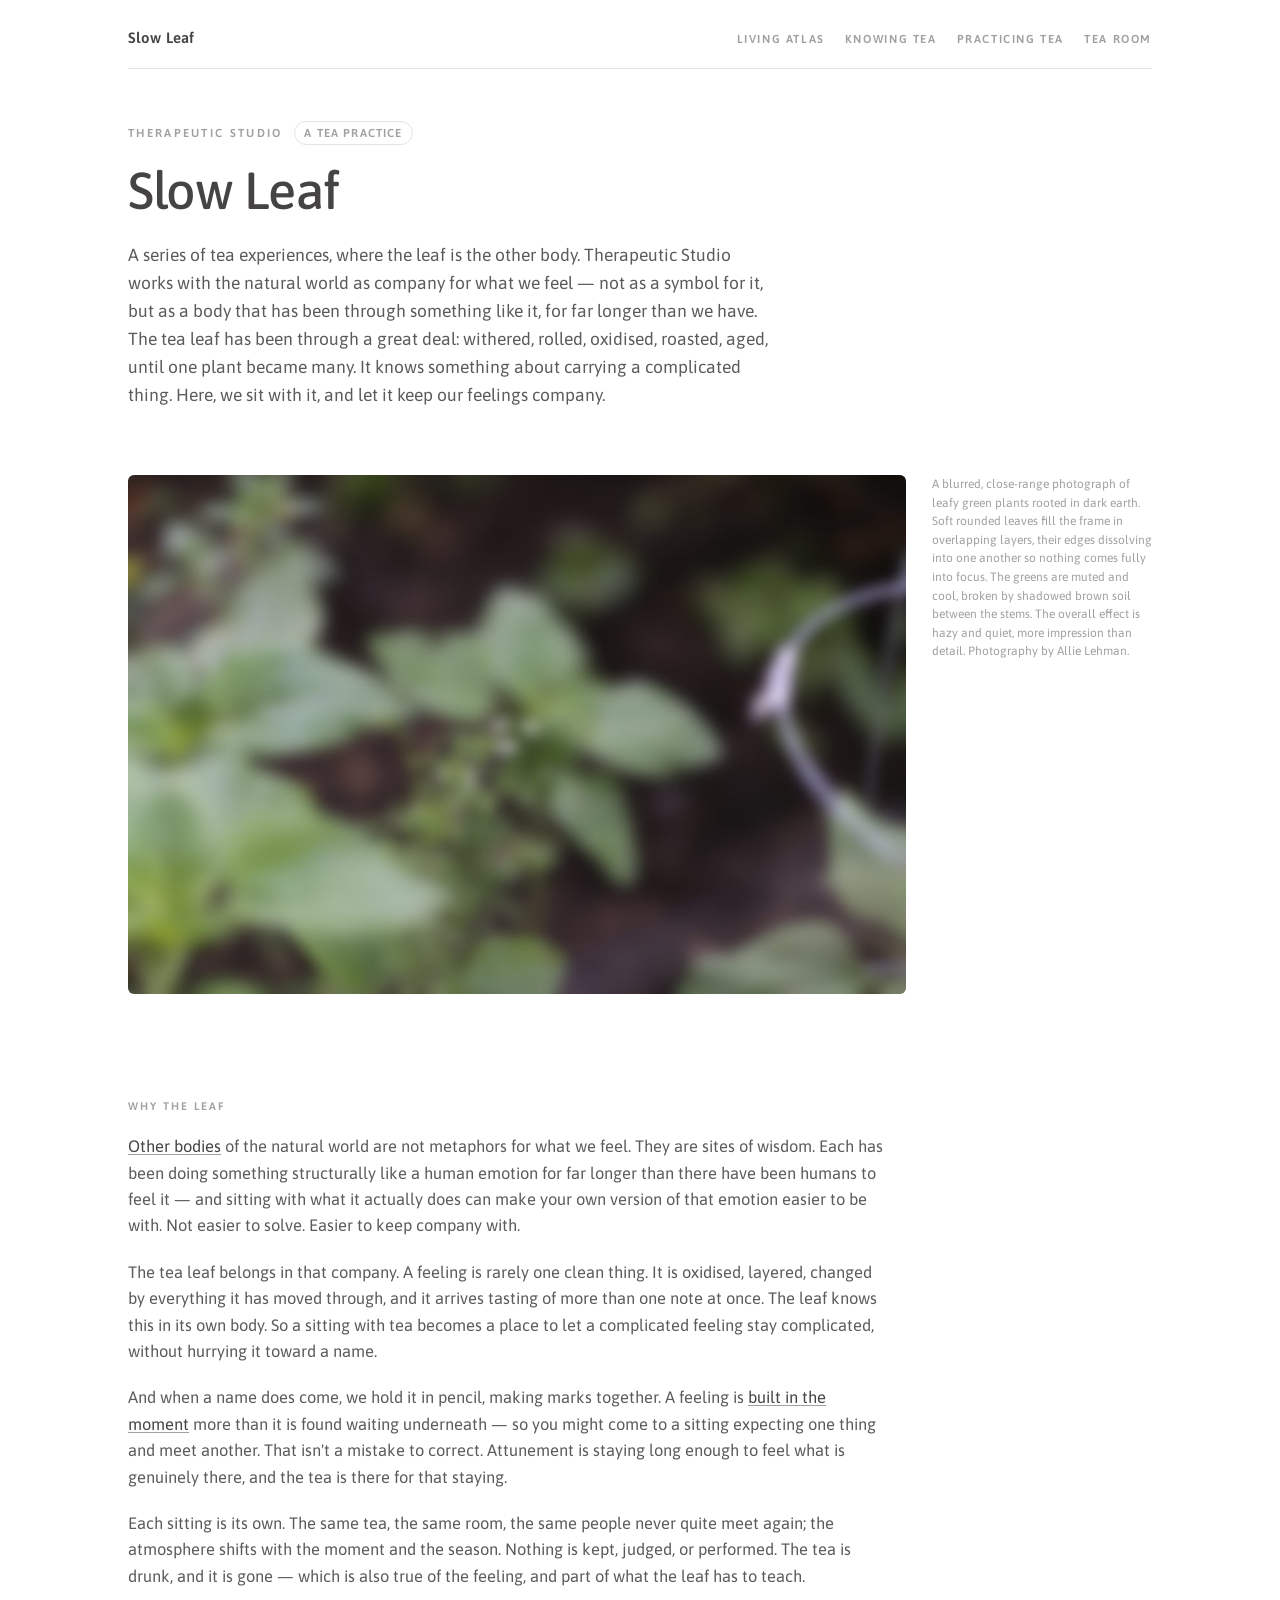
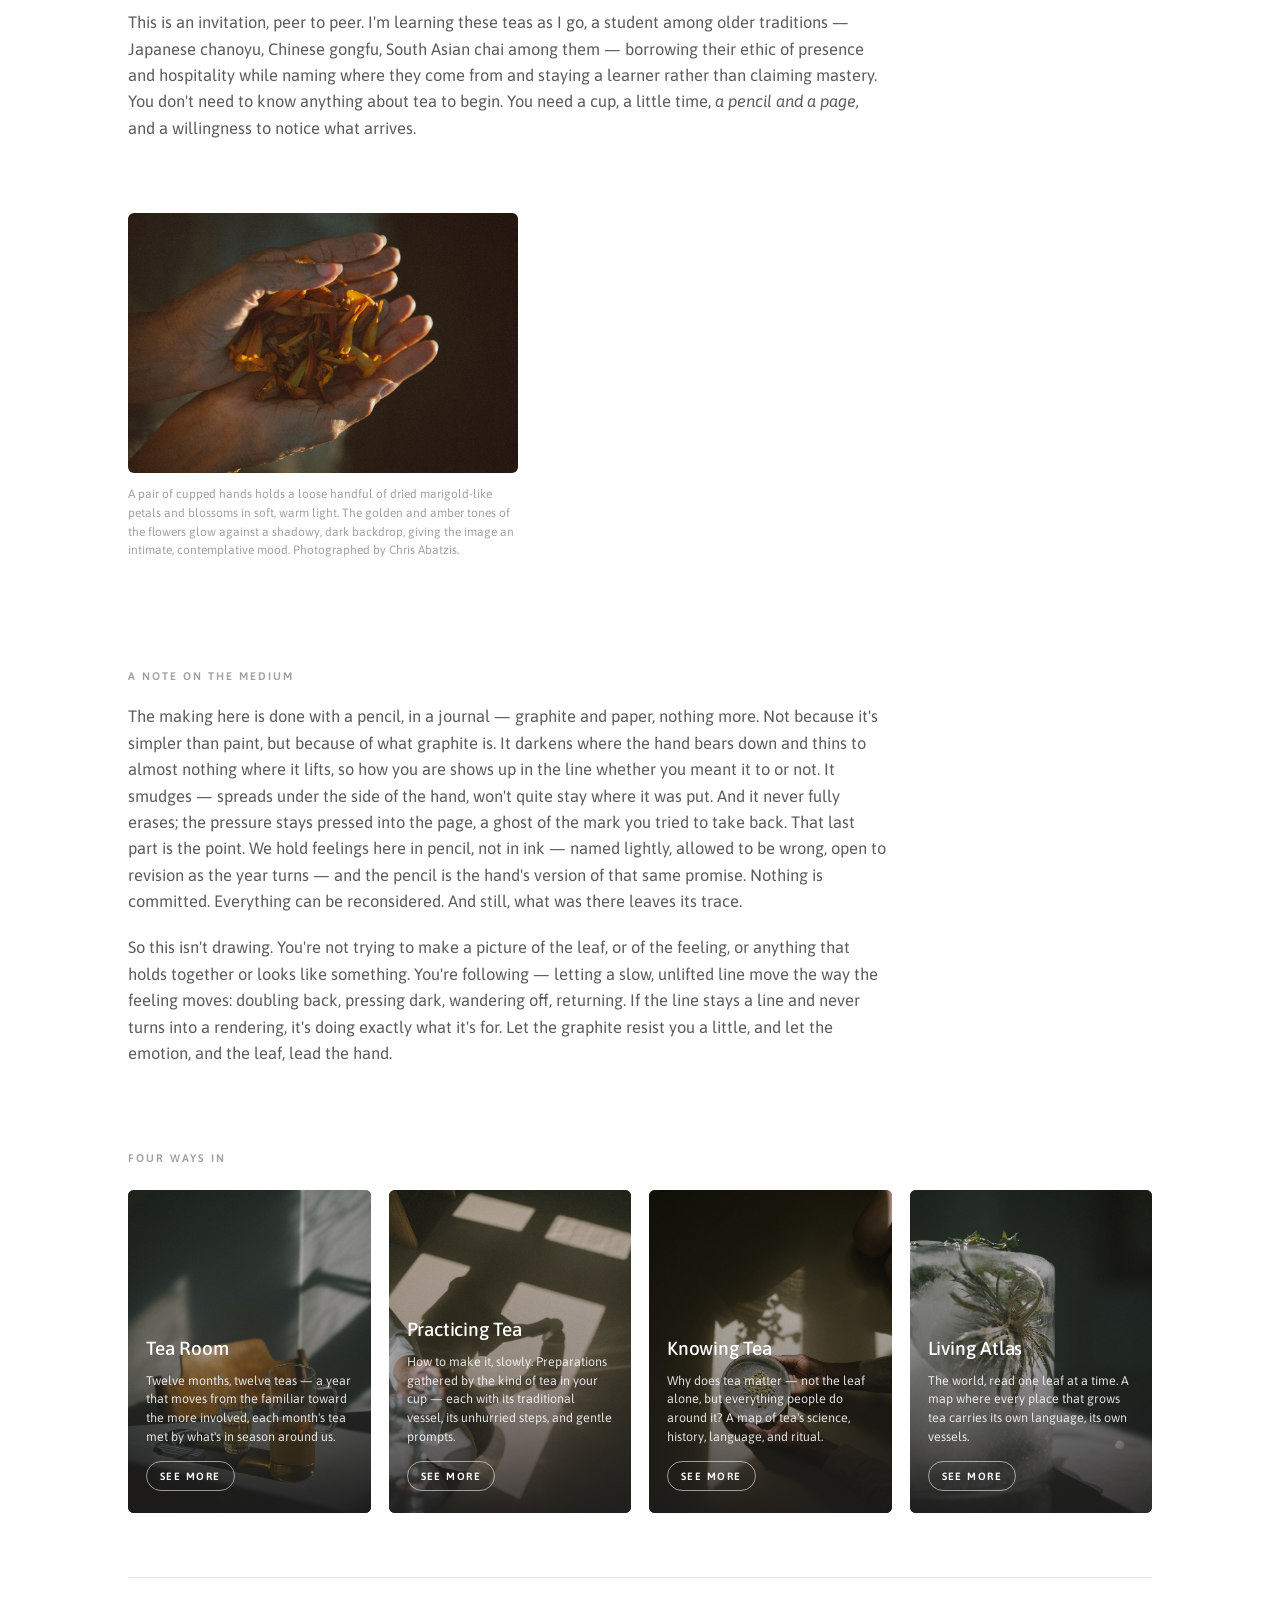
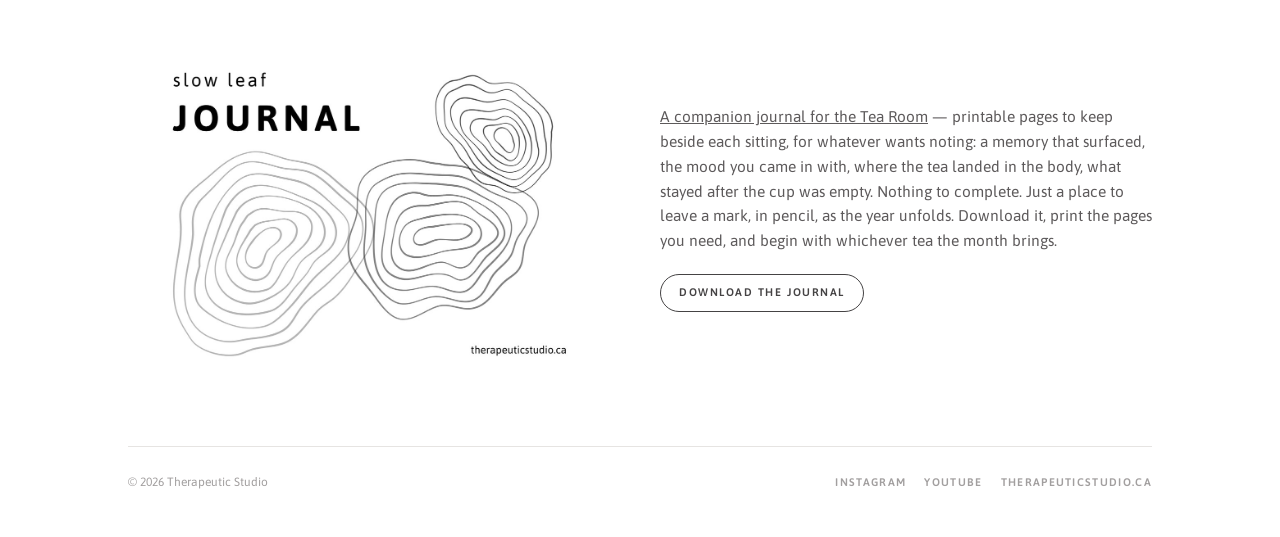
<file: index.html>
<!DOCTYPE html>
<html lang="en">
<head>
<meta charset="utf-8" />
<meta name="viewport" content="width=device-width, initial-scale=1" />
<title>Slow Leaf · Therapeutic Studio</title>
<meta name="description" content="A series of tea experiences, where the leaf is the other body. Sitting with tea as a way to let a complicated feeling stay complicated, without hurrying it toward a name." />
<link rel="preconnect" href="https://fonts.googleapis.com" />
<link rel="preconnect" href="https://fonts.gstatic.com" crossorigin />
<link href="https://fonts.googleapis.com/css2?family=Asap:ital,wght@0,400;0,500;0,600;1,400&display=swap" rel="stylesheet" />
<style>
  :root{--paper:#ffffff;--ink:#5d5a5b;--ink-strong:#454344;--stone:#a29f9f;
    --hair:#e6e4e2;--hair-soft:#efedeb;--panel:#faf9f8;--maxw:1080px;--ease:cubic-bezier(.22,.61,.36,1);}
  *{box-sizing:border-box;} html,body{margin:0;padding:0;}
  body{font-family:"Asap",system-ui,-apple-system,"Segoe UI",sans-serif;color:var(--ink);
    background:var(--paper);-webkit-font-smoothing:antialiased;line-height:1.6;}
  .wrap{max-width:var(--maxw);margin:0 auto;padding:0 28px;}
  a{color:inherit;}

  /* ── TOP NAV (matches sub-pages) ── */
  .topbar{display:flex;align-items:baseline;justify-content:space-between;gap:16px 28px;flex-wrap:wrap;
    padding:26px 0 18px;border-bottom:1px solid var(--hair);}
  .mark{font-weight:600;font-size:15px;letter-spacing:.02em;color:var(--ink-strong);text-decoration:none;}
  .navlinks{display:flex;flex-wrap:wrap;gap:20px;}
  .navlinks a{font-size:11.5px;letter-spacing:.14em;text-transform:uppercase;color:var(--stone);
    font-weight:600;text-decoration:none;transition:color .2s var(--ease);}
  .navlinks a:hover{color:var(--ink);}
  .navlinks a[aria-current="page"]{color:var(--ink-strong);}

  /* ── HERO ── */
  .hero{padding:52px 0 26px;max-width:720px;}
  .eyebrow{display:flex;align-items:center;gap:12px;font-size:11.5px;letter-spacing:.2em;
    text-transform:uppercase;color:var(--stone);font-weight:600;margin:0 0 18px;}
  .status{border:1px solid var(--hair);border-radius:100px;padding:2px 9px;letter-spacing:.1em;}
  h1{font-weight:500;font-size:clamp(32px,4.8vw,52px);line-height:1.07;letter-spacing:-.015em;
    color:var(--ink-strong);margin:0 0 22px;}
  h1 em{font-style:italic;font-weight:400;color:var(--ink);}
  .lede{font-size:17.5px;max-width:640px;margin:0;color:var(--ink);}

  /* ── FIGURES ── */
  figure{margin:40px 0;}
  .fig-full img{display:block;width:100%;height:auto;border-radius:6px;}
  figure.fig-full{display:grid;grid-template-columns:1fr;gap:14px;}
  .fig-side{display:grid;grid-template-columns:1fr 220px;gap:26px;align-items:start;}
  .fig-side.left{grid-template-columns:220px 1fr;}
  .fig-side img{display:block;width:100%;height:auto;border-radius:6px;}
  figcaption{font-size:12px;line-height:1.55;color:var(--stone);}
  /* enlarged single photo with caption beneath (≈25% larger than the side-by-side figures) */
  .fig-stack{display:block;margin:44px 0;max-width:390px;}
  .fig-stack img{display:block;width:100%;height:auto;border-radius:6px;}
  .fig-stack figcaption{margin-top:12px;max-width:660px;}
  /* image placeholder for photos whose source URL you still need to add */
  .ph{display:flex;align-items:center;justify-content:center;text-align:center;
    background:var(--panel);border:1px dashed var(--hair);border-radius:6px;
    color:var(--stone);font-size:12px;letter-spacing:.04em;padding:48px 24px;min-height:260px;}

  /* ── ESSAY ── */
  .essay{max-width:760px;padding:20px 0 8px;}
  .essay h2{font-size:11px;letter-spacing:.18em;text-transform:uppercase;color:var(--stone);
    font-weight:600;margin:44px 0 18px;}
  .essay p{font-size:16.5px;margin:0 0 20px;color:var(--ink);}
  .essay a.inline{color:var(--ink-strong);text-decoration:underline;text-decoration-color:var(--stone);
    text-underline-offset:2px;transition:text-decoration-color .2s var(--ease);}
  .essay a.inline:hover{text-decoration-color:var(--ink);}
  .essay em{font-style:italic;}

  /* ── CARDS ── */
  .cards-section{margin:56px 0 20px;}
  .cards-head{font-size:11px;letter-spacing:.18em;text-transform:uppercase;color:var(--stone);
    font-weight:600;margin:0 0 22px;}
  .cards{display:grid;grid-template-columns:repeat(4,1fr);gap:18px;}
  .card{position:relative;display:flex;flex-direction:column;justify-content:flex-end;
    aspect-ratio:3/4;border-radius:6px;overflow:hidden;text-decoration:none;color:#fff;
    background:var(--ink-strong);}
  .card img{position:absolute;inset:0;width:100%;height:100%;object-fit:cover;
    transition:transform .5s var(--ease);}
  .card::after{content:"";position:absolute;inset:0;
    background:linear-gradient(to top,rgba(30,28,28,.82) 0%,rgba(30,28,28,.34) 46%,rgba(30,28,28,.12) 100%);}
  .card:hover img{transform:scale(1.04);}
  .card .c-inner{position:relative;z-index:1;padding:20px 18px 22px;}
  .card h3{font-size:19px;font-weight:500;letter-spacing:-.01em;margin:0 0 8px;}
  .card p{font-size:12.5px;line-height:1.5;margin:0 0 14px;color:rgba(255,255,255,.86);}
  .card .more{font-size:10.5px;letter-spacing:.14em;text-transform:uppercase;font-weight:600;
    color:#fff;border:1px solid rgba(255,255,255,.55);border-radius:100px;padding:6px 13px;
    display:inline-block;transition:all .2s var(--ease);}
  .card:hover .more{background:#fff;color:var(--ink-strong);border-color:#fff;}

  /* ── JOURNAL ── */
  .journal{margin:64px 0 40px;padding:40px 0 8px;border-top:1px solid var(--hair);
    display:grid;grid-template-columns:1fr 1fr;gap:40px;align-items:center;}
  .journal .jtitle{font-weight:400;font-size:18px;letter-spacing:.36em;text-transform:lowercase;
    color:var(--stone);margin:0;}
  .journal .jbig{font-weight:600;font-size:clamp(40px,6vw,68px);letter-spacing:.02em;
    color:var(--ink-strong);margin:2px 0 0;line-height:1;}
  .journal p{font-size:15.5px;color:var(--ink);margin:0 0 20px;}
  .journal .jcap{font-size:12px;color:var(--stone);margin:16px 0 0;}
  .dl{font-size:11px;letter-spacing:.14em;text-transform:uppercase;font-weight:600;
    color:var(--ink-strong);border:1px solid var(--ink-strong);border-radius:100px;
    padding:9px 18px;text-decoration:none;display:inline-block;transition:all .2s var(--ease);}
  .dl:hover{background:var(--ink-strong);color:#fff;}

  /* ── FOOTER ── */
  footer{border-top:1px solid var(--hair);margin-top:24px;padding:26px 0 44px;
    display:flex;justify-content:space-between;align-items:center;flex-wrap:wrap;gap:12px;}
  footer .fnav{display:flex;gap:18px;flex-wrap:wrap;}
  footer a{font-size:11px;letter-spacing:.12em;text-transform:uppercase;color:var(--stone);
    text-decoration:none;font-weight:600;transition:color .2s var(--ease);}
  footer a:hover{color:var(--ink);}
  footer .copy{font-size:12px;color:var(--stone);}

  @media(max-width:720px){
    .fig-side,.fig-side.left{grid-template-columns:1fr;}
    .cards{grid-template-columns:1fr 1fr;}
    .journal{grid-template-columns:1fr;gap:24px;}
  }
  @media(max-width:460px){ .cards{grid-template-columns:1fr;} }
</style>
</head>
<body>
  <div class="wrap">

    <!-- NAV -->
    <nav class="topbar" aria-label="Slow Leaf">
      <a class="mark" href="index.html">Slow&nbsp;Leaf</a>
      <div class="navlinks">
        <a href="living-atlas.html">Living Atlas</a>
        <a href="knowing-tea.html">Knowing Tea</a>
        <a href="practicing-tea.html">Practicing Tea</a>
        <a href="tea-room.html">Tea Room</a>
      </div>
    </nav>

    <!-- HERO -->
    <header class="hero">
      <p class="eyebrow"><span>Therapeutic Studio</span><span class="status">A tea practice</span></p>
      <h1>Slow Leaf</h1>
      <p class="lede">A series of tea experiences, where the leaf is the other body. Therapeutic Studio works with the natural world as company for what we feel — not as a symbol for it, but as a body that has been through something like it, for far longer than we have. The tea leaf has been through a great deal: withered, rolled, oxidised, roasted, aged, until one plant became many. It knows something about carrying a complicated thing. Here, we sit with it, and let it keep our feelings company.</p>
    </header>

    <!-- HERO IMAGE -->
    <figure class="fig-side">
      <img src="images/hero-leaf.jpg"
           alt="A blurred, close-range photograph of leafy green plants rooted in dark earth." />
      <figcaption>A blurred, close-range photograph of leafy green plants rooted in dark earth. Soft rounded leaves fill the frame in overlapping layers, their edges dissolving into one another so nothing comes fully into focus. The greens are muted and cool, broken by shadowed brown soil between the stems. The overall effect is hazy and quiet, more impression than detail. Photography by Allie Lehman.</figcaption>
    </figure>

    <!-- ESSAY: WHY THE LEAF -->
    <section class="essay">
      <h2>Why the leaf</h2>
      <p><a class="inline" href="https://www.therapeuticstudio.ca/other-bodies">Other bodies</a> of the natural world are not metaphors for what we feel. They are sites of wisdom. Each has been doing something structurally like a human emotion for far longer than there have been humans to feel it — and sitting with what it actually does can make your own version of that emotion easier to be with. Not easier to solve. Easier to keep company with.</p>
      <p>The tea leaf belongs in that company. A feeling is rarely one clean thing. It is oxidised, layered, changed by everything it has moved through, and it arrives tasting of more than one note at once. The leaf knows this in its own body. So a sitting with tea becomes a place to let a complicated feeling stay complicated, without hurrying it toward a name.</p>
      <p>And when a name does come, we hold it in pencil, making marks together. A feeling is <a class="inline" href="https://therapeuticstudio.substack.com/p/between-shells" target="_blank" rel="noopener">built in the moment</a> more than it is found waiting underneath — so you might come to a sitting expecting one thing and meet another. That isn't a mistake to correct. Attunement is staying long enough to feel what is genuinely there, and the tea is there for that staying.</p>
      <p>Each sitting is its own. The same tea, the same room, the same people never quite meet again; the atmosphere shifts with the moment and the season. Nothing is kept, judged, or performed. The tea is drunk, and it is gone — which is also true of the feeling, and part of what the leaf has to teach.</p>
      <p>This is an invitation, peer to peer. I'm learning these teas as I go, a student among older traditions — Japanese chanoyu, Chinese gongfu, South Asian chai among them — borrowing their ethic of presence and hospitality while naming where they come from and staying a learner rather than claiming mastery. You don't need to know anything about tea to begin. You need a cup, a little time, <em>a pencil and a page,</em> and a willingness to notice what arrives.</p>
    </section>

    <!-- IMAGE: cupped hands / marigold petals — URL not available, add it below -->
    <figure class="fig-stack">
      <img src="images/note-hands.jpg" alt="A pair of cupped hands holds a loose handful of dried marigold-like petals and blossoms in soft, warm light." />
      <figcaption>A pair of cupped hands holds a loose handful of dried marigold-like petals and blossoms in soft, warm light. The golden and amber tones of the flowers glow against a shadowy, dark backdrop, giving the image an intimate, contemplative mood. Photographed by Chris Abatzis.</figcaption>
    </figure>

    <!-- ESSAY: A NOTE ON THE MEDIUM -->
    <section class="essay">
      <h2>A note on the medium</h2>
      <p>The making here is done with a pencil, in a journal — graphite and paper, nothing more. Not because it's simpler than paint, but because of what graphite is. It darkens where the hand bears down and thins to almost nothing where it lifts, so how you are shows up in the line whether you meant it to or not. It smudges — spreads under the side of the hand, won't quite stay where it was put. And it never fully erases; the pressure stays pressed into the page, a ghost of the mark you tried to take back. That last part is the point. We hold feelings here in pencil, not in ink — named lightly, allowed to be wrong, open to revision as the year turns — and the pencil is the hand's version of that same promise. Nothing is committed. Everything can be reconsidered. And still, what was there leaves its trace.</p>
      <p>So this isn't drawing. You're not trying to make a picture of the leaf, or of the feeling, or anything that holds together or looks like something. You're following — letting a slow, unlifted line move the way the feeling moves: doubling back, pressing dark, wandering off, returning. If the line stays a line and never turns into a rendering, it's doing exactly what it's for. Let the graphite resist you a little, and let the emotion, and the leaf, lead the hand.</p>
    </section>

    <!-- CARDS -->
    <section class="cards-section">
      <p class="cards-head">Four ways in</p>
      <div class="cards">

        <a class="card" href="tea-room.html">
          <img src="images/tea-room.jpg" alt="" />
          <div class="c-inner">
            <h3>Tea Room</h3>
            <p>Twelve months, twelve teas — a year that moves from the familiar toward the more involved, each month's tea met by what's in season around us.</p>
            <span class="more">See more</span>
          </div>
        </a>

        <a class="card" href="practicing-tea.html">
          <img src="images/practicing-tea.jpg" alt="" />
          <div class="c-inner">
            <h3>Practicing Tea</h3>
            <p>How to make it, slowly. Preparations gathered by the kind of tea in your cup — each with its traditional vessel, its unhurried steps, and gentle prompts.</p>
            <span class="more">See more</span>
          </div>
        </a>

        <a class="card" href="knowing-tea.html">
          <img src="images/knowing-tea.jpg" alt="" />
          <div class="c-inner">
            <h3>Knowing Tea</h3>
            <p>Why does tea matter — not the leaf alone, but everything people do around it? A map of tea's science, history, language, and ritual.</p>
            <span class="more">See more</span>
          </div>
        </a>

        <a class="card" href="living-atlas.html">
          <img src="images/living-atlas.jpg" alt="" />
          <div class="c-inner">
            <h3>Living Atlas</h3>
            <p>The world, read one leaf at a time. A map where every place that grows tea carries its own language, its own vessels.</p>
            <span class="more">See more</span>
          </div>
        </a>

      </div>
    </section>

    <!-- JOURNAL -->
    <section class="journal">
      <div>
        <img src="images/journal-cover.jpg" alt="Cover of the Slow Leaf Journal, with concentric tree-ring-like line drawings in soft grey." style="display:block;width:100%;height:auto;border-radius:6px;" />
      </div>
      <div>
        <p><a class="inline" href="files/slow-leaf-journal.pdf" download>A companion journal for the Tea Room</a> — printable pages to keep beside each sitting, for whatever wants noting: a memory that surfaced, the mood you came in with, where the tea landed in the body, what stayed after the cup was empty. Nothing to complete. Just a place to leave a mark, in pencil, as the year unfolds. Download it, print the pages you need, and begin with whichever tea the month brings.</p>
        <a class="dl" href="files/slow-leaf-journal.pdf" download>Download the journal</a>
      </div>
    </section>

    <!-- FOOTER -->
    <footer>
      <span class="copy">© 2026 Therapeutic Studio</span>
      <div class="fnav">
        <a href="https://www.instagram.com/therapeuticstudio.ca/" target="_blank" rel="noopener">Instagram</a>
        <a href="https://www.youtube.com/@therapeuticstudiodotca" target="_blank" rel="noopener">YouTube</a>
        <a href="https://www.therapeuticstudio.ca/" target="_blank" rel="noopener">therapeuticstudio.ca</a>
      </div>
    </footer>

  </div>
</body>
</html>
</file>
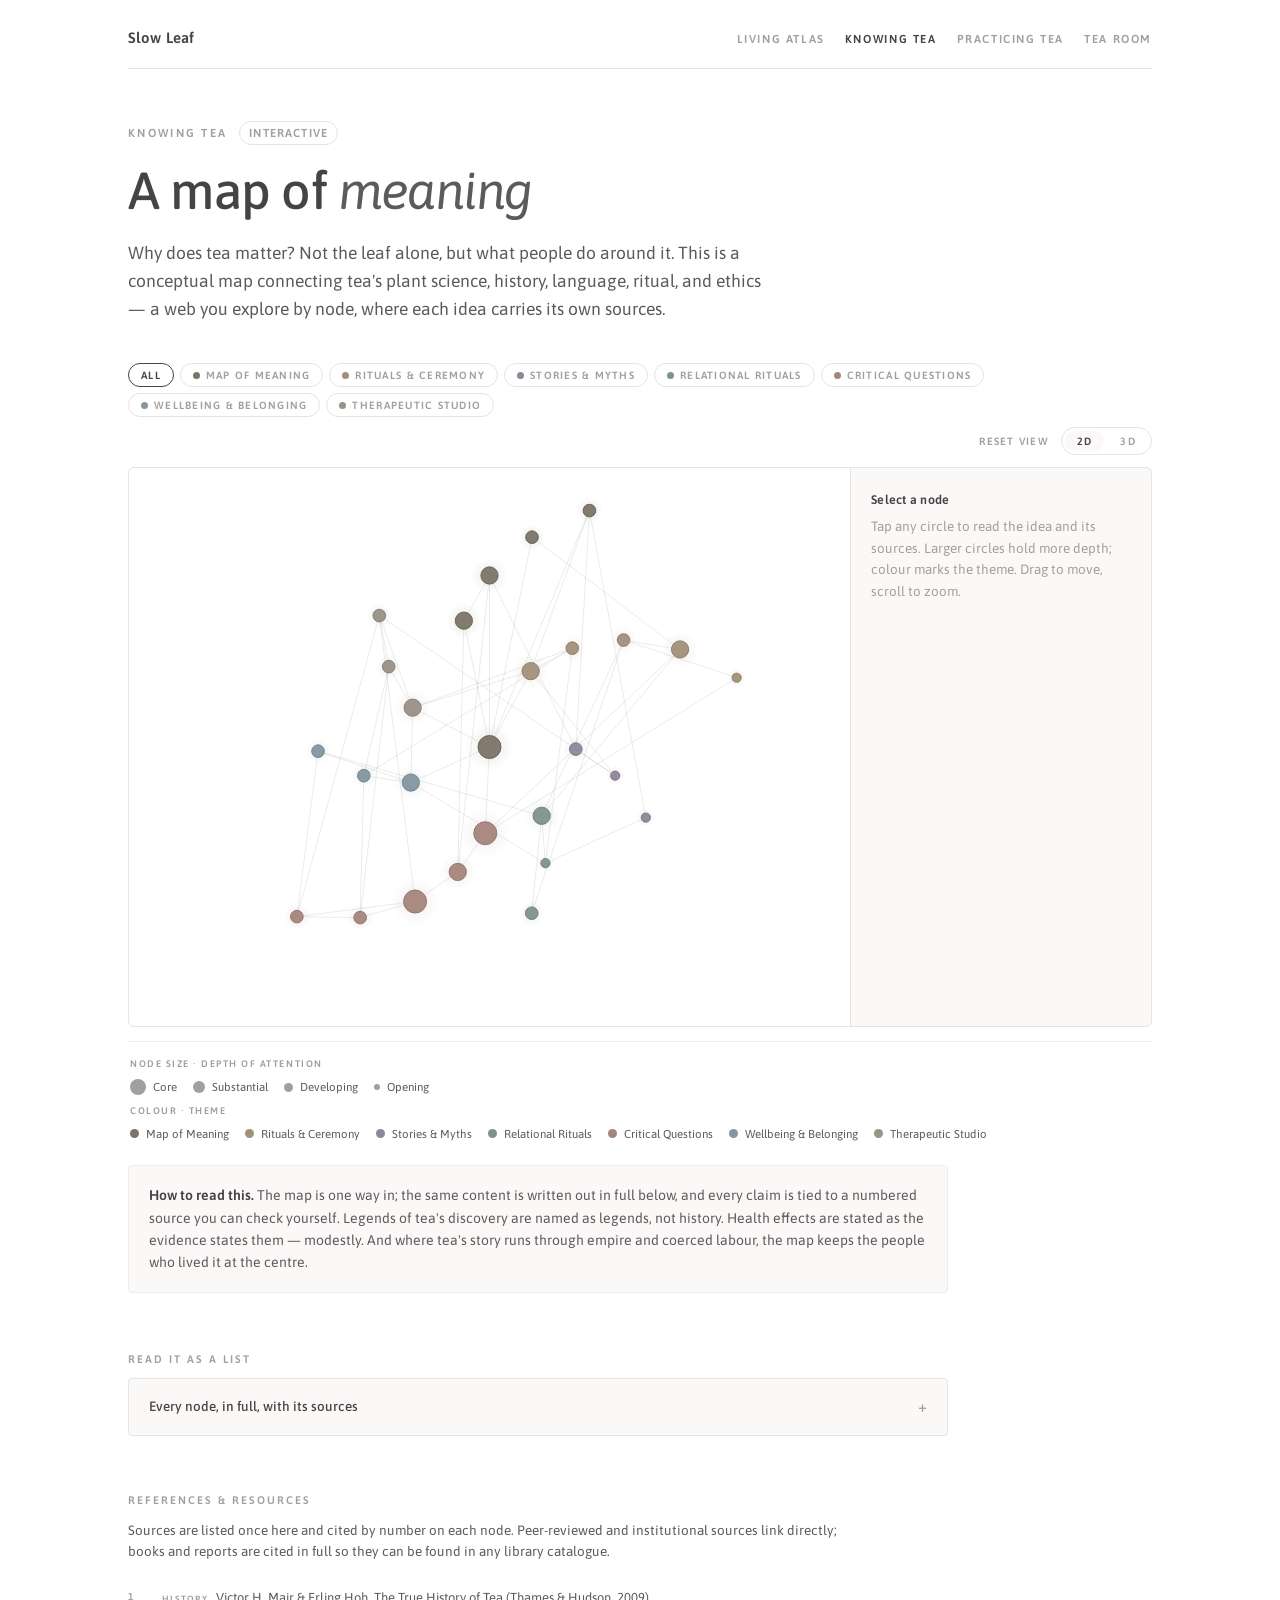
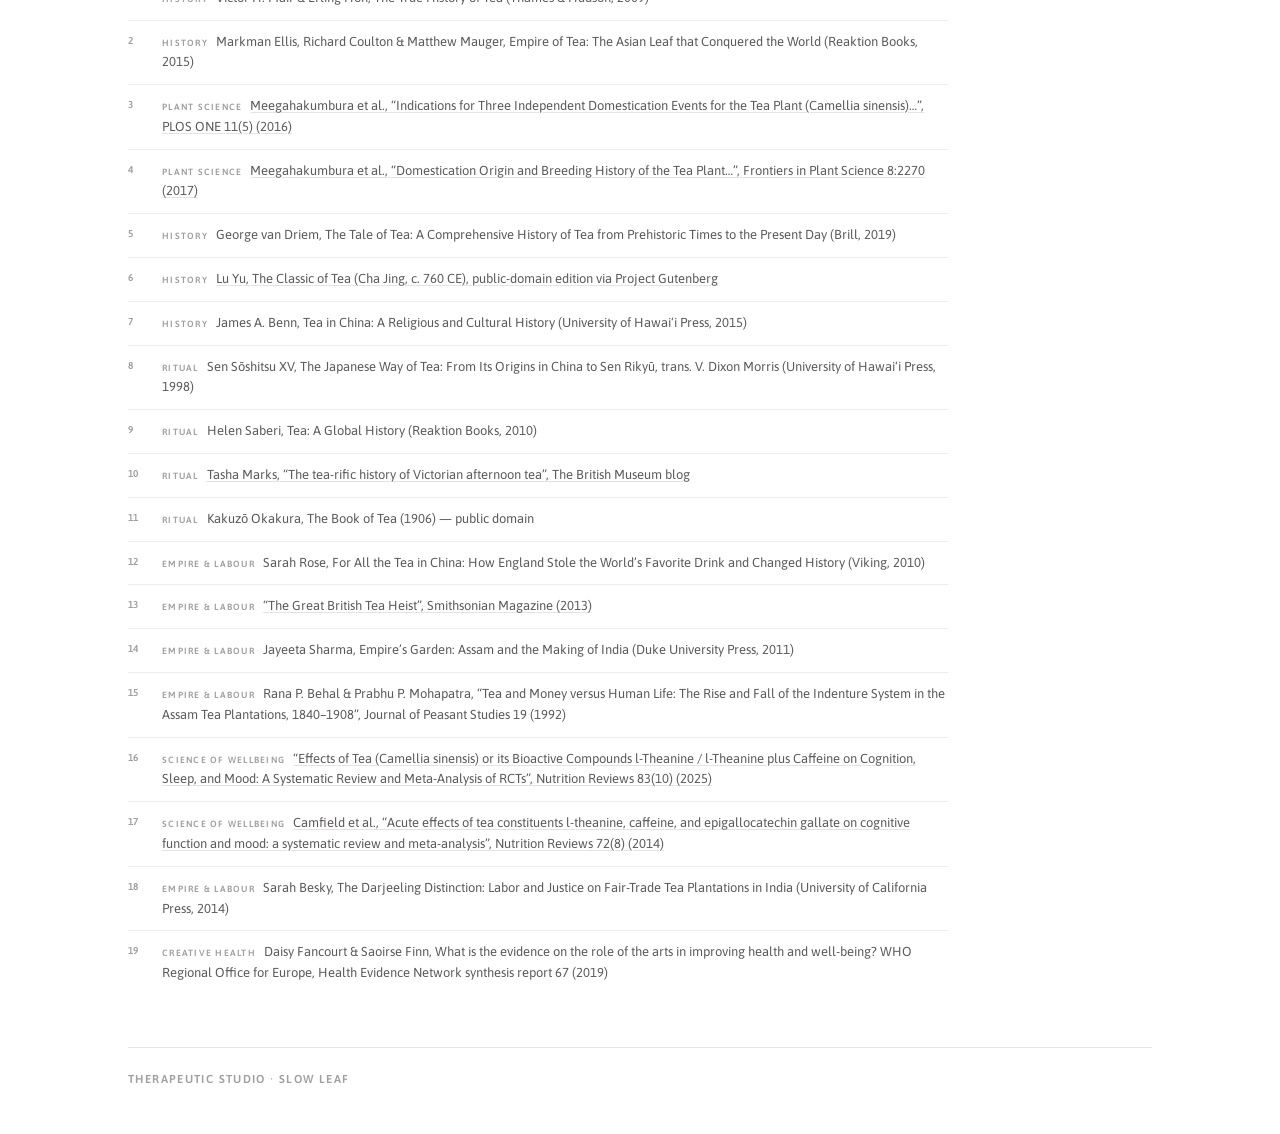
<file: knowing-tea.html>
<!DOCTYPE html>
<html lang="en">
<head>
<meta charset="utf-8" />
<meta name="viewport" content="width=device-width, initial-scale=1" />
<title>Knowing Tea · Slow Leaf</title>
<meta name="description" content="An interactive conceptual map of why tea matters — connecting history, plant science, language, ritual, and ethics, with a source for every claim." />
<link rel="preconnect" href="https://fonts.googleapis.com" />
<link rel="preconnect" href="https://fonts.gstatic.com" crossorigin />
<link href="https://fonts.googleapis.com/css2?family=Asap:ital,wght@0,400;0,500;0,600;1,400&display=swap" rel="stylesheet" />
<style>
  :root{--paper:#ffffff;--ink:#5d5a5b;--ink-strong:#454344;--stone:#a29f9f;
    --hair:#e6e4e2;--hair-soft:#efedeb;--panel:#faf9f8;--maxw:1080px;--ease:cubic-bezier(.22,.61,.36,1);
    /* muted theme tints, kept low-chroma to sit beside the ink/stone greys */
    --c-meaning:#7d7469;--c-ritual:#a2917a;--c-story:#8f8798;--c-relational:#7f938c;
    --c-ethics:#a5867c;--c-wellbeing:#8496a0;--c-approach:#9a9187;}
  *{box-sizing:border-box;} html,body{margin:0;padding:0;}
  body{font-family:"Asap",system-ui,-apple-system,"Segoe UI",sans-serif;color:var(--ink);
    background:var(--paper);-webkit-font-smoothing:antialiased;line-height:1.6;}
  .wrap{max-width:var(--maxw);margin:0 auto;padding:0 28px;}
  .topbar{display:flex;align-items:baseline;justify-content:space-between;gap:16px 28px;flex-wrap:wrap;
    padding:26px 0 18px;border-bottom:1px solid var(--hair);}
  .mark{font-weight:600;font-size:15px;letter-spacing:.02em;color:var(--ink-strong);text-decoration:none;}
  .navlinks{display:flex;flex-wrap:wrap;gap:20px;}
  .navlinks a{font-size:11.5px;letter-spacing:.14em;text-transform:uppercase;color:var(--stone);
    font-weight:600;text-decoration:none;transition:color .2s var(--ease);}
  .navlinks a:hover{color:var(--ink);}
  .navlinks a[aria-current="page"]{color:var(--ink-strong);}
  .hero{padding:52px 0 26px;max-width:720px;}
  .eyebrow{display:flex;align-items:center;gap:12px;font-size:11.5px;letter-spacing:.2em;
    text-transform:uppercase;color:var(--stone);font-weight:600;margin:0 0 18px;}
  .status{border:1px solid var(--hair);border-radius:100px;padding:2px 9px;letter-spacing:.1em;}
  h1{font-weight:500;font-size:clamp(32px,4.8vw,52px);line-height:1.07;letter-spacing:-.015em;
    color:var(--ink-strong);margin:0 0 20px;}
  h1 em{font-style:italic;font-weight:400;color:var(--ink);}
  .lede{font-size:17.5px;max-width:640px;margin:0;color:var(--ink);}

  /* ── MAP STAGE ── */
  .controls{display:flex;flex-wrap:wrap;align-items:center;gap:10px 8px;margin:14px 0 12px;}
  .tf{display:flex;flex-wrap:wrap;gap:6px;}
  .fbtn{font-family:inherit;font-size:10.5px;letter-spacing:.12em;text-transform:uppercase;font-weight:600;
    color:var(--stone);background:var(--paper);border:1px solid var(--hair);border-radius:100px;
    padding:5px 12px;cursor:pointer;transition:all .2s var(--ease);white-space:nowrap;}
  .fbtn:hover{color:var(--ink);border-color:var(--stone);}
  .fbtn[aria-pressed="true"]{color:var(--ink-strong);border-color:var(--ink-strong);}
  .fbtn .dot{display:inline-block;width:7px;height:7px;border-radius:100px;margin-right:6px;vertical-align:middle;
    background:var(--sw,var(--stone));transform:translateY(-1px);}
  .spacer{flex:1 1 auto;}
  .vtoggle{display:flex;gap:4px;border:1px solid var(--hair);border-radius:100px;padding:3px;}
  .vbtn{font-family:inherit;font-size:10.5px;letter-spacing:.12em;text-transform:uppercase;font-weight:600;
    color:var(--stone);background:transparent;border:none;border-radius:100px;padding:4px 12px;cursor:pointer;
    transition:all .2s var(--ease);}
  .vbtn[aria-pressed="true"]{color:var(--ink-strong);background:var(--panel);}
  .linkbtn{font-family:inherit;font-size:10.5px;letter-spacing:.12em;text-transform:uppercase;font-weight:600;
    color:var(--stone);background:none;border:none;cursor:pointer;padding:5px 4px;transition:color .2s var(--ease);}
  .linkbtn:hover{color:var(--ink);}

  .stage{position:relative;display:grid;grid-template-columns:1fr 300px;gap:1px;background:var(--hair);
    border:1px solid var(--hair);border-radius:6px;overflow:hidden;}
  .canvas-wrap{position:relative;background:var(--paper);min-height:520px;height:62vh;max-height:640px;touch-action:none;}
  canvas{display:block;width:100%;height:100%;cursor:grab;}
  canvas.grabbing{cursor:grabbing;}
  canvas.pointing{cursor:pointer;}

  /* tooltip */
  .tt{position:absolute;pointer-events:none;z-index:5;background:var(--ink-strong);color:#fff;
    border-radius:4px;padding:6px 9px;max-width:190px;opacity:0;transform:translateY(2px);
    transition:opacity .14s var(--ease);}
  .tt.show{opacity:1;}
  .tt .k{font-size:9px;letter-spacing:.14em;text-transform:uppercase;color:rgba(255,255,255,.55);margin-bottom:2px;}
  .tt .n{font-size:12.5px;line-height:1.35;}

  /* detail panel */
  .panel{background:var(--panel);padding:22px 20px 26px;overflow-y:auto;
    height:62vh;max-height:640px;min-height:520px;}
  .panel .empty{color:var(--stone);font-size:13.5px;}
  .panel .empty strong{display:block;color:var(--ink-strong);font-weight:600;font-size:12.5px;
    letter-spacing:.02em;margin-bottom:6px;text-transform:none;}
  .p-tag{font-size:10px;letter-spacing:.16em;text-transform:uppercase;font-weight:600;margin:0 0 8px;}
  .p-title{font-size:19px;font-weight:500;color:var(--ink-strong);line-height:1.2;margin:0 0 4px;letter-spacing:-.01em;}
  .p-sub{font-size:12.5px;color:var(--stone);margin:0 0 14px;}
  .p-body{font-size:13.5px;color:var(--ink);margin:0 0 4px;}
  .p-note{font-size:12px;color:var(--stone);font-style:italic;margin:10px 0 0;}
  .p-label{font-size:9.5px;letter-spacing:.16em;text-transform:uppercase;color:var(--stone);font-weight:600;
    margin:18px 0 8px;padding-top:14px;border-top:1px solid var(--hair);}
  .p-src{list-style:none;margin:0;padding:0;}
  .p-src li{font-size:12px;line-height:1.5;margin-bottom:8px;color:var(--ink);}
  .p-src a{color:var(--ink);text-decoration:underline;text-decoration-color:var(--hair);
    text-underline-offset:2px;transition:text-decoration-color .2s var(--ease);}
  .p-src a:hover{text-decoration-color:var(--stone);}
  .p-conns{display:flex;flex-wrap:wrap;gap:6px;}
  .chip{font-family:inherit;font-size:10.5px;letter-spacing:.02em;color:var(--ink);background:var(--paper);
    border:1px solid var(--hair);border-radius:100px;padding:4px 10px;cursor:pointer;transition:all .2s var(--ease);}
  .chip:hover{border-color:var(--stone);color:var(--ink-strong);}
  .chip .cd{display:inline-block;width:6px;height:6px;border-radius:100px;margin-right:5px;vertical-align:middle;
    background:var(--sw,var(--stone));transform:translateY(-1px);}

  /* legend */
  .legend{display:flex;flex-wrap:wrap;gap:6px 26px;margin:14px 0 4px;padding:14px 2px 0;
    border-top:1px solid var(--hair-soft);}
  .legend .grp{display:flex;flex-direction:column;gap:7px;}
  .legend .lt{font-size:9.5px;letter-spacing:.16em;text-transform:uppercase;color:var(--stone);font-weight:600;}
  .legend .row{display:flex;flex-wrap:wrap;gap:5px 16px;}
  .legend .li{display:flex;align-items:center;gap:7px;font-size:11.5px;color:var(--ink);}
  .legend .sz{border-radius:100px;background:var(--stone);flex-shrink:0;}
  .legend .sw{width:9px;height:9px;border-radius:100px;flex-shrink:0;}

  /* list fallback + references */
  .section{padding:8px 0;max-width:820px;}
  .section h2{font-size:11px;letter-spacing:.18em;text-transform:uppercase;color:var(--stone);
    font-weight:600;margin:40px 0 10px;}
  details.aslist{margin:6px 0 0;border:1px solid var(--hair);border-radius:4px;background:var(--panel);}
  details.aslist>summary{cursor:pointer;list-style:none;padding:15px 20px;font-size:13.5px;color:var(--ink-strong);
    font-weight:500;display:flex;align-items:center;justify-content:space-between;}
  details.aslist>summary::-webkit-details-marker{display:none;}
  details.aslist>summary::after{content:"+";color:var(--stone);font-size:16px;}
  details.aslist[open]>summary::after{content:"–";}
  .listbody{padding:2px 20px 20px;}
  .listgrp{margin:16px 0 0;}
  .listgrp>h3{font-size:11px;letter-spacing:.14em;text-transform:uppercase;font-weight:600;margin:0 0 8px;}
  .listgrp .entry{padding:12px 0;border-top:1px solid var(--hair-soft);}
  .listgrp .entry h4{font-size:14px;font-weight:500;color:var(--ink-strong);margin:0 0 3px;}
  .listgrp .entry p{font-size:13px;margin:0 0 6px;color:var(--ink);}
  .listgrp .entry .cites{font-size:11.5px;color:var(--stone);}
  .listgrp .entry .cites a{color:var(--stone);text-decoration:underline;text-decoration-color:var(--hair);text-underline-offset:2px;}
  .listgrp .entry .cites a:hover{color:var(--ink);}

  .bib{list-style:none;margin:14px 0 0;padding:0;counter-reset:b;}
  .bib li{position:relative;font-size:13px;line-height:1.6;color:var(--ink);padding:11px 0 11px 34px;
    border-top:1px solid var(--hair-soft);}
  .bib li:first-child{border-top:none;}
  .bib li::before{counter-increment:b;content:counter(b);position:absolute;left:0;top:12px;
    font-size:10px;font-weight:600;color:var(--stone);letter-spacing:.04em;}
  .bib a{color:var(--ink);text-decoration:underline;text-decoration-color:var(--hair);text-underline-offset:2px;}
  .bib a:hover{text-decoration-color:var(--stone);}
  .bib .cat{display:inline-block;font-size:9px;letter-spacing:.14em;text-transform:uppercase;font-weight:600;
    color:var(--stone);margin-right:8px;}

  .note{margin:22px 0 10px;padding:18px 20px;background:var(--panel);border:1px solid var(--hair-soft);
    border-radius:4px;font-size:14px;color:var(--ink);max-width:820px;}
  .note strong{color:var(--ink-strong);font-weight:600;}

  footer{border-top:1px solid var(--hair);padding:22px 0 46px;margin-top:44px;font-size:11.5px;
    letter-spacing:.12em;text-transform:uppercase;color:var(--stone);font-weight:600;}

  @media (max-width:840px){
    .stage{grid-template-columns:1fr;}
    .canvas-wrap{height:56vh;min-height:420px;}
    .panel{border-top:1px solid var(--hair);height:auto;max-height:none;min-height:0;}
  }
  @media (max-width:680px){.wrap{padding:0 20px;}}
  @media (prefers-reduced-motion:reduce){*{transition:none!important;}}
</style>
</head>
<body>
  <div class="wrap">
    <nav class="topbar" aria-label="Slow Leaf">
      <a class="mark" href="index.html">Slow&nbsp;Leaf</a>
      <div class="navlinks">
        <a href="living-atlas.html">Living Atlas</a>
        <a href="knowing-tea.html" aria-current="page">Knowing Tea</a>
        <a href="practicing-tea.html">Practicing Tea</a>
        <a href="tea-room.html">Tea Room</a>
      </div>
    </nav>

    <header class="hero">
      <p class="eyebrow"><span>Knowing Tea</span><span class="status">Interactive</span></p>
      <h1>A map of <em>meaning</em></h1>
      <p class="lede">Why does tea matter? Not the leaf alone, but what people do around it. This is a conceptual map connecting tea's plant science, history, language, ritual, and ethics — a web you explore by node, where each idea carries its own sources.</p>
    </header>

    <div class="controls" role="region" aria-label="Map controls">
      <div class="tf" id="filters" role="group" aria-label="Filter by theme"></div>
      <span class="spacer"></span>
      <button class="linkbtn" id="reset" type="button">Reset view</button>
      <div class="vtoggle" role="group" aria-label="Map view">
        <button class="vbtn" id="v2d" type="button" aria-pressed="true">2D</button>
        <button class="vbtn" id="v3d" type="button" aria-pressed="false">3D</button>
      </div>
    </div>

    <div class="stage">
      <div class="canvas-wrap" id="cwrap">
        <canvas id="map" aria-label="Conceptual map of tea. Interactive; a readable list of every node follows below."></canvas>
        <div class="tt" id="tt"><div class="k" id="tt-k"></div><div class="n" id="tt-n"></div></div>
      </div>
      <aside class="panel" id="panel" aria-live="polite">
        <div class="empty" id="empty"><strong>Select a node</strong>Tap any circle to read the idea and its sources. Larger circles hold more depth; colour marks the theme. Drag to move, scroll to zoom.</div>
      </aside>
    </div>

    <div class="legend" aria-hidden="true">
      <div class="grp">
        <span class="lt">Node size · depth of attention</span>
        <div class="row">
          <span class="li"><span class="sz" style="width:16px;height:16px"></span>Core</span>
          <span class="li"><span class="sz" style="width:12px;height:12px"></span>Substantial</span>
          <span class="li"><span class="sz" style="width:9px;height:9px"></span>Developing</span>
          <span class="li"><span class="sz" style="width:6px;height:6px"></span>Opening</span>
        </div>
      </div>
      <div class="grp">
        <span class="lt">Colour · theme</span>
        <div class="row" id="legend-cats"></div>
      </div>
    </div>

    <div class="note"><strong>How to read this.</strong> The map is one way in; the same content is written out in full below, and every claim is tied to a numbered source you can check yourself. Legends of tea's discovery are named as legends, not history. Health effects are stated as the evidence states them — modestly. And where tea's story runs through empire and coerced labour, the map keeps the people who lived it at the centre.</div>

    <div class="section">
      <h2>Read it as a list</h2>
      <details class="aslist" id="aslist">
        <summary>Every node, in full, with its sources</summary>
        <div class="listbody" id="listbody"></div>
      </details>
    </div>

    <div class="section">
      <h2>References &amp; resources</h2>
      <p style="font-size:13.5px;color:var(--ink);margin:0 0 4px;max-width:720px;">Sources are listed once here and cited by number on each node. Peer-reviewed and institutional sources link directly; books and reports are cited in full so they can be found in any library catalogue.</p>
      <ol class="bib" id="bib"></ol>
    </div>

    <footer>Therapeutic Studio · Slow Leaf</footer>
  </div>

<script>
/* ============================================================
   KNOWING TEA — data
   Every body is written in Slow Leaf's own words. Every node
   lists source keys resolved against SOURCES below.
   ============================================================ */
const CATS = {
  meaning:    {label:"Map of Meaning",        color:"#7d7469"},
  ritual:     {label:"Rituals & Ceremony",    color:"#a2917a"},
  story:      {label:"Stories & Myths",       color:"#8f8798"},
  relational: {label:"Relational Rituals",    color:"#7f938c"},
  ethics:     {label:"Critical Questions",    color:"#a5867c"},
  wellbeing:  {label:"Wellbeing & Belonging", color:"#8496a0"},
  approach:   {label:"Therapeutic Studio",    color:"#9a9187"},
};
const CAT_ORDER = ["meaning","ritual","story","relational","ethics","wellbeing","approach"];

const SOURCES = {
  botany_plos:{cat:"Plant science", t:"Meegahakumbura et al., \u201cIndications for Three Independent Domestication Events for the Tea Plant (Camellia sinensis)\u2026\u201d, PLOS ONE 11(5) (2016)", u:"https://journals.plos.org/plosone/article?id=10.1371/journal.pone.0155369"},
  botany_front:{cat:"Plant science", t:"Meegahakumbura et al., \u201cDomestication Origin and Breeding History of the Tea Plant\u2026\u201d, Frontiers in Plant Science 8:2270 (2017)", u:"https://www.frontiersin.org/journals/plant-science/articles/10.3389/fpls.2017.02270/full"},
  luyu_gut:{cat:"History", t:"Lu Yu, The Classic of Tea (Cha Jing, c. 760 CE), public-domain edition via Project Gutenberg", u:"https://www.gutenberg.org/ebooks/23949"},
  mair_hoh:{cat:"History", t:"Victor H. Mair & Erling Hoh, The True History of Tea (Thames & Hudson, 2009)"},
  vandriem:{cat:"History", t:"George van Driem, The Tale of Tea: A Comprehensive History of Tea from Prehistoric Times to the Present Day (Brill, 2019)"},
  empire_of_tea:{cat:"History", t:"Markman Ellis, Richard Coulton & Matthew Mauger, Empire of Tea: The Asian Leaf that Conquered the World (Reaktion Books, 2015)"},
  sen_soshitsu:{cat:"Ritual", t:"Sen S\u014dshitsu XV, The Japanese Way of Tea: From Its Origins in China to Sen Riky\u016b, trans. V. Dixon Morris (University of Hawai\u2018i Press, 1998)"},
  saberi:{cat:"Ritual", t:"Helen Saberi, Tea: A Global History (Reaktion Books, 2010)"},
  britmus:{cat:"Ritual", t:"Tasha Marks, \u201cThe tea-rific history of Victorian afternoon tea\u201d, The British Museum blog", u:"https://www.britishmuseum.org/blog/tea-rific-history-victorian-afternoon-tea"},
  okakura:{cat:"Ritual", t:"Kakuz\u014d Okakura, The Book of Tea (1906) \u2014 public domain"},
  benn:{cat:"History", t:"James A. Benn, Tea in China: A Religious and Cultural History (University of Hawai\u2018i Press, 2015)"},
  rose:{cat:"Empire & labour", t:"Sarah Rose, For All the Tea in China: How England Stole the World\u2019s Favorite Drink and Changed History (Viking, 2010)"},
  smithsonian:{cat:"Empire & labour", t:"\u201cThe Great British Tea Heist\u201d, Smithsonian Magazine (2013)", u:"https://www.smithsonianmag.com/history/the-great-british-tea-heist-9866709/"},
  sharma:{cat:"Empire & labour", t:"Jayeeta Sharma, Empire\u2019s Garden: Assam and the Making of India (Duke University Press, 2011)"},
  behal:{cat:"Empire & labour", t:"Rana P. Behal & Prabhu P. Mohapatra, \u201cTea and Money versus Human Life: The Rise and Fall of the Indenture System in the Assam Tea Plantations, 1840\u20131908\u201d, Journal of Peasant Studies 19 (1992)"},
  besky:{cat:"Empire & labour", t:"Sarah Besky, The Darjeeling Distinction: Labor and Justice on Fair-Trade Tea Plantations in India (University of California Press, 2014)"},
  nutrev:{cat:"Science of wellbeing", t:"\u201cEffects of Tea (Camellia sinensis) or its Bioactive Compounds l-Theanine / l-Theanine plus Caffeine on Cognition, Sleep, and Mood: A Systematic Review and Meta-Analysis of RCTs\u201d, Nutrition Reviews 83(10) (2025)", u:"https://academic.oup.com/nutritionreviews/article/83/10/1873/8123998"},
  camfield:{cat:"Science of wellbeing", t:"Camfield et al., \u201cAcute effects of tea constituents l-theanine, caffeine, and epigallocatechin gallate on cognitive function and mood: a systematic review and meta-analysis\u201d, Nutrition Reviews 72(8) (2014)", u:"https://pubmed.ncbi.nlm.nih.gov/24946991/"},
  fancourt:{cat:"Creative health", t:"Daisy Fancourt & Saoirse Finn, What is the evidence on the role of the arts in improving health and well-being? WHO Regional Office for Europe, Health Evidence Network synthesis report 67 (2019)"},
};

const NODES = [
  /* ── MAP OF MEANING ── */
  {id:"m1",cat:"meaning",depth:5,name:"Why tea matters",sub:"The question this map holds open",
   body:"After water, tea is the most widely consumed prepared drink in the world \u2014 yet its meaning is carried less by the leaf than by what people do around it: grow it, prepare it, offer it, share it. This map sets tea's plant science, history, language, ritual, and ethics beside one another so each can be read against the rest, rather than as a list of facts.",
   src:["mair_hoh","empire_of_tea"],connects:["m2","m3","m4","m5","r1","e1","w1","a1"]},
  {id:"m2",cat:"meaning",depth:4,name:"One plant, many teas",sub:"Green, white, oolong, black, dark \u2014 all one species",
   body:"Every \u201ctrue\u201d tea comes from a single species, Camellia sinensis; the differences between green, white, oolong, black and dark teas come from how the leaf is handled after picking, not from different plants. Botanists recognise two main varieties \u2014 var. sinensis (the small-leaved \u201cChina\u201d type) and var. assamica (the broad-leaved \u201cAssam\u201d type).",
   src:["botany_plos","botany_front","vandriem"],connects:["m1","m3","e2"]},
  {id:"m3",cat:"meaning",depth:4,name:"Where tea began",sub:"The borderlands of southwest China, Myanmar and Assam",
   body:"The tea plant is native to the uplands where southwest China, northern Myanmar and northeast India meet. Genetic studies suggest tea was domesticated more than once \u2014 the China type in southern China, and Assam-type teas independently in Yunnan and in Assam. The earliest written accounts of tea-drinking come from China.",
   src:["botany_plos","vandriem"],connects:["m1","m2","s1","e2"]},
  {id:"m4",cat:"meaning",depth:3,name:"The word for tea",sub:"Two roots that map two trade routes",
   body:"Almost every word for tea on earth descends from one of two Chinese roots. \u201cCha\u201d travelled overland \u2014 becoming Persian ch\u0101y, Arabic sh\u0101i, Russian chai. \u201cTe\u201d came from the Min Nan t\u00ea of coastal Fujian, carried by sea by Dutch traders to become French th\u00e9 and English tea. The word you use is a fossil of how tea reached you (with exceptions, such as Portuguese ch\u00e1, carried by sea yet keeping the \u201ccha\u201d branch).",
   src:["mair_hoh","vandriem"],connects:["m1","r4"]},
  {id:"m5",cat:"meaning",depth:3,name:"The first book of tea",sub:"Lu Yu's Classic of Tea, c. 760 CE",
   body:"Around 760 CE, in the Tang dynasty, the scholar Lu Yu wrote the Cha Jing, or Classic of Tea \u2014 the first known monograph on tea anywhere. In three scrolls and ten chapters it treats tea's origins, tools, making and drinking, and helped move tea from a medicinal draught toward a cultivated art.",
   src:["luyu_gut","benn"],connects:["m1","r1","s1","s3"]},

  /* ── RITUALS & CEREMONY ── */
  {id:"r1",cat:"ritual",depth:4,name:"Chanoyu, the Way of Tea",sub:"Japan's ceremony of restraint",
   body:"In Japan, the practice of chanoyu (also ch\u0101d\u014d, \u201cthe way of tea\u201d) was shaped in the sixteenth century by the tea master Sen no Riky\u016b, who is remembered for four guiding principles \u2014 wa (harmony), kei (respect), sei (purity) and jaku (tranquillity) \u2014 and for wabi-cha, an aesthetic of deliberate simplicity. Tea had reached Japan centuries earlier through Zen monks returning from China.",
   src:["sen_soshitsu"],connects:["m5","r2","s2","a1"]},
  {id:"r2",cat:"ritual",depth:3,name:"Ichi-go ichi-e",sub:"One time, one meeting",
   body:"Tied to the ceremony is the phrase ichi-go ichi-e \u2014 \u201cone time, one meeting\u201d \u2014 associated with Riky\u016b's teacher Takeno J\u014d\u014d: the idea that this exact gathering, with these people, in this season, will never be repeated, and so deserves full attention. It reframes the ceremony as care for a moment that will not return.",
   src:["sen_soshitsu"],connects:["r1","rel2","w2","a1"]},
  {id:"r3",cat:"ritual",depth:3,name:"Everyday cups",sub:"Most tea in the world is ordinary",
   body:"Beside formal ceremony sits daily tea: Chinese gongfu brewing, the British and Irish \u201ccuppa,\u201d Turkish \u00e7ay in tulip glasses, Tibetan butter tea churned with salt. The great majority of tea is domestic and constant \u2014 the ceremony of the ordinary, repeated without occasion.",
   src:["saberi"],connects:["r4","rel3","rel1"]},
  {id:"r4",cat:"ritual",depth:4,name:"Atay and the three glasses",sub:"North African hospitality, kept by the Amazigh",
   body:"Across the Maghreb, mint tea \u2014 atay \u2014 is gunpowder green tea, spearmint and sugar, poured from a height into small glasses and offered to guests as an near-obligation of welcome. A widely recited proverb likens the three glasses drawn from one pot to life, love and death (its wording varies by telling). The tea arrived through eighteenth- and nineteenth-century trade, but the code of hospitality it carries \u2014 kept above all by Amazigh (Berber) communities \u2014 is older than the drink.",
   src:["vandriem","saberi"],connects:["m4","r3","rel1","e1"]},
  {id:"r5",cat:"ritual",depth:2,name:"Afternoon tea",sub:"A court fashion becomes a class ritual",
   body:"In Britain the late-afternoon light meal is popularly credited to Anna, seventh Duchess of Bedford, around 1840 \u2014 though small afternoon meals predate her, and tea had entered the English court far earlier. As one of Queen Victoria's circle, she helped a private habit become a fashionable, and then a class-marked, ritual.",
   src:["britmus","empire_of_tea"],connects:["r3","e1"]},

  /* ── STORIES & MYTHS ── */
  {id:"s1",cat:"story",depth:3,name:"Shennong's leaf",sub:"A founding legend, not a date",
   body:"By a legend recorded in later texts, the mythic Chinese ruler-herbalist Shennong discovered tea around 2737 BCE when leaves drifted into his boiling water; a variant has tea working as an antidote to a poison he had tasted. Lu Yu himself traced tea's beginnings to Shennong. It is a story a culture tells about itself \u2014 a founding image, not a datable event.",
   src:["luyu_gut","benn"],connects:["m3","m5","s2"]},
  {id:"s2",cat:"story",depth:2,name:"Bodhidharma's eyelids",sub:"Tea bound to wakeful attention",
   body:"A later legend, told in Japan and India, holds that the monk Bodhidharma \u2014 founder of Chan, or Zen \u2014 cut away his eyelids to keep from sleeping in meditation, and tea plants grew where they fell. The tale explains tea's long link with meditation and alertness rather than its botany; it is myth, and reads best as such.",
   src:["vandriem"],connects:["s1","r1","a3"]},
  {id:"s3",cat:"story",depth:2,name:"Tea in poetry",sub:"A companion to thought and friendship",
   body:"Across traditions, tea recurs in verse and prose as a companion to thought, solitude and friendship \u2014 a famous example being the Tang poet Lu Tong's \u201cSong of Tea,\u201d often called the Seven Bowls of Tea. Stories and poems are part of how tea's meaning is carried, not ornament around it.",
   src:["benn"],connects:["m5","rel2"]},

  /* ── RELATIONAL RITUALS ── */
  {id:"rel1",cat:"relational",depth:4,name:"Tea and hospitality",sub:"The grammar of welcome",
   body:"In many cultures, offering tea is the basic grammar of welcome: Maghrebi atay, South and Central Asian chai, the East Asian courtesy of serving the guest first. To pour for someone is to make time and space for them \u2014 a small, repeated act of inclusion.",
   src:["saberi","vandriem"],connects:["r4","rel2","rel3","w3"]},
  {id:"rel2",cat:"relational",depth:2,name:"Tea and solitude",sub:"Attention turned inward",
   body:"Tea is also kept alone \u2014 a single pot as punctuation in a working day, a way of marking a pause. Solitary tea is not a lesser version of the shared kind; it is the same attention, turned inward. Okakura's Book of Tea reads this quietness as tea's aesthetic heart.",
   src:["okakura"],connects:["r2","rel1","s3","w1"]},
  {id:"rel3",cat:"relational",depth:3,name:"Chai and the shared cup",sub:"Ubiquity as community",
   body:"In South Asia, masala chai \u2014 black tea simmered with milk, sugar and spices \u2014 is a household and street-corner constant, and the roadside chai-wallah is a fixture of daily life. Its very ordinariness is a form of community, a shared cup passed through a whole society.",
   src:["saberi"],connects:["r3","rel1"]},

  /* ── CRITICAL QUESTIONS ── */
  {id:"e1",cat:"ethics",depth:5,name:"Tea and empire",sub:"The trade that financed a drug",
   body:"Britain's demand for Chinese tea created a trade deficit it chose to finance by smuggling opium into China \u2014 a policy that helped precipitate the Opium Wars from 1839. Tea's comfort and its role in a violent imperial economy are part of the same history, and this map does not separate them.",
   src:["rose","empire_of_tea"],connects:["m1","e2","r4","r5"]},
  {id:"e2",cat:"ethics",depth:4,name:"The stolen recipe",sub:"Robert Fortune, 1848",
   body:"In 1848 the British East India Company sent the botanist Robert Fortune, in disguise, into China's forbidden tea districts to take plants, seeds and the closely guarded knowledge of tea-making \u2014 along with skilled Chinese tea workers \u2014 to build plantations in India. It is often called one of history's great acts of corporate espionage.",
   src:["rose","smithsonian"],connects:["m2","m3","e1","e3"]},
  {id:"e3",cat:"ethics",depth:5,name:"Whose hands pick the leaf",sub:"The workers the plantations were built on",
   body:"The plantations that transfer made possible ran on coerced labour. From the 1850s the British recruited Adivasi workers from central India \u2014 present-day Jharkhand, Odisha, Chhattisgarh and Bengal \u2014 to Assam under indenture, often through fraud and force; many died on the journey, penal contracts bound workers to the estates, and their descendants, the \u201ctea tribes,\u201d still contend with wage and civic inequities. These lives belong at the centre of tea's story, not its margins.",
   src:["sharma","behal"],connects:["e2","e4","e5"]},
  {id:"e4",cat:"ethics",depth:3,name:"Wellness claims and evidence",sub:"Marketing is not evidence",
   body:"Tea is often sold with sweeping health claims. The measured evidence is narrower and more honest: meta-analyses find, for instance, that tea's compounds l-theanine and caffeine together give small-to-moderate, short-lived gains in attention, while many other claims remain uncertain. Knowing tea well means holding the difference between what is marketed and what is shown.",
   src:["nutrev","camfield"],connects:["e3","w2","a2"]},
  {id:"e5",cat:"ethics",depth:3,name:"Access and appropriation",sub:"Who profits, who is credited",
   body:"Who profits from tea, whose traditions are borrowed without credit, and who can afford \u201cceremony\u201d are live questions. Naming a practice's community of origin, and supporting fair returns to the people who grow and keep it, is part of drinking well \u2014 as studies of Darjeeling's fair-trade estates make plain.",
   src:["besky","sharma"],connects:["e3","e4","w3","a3"]},

  /* ── WELLBEING & BELONGING ── */
  {id:"w1",cat:"wellbeing",depth:4,name:"Comfort, connection, presence",sub:"Ordinary goods, plainly named",
   body:"Tea's felt goods are mostly ordinary and real: warmth in the hands, a shared pause, a moment of attention. These sensory and social comforts are distinct from medical claims, and they do not need to borrow medical language to matter. Naming them plainly is more honest than promising cures.",
   src:["okakura","camfield"],connects:["m1","rel2","w2","w3","a1"]},
  {id:"w2",cat:"wellbeing",depth:3,name:"A moment's attention",sub:"The larger effect is behavioural",
   body:"Where tea supports wellbeing, it often does so by occasioning attention \u2014 the very quality the ceremonies cultivate. Modest, short-term effects of its compounds on alertness and calm are documented; but the larger effect is behavioural: the choice to stop, and to notice.",
   src:["nutrev"],connects:["r2","e4","w1","a2"]},
  {id:"w3",cat:"wellbeing",depth:3,name:"Belonging",sub:"To be handed tea is to be included",
   body:"To be handed a cup is to be included \u2014 expected, welcome, part of the group. Much of tea's meaning is exactly this. Belonging is a real good, and a careful one: the same gesture that includes can also mark who is outside, so it asks to be offered with attention.",
   src:["saberi"],connects:["rel1","e5","w1"]},

  /* ── THERAPEUTIC STUDIO APPROACH ── */
  {id:"a1",cat:"approach",depth:4,name:"Tea as experience, not information",sub:"The Studio's stance",
   body:"Slow Leaf treats tea as something practised and attended to, not merely known about \u2014 an experience of creative health, relational reflection and cultural attention rather than a set of health claims. This describes the Therapeutic Studio's own approach, and it shapes how every part of this map is written.",
   src:[],note:"This node states the Studio's approach rather than an external finding.",connects:["m1","r1","r2","w1","a2","a3"]},
  {id:"a2",cat:"approach",depth:3,name:"Creative health",sub:"Experience, not prescription",
   body:"Creative and cultural engagement is increasingly recognised as a contributor to wellbeing; a 2019 WHO Europe review gathered the evidence on the arts and health. Tea, approached as sensory and relational practice, sits within that frame \u2014 offered as experience, not prescribed as treatment.",
   src:["fancourt"],connects:["e4","w2","a1","a3"]},
  {id:"a3",cat:"approach",depth:3,name:"Cultural attention",sub:"Respect as part of the practice",
   body:"Attending to tea means attending to the people and histories it comes from: naming traditions and their communities, and holding tea's difficult history alongside its pleasure. Respect is not an add-on to the practice \u2014 it is part of it.",
   src:[],note:"A statement of the Studio's approach; the histories it points to are sourced on the ethics nodes.",connects:["s2","e3","e5","a1","a2"]},
];

/* ============================================================
   Build reference-facing UI (list + bibliography + legend + filters)
   ============================================================ */
const nodeMap = {};
NODES.forEach(n => nodeMap[n.id] = n);

// bibliography: only sources actually used, in first-appearance order
const usedKeys = [];
NODES.forEach(n => n.src.forEach(k => { if(!usedKeys.includes(k)) usedKeys.push(k); }));
const srcNum = {};
usedKeys.forEach((k,i) => srcNum[k] = i+1);

(function buildBib(){
  const ol = document.getElementById("bib");
  usedKeys.forEach(k => {
    const s = SOURCES[k];
    const li = document.createElement("li");
    const cat = s.cat ? '<span class="cat">'+s.cat+'</span>' : '';
    li.innerHTML = cat + (s.u ? '<a href="'+s.u+'" target="_blank" rel="noopener">'+s.t+'</a>' : s.t);
    ol.appendChild(li);
  });
})();

(function buildLegendCats(){
  const row = document.getElementById("legend-cats");
  CAT_ORDER.forEach(c => {
    const span = document.createElement("span");
    span.className = "li";
    span.innerHTML = '<span class="sw" style="background:'+CATS[c].color+'"></span>'+CATS[c].label;
    row.appendChild(span);
  });
})();

(function buildFilters(){
  const box = document.getElementById("filters");
  const mk = (key,label,color) => {
    const b = document.createElement("button");
    b.className = "fbtn"; b.type = "button";
    b.setAttribute("aria-pressed", key==="all" ? "true":"false");
    b.dataset.f = key;
    b.innerHTML = (color? '<span class="dot" style="--sw:'+color+'"></span>':'') + label;
    b.addEventListener("click", () => setFilter(key));
    box.appendChild(b);
  };
  mk("all","All");
  CAT_ORDER.forEach(c => mk(c, CATS[c].label, CATS[c].color));
})();

(function buildList(){
  const body = document.getElementById("listbody");
  CAT_ORDER.forEach(c => {
    const grp = document.createElement("div");
    grp.className = "listgrp";
    grp.innerHTML = '<h3 style="color:'+CATS[c].color+'">'+CATS[c].label+'</h3>';
    NODES.filter(n => n.cat===c).forEach(n => {
      const cites = n.src.map(k => {
        const s = SOURCES[k]; const num = srcNum[k];
        return s.u ? '<a href="'+s.u+'" target="_blank" rel="noopener">['+num+']</a>' : '['+num+']';
      }).join(" ");
      const e = document.createElement("div");
      e.className = "entry";
      e.innerHTML = '<h4>'+n.name+'</h4><p>'+n.body+'</p>'+
        (cites ? '<div class="cites">Sources: '+cites+'</div>' :
         '<div class="cites">'+(n.note||"")+'</div>');
      grp.appendChild(e);
    });
    body.appendChild(grp);
  });
})();

/* ============================================================
   THE MAP — self-contained canvas engine (2D + light 3D)
   ============================================================ */
(function(){
  const wrap = document.getElementById("cwrap");
  const canvas = document.getElementById("map");
  const ctx = canvas.getContext("2d");
  const tt = document.getElementById("tt");
  const reducedMotion = window.matchMedia("(prefers-reduced-motion: reduce)").matches;

  // layout: fan each category outward from centre; keep one 3D coord set
  (function layout(){
    const TWO = Math.PI*2;
    CAT_ORDER.forEach((c,k) => {
      const group = NODES.filter(n => n.cat===c);
      const base = -Math.PI/2 + k*(TWO/CAT_ORDER.length);
      const n = group.length;
      group.forEach((node,j) => {
        const r = 150 + j*74;
        const a = base + (j-(n-1)/2)*0.20;
        node.x = Math.cos(a)*r;
        node.y = Math.sin(a)*r;
        node.z = (j-(n-1)/2)*30 + Math.sin(k*1.7)*36;
      });
    });
    const c = nodeMap["m1"]; c.x=0; c.y=0; c.z=0;
  })();

  const depthR = {1:6,2:8,3:11,4:15,5:20};
  const MAXR = Math.max(...NODES.map(n => Math.hypot(n.x,n.y))) || 1;

  // view state
  let is3D=false, filter="all", selected=null, hovered=null, inited=false;
  let fitZoom=1;
  let zoom=1, targetZoom=1;
  let panX=0, panY=0, targetPanX=0, targetPanY=0;   // pan: drag + fly-to-selected
  let rotX=-0.35, rotY=0.5, tRotX=-0.35, tRotY=0.5; // 3D rotation
  let W=0,H=0,DPR=1;

  function resize(){
    DPR = Math.min(window.devicePixelRatio||1, 2);
    W = wrap.clientWidth; H = wrap.clientHeight;
    canvas.width = W*DPR; canvas.height = H*DPR;
    ctx.setTransform(DPR,0,0,DPR,0,0);
    fitZoom = Math.max(0.4, Math.min(1.4, (Math.min(W,H)*0.46)/MAXR));
    if(!inited){ zoom = targetZoom = fitZoom; inited = true; }
  }
  window.addEventListener("resize", resize);

  // project a node to screen space
  function project(n){
    let x=n.x, y=n.y, z=n.z, scale=1;
    if(is3D){
      // rotate around Y then X
      const cy=Math.cos(rotY), sy=Math.sin(rotY);
      let x1 = x*cy - z*sy, z1 = x*sy + z*cy;
      const cx=Math.cos(rotX), sx=Math.sin(rotX);
      let y1 = y*cx - z1*sx, z2 = y*sx + z1*cx;
      const persp = 620/(620+z2);
      x=x1*persp; y=y1*persp; scale=persp; z=z2;
    }
    return {sx: W/2 + (x+panX)*zoom, sy: H/2 + (y+panY)*zoom, scale, z};
  }
  function nodeRadius(n, sc){ return depthR[n.depth]*zoom*(is3D?(0.6+sc*0.7):1); }

  // node position before pan is applied — used to fly a node to centre
  function projRaw(n){
    let x=n.x, y=n.y, z=n.z;
    if(is3D){
      const cy=Math.cos(rotY), sy=Math.sin(rotY);
      let x1 = x*cy - z*sy, z1 = x*sy + z*cy;
      const cx=Math.cos(rotX), sx=Math.sin(rotX);
      let y1 = y*cx - z1*sx, z2 = y*sx + z1*cx;
      const persp = 620/(620+z2);
      x=x1*persp; y=y1*persp;
    }
    return {x, y};
  }
  function focusOn(id){
    const n = nodeMap[id]; if(!n) return;
    const r = projRaw(n);
    targetPanX = -r.x; targetPanY = -r.y;   // centre the node (zoom-independent)
  }

  function visible(n){ return filter==="all" || n.cat===filter; }

  function draw(){
    ctx.clearRect(0,0,W,H);
    // draw order: back-to-front in 3D
    const pts = NODES.filter(visible).map(n => ({n, p:project(n)}));
    if(is3D) pts.sort((a,b)=> b.p.z - a.p.z);
    const pMap = {}; pts.forEach(o => pMap[o.n.id]=o.p);

    // edges
    const seen = new Set();
    ctx.lineWidth = 1;
    pts.forEach(({n}) => {
      n.connects.forEach(cid => {
        const key = [n.id,cid].sort().join("-");
        if(seen.has(key)) return; seen.add(key);
        const t = nodeMap[cid]; if(!t || !visible(t)) return;
        const a=pMap[n.id], b=pMap[cid]; if(!a||!b) return;
        const focus = selected||hovered;
        let op = 0.12;
        if(focus){
          const touch = (n.id===focus||cid===focus);
          op = touch ? 0.55 : 0.08;
        }
        ctx.strokeStyle = "rgba(93,90,91,"+op+")";
        ctx.beginPath(); ctx.moveTo(a.sx,a.sy); ctx.lineTo(b.sx,b.sy); ctx.stroke();
      });
    });

    // nodes
    pts.forEach(({n,p}) => {
      const r = nodeRadius(n,p.scale);
      const col = CATS[n.cat].color;
      const focus = selected||hovered;
      let alpha = 0.95, ring = 0.9;
      if(selected){
        if(n.id===selected){ alpha=1; }
        else if(nodeMap[selected].connects.includes(n.id)){ alpha=0.95; }
        else { alpha=0.4; ring=0.4; }
      } else if(hovered){
        alpha = (n.id===hovered) ? 1 : 0.5;
      }
      // soft halo
      const g = ctx.createRadialGradient(p.sx,p.sy,0,p.sx,p.sy,r*2.1);
      g.addColorStop(0, hexA(col, 0.16*alpha));
      g.addColorStop(1, hexA(col, 0));
      ctx.fillStyle=g;
      ctx.beginPath(); ctx.arc(p.sx,p.sy,r*2.1,0,Math.PI*2); ctx.fill();
      // core
      ctx.fillStyle = hexA(col, alpha);
      ctx.beginPath(); ctx.arc(p.sx,p.sy,r,0,Math.PI*2); ctx.fill();
      // ring
      ctx.lineWidth = (n.id===selected||n.id===hovered)?1.6:1;
      ctx.strokeStyle = hexA(shade(col,-22), ring);
      ctx.beginPath(); ctx.arc(p.sx,p.sy,r,0,Math.PI*2); ctx.stroke();
      // selected label
      if(n.id===selected){
        ctx.fillStyle="rgba(69,67,68,0.92)";
        ctx.font='600 12px Asap, sans-serif';
        ctx.textAlign="center";
        ctx.fillText(n.name, p.sx, p.sy - r - 8);
      }
    });
    // stash for hit-testing
    lastPts = pts.map(o => ({id:o.n.id, x:o.p.sx, y:o.p.sy, r:nodeRadius(o.n,o.p.scale)}));
  }
  let lastPts = [];

  function hitTest(mx,my){
    let best=null, bd=1e9;
    for(let i=lastPts.length-1;i>=0;i--){
      const p=lastPts[i];
      const d=Math.hypot(mx-p.x,my-p.y);
      if(d <= p.r+6 && d<bd){ bd=d; best=p.id; }
    }
    return best;
  }

  // colour helpers
  function hexA(hex,a){ const c=hx(hex); return "rgba("+c[0]+","+c[1]+","+c[2]+","+a.toFixed(3)+")"; }
  function shade(hex,d){ const c=hx(hex); return "#"+c.map(v=>clamp(v+d).toString(16).padStart(2,"0")).join(""); }
  function hx(hex){ hex=hex.replace("#",""); return [0,2,4].map(i=>parseInt(hex.substr(i,2),16)); }
  function clamp(v){ return Math.max(0,Math.min(255,v)); }

  /* ── animation loop (idle-smooth only) ── */
  function tick(){
    zoom += (targetZoom-zoom)*0.16;
    panX += (targetPanX-panX)*0.16;
    panY += (targetPanY-panY)*0.16;
    if(is3D){ rotX += (tRotX-rotX)*0.12; rotY += (tRotY-rotY)*0.12; }
    draw();
    requestAnimationFrame(tick);
  }

  /* ── pointer interaction ── */
  let dragging=false, moved=0, last={x:0,y:0};
  function localXY(e){
    const r=canvas.getBoundingClientRect();
    const cx = (e.touches? e.touches[0].clientX : e.clientX) - r.left;
    const cy = (e.touches? e.touches[0].clientY : e.clientY) - r.top;
    return {x:cx, y:cy};
  }
  function onDown(e){
    const p=localXY(e); dragging=true; moved=0; last=p;
    canvas.classList.add("grabbing");
  }
  function onMove(e){
    const p=localXY(e);
    if(dragging){
      const dx=p.x-last.x, dy=p.y-last.y; moved+=Math.abs(dx)+Math.abs(dy); last=p;
      if(is3D){ tRotY += dx*0.006; tRotX += dy*0.006;
        tRotX=Math.max(-Math.PI/2,Math.min(Math.PI/2,tRotX)); }
      else { targetPanX += dx/zoom; targetPanY += dy/zoom; panX=targetPanX; panY=targetPanY; }
      tt.classList.remove("show");
      return;
    }
    const id=hitTest(p.x,p.y);
    if(id!==hovered){ hovered=id; }
    if(id){
      const n=nodeMap[id];
      document.getElementById("tt-k").textContent = CATS[n.cat].label;
      document.getElementById("tt-n").textContent = n.name;
      tt.style.left=(p.x+14)+"px"; tt.style.top=(p.y-6)+"px";
      tt.classList.add("show"); canvas.classList.add("pointing");
    } else { tt.classList.remove("show"); canvas.classList.remove("pointing"); }
  }
  function onUp(e){
    canvas.classList.remove("grabbing");
    if(dragging && moved<5){
      const p = e.changedTouches ? {x:e.changedTouches[0].clientX-canvas.getBoundingClientRect().left,
                                    y:e.changedTouches[0].clientY-canvas.getBoundingClientRect().top}
                                 : last;
      const id=hitTest(p.x,p.y);
      if(id) openPanel(id); else closePanel();
    }
    dragging=false;
  }
  canvas.addEventListener("mousedown",onDown);
  window.addEventListener("mousemove",onMove);
  window.addEventListener("mouseup",onUp);
  canvas.addEventListener("mouseleave",()=>{hovered=null;tt.classList.remove("show");});
  canvas.addEventListener("touchstart",e=>{onDown(e);},{passive:true});
  canvas.addEventListener("touchmove",e=>{e.preventDefault();onMove(e);},{passive:false});
  canvas.addEventListener("touchend",onUp);
  canvas.addEventListener("wheel",e=>{
    e.preventDefault();
    targetZoom *= e.deltaY>0 ? 0.9 : 1.1;
    targetZoom = Math.max(0.35, Math.min(3.2, targetZoom));
  },{passive:false});

  /* ── panel ── */
  function openPanel(id){
    selected=id; focusOn(id); const n=nodeMap[id];
    const col=CATS[n.cat].color;
    const srcHtml = n.src.length ? n.src.map(k=>{
      const s=SOURCES[k], num=srcNum[k];
      const txt="["+num+"] "+s.t;
      return "<li>"+(s.u? '<a href="'+s.u+'" target="_blank" rel="noopener">'+txt+'</a>' : txt)+"</li>";
    }).join("") : "";
    const conns = n.connects.map(cid=>{
      const cn=nodeMap[cid]; if(!cn) return "";
      return '<button class="chip" data-go="'+cid+'"><span class="cd" style="--sw:'+CATS[cn.cat].color+'"></span>'+cn.name+'</button>';
    }).join("");
    const panel=document.getElementById("panel");
    panel.innerHTML =
      '<div class="p-tag" style="color:'+col+'">'+CATS[n.cat].label+'</div>'+
      '<h3 class="p-title">'+n.name+'</h3>'+
      '<p class="p-sub">'+n.sub+'</p>'+
      '<p class="p-body">'+n.body+'</p>'+
      (n.note? '<p class="p-note">'+n.note+'</p>':'')+
      (srcHtml? '<div class="p-label">Sources</div><ul class="p-src">'+srcHtml+'</ul>':'')+
      '<div class="p-label">Connected ideas</div><div class="p-conns">'+conns+'</div>';
    panel.querySelectorAll(".chip").forEach(b=>b.addEventListener("click",()=>openPanel(b.dataset.go)));
    panel.scrollTop=0;
  }
  function closePanel(){
    selected=null;
    document.getElementById("panel").innerHTML =
      '<div class="empty"><strong>Select a node</strong>Tap any circle to read the idea and its sources. Larger circles hold more depth; colour marks the theme. Drag to move, scroll to zoom.</div>';
  }

  /* ── filters / view / reset ── */
  window.setFilter = function(key){
    filter=key;
    document.querySelectorAll(".fbtn").forEach(b=>b.setAttribute("aria-pressed", b.dataset.f===key?"true":"false"));
    if(selected && !visible(nodeMap[selected])) closePanel();
    resetView(false);
  };
  function setView(v3){
    is3D=v3;
    document.getElementById("v2d").setAttribute("aria-pressed", (!v3).toString());
    document.getElementById("v3d").setAttribute("aria-pressed", v3.toString());
    resetView(false);
    if(selected) focusOn(selected);
  }
  document.getElementById("v2d").addEventListener("click",()=>setView(false));
  document.getElementById("v3d").addEventListener("click",()=>setView(true));
  function resetView(clearSel){
    targetZoom = fitZoom; targetPanX=0; targetPanY=0; tRotX=-0.35; tRotY=0.5;
    if(!is3D){ rotX=-0.35; rotY=0.5; }
    if(clearSel!==false){} // keep selection unless told
  }
  document.getElementById("reset").addEventListener("click",()=>{ resetView(); closePanel(); });

  // init
  resize();
  requestAnimationFrame(tick);
})();
</script>
</body>
</html>
</file>
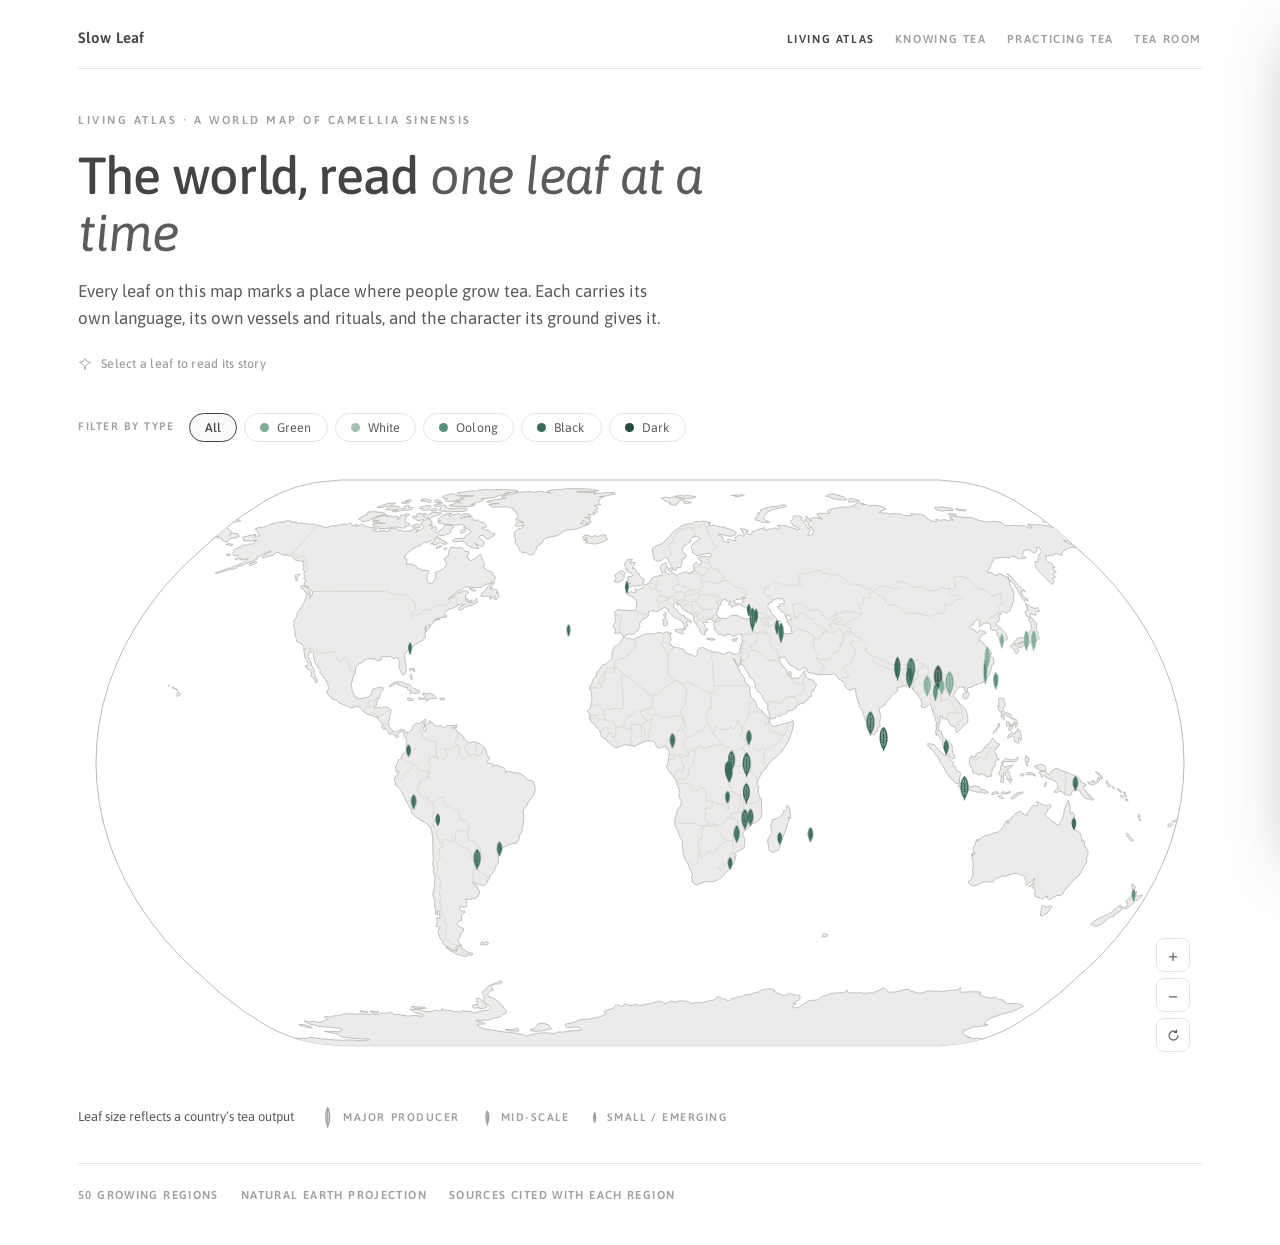
<file: living-atlas.html>
<!DOCTYPE html>
<html lang="en">
<head>
<meta charset="utf-8" />
<meta name="viewport" content="width=device-width, initial-scale=1" />
<title>Living Atlas · Slow Leaf</title>
<meta name="description" content="An interactive world map of the places where tea is grown — its histories, its practices today, and its sources." />
<link rel="preconnect" href="https://fonts.googleapis.com" />
<link rel="preconnect" href="https://fonts.gstatic.com" crossorigin />
<link href="https://fonts.googleapis.com/css2?family=Asap:ital,wght@0,400;0,500;0,600;1,400&display=swap" rel="stylesheet" />
<style>
  :root{
    --paper:#ffffff;
    --panel:#faf9f8;
    --ink:#5d5a5b;
    --ink-strong:#454344;
    --stone:#a29f9f;
    --land:#ecebe9;
    --land-line:#d3d1ce;
    --coast:#bcb9b6;
    --hair:#e6e4e2;
    --hair-soft:#efedeb;
    --focus:#5d5a5b;
    --leaf-rest:#a29f9f;
    --leaf-ink:#5d5a5b;
    --maxw:1180px;
    --ease:cubic-bezier(.22,.61,.36,1);
  }
  *{box-sizing:border-box;}
  html,body{margin:0;padding:0;}
  body{
    font-family:"Asap",system-ui,-apple-system,"Segoe UI",sans-serif;
    color:var(--ink);
    background:var(--paper);
    -webkit-font-smoothing:antialiased;
    text-rendering:optimizeLegibility;
    line-height:1.6;
  }
  .wrap{max-width:var(--maxw);margin:0 auto;padding:0 28px;}

  /* ---------- header ---------- */
  .topbar{
    display:flex;align-items:baseline;justify-content:space-between;gap:16px 28px;flex-wrap:wrap;
    padding:26px 0 0;border-bottom:1px solid var(--hair);padding-bottom:18px;
  }
  .mark{
    font-weight:600;font-size:15px;letter-spacing:.02em;color:var(--ink-strong);text-decoration:none;
  }
  .navlinks{display:flex;flex-wrap:wrap;gap:20px;}
  .navlinks a{
    font-size:11.5px;letter-spacing:.14em;text-transform:uppercase;color:var(--stone);
    font-weight:600;text-decoration:none;transition:color .2s var(--ease);
  }
  .navlinks a:hover{color:var(--ink);}
  .navlinks a[aria-current="page"]{color:var(--ink-strong);}
  .hero{padding:42px 0 26px;max-width:720px;}
  .eyebrow{
    font-size:11.5px;letter-spacing:.22em;text-transform:uppercase;color:var(--stone);
    font-weight:600;margin:0 0 18px;
  }
  h1{
    font-weight:500;font-size:clamp(30px,4.6vw,52px);line-height:1.08;
    letter-spacing:-.015em;color:var(--ink-strong);margin:0 0 18px;
  }
  h1 em{font-style:italic;font-weight:400;color:var(--ink);}
  .lede{font-size:17px;max-width:600px;margin:0;color:var(--ink);}
  .prompt{
    margin:22px 0 0;font-size:12.5px;letter-spacing:.02em;color:var(--stone);
    display:inline-flex;align-items:center;gap:9px;font-weight:500;
  }
  .prompt svg{display:block;}

  /* ---------- map ---------- */
  .stage{padding:8px 0 40px;}
  .map-hold{position:relative;}
  .map-hold{position:relative;}
  svg.map{display:block;width:100%;height:auto;overflow:hidden;touch-action:none;
    cursor:grab;-webkit-user-select:none;user-select:none;}
  svg.map.panning{cursor:grabbing;}
  .zoom-controls{
    position:absolute;right:12px;bottom:12px;display:flex;flex-direction:column;gap:6px;
  }
  .zoombtn{
    width:34px;height:34px;display:grid;place-items:center;cursor:pointer;
    background:var(--paper);border:1px solid var(--hair);border-radius:8px;
    color:var(--ink);font-size:18px;line-height:1;font-family:inherit;
    transition:border-color .2s var(--ease),color .2s var(--ease);
  }
  .zoombtn:hover{border-color:var(--stone);color:var(--ink-strong);}
  .zoombtn:focus-visible{outline:2px solid var(--focus);outline-offset:2px;}
  .zoombtn svg{display:block;}
  .sphere{fill:#ffffff;stroke:var(--coast);stroke-width:1;vector-effect:non-scaling-stroke;}
  .land{fill:var(--land);stroke:none;}
  .borders{fill:none;stroke:var(--land-line);stroke-width:.7;vector-effect:non-scaling-stroke;}
  .coast{fill:none;stroke:var(--coast);stroke-width:.9;vector-effect:non-scaling-stroke;}

  .leaf-marker{cursor:pointer;outline:none;}
  .leaf-marker .hit{fill:transparent;}
  .leaf-marker{--c:#5f8b79;}
  .leaf-marker .halo{
    fill:none;stroke:var(--c);stroke-width:1;vector-effect:non-scaling-stroke;
    opacity:0;transition:opacity .28s var(--ease);
  }
  .lift{transform-box:fill-box;transform-origin:center;transition:transform .3s var(--ease);}
  .leaf-marker .lf-out,.leaf-marker .lf-mid,.leaf-marker .lf-vein{
    stroke:var(--c);stroke-linecap:round;stroke-linejoin:round;
    vector-effect:non-scaling-stroke;transition:fill-opacity .28s var(--ease),stroke-opacity .3s var(--ease);
  }
  .leaf-marker .lf-out{fill:var(--c);fill-opacity:.5;stroke-width:1.4;}
  .leaf-marker .lf-mid{fill:none;stroke-width:1.1;}
  .leaf-marker .lf-vein{fill:none;stroke-width:.9;}
  .leaf-marker:hover .lift,.leaf-marker:focus-visible .lift{transform:scale(1.22);}
  .leaf-marker:hover .halo,.leaf-marker:focus-visible .halo,
  .leaf-marker.is-active .halo{opacity:1;}
  .leaf-marker:hover .lf-out,.leaf-marker:focus-visible .lf-out,.leaf-marker.is-active .lf-out{
    fill-opacity:.78;
  }
  .leaf-marker:focus-visible .halo{stroke-width:1.6;}

  /* staggered entrance */
  .leaf-marker{opacity:0;animation:leafIn .7s var(--ease) forwards;}
  @keyframes leafIn{from{opacity:0;}to{opacity:1;}}

  /* ---------- type filter ---------- */
  .controls{display:flex;align-items:center;flex-wrap:wrap;gap:10px 14px;padding:0 0 20px;}
  .controls-label{font-size:11px;letter-spacing:.14em;text-transform:uppercase;color:var(--stone);font-weight:600;}
  .chips{display:flex;flex-wrap:wrap;gap:7px;}
  .chip{
    appearance:none;font-family:inherit;cursor:pointer;background:var(--paper);
    border:1px solid var(--hair);border-radius:100px;padding:6px 15px;font-size:12.5px;
    color:var(--ink);letter-spacing:.01em;transition:border-color .2s var(--ease),color .2s var(--ease),background .2s var(--ease);
  }
  .chip:hover{border-color:var(--stone);}
  .chip.is-active{border-color:var(--ink-strong);color:var(--ink-strong);background:var(--panel);font-weight:500;}
  .chip:focus-visible{outline:2px solid var(--focus);outline-offset:2px;}
  .chip .sw{display:inline-block;width:9px;height:9px;border-radius:50%;
    margin-right:8px;vertical-align:middle;position:relative;top:-1px;}
  .chip[data-type="all"]{padding-left:15px;}
  .controls-count{font-size:11.5px;color:var(--stone);letter-spacing:.02em;margin-left:auto;}

  .leaf-marker.dimmed .lf-out{fill-opacity:.06;stroke-opacity:.16;}
  .leaf-marker.dimmed .lf-mid,.leaf-marker.dimmed .lf-vein{stroke-opacity:.16;}
  .leaf-marker.dimmed .halo{opacity:0 !important;}

  /* ---------- legend ---------- */
  .legend{
    display:flex;flex-wrap:wrap;align-items:center;gap:10px 22px;
    padding:2px 0 26px;
    font-size:11px;letter-spacing:.14em;text-transform:uppercase;color:var(--stone);font-weight:600;
  }
  .legend-lead{
    color:var(--ink);text-transform:none;letter-spacing:0;font-weight:400;font-size:13px;margin-right:4px;
  }
  .legend-item{display:inline-flex;align-items:center;gap:8px;}
  .legend-leaf{width:auto;overflow:visible;}
  .legend-leaf .lf-out,.legend-leaf .lf-mid,.legend-leaf .lf-vein{
    fill:none;stroke:var(--stone);stroke-linecap:round;stroke-linejoin:round;vector-effect:non-scaling-stroke;
  }
  .legend-leaf .lf-out{stroke-width:1.3;}
  .legend-leaf .lf-mid{stroke-width:1;}
  .legend-leaf .lf-vein{stroke-width:.8;}

  /* ---------- footer ---------- */
  footer{border-top:1px solid var(--hair);padding:22px 0 40px;margin-top:8px;}
  .foot{
    display:flex;flex-wrap:wrap;gap:8px 22px;align-items:center;
    font-size:11.5px;letter-spacing:.12em;text-transform:uppercase;color:var(--stone);font-weight:600;
  }
  .foot span{white-space:nowrap;}

  /* ---------- card ---------- */
  .scrim{
    position:fixed;inset:0;background:rgba(69,67,68,.14);
    opacity:0;visibility:hidden;transition:opacity .34s var(--ease),visibility .34s var(--ease);
    z-index:40;
  }
  .scrim.open{opacity:1;visibility:visible;}
  .card{
    position:fixed;top:0;right:0;height:100dvh;width:min(432px,92vw);
    background:var(--paper);border-left:1px solid var(--hair);
    transform:translateX(100%);transition:transform .42s var(--ease);
    z-index:50;display:flex;flex-direction:column;
    box-shadow:-24px 0 60px -40px rgba(69,67,68,.4);
  }
  .card.open{transform:translateX(0);}
  .card-scroll{overflow-y:auto;padding:26px 34px 40px;height:100%;}
  .card-top{display:flex;justify-content:space-between;align-items:flex-start;gap:16px;}
  .closebtn{
    appearance:none;border:1px solid var(--hair);background:var(--paper);
    width:34px;height:34px;border-radius:50%;color:var(--ink);cursor:pointer;
    display:grid;place-items:center;flex:none;transition:border-color .2s var(--ease),color .2s var(--ease);
  }
  .closebtn:hover{border-color:var(--stone);color:var(--ink-strong);}
  .closebtn:focus-visible{outline:2px solid var(--focus);outline-offset:2px;}

  .card .eyebrow{margin:0 0 12px;}
  .card h2{
    font-weight:500;font-size:29px;line-height:1.12;letter-spacing:-.01em;
    color:var(--ink-strong);margin:0 0 6px;
  }
  .subtitle{font-size:13.5px;color:var(--stone);margin:0 0 20px;letter-spacing:.01em;}
  .wf{
    display:inline-block;font-size:9.5px;letter-spacing:.12em;text-transform:uppercase;
    font-weight:600;color:var(--stone);border:1px solid var(--hair);border-radius:100px;
    padding:2px 8px;margin-left:6px;vertical-align:middle;
  }

  .leaf-figure{
    display:flex;justify-content:center;align-items:flex-end;
    padding:6px 0 22px;margin:0 0 4px;
  }
  .leaf-illus{width:88px;height:auto;overflow:visible;--c:var(--ink);}
  .leaf-illus .lf-out,.leaf-illus .lf-mid,.leaf-illus .lf-vein{
    fill:none;stroke:var(--c);stroke-linecap:round;stroke-linejoin:round;
    vector-effect:non-scaling-stroke;
  }
  .leaf-illus .lf-out{stroke-width:1.6;}
  .leaf-illus .lf-mid{stroke-width:1.2;}
  .leaf-illus .lf-vein{stroke-width:.9;stroke-opacity:.5;}
  .leaf-illus.draw .lf-out,.leaf-illus.draw .lf-mid,.leaf-illus.draw .lf-vein{
    stroke-dasharray:100;stroke-dashoffset:100;animation:draw 1.1s var(--ease) forwards;
  }
  .leaf-illus.draw .lf-mid{animation-delay:.18s;}
  .leaf-illus.draw .lf-vein{animation-delay:.34s;}
  @keyframes draw{to{stroke-dashoffset:0;}}

  /* layer tabs */
  .layer-tabs{
    display:flex;gap:4px;border-top:1px solid var(--hair-soft);border-bottom:1px solid var(--hair-soft);
    margin:0 0 4px;
  }
  .ltab{
    appearance:none;background:none;border:none;cursor:pointer;
    font-family:inherit;font-size:11px;letter-spacing:.13em;text-transform:uppercase;font-weight:600;
    color:var(--stone);padding:13px 2px;margin-right:20px;position:relative;transition:color .2s var(--ease);
  }
  .ltab:last-child{margin-right:0;}
  .ltab:hover{color:var(--ink);}
  .ltab.is-active{color:var(--ink-strong);}
  .ltab.is-active::after{
    content:"";position:absolute;left:0;right:0;bottom:-1px;height:2px;background:var(--ink-strong);
  }
  .ltab:focus-visible{outline:2px solid var(--focus);outline-offset:2px;}

  .layer{padding:4px 0 0;}
  .fld{padding:20px 0 0;}
  .fld + .fld{border-top:1px solid var(--hair-soft);}
  .fld h3{
    font-size:11px;letter-spacing:.18em;text-transform:uppercase;color:var(--stone);
    font-weight:600;margin:0 0 9px;
  }
  .fld p{margin:0;font-size:15px;color:var(--ink);}
  .flavor-line{font-size:17px;line-height:1.5;color:var(--ink-strong);margin:16px 0 0;font-weight:400;}
  .fld.lang .teaword{
    font-size:26px;color:var(--ink-strong);margin:0 0 8px;font-weight:500;letter-spacing:-.01em;
  }

  .teas{display:flex;flex-wrap:wrap;gap:7px;padding:20px 0 6px;}
  .tea-tag{
    font-size:12px;color:var(--ink);border:1px solid var(--hair);
    padding:5px 11px;border-radius:100px;letter-spacing:.01em;
  }
  .sources{list-style:none;margin:0;padding:0;}
  .sources li{
    font-size:12.5px;color:var(--ink);padding:0 0 0 16px;position:relative;margin:0 0 8px;line-height:1.5;
  }
  .sources li::before{
    content:"";position:absolute;left:0;top:9px;width:6px;height:6px;border-radius:50%;
    border:1px solid var(--stone);
  }

  @media (max-width:720px){
    .wrap{padding:0 20px;}
    .card{
      top:auto;bottom:0;right:0;left:0;width:100%;height:auto;max-height:86dvh;
      border-left:none;border-top:1px solid var(--hair);border-radius:18px 18px 0 0;
      transform:translateY(100%);
      box-shadow:0 -24px 60px -40px rgba(69,67,68,.45);
    }
    .card.open{transform:translateY(0);}
    .card-scroll{padding:22px 22px 34px;}
  }

  @media (prefers-reduced-motion:reduce){
    *{transition:none !important;animation:none !important;}
    .leaf-marker{opacity:1;}
    .leaf-illus.draw .lf-out,.leaf-illus.draw .lf-mid,.leaf-illus.draw .lf-vein{stroke-dashoffset:0;}
  }
</style>
</head>
<body>
  <div class="wrap">
    <nav class="topbar" aria-label="Slow Leaf">
      <a class="mark" href="index.html">Slow&nbsp;Leaf</a>
      <div class="navlinks">
        <a href="living-atlas.html" aria-current="page">Living Atlas</a>
        <a href="knowing-tea.html">Knowing Tea</a>
        <a href="practicing-tea.html">Practicing Tea</a>
        <a href="tea-room.html">Tea Room</a>
      </div>
    </nav>

    <header class="hero">
      <p class="eyebrow">Living Atlas · a world map of Camellia sinensis</p>
      <h1>The world, read <em>one leaf at a time</em></h1>
      <p class="lede">Every leaf on this map marks a place where people grow tea. Each carries its own language, its own vessels and rituals, and the character its ground gives it.</p>
      <p class="prompt">
        <svg width="14" height="14" viewBox="0 0 14 14" aria-hidden="true"><path d="M7 12.5C7 8 4 6 1.5 5.5 4.5 5 7 3 7 1.5 7 3 9.5 5 12.5 5.5 10 6 7 8 7 12.5Z" fill="none" stroke="currentColor" stroke-width="1" stroke-linejoin="round"/></svg>
        Select a leaf to read its story
      </p>
    </header>
  </div>

  <div class="wrap">
    <section class="stage">
      <div class="controls">
        <span class="controls-label">Filter by type</span>
        <div class="chips" id="type-filter" role="group" aria-label="Filter regions by tea type"></div>
        <span class="controls-count" id="type-count" aria-live="polite"></span>
      </div>
      <div class="map-hold">
        <svg class="map" viewBox="0 0 1000 536" role="group" aria-label="World map of tea-growing regions">
          <g id="viewport">
            <path class="sphere" d="M233.606,16L500,16L766.394,16L788.944,18.287L806.318,22.431L820.426,27.778L832.528,33.899L853.597,47.497L872.703,62.158L907.323,93.63L922.5,110.268L935.979,127.355L947.685,144.748L957.631,162.306L965.879,179.926L972.504,197.54L977.578,215.122L981.16,232.665L983.292,250.179L984,267.678L983.292,285.177L981.16,302.692L977.578,320.235L972.504,337.816L965.879,355.431L957.631,373.05L947.685,390.609L935.979,408.001L922.5,425.089L907.323,441.726L872.703,473.198L853.597,487.86L832.528,501.458L820.426,507.579L806.318,512.925L788.944,517.07L766.394,519.357L500,519.357L233.606,519.357L211.056,517.07L193.682,512.925L179.574,507.579L167.472,501.458L146.403,487.86L127.297,473.198L92.677,441.726L77.5,425.089L64.021,408.001L52.315,390.609L42.369,373.05L34.121,355.431L27.496,337.816L22.422,320.235L18.84,302.692L16.708,285.177L16,267.678L16.708,250.179L18.84,232.665L22.422,215.122L27.496,197.54L34.121,179.926L42.369,162.306L52.315,144.748L64.021,127.355L77.5,110.268L92.677,93.63L127.297,62.158L146.403,47.497L167.472,33.899L179.574,27.778L193.682,22.431L211.056,18.287L233.606,16Z" />
            <path class="land" d="M972.114,322.204L972.902,321.686L973.59,322.59L972.729,324.218L970.977,324.646L969.62,324.26L969.718,322.886L971.01,321.813ZM977.821,319.239L975.944,320.005L974.093,320.661L974.032,319.498L975.513,318.859L976.396,318.684L978.184,317.712L978.184,317.712L977.821,319.239ZM21.816,317.712L21.817,317.712L21.816,317.712L22.328,317.57L22.358,319.07L22.179,319.239L22.179,319.239L21.816,317.712ZM591.159,270.635L591.613,270.978L601.32,277.311L601.486,279.117L605.305,282.224L604.004,286.059L604.125,287.823L605.821,288.961L605.88,289.767L605.103,291.648L605.234,292.596L605.022,294.082L605.903,296.032L606.917,299.106L607.868,299.786L605.679,301.589L602.72,302.802L601.115,302.749L600.13,303.683L598.271,303.767L597.555,304.157L594.371,303.282L592.352,303.535L591.738,299.295L590.862,297.846L590.354,296.981L587.737,296.401L586.245,295.469L584.549,294.941L583.49,294.42L582.387,293.629L581.013,289.704L579.486,287.965L578.982,286.159L579.264,284.542L578.814,281.677L579.928,281.529L580.916,280.402L581.976,278.78L582.649,278.128L582.628,277.117L582.053,276.411L581.905,275.184L582.682,274.795L582.846,272.962L581.787,271.209L582.737,270.835L585.679,270.872ZM477.538,181.392L477.543,181.604L477.475,182.209L477.375,186.954L468.839,186.79L468.729,194.803L466.261,195.084L465.579,196.694L465.975,201.211L455.668,201.189L455.069,202.232L455.221,200.914L455.268,200.919L461.195,200.665L461.537,199.538L462.652,198.134L463.635,193.812L467.357,190.437L468.688,186.488L469.499,186.254L470.413,183.815L472.609,183.481L473.534,183.884L474.712,183.884L475.569,183.174L477.178,183.073L477.146,181.392ZM208.891,115.164L208.569,115.159L205.687,112.191L204.76,110.893L201.25,109.653L201.57,107.004L203.051,105.172L200.887,103.904L202.04,101.517L200.687,99.375L201.666,97.862L203.902,96.448L205.125,94.603L202.584,92.751L202.699,89.45L202.858,87.387L201.803,86.097L201.22,84.927L201.213,83.452L198.261,84.377L194.843,85.971L194.371,84.097L193.844,82.851L192.346,82.064L190.255,81.983L204.23,66.199L213.842,56.295L217.003,56.926L218.975,58.198L220.869,58.439L223.719,57.336L226.965,56.517L229.682,56.837L233.806,55.687L237.735,55.032L238.119,56.117L240.193,55.506L241.78,54.278L242.916,54.555L244.213,56.904L248.497,55.125L247.005,57.118L249.881,56.686L251.321,55.918L253.65,56.069L255.804,57.171L259.765,58.14L262.217,58.587L264.357,58.417L266.041,59.762L262.105,61.082L265.387,61.656L271.208,61.34L273.314,60.875L274.317,62.476L277.569,61.123L276.316,59.992L278.324,59.084L280.908,58.963L282.749,58.699L283.934,59.331L284.95,60.775L287.401,60.563L290.204,61.765L293.704,61.34L296.672,61.403L297.559,59.749L299.7,59.286L302.282,60.185L300.601,62.712L303.316,60.582L304.922,60.654L307.607,57.988L306.512,56.366L304.875,55.306L307.051,52.433L310.746,50.564L313.075,50.976L314.303,52.114L315.07,55.041L312.422,56.326L315.856,56.86L314.13,59.56L318.168,57.488L319.554,59.187L317.736,61.159L318.656,62.966L321.964,61.033L324.826,58.739L326.694,55.847L329.446,56.051L332.219,56.437L334.194,57.742L333.572,59.053L331.239,60.469L331.894,61.896L330.903,63.203L325.778,65.086L322.638,65.502L320.942,64.688L319.537,66.047L316.201,68.339L314.905,69.537L311.392,71.391L308.241,71.573L305.878,72.74L304.711,74.54L302.009,74.888L298.07,77.149L293.913,80.309L291.806,82.539L289.854,85.845L292.865,86.324L292.45,89.012L292.37,91.201L295.801,90.628L299.365,91.882L301.08,92.987L302.048,94.362L304.516,95.166L306.364,96.393L310.053,96.562L312.406,96.849L310.941,99.39L310.405,102.358L310.728,105.681L313.095,108.517L315.267,107.545L317.706,104.483L318.368,99.803L317.39,98.255L321.618,96.884L325.039,94.83L327.136,92.805L327.765,90.868L327.304,88.417L325.551,86.257L329.516,83.269L329.738,80.705L331.085,76.326L332.905,75.68L336.248,76.439L338.351,76.709L340.478,75.977L342.059,76.921L344.014,78.547L344.209,79.637L348.009,79.851L346.96,82.223L346.233,85.821L348.087,86.266L349.043,87.955L352.873,86.363L356.193,83.217L358.154,81.902L358.913,84.435L360.484,88.086L361.763,91.549L360.239,93.371L362.716,95.013L364.229,96.686L367.625,97.44L368.814,98.379L368.987,100.872L370.665,101.262L371.277,102.378L370.518,105.717L368.519,106.837L366.559,107.884L362.408,108.948L358.766,111.417L354.645,111.906L349.799,111.269L346.274,111.249L343.78,111.458L341.133,113.62L337.704,114.959L333.034,118.972L329.422,121.781L331.61,121.28L336.655,117.286L342.403,114.759L346.029,114.463L347.696,115.942L344.866,117.979L344.697,121.259L344.852,123.564L347.578,125.091L351.678,124.646L354.968,121.213L354.563,123.429L355.845,124.537L352.355,126.543L346.533,128.367L343.803,129.611L340.52,131.831L338.726,131.601L339.309,128.997L344.192,126.46L340.291,126.559L337.498,126.933L336.402,125.2L337.591,121.037L336.79,120.156L335.026,120.671L334.472,119.872L331.956,122.173L330.527,124.552L329.261,125.947L328.097,126.419L327.277,126.575L326.812,127.333L322.348,127.333L318.662,127.354L317.4,127.92L314.16,130.131L313.789,130.371L312.647,131.575L310.41,131.57L308.008,131.586L306.761,132.071L306.962,132.676L306.896,133.622L306.757,133.935L303.093,135.468L300.418,135.954L297.056,137.61L296.436,137.61L295.752,137.122L295.615,136.677L295.767,136.358L296.643,135.274L298.331,133.575L299.622,131.753L299.999,129.075L300.412,126.289L298.383,124.853L298.875,124.309L298.652,123.931L297.993,123.931L297.677,123.45L297.812,122.726L297.233,123.041L296.617,122.948L296.873,122.643L296.419,122.344L296.474,121.543L294.968,120.568L293.418,119.553L291.529,118.375L289.718,117.276L287.255,118.133L286.462,118.164L283.846,117.373L281.757,117.769L279.837,116.829L277.608,116.347L276.028,116.162L275.51,115.65L275.807,113.987L275.001,114.003L274.49,115.164L269.584,115.164L261.471,115.164L253.417,115.164L246.31,115.164L239.195,115.164L232.207,115.164L224.981,115.164L222.652,115.164L215.622,115.164ZM318.549,75.953L320.825,74.667L323.763,74.696L323.442,75.232L320.129,76.77L318.633,76.709ZM342.786,48.314L341.453,46.974L342.112,46.067L343.152,45.901L347.457,46.169L350.001,47.555L349.767,48.254L347.71,48.181L345.624,48.125L343.259,48.469ZM325.989,76.978L327.236,76.142L328.093,76.203L328.358,76.775L326.8,78.244L325.953,78.006L325.792,77.172ZM319.558,42.868L317.774,43.825L315.109,43.641L313.275,42.993L315.184,41.887L318.464,41.229L319.461,42.09ZM324.097,36.746L323.188,36.814L319.805,36.663L319.891,36.009L323.618,36.045L324.553,36.476ZM321.295,33.863L322.76,34.657L321.485,35.494L318.289,35.974L317.272,35.431L317.29,34.568L318.061,33.621L320.362,33.713ZM329.049,44.321L326.136,44.014L321.589,43.218L321.958,41.866L322.67,40.657L321.604,39.602L317.922,39.308L316.356,38.567L317.906,37.593L321.662,37.741L323.111,38.506L326.837,38.502L327.843,39.288L326.693,40.194L328.459,40.744L329.241,41.32L331.739,41.427L334.389,41.634L337.81,41.106L341.855,40.896L344.839,41.069L346.272,41.99L346.03,43.005L344.391,43.662L341.155,44.195L338.881,43.892L333.061,44.275ZM292.972,35.27L295.222,35.631L293.878,36.33L289.692,37.005L287.709,36.247L290.001,35.505ZM295.147,33.775L297.046,34.238L294.306,34.684L291.231,34.681L291.621,34.354L294.272,33.671ZM370.042,108.193L368.292,110.08L366.039,112.711L367.84,111.697L369.259,112.339L368.157,113.39L370.049,114.217L371.322,113.482L373.451,114.412L372.18,116.629L373.963,116.111L373.892,117.717L374.193,119.605L372.575,122.287L371.469,122.4L370.019,121.827L371.117,119.332L370.547,118.946L367.147,121.59L365.74,121.481L367.771,120.053L365.654,119.311L363.047,119.491L358.435,119.399L358.299,118.498L360.062,117.43L359.241,116.609L361.723,114.785L365.445,109.988L367.358,108.284L369.665,107.252L370.713,107.383ZM322.699,68.621L324.507,69.56L326.484,70.414L325.991,71.722L327.669,71.508L328.73,72.422L326.382,73.292L323.396,72.628L322.851,71.387L319.956,72.852L316.132,74.287L316.274,72.665L313.223,72.932L315.837,71.568L317.304,69.408L319.434,66.906L320.829,67.131L320.55,68.325L321.869,67.905ZM344.076,49.46L346.551,48.447L350.182,49.736L352.232,50.959L351.871,52.084L355.89,51.499L357.109,53.143L361.434,54.172L362.673,55.222L363.415,57.679L359.076,58.909L363.098,60.645L366.107,61.231L368.016,63.694L371.215,63.872L369.776,65.763L364.773,68.926L362.666,67.758L360.501,65.15L357.645,65.488L356.681,67.039L358.195,68.626L360.526,69.885L361.09,70.614L361.353,73.339L359.799,75.336L357.393,74.583L352.955,72.366L354.967,74.752L356.514,76.435L356.468,77.409L351.06,76.293L347.134,74.677L345.134,73.33L346.238,72.548L343.713,71.13L341.248,69.802L340.903,70.595L334.537,71.033L333.213,70.089L335.631,68.076L339.619,68.03L344.126,67.679L343.903,66.708L345.291,65.36L349.287,62.735L349.3,61.552L348.966,60.636L346.482,59.349L342.808,58.448L344.478,57.778L343.214,56.144L341.509,55.993L340.415,55.103L338.889,55.878L335.023,56.215L327.994,55.63L324.189,54.86L321.17,54.467L320.086,53.556L322.952,52.372L320.119,52.363L321.24,49.758L324.314,47.486L327.045,46.458L332.548,45.787L330.013,47.414L330.517,48.998L333.676,46.952L339.308,45.922L341.025,48.533L339.703,50.204ZM316.241,44.961L320.231,45.046L323.505,45.655L318.98,47.898L316.281,48.391L312.801,50.299L310.603,50.204L311.003,47.966L311.968,46.709L313.791,45.642ZM266.057,40.092L271.194,38.296L276.721,36.762L279.557,36.798L282.499,36.453L280.327,38.268L278.015,39.097L276.126,39.215L271.529,40.243L268.095,40.616ZM195.153,100.103L197.52,99.868L194.571,103.226L195.031,105.616L194.105,105.611L193.595,104.251L193.641,102.885L193.095,101.963L193.554,100.662L194.329,99.724ZM306.438,32.651L309.719,32.959L313.855,33.782L314.2,34.871L314.005,35.84L311.209,35.58L308.881,34.829L304.827,34.747L307.311,34.064L305.652,33.517ZM206.479,116.65L205.049,117.07L201.92,115.691L201.812,114.621L200.311,113.563L200.387,112.706L198.283,112.16L198.357,110.527L198.982,109.831L201.044,110.486L202.22,110.939L204.24,111.259L204.428,112.298L204.776,113.727L206.429,114.974ZM264.433,44.178L266.703,44.696L271.53,44.835L272.748,45.558L273.877,46.615L270.839,47.251L264.394,49.032L260.317,50.824L259.314,51.944L252.925,53.191L252.894,52.057L249.555,50.698L251.431,49.615L254.574,47.756L257.88,46.101L257.488,44.569ZM294.086,40.748L296.155,40.341L298.055,40.448L297.327,41.638L295.131,42.805L288.268,43.185L282.419,44.258L279.413,44.317L279.915,43.507L284.93,42.418L275.958,42.709L273.689,42.268L278.651,39.891L281.119,39.219L285.667,40.03L287.69,41.469L290.865,41.655L290.312,39.337L292.894,38.466L294.576,38.741L294.134,39.887ZM290.642,47.619L292.011,48.645L291.286,51.133L290.495,52.954L292.894,54.242L295.637,55.475L294.578,56.628L291.086,56.842L291.658,57.854L290.27,58.824L286.866,58.408L283.881,57.693L281.395,57.854L276.872,58.753L271.377,59.147L267.533,59.398L267.413,58.148L265.21,57.43L263.164,57.724L262.381,55.643L263.96,55.368L267.455,54.922L270.211,55.037L273.213,54.582L269.818,53.974L265.338,54.181L262.526,54.128L262.291,53.174L267.831,52.136L264.716,52.175L261.827,51.494L265.21,49.572L267.496,48.559L274.147,47.021L275.72,47.508L273.688,48.696L278.743,47.928L280.387,49.209L283.716,47.91L284.818,48.744L284.382,51.255L286.241,50.195L286.992,47.585L289.025,47.217ZM301.874,48.559L300.998,46.905L304.278,45.689L306.19,46.215L309.924,45.897L309.872,46.628L307.125,47.837L309.291,48.929L307.256,51.233L303.263,52.232L301.493,52.014L300.841,51.033L297.421,49.058L298.094,48.245ZM291.589,46.3L294.292,46.198L295.323,46.752L292.241,48.421L290.625,46.654ZM313.682,38.643L314.178,39.752L313.201,40.994L310.834,42.818L307.451,43.068L305.707,42.676L306.944,41.246L303.645,41.436L305.163,39.561L307.143,39.634L310.723,38.817L313.261,38.955ZM326.78,29.797L328.739,29.148L330.749,28.998L330.5,28.517L334.779,28.411L335.858,29.537L338.425,29.997L340.982,30.407L341.057,31.854L342.613,32.571L339.503,33.241L334.599,34.961L331.165,35.125L327.581,34.829L326.436,33.898L327.237,33.073L329.262,32.476L325.894,32.491L324.615,31.753L324.494,30.756ZM337.748,27.099L340.829,26.716L342.965,26.652L346.804,26.328L350.254,25.596L352.307,25.695L353.571,26.247L356.115,25.194L358.783,24.887L362.149,24.678L367.548,24.602L368.248,24.803L373.618,24.484L377.244,24.605L380.888,24.723L385.387,24.874L388.905,25.116L391.633,25.642L391.114,26.164L386.081,27.034L381.449,27.443L379.453,27.905L383.343,27.895L378.104,29.162L374.699,29.765L370.217,31.543L366.172,31.911L364.659,32.363L358.921,32.605L361.233,32.886L359.654,33.287L360.339,34.412L357.999,35.2L354.643,35.856L353.088,36.774L349.958,37.477L349.837,38.014L353.127,37.922L352.765,38.502L346.7,39.944L342.206,39.28L336.355,39.65L333.743,39.361L330.254,39.235L330.925,38.087L334.837,37.553L335.287,35.856L336.562,35.694L340.745,36.703L339.398,35.207L336.757,34.766L339.015,33.879L342.748,33.337L343.95,32.552L342.148,31.682L342.432,30.554L347.296,30.649L348.517,30.886L352.065,30.092L348.233,29.845L341.782,29.983L339.332,29.256L338.739,28.404L337.331,27.797ZM344.18,62.308L342.43,63.098L340.026,63.234L340.199,61.923L341.867,60.428L343.951,60.059L345.176,60.793L344.609,61.937ZM304.232,56.877L304.788,57.885L302.891,58.811L300.683,58.01L298.821,58.301L296.86,57.113L299.228,56.299L301.444,55.165L303.072,55.909L303.959,56.379ZM347.88,112.527L348.769,112.278L351.646,113.032L353.702,114.294L353.615,114.846L352.448,114.903L349.653,113.952ZM346.615,121.125L347.048,122.612L348.687,123.021L350.933,122.938L349.419,124.19L348.482,124.387L345.767,123.093L345.449,122.07ZM208.891,115.164L215.622,115.164L222.652,115.164L224.981,115.164L232.207,115.164L239.195,115.164L246.31,115.164L253.417,115.164L261.471,115.164L269.584,115.164L274.49,115.164L275.001,114.003L275.807,113.987L275.51,115.65L276.028,116.162L277.608,116.347L279.837,116.829L281.757,117.769L283.846,117.373L286.462,118.164L287.255,118.133L289.718,117.276L291.529,118.375L293.418,119.553L294.968,120.568L296.474,121.543L296.419,122.344L296.873,122.643L296.617,122.948L297.233,123.041L297.812,122.726L297.677,123.45L297.993,123.931L298.652,123.931L298.875,124.309L298.383,124.853L300.412,126.289L299.999,129.075L299.622,131.753L298.331,133.575L296.643,135.274L295.767,136.358L295.615,136.677L295.752,137.122L296.436,137.61L297.056,137.61L300.418,135.954L303.093,135.468L306.757,133.935L306.896,133.622L306.962,132.676L306.761,132.071L308.008,131.586L310.41,131.57L312.647,131.575L313.789,130.371L314.16,130.131L317.4,127.92L318.662,127.354L322.348,127.333L326.812,127.333L327.277,126.575L328.097,126.419L329.261,125.947L330.527,124.552L331.956,122.173L334.472,119.872L335.026,120.671L336.79,120.156L337.591,121.037L336.402,125.2L337.498,126.933L337.643,127.941L334.654,129.428L331.861,130.491L329.042,131.403L327.251,133.235L326.649,133.93L326.184,135.567L326.567,137.206L327.565,137.285L327.603,136.153L328.158,136.839L327.735,137.725L325.938,138.228L324.773,138.171L322.813,138.711L321.699,138.863L320.22,139.015L317.93,139.912L321.71,139.33L322.286,139.918L318.582,140.847L317.004,140.852L317.176,140.474L316.2,141.336L316.893,141.477L315.778,143.707L313.348,146.103L313.373,145.302L312.867,145.144L312.254,144.365L312.332,146.039L312.811,146.593L312.56,147.768L311.457,148.981L309.428,151.472L309.233,151.346L310.532,149.224L309.552,148.037L309.92,145.449L309.097,146.793L309.124,148.77L307.601,148.279L309.066,149.287L308.442,152.254L309.104,152.471L309.108,153.548L308.729,156.673L306.595,158.996L303.757,159.923L301.679,161.755L300.362,161.956L298.812,163.106L298.219,164.16L294.969,166.189L293.197,167.679L291.587,169.54L290.717,171.761L290.728,173.941L291.043,176.619L291.766,178.836L291.518,180.193L292.085,183.826L291.63,185.936L291.307,187.156L290.336,189.069L289.49,189.467L288.268,189.085L288.089,187.712L287.229,186.991L286.324,184.298L285.563,181.901L285.404,180.676L286.34,178.592L285.967,176.868L284.492,174.248L283.592,173.771L280.687,175.192L280.266,175.033L279.327,173.575L277.886,172.795L274.892,173.193L272.683,172.843L270.672,173.061L269.506,173.548L269.782,174.381L269.453,175.654L269.864,176.274L269.283,176.683L268.427,176.221L267.331,176.815L265.475,176.72L263.925,175.065L261.592,175.452L259.885,174.726L258.229,174.948L255.887,175.68L253,178.003L250.122,179.356L248.367,180.851L247.465,182.262L246.966,184.42L246.776,185.926L247.04,186.991L246.008,187.087L244.306,186.397L242.482,185.422L242.073,183.953L241.996,181.758L240.879,179.971L240.42,178.136L239.652,175.993L238.147,174.742L236.027,174.8L233.778,177.277L231.877,176.338L230.782,175.394L230.593,173.67L230.179,172.032L229.03,170.653L227.994,169.667L227.368,168.554L222.936,168.554L222.564,169.847L220.525,169.847L215.425,169.868L210.242,167.663L206.861,166.142L207.294,165.527L203.943,165.866L200.961,166.11L201.059,164.51L200.008,162.708L198.945,162.332L198.976,161.437L197.604,161.278L196.983,160.436L194.737,160.124L194.267,159.621L194.582,157.906L193.292,154.764L192.884,150.427L193.263,149.704L192.57,148.675L191.715,146.066L192.454,143.528L191.872,141.83L193.557,139.262L194.68,136.604L195.002,134.233L197.354,131.325L199.023,128.534L200.712,125.75L202.408,121.651L203.05,119.044L203.135,117.635L203.744,117.045L206.626,118.072L206.363,120.945L207.382,120.14L208.33,117.65ZM90.023,205.111L90.42,205.381L90.742,205.799L91.145,206.894L91.036,207.068L89.846,207.735L88.881,208.222L88.365,208.745L87.815,208.301L88.104,207.428L87.95,206.286L88.169,205.942L88.755,205.428L88.731,204.815L88.958,204.524L89.142,204.582ZM89.012,202.968L88.695,203.344L87.744,203.571L87.472,202.91L87.236,202.656L87.26,202.46L87.587,202.195L88.447,202.492ZM87.347,201.682L87.171,202.015L85.783,201.925L86.086,201.544ZM84.48,199.988L84.641,200.189L85.112,201.226L84.92,201.406L84.752,201.364L83.863,201.253L83.727,200.549L83.658,200.422ZM81.404,198.431L81.241,199.162L80.841,199.469L80.124,198.902L80.322,198.675L80.818,198.367ZM134.519,81.763L136.004,82.021L135.157,83.106L133.369,83.548L132.442,83.02L131.873,82.247ZM157.469,88.656L158.79,88.851L158.971,89.743L155.865,91.117L152.687,92.221L152.167,91.475L152.981,90.119L155.899,89.094ZM213.842,56.295L204.23,66.199L190.255,81.983L192.346,82.064L193.844,82.851L194.371,84.097L194.843,85.971L198.261,84.377L201.213,83.452L201.22,84.927L201.803,86.097L202.858,87.387L202.699,89.45L202.584,92.751L205.125,94.603L203.902,96.448L201.666,97.862L201.171,96.755L199.812,95.824L200.982,93.283L199.788,90.936L200.617,88.213L198.612,88.028L195.125,87.955L193.154,87.129L190.944,84.165L189.272,83.625L186.261,82.611L183.003,82.856L179.801,81.552L178.253,80.347L175.29,80.944L174.019,82.914L172.638,83.096L169.573,83.688L166.784,84.647L163.795,85.255L164.968,83.577L168.453,80.796L171.562,79.928L171.605,79.223L167.393,80.791L164.185,82.679L159.194,84.7L159.582,86.087L155.677,88.145L152.217,89.353L149.208,90.232L147.543,91.509L142.727,93.007L140.844,94.376L137.126,95.621L135.753,95.399L132.933,96.215L129.767,97.211L127.032,98.19L122.383,99.031L122.451,98.538L126.133,97.167L129.137,96.265L132.948,94.663L136.047,94.337L138.203,93.14L142.843,91.407L143.856,90.824L146.407,89.807L148.732,87.625L151.383,85.932L148.039,86.799L147.767,86.305L145.619,87.348L145.497,85.893L143.955,86.921L144.433,85.497L141.154,86.639L139.793,86.639L141.191,84.936L142.571,83.895L142.116,82.88L138.731,83.423L138.156,82.093L137.321,81.413L138.892,79.818L138.415,78.619L140.894,77.007L144.245,75.449L146.478,74.024L148.426,73.822L149.45,74.263L152.549,72.927L153.855,73.166L156.362,72.31L157.255,71.051L156.578,70.558L159.245,69.5L157.914,69.533L155.04,70.126L153.752,70.735L152.716,70.126L149.388,70.437L146.982,69.778L147.282,68.676L146.353,67.095L150.558,65.96L156.688,64.638L158.401,64.638L156.636,65.992L161.172,65.887L161.292,64.213L159.857,63.189L159.886,61.846L159.191,60.708L157.336,59.866L160.09,58.479L163.818,58.394L167.78,57.189L169.744,55.913L173.263,54.67L175.582,54.37L180.734,53.218L182.381,53.393L187.057,52.014L189.465,52.556L189.595,53.723L191.049,53.222L194.267,53.376L193.488,53.974L196.081,54.419L198.417,54.159L201.783,54.979L205.407,55.227L206.61,55.568L209.745,55.143L212.01,55.927ZM132.99,72.263L133.732,72.792L135.373,72.506L136.322,73.236L138.058,73.606L137.562,73.906L135.306,74.493L134.314,73.892L134.034,73.391L131.97,73.55L131.724,73.306ZM706.773,114.514L705.753,116.526L703.896,116.814L704.932,119.857L704.103,121.233L698.991,120.233L699.172,125.703L698.157,126.383L693.767,127.608L697.653,132.953L696.229,133.758L696.958,135.52L695.311,135.065L693.743,133.956L690.016,133.632L685.93,133.549L685.148,133.888L681.289,132.593L680.08,133.23L680.212,135.054L675.887,133.988L674.393,134.427L674.209,135.782L672.954,136.352L670.257,138.511L669.732,140.726L668.812,140.747L667.775,139.277L664.615,139.178L663.489,136.64L662.289,136.619L661.702,133.517L658.204,131.268L654.086,131.508L651.333,131.956L648.337,129.179L646.072,128.019L641.785,125.822L641.269,125.558L635.467,127.369L638.011,138.742L636.781,138.894L634.561,136.467L632.722,135.598L630.066,136.242L629.179,137.274L628.9,136.52L629.248,135.232L628.565,134.155L625.52,133.099L623.872,130.335L622.367,129.553L622.087,128.554L624.506,128.846L624.137,126.601L626.086,126.102L628.299,126.559L628.077,123.574L627.221,121.688L624.852,121.832L622.651,121.089L620.169,122.431L618.062,123.072L616.731,122.576L616.656,121.006L614.706,118.972L612.945,119.059L610.504,116.998L611.388,114.703L610.567,114.09L611.728,110.781L614.533,112.522L614.331,110.329L618.382,107.07L622.006,106.994L627.686,109.064L630.78,110.278L632.933,109.014L636.624,108.953L640.064,110.506L640.488,109.618L643.825,109.744L643.99,108.325L639.606,106.272L641.409,104.82L640.731,104.01L642.712,103.241L640.421,101.212L641.157,100.203L649.407,99.18L650.281,98.453L655.62,97.37L657.232,96.156L661.557,96.785L663.411,99.828L665.539,99.111L668.859,100.118L669.273,101.727L671.426,101.562L676.1,98.777L675.624,99.699L679.466,101.983L687.585,109.546L688.23,107.98L692.126,109.704L695.19,108.938L696.703,109.475L698.515,111.208L700.39,111.794L701.906,113.073L704.787,112.67ZM638.011,138.742L635.467,127.369L641.269,125.558L641.785,125.822L646.072,128.019L648.337,129.179L651.333,131.956L654.086,131.508L658.204,131.268L661.702,133.517L662.289,136.619L663.489,136.64L664.615,139.178L667.775,139.277L668.812,140.747L669.732,140.726L670.257,138.511L672.954,136.352L674.209,135.782L675.023,136.085L673.476,138.087L675.597,139.256L677.154,138.485L680.506,140.117L677.918,142.35L675.95,142.045L674.952,142.124L674.381,141.262L674.534,139.823L671.414,140.542L671.11,142.539L670.341,144.254L668.231,144.107L667.905,145.481L669.904,146.218L670.973,148.538L670.267,151.694L668.228,151.039L666.833,151.018L666.482,149.108L662.87,147.773L659.925,146.25L657.984,144.786L654.681,142.639L652.753,139.44L651.8,138.873L649.159,139.015L648.078,138.38L647.265,135.912L643.598,134.28L641.925,136.075L640.056,137.143L640.781,138.7ZM879.017,275.769L883.609,277.912L888.499,279.691L890.281,281.282L891.686,282.846L891.991,284.684L896.326,286.606L896.859,288.255L894.359,288.592L894.786,290.663L896.994,292.707L898.393,296.011L899.938,295.906L899.678,297.287L901.69,297.814L900.812,298.399L903.494,299.712L903.091,300.614L901.292,300.83L900.73,300.023L898.48,299.675L895.83,299.206L893.979,297.218L892.642,295.505L891.524,292.781L888.155,291.416L885.806,292.307L884.07,293.334L884.181,295.632L881.966,296.702L880.527,296.18L877.763,296.048L878.582,285.906ZM910.177,279.065L911.156,280.06L911.392,281.677L910.503,282.503L910.1,280.671L909.53,279.465L908.356,278.449L906.88,277.122L904.976,276.206L905.745,275.453L907.169,276.327L908.054,277.011L909.158,277.759ZM906.189,285.848L904.665,286.606L903.239,287.333L901.809,287.328L899.672,286.427L898.206,285.558L898.492,284.594L900.87,285.047L902.355,284.805L902.855,283.315L903.247,283.236L903.403,284.889L904.946,284.652L905.768,283.588L907.333,282.477L907.142,280.645L908.751,280.587L909.266,281.097L909.121,282.819L908.103,284.721L906.674,284.974ZM915.585,284.289L916.349,284.995L917.509,286.97L918.691,288.023L918.242,288.898L917.462,289.209L916.403,288.013L915.376,286.037L914.967,283.667L915.354,283.367ZM879.017,275.769L878.582,285.906L877.763,296.048L875.631,293.492L872.967,292.87L872.22,293.756L868.815,293.851L870.178,291.316L871.939,290.452L871.497,287.07L870.37,284.457L865.311,281.824L863.11,281.561L859.2,278.686L858.345,280.197L857.299,280.471L856.737,279.333L856.778,277.98L854.776,276.453L857.701,275.332L859.615,275.39L859.413,274.568L855.474,274.563L854.447,272.71L852.056,272.136L850.943,270.593L854.569,269.84L855.949,268.829L860.259,270.104L860.673,271.262L861.322,276.29L864.037,278.154L866.384,274.852L869.512,272.978L871.903,272.973L874.184,274.057L876.15,275.174ZM834.8,295.347L835.015,295.964L834.975,296.907L833.004,299.232L830.641,299.918L830.362,299.543L830.708,298.484L832.036,296.586ZM860.085,289.13L859.989,286.785L860.534,285.669L861.158,284.615L861.712,285.527L861.616,287.012ZM816.719,254.809L815.288,257.615L817.339,260.564L816.902,261.996L819.959,264.87L816.777,265.239L815.886,267.361L815.993,270.177L813.385,272.304L813.26,275.405L812.082,280.16L811.724,279.054L808.617,280.455L807.619,278.554L805.709,278.375L804.394,277.38L801.168,278.496L800.234,276.995L798.469,277.164L796.263,276.806L795.929,272.631L794.605,271.767L793.328,269.109L792.961,266.387L793.249,263.502L794.815,261.438L795.301,263.517L797.156,265.276L798.884,264.639L800.599,264.865L802.151,263.291L803.435,263.017L805.991,263.891L808.171,263.228L809.47,258.9L810.476,257.821L811.282,254.282L814.367,254.282ZM847.743,276.395L850.666,277.301L851.557,279.681L849.342,278.396L847.107,278.138L845.58,278.343L843.727,278.233L844.41,276.522ZM840.924,279.47L839.088,278.902L838.611,277.564L841.335,277.411L841.968,278.438ZM843.922,260.916L844.148,262.612L845.74,262.886L846.009,264.154L845.883,266.876L844.498,266.571L844.093,268.461L845.187,270.104L844.429,270.477L843.357,268.508L842.548,264.533L843.054,262.048ZM830.53,264.955L833.616,264.823L836.249,262.564L836.725,263.259L834.595,266.35L832.573,266.945L829.987,266.339L825.506,266.492L823.155,266.939L822.774,269.293L825.149,272.062L826.617,270.651L831.639,269.593L831.414,271.025L830.248,270.572L829.054,272.399L826.663,273.605L829.109,277.59L828.59,278.659L830.854,282.251L830.734,284.294L829.254,285.205L828.259,284.115L829.676,281.566L826.981,282.772L826.354,281.908L826.753,280.708L824.887,278.886L825.181,275.853L823.356,276.795L823.466,280.423L823.366,284.879L821.641,285.326L820.538,284.415L821.437,281.55L821.135,278.549L820.004,278.528L819.235,276.395L820.396,274.358L820.825,271.888L822.197,267.197L822.754,265.918L825.027,263.607L827.138,264.523ZM821.879,299.601L818.54,297.419L821.092,296.807L822.413,297.756L823.257,298.705L823.012,299.543ZM825.172,294.241L826.977,294.003L829.472,292.865L828.934,294.594L824.835,295.479L821.3,295.094L821.394,293.956L823.569,293.308ZM816.957,293.698L818.637,293.445L819.196,294.768L816.047,295.395L814.15,295.811L812.716,295.785L813.779,293.993L815.257,293.967L816.057,292.865ZM791.149,287.66L791.452,288.766L796.582,289.077L797.247,287.792L802.132,289.288L802.975,291.306L806.961,291.875L810.114,293.724L806.962,294.91L804.108,293.656L801.68,293.74L798.919,293.508L796.45,292.949L793.425,291.764L791.477,291.453L790.331,291.843L785.529,290.563L785.147,289.224L782.697,288.993L784.703,286.022L787.95,286.206L790.051,287.423ZM780.625,271.051L781.054,273.22L781.963,274.958L783.932,275.232L785.193,277.201L784.395,281.071L784.081,285.885L781.102,285.948L778.958,283.346L775.612,280.808L774.521,278.923L772.556,276.39L771.266,274.057L769.261,269.703L766.904,267.108L766.107,264.433L765.083,262.006L762.63,260.048L761.167,257.383L759.097,255.646L756.176,252.212L755.881,250.632L757.607,250.759L761.789,251.359L764.281,254.398L766.426,256.509L767.941,257.805L770.557,261.148L773.297,261.196L775.582,263.328L777.161,265.934L779.208,267.355L778.127,269.893L779.658,270.972ZM340.901,431.097L342.255,432.473L344.174,434.691L347.77,436.462L351.226,437.193L350.703,438.663L348.587,438.806L347.066,437.775L345.657,437.695L343.212,437.69ZM351.777,361.985L351.501,364.493L351.315,367.711L351.841,370.828L351.395,371.527L351.54,373.551L351.644,375.182L355.323,377.86L355.355,380.018L357.165,381.376L357.312,382.904L355.645,386.9L352.268,388.571L347.401,389.219L344.6,388.908L345.522,390.762L345.516,393.087L346.316,394.653L345.075,395.745L342.65,396.175L340.014,395.042L339.244,395.855L340.324,398.933L342.211,399.864L343.322,398.891L344.43,400.498L342.413,401.454L340.929,403.371L341.366,406.471L341.223,408.114L338.942,408.124L337.472,409.692L337.422,411.986L340.419,414.223L342.887,414.837L342.847,417.569L340.546,419.278L340.101,422.815L338.326,424.008L337.825,425.411L339.604,428.521L341.732,430.246L340.703,430.095L338.393,429.626L332.627,429.228L331.053,427.489L330.328,425.243L328.832,425.436L327.629,424.348L326.342,421.156L327.717,419.826L327.847,417.903L327.074,416.366L327.538,413.769L327.196,409.723L326.408,407.922L327.304,407.34L326.711,406.18L325.407,405.565L325.849,404.273L324.416,403.105L322.865,399.54L323.687,398.912L322.278,395.136L322.051,391.957L322.041,389.182L323.26,388.049L321.792,385.011L321.13,382.143L322.583,380.102L321.959,377.489L322.777,374.44L322.21,371.559L321.437,370.987L319.225,365.58L320.22,362.361L319.439,359.328L319.889,356.48L321.111,353.537L322.64,351.591L321.677,350.361L322.07,349.353L321.238,344.132L323.872,342.59L324.355,339.337L323.936,338.553L325.776,335.725L329.309,336.488L331.119,338.749L331.853,336.234L334.857,336.361L335.359,337.033L340.778,342.14L342.973,342.611L346.439,344.927L349.273,346.151L349.815,347.535L347.863,352.296L350.59,353.144L353.565,353.627L355.554,353.123L357.613,350.721L357.707,347.959L358.932,347.355L360.443,349.162L360.682,351.665L358.706,353.394L357.132,354.672L354.609,357.71ZM340.901,431.097L343.212,437.69L345.657,437.695L347.066,437.775L346.731,438.96L345.108,439.866L343.952,439.772L342.522,439.534L340.543,438.658L337.995,438.231L334.5,436.591L331.568,435.011L327.145,431.695L329.284,432.318L333.256,434.296L336.7,435.355L337.392,434.001L337.419,431.971L339.127,430.745ZM315.575,322.436L317.086,324.561L317.674,326.814L319.205,328.136L318.705,331.163L320.538,334.672L322.101,338.982L323.936,338.553L324.355,339.337L323.872,342.59L321.238,344.132L322.07,349.353L321.677,350.361L322.64,351.591L321.111,353.537L319.889,356.48L319.439,359.328L320.22,362.361L319.225,365.58L321.437,370.987L322.21,371.559L322.777,374.44L321.959,377.489L322.583,380.102L321.13,382.143L321.792,385.011L323.26,388.049L322.041,389.182L322.051,391.957L322.278,395.136L323.687,398.912L322.865,399.54L324.416,403.105L325.849,404.273L325.407,405.565L326.711,406.18L327.304,407.34L326.408,407.922L327.196,409.723L327.538,413.769L327.074,416.366L327.847,417.903L327.717,419.826L326.342,421.156L327.629,424.348L328.832,425.436L330.328,425.243L331.053,427.489L332.627,429.228L338.393,429.626L340.703,430.095L338.63,430.075L337.762,430.805L336.052,431.876L336.671,434.641L335.719,434.711L332.772,433.751L329.367,431.685L325.851,429.984L324.429,428.096L324.461,426.344L322.568,424.348L320.48,419.206L320.526,416.289L322.289,413.934L318.361,413.046L319.806,410.345L319.088,405.242L322.109,406.325L321.577,399.938L319.709,399.116L320.019,402.974L318.357,402.541L317.887,398.121L317.207,392.372L317.802,390.246L316.333,387.211L315.291,383.696L316.325,383.596L316.72,378.553L317.401,373.551L317.544,368.883L316.058,364.191L316.353,361.608L315.356,357.737L316.234,353.913L315.754,347.853L315.658,341.35L315.574,334.354L314.782,329.237L313.751,324.836L315.031,324.038ZM578.814,281.677L579.264,284.542L578.982,286.159L579.486,287.965L581.013,289.704L582.387,293.629L581.342,293.313L577.733,293.835L577.002,294.209L576.2,296.196L576.768,297.572L576.209,301.257L575.802,304.384L576.508,304.938L578.338,306.151L579.085,305.587L579.204,308.948L577.17,308.921L576.126,307.207L575.174,305.877L573.138,305.444L572.585,303.809L570.925,304.796L568.801,304.358L567.939,302.944L566.252,302.654L564.99,302.733L564.867,301.763L563.944,301.684L562.725,301.499L561.06,301.969L559.897,301.89L559.237,302.174L559.451,298.468L558.574,297.313L558.402,295.4L558.826,293.524L558.303,292.322L558.281,290.362L555.026,290.389L555.271,289.267L553.899,289.277L553.748,289.82L552.086,289.941L551.399,291.753L550.984,292.533L549.503,292.096L548.62,292.533L546.841,292.781L545.835,291.153L545.227,290.146L544.472,288.281L543.834,285.964L535.909,285.922L534.96,286.296L534.187,286.238L533.073,286.654L532.702,285.69L533.39,285.363L533.484,284.004L533.924,283.204L534.903,282.551L535.608,282.867L536.532,281.677L538.002,281.708L538.162,282.588L539.164,283.141L540.761,281.192L542.326,279.67L543.018,278.675L542.931,276.116L544.111,273.094L545.343,271.493L547.117,269.993L547.427,268.998L547.495,267.861L547.931,266.782L547.794,265.018L548.118,262.259L548.644,260.322L549.441,258.658L549.587,256.778L549.817,254.608L550.851,253.029L552.284,252.028L554.506,253.081L556.227,254.229L558.192,254.54L560.199,255.146L560.987,253.266L561.352,253.023L562.583,253.339L565.557,251.786L566.627,252.444L567.496,252.349L567.885,251.596L568.887,251.328L570.912,251.654L572.633,251.728L573.509,251.396L575.171,253.966L576.374,254.34L577.094,253.819L578.334,254.024L579.826,253.366L580.478,254.693L582.858,256.762L582.729,260.4L583.806,260.822L582.95,261.927L581.918,262.754L580.897,264.376L580.329,265.818L580.185,268.319L579.555,269.503L579.53,271.851L578.753,272.72L578.647,274.568L578.278,274.81L578.017,276.511L578.684,277.922ZM611.805,272.915L610.219,270.346L610.154,259.016L612.466,255.488L613.188,254.508L614.908,254.45L617.262,252.254L620.76,252.118L628.118,242.778L629.905,240.18L631.042,238.266L630.98,236.643L630.851,233.5L630.804,232.214L630.821,232.166L631.674,232.103L632.885,231.639L634.284,231.327L635.502,230.262L636.511,230.251L636.611,231.111L636.456,232.926L636.539,234.56L636.019,235.689L635.4,239.057L634.229,242.53L632.686,246.508L630.495,251.069L628.267,254.551L625.16,258.795L622.492,261.317L618.493,264.402L615.991,266.771L613.045,270.535L612.419,272.178ZM605.305,282.224L601.486,279.117L601.32,277.311L591.613,270.978L591.159,270.635L591.133,267.334L591.907,266.076L593.228,264.018L594.196,261.748L592.981,258.179L592.657,256.62L591.357,254.456L592.988,252.602L594.776,250.548L596.185,251.069L596.211,252.818L597.143,253.84L599.009,253.84L602.446,256.483L603.288,256.515L603.916,256.43L604.52,256.788L606.312,257.036L607.091,255.735L609.53,254.435L610.628,255.488L612.466,255.488L610.154,259.016L610.219,270.346L611.805,272.915L609.91,274.158L609.242,275.453L608.234,275.684L607.826,277.875L606.951,279.128L606.403,281.197ZM565.855,242.072L563.787,240.712L562.846,239.816L562.656,238.846L563.067,237.549L563.033,236.279L561.455,234.333L561.129,232.999L561.143,232.245L560.142,231.327L560.074,229.518L559.49,228.315L558.552,228.495L558.795,227.35L559.456,226.052L559.117,224.759L559.976,223.803L559.401,223.075L560.05,221.148L561.201,218.85L563.504,219.067L562.948,206.672L562.926,205.36L565.966,205.349L565.698,199.103L576.265,199.103L586.454,199.103L596.88,199.103L597.932,202.174L597.389,202.74L597.966,205.958L599.154,209.692L600.207,210.458L601.721,211.616L600.474,213.398L598.554,213.91L597.763,214.867L597.608,216.943L596.67,221.528L597.011,222.774L596.689,225.455L595.73,228.526L594.17,230.072L593.103,232.451L592.873,233.722L591.629,234.597L590.929,237.855L591.037,240.654L590.948,238.229L590.571,238.166L590.578,236.616L590.23,235.546L588.819,234.318L588.425,232.071L588.68,229.771L587.433,229.555L587.272,230.251L585.671,230.41L586.344,231.322L586.62,233.194L585.204,234.903L583.933,237.149L582.553,237.47L580.264,235.652L579.268,236.295L579.01,237.202L577.645,237.792L577.572,238.435L574.902,238.435L574.522,237.792L572.592,237.687L571.639,238.219L570.891,237.95L569.476,236.137L568.995,235.277L567.078,235.704L566.374,237.149L565.732,239.932L564.826,240.517L564.011,240.86ZM562.948,206.672L563.504,219.067L561.201,218.85L560.05,221.148L559.401,223.075L559.976,223.803L559.117,224.759L559.456,226.052L558.795,227.35L558.552,228.495L559.49,228.315L560.074,229.518L560.142,231.327L561.143,232.245L561.129,232.999L559.446,233.532L558.112,234.792L556.234,238.193L553.739,239.632L551.143,239.442L550.394,239.726L550.679,240.823L549.294,241.913L548.169,243.125L544.803,244.316L544.13,243.61L543.685,243.552L543.191,244.353L540.982,244.585L541.39,243.742L540.529,241.597L540.139,240.306L538.967,239.779L537.366,237.961L537.928,236.49L539.156,236.806L539.905,236.585L541.399,236.616L539.908,233.785L539.977,231.713L539.774,229.645L538.678,227.651L538.924,226.178L537.214,226.11L537.183,224.104L536.062,222.948L537.143,218.84L540.472,215.897L540.528,211.833L541.395,205.492L541.93,204.148L540.801,203.074L540.737,202.079L539.73,201.269L538.955,196.403L541.548,194.692L552.216,200.686ZM310.68,206.254L310.716,207.952L310.383,209.158L309.678,209.681L310.254,210.617L310.116,211.468L308.409,210.94L307.137,211.156L305.551,210.929L304.249,211.511L302.935,210.538L303.276,209.533L305.666,209.967L307.639,210.215L308.667,209.523L307.609,208.169L307.764,206.973L306.157,206.487L306.848,205.624L308.447,205.762ZM310.116,211.468L310.254,210.617L309.678,209.681L310.383,209.158L310.716,207.952L310.68,206.254L311.065,205.719L313.125,205.735L314.602,206.539L315.305,206.46L315.658,207.566L317.11,207.507L316.924,208.438L318.092,208.549L319.267,209.697L318.155,210.966L316.967,210.289L315.743,210.421L314.882,210.273L314.347,210.839L313.316,211.035L312.986,210.273L312.062,210.723L310.782,212.864L310.156,212.367ZM668.211,28.898L671.545,28.425L676.242,29.486L682.715,31.588L684.33,33.602L680.579,33.883L674.82,33.23L670.94,32.37L667.981,30.79L665.072,30.359ZM688.735,32.696L694.748,33.983L695.155,34.914L685.529,35.808L685.958,32.803L687.21,32.552ZM764.301,40.042L769.461,40.149L777.932,41.436L778.603,43.26L771.416,43.193L768.871,43.775L763.238,42.173L762.329,40.497ZM784.596,41.965L790.218,42.609L789.191,43.586L785.833,43.364L781.078,42.393L780.564,41.597ZM774.08,46.88L774.835,45.884L777.023,45.655L780.873,46.615L781.853,47.277L778.897,47.294L774.57,47.012ZM580.922,29.823L584.236,29.436L586.954,29.407L587.644,29.986L588.39,29.472L589.886,29.123L592.827,29.587L592.323,29.914L590.058,30.198L588.519,30.363L588.457,30.719L586.528,31.082L584.296,30.565L584.971,29.888ZM552.119,99.255L547.906,99.3L545.049,98.966L545.434,97.673L548.478,96.725L550.926,97.236L551.993,97.703L551.841,98.508ZM604.456,45.922L608.152,43.737L607.12,42.618L610.801,41.324L616.307,39.765L622.388,39.317L625.114,38.425L628.608,38.119L630.493,39.061L629.661,39.81L623.588,41.011L618.353,42.177L613.505,44.527L611.714,46.974L609.683,49.412L610.972,51.542L615.683,53.661L614.591,53.89L607.888,53.551L606.902,52.403L603.014,51.712L602.192,50.321L604.007,49.775L603.379,48.383L606.381,46.232ZM829.02,101.097L831.876,103.95L833.882,106.878L836.923,109.902L842.858,115.235L838.702,114.238L840.038,118.617L844.301,121.734L845.527,123.869L842.589,122.028L842.431,124.392L840.454,121.827L838.904,118.864L836.565,115.589L835.636,113.308L833.071,109.288L829.689,106.347L827.03,102.283L828.183,100.927L826.272,99.559L826.983,99.145ZM132.148,58.265L132.148,58.265L134.653,60.289L136.86,62.948L134.707,64.62L135.329,65.291L137.142,63.334L142.32,63.735L143.523,66.263L140.106,67.444L136.338,67.726L133.285,70.4L131.805,70.968L129.901,70.888L129.352,69.931L127.442,69.134L128.334,67.947L126.7,67.504L123.901,67.855L123.876,66.901L125.52,65.896L122.242,66.538L121.682,67.818L119.121,68.977L119.12,68.977L132.148,58.265ZM880.88,68.977L880.88,68.991L879.555,70.196L876.569,69.992L880.157,71.456L884.014,73.733L885.843,74.479L887.375,75.628L887.646,76.368L882.944,75.76L879.166,77.864L877.581,78.191L876.312,80.166L874.904,81.897L875.396,83.188L870.285,81.226L866.76,83.452L864.732,82.4L863.789,83.616L860.469,83.226L861.534,85.096L861.453,87.868L862.598,89.031L865.732,89.675L869.218,93.893L867.21,94.002L868.352,96.443L870.385,97.708L867.644,99.21L869.607,102.579L866.732,103.301L868.405,106.322L867.161,109.11L864.742,107.05L860.397,102.709L853.846,96.165L851.545,92.128L851.947,90.398L850.878,89.051L853.785,88.408L854.467,84.801L855.506,81.878L857.248,79.627L855.028,75.68L852.648,75.915L853.652,78.22L851.118,81.313L845.998,77.85L841.302,78.804L840.2,83.539L843.602,85.284L839.312,86.029L836.131,86.324L834.485,84.261L830.677,83.828L829.155,85.231L821.96,84.739L815.374,85.584L812.601,91.196L808.975,98.076L812.844,98.443L815.273,100.287L817.974,100.947L818.398,99.474L821.054,99.664L826.708,102.915L828.561,105.445L828.782,108.426L830.965,112.008L832.978,116.839L832.065,121.239L832.494,123.352L831.248,126.917L829.914,130.465L829.303,132.285L826.977,134.092L825.456,134.134L823.153,132.635L821.002,134.892L821.129,135.923L821.129,135.923L820.517,135.379L819.723,133.81L820.933,133.726L819.427,130.085L817.408,127.452L818.904,126.372L822.139,126.912L822.115,123.931L821.044,120.589L821.317,119.476L820.946,116.742L817.551,117.64L816.192,118.838L812.555,118.833L809.943,115.983L805.871,113.834L801.195,112.869L798.566,109.922L796.632,108.081L794.97,106.797L791.664,103.794L788.947,102.704L784.945,101.822L781.931,101.902L779.392,102.434L778.378,103.909L780.071,104.619L781.08,106.262L780.339,107.216L780.044,110.395L780.809,111.717L778.524,113.62L775.08,112.482L772.404,112.731L770.626,111.722L769.047,111.402L766.71,113.523L763.853,114.023L762.058,114.77L758.83,114.279L756.648,114.309L754.453,112.767L751.425,111.32L748.865,110.923L746.09,111.32L744.131,111.875L740.187,110.613L738.648,108.365L735.522,107.596L733.235,107.247L730.03,106.014L729.081,109.11L730.855,110.878L729.519,112.971L725.769,112.217L723.37,112.104L721.174,110.7L718.712,110.659L716.263,109.734L713.296,111.147L709.877,113.742L707.602,114.263L706.773,114.514L704.787,112.67L701.906,113.073L700.39,111.794L698.515,111.208L696.703,109.475L695.19,108.938L692.126,109.704L688.23,107.98L687.585,109.546L679.466,101.983L675.624,99.699L676.1,98.777L671.426,101.562L669.273,101.727L668.859,100.118L665.539,99.111L663.411,99.828L661.557,96.785L657.232,96.156L655.62,97.37L650.281,98.453L649.407,99.18L641.157,100.203L640.421,101.212L642.712,103.241L640.731,104.01L641.409,104.82L639.606,106.272L643.99,108.325L643.825,109.744L640.488,109.618L640.064,110.506L636.624,108.953L632.933,109.014L630.78,110.278L627.686,109.064L622.006,106.994L618.382,107.07L614.331,110.329L614.533,112.522L611.728,110.781L610.567,114.09L611.388,114.703L610.504,116.998L612.945,119.059L614.706,118.972L616.656,121.006L616.731,122.576L618.062,123.072L617.332,124.884L615.095,125.387L613.298,128.554L616.05,131.476L616.194,133.554L619.528,137.196L618.278,138.443L617.989,139.23L616.869,139.02L614.85,137.138L614.142,137.033L612.47,136.316L611.502,135.049L609.106,134.401L607.697,134.887L607.178,134.312L603.605,132.833L599.927,132.332L597.78,131.805L597.538,132.17L594.032,129.569L591.084,128.409L588.72,126.606L590.403,126.113L592.008,123.553L590.464,122.344L593.8,121.099L593.619,120.434L591.555,120.924L591.409,119.574L592.495,118.725L594.767,118.503L594.967,117.491L594.139,115.819L594.817,114.233L594.629,113.349L590.969,112.369L589.599,112.4L587.894,110.989L586.173,111.468L583.016,110.41L582.968,109.821L581.916,108.522L580.022,108.375L579.677,107.449L580.163,106.842L578.391,105.157L576.03,105.445L575.303,105.293L574.824,105.969L573.935,105.853L573.068,103.945L572.363,102.96L572.769,102.684L574.648,102.785L575.44,102.138L574.646,101.352L573.011,100.832L573.057,100.297L572.035,99.758L570.289,97.832L570.654,97.043L570.208,95.671L567.87,94.974L566.731,95.32L566.299,94.598L563.795,93.864L562.809,92.152L562.399,90.745L561.214,90.08L562.042,89.168L560.956,86.489L562.273,84.84L561.858,84.343L564.104,82.77L561.575,81.427L565.61,77.831L567.319,76.217L567.858,74.799L564.314,72.899L564.836,71.102L562.53,69.06L563.493,66.727L560.452,63.648L561.958,61.629L558.447,59.852L558.38,57.997L559.977,57.755L563.218,56.699L565.101,55.785L568.809,57.376L574.552,58.001L583.111,61.001L585.05,62.272L585.682,64.058L583.753,65.479L580.515,66.199L570.686,64.145L569.231,64.487L573.094,66.47L573.52,67.73L574.291,70.526L577.226,71.363L579.059,72.077L579.02,70.744L577.455,69.565L578.555,68.529L584.105,70.233L585.712,69.565L583.774,67.564L587.941,64.912L589.911,65.067L592.144,66.011L592.806,64.154L590.6,62.553L591.132,60.956L589.12,59.304L595.131,60.158L596.783,61.652L594.274,61.982L594.742,63.471L596.67,64.396L599.704,63.812L599.654,62.1L603.537,60.825L609.885,58.547L611.474,58.676L610.063,60.289L612.715,60.563L613.842,59.654L617.664,59.583L620.258,58.484L623.259,60.082L624.844,58.327L622.054,56.797L622.741,55.931L629.085,56.726L632.282,57.55L641.113,60.577L641.825,59.187L639.074,57.787L638.747,57.229L636.169,56.971L636.246,55.727L634.178,53.692L633.715,52.862L636.224,50.529L636.315,48.211L637.508,47.713L643.092,48.383L644.28,49.797L643.522,51.878L645.208,52.705L646.814,54.52L648.216,58.113L651.309,59.735L651.322,61.516L649.115,65.333L651.702,65.731L652.058,64.757L654.016,64.067L653.902,62.735L655.043,61.462L653.06,59.947L653.107,58.198L650.757,57.979L649.503,56.517L649.722,53.894L645.973,51.782L648.577,50.052L647.089,48.236L648.042,48.181L649.886,49.594L650.504,52.07L652.908,52.543L650.945,50.685L653.685,49.676L657.719,49.542L662.272,51.003L659.205,48.873L657.325,46.177L660.395,45.672L665.166,45.782L669.17,45.456L666.687,44.153L667.772,42.53L669.934,42.464L672.76,41.25L677.562,40.924L677.673,40.259L682.489,40.034L684.496,40.579L687.689,39.296L691.208,39.337L690.815,38.304L691.69,37.293L695.206,36.33L699.153,37.089L697.152,37.673L701.763,38.034L703.391,39.215L704.574,38.635L710.132,38.664L715.557,39.838L717.97,40.744L718.71,42.011L717.267,42.738L713.437,44.111L712.627,44.847L715.35,45.198L718.784,45.829L720.122,45.354L722.55,46.965L722.83,46.313L725.595,45.918L732.249,46.33L733.814,47.508L742.391,47.885L740.648,45.961L745.23,46.403L748.333,46.386L752.828,47.718L755.34,49.343L755.202,50.412L759.653,52.438L763.815,53.49L763.106,50.781L767.455,51.939L770.159,51.246L774.829,52.04L775.554,51.316L779.196,51.678L775.263,49.296L776.694,48.194L796.371,49.849L799.773,51.372L807.217,53.345L814.764,52.854L819.256,53.283L822.175,54.357L824.131,56.268L827.484,57.015L829.589,56.477L833.108,56.41L837.555,56.926L841.056,56.633L847.404,58.981L848.928,58.135L845.254,56.45L844.737,55.289L852.098,56.02L856.116,55.86L863.539,57.113L867.852,58.265L880.88,68.977ZM861.544,53.371L859.51,53.503L858.082,52.683L859.2,51.604L861.544,53.371ZM140.8,51.604L140.801,51.603L140.801,51.603L141.199,51.499L142.881,51.503L144.797,52.241L144.161,52.595L141.288,53.213L138.456,53.371L138.456,53.371L140.8,51.604ZM580.575,124.376L581.101,123.621L582.912,124.278L583.701,124.397L584.101,125.003L584.479,125.096L584.535,125.361L585.824,126.097L588.268,125.916L587.952,127.006L585.379,127.541L582.332,129.319L580.901,128.69L581.24,127.25L578.471,126.351L578.828,125.765L580.99,124.744ZM294.831,184.107L296.091,183.858L297.794,183.953L297.73,184.764L294.807,185.268ZM298.053,183.328L299.868,184.733L299.046,186.959L298.634,186.562L298.947,184.924L298,183.683ZM296.047,189.059L296.816,189.18L297.316,191.783L297.046,193.6L296.382,193.754L296,191.952L295.164,191.046ZM357.428,428.753L359.702,426.963L361.902,427.712L362.968,426.512L365.212,427.859L364.81,428.905L361.925,429.798L360.573,428.753L358.993,430.095ZM527.655,31.821L528.221,31.067L530.877,30.993L533.317,31.761L539.7,33.429L535.232,34.327L534.499,36.029L532.937,36.468L532.351,38.429L530.085,38.522L525.836,37.073L527.427,36.239L524.544,35.568L520.703,33.628L519.081,31.869L523.948,31.078L525.056,31.851ZM563.218,56.699L559.977,57.755L558.38,57.997L558.861,56.153L556.054,55.112L553.084,55.998L552.435,57.925L550.691,59.098L548.387,58.457L545.742,58.587L543.258,57.193L542.135,57.889L540.886,57.997L540.827,59.74L536.907,59.313L536.542,60.793L534.56,60.784L533.412,62.689L531.639,65.676L528.731,69.505L529.586,70.442L528.938,71.531L526.823,71.484L525.637,74.075L526.044,77.774L527.537,79.199L527.059,82.515L525.36,84.464L524.494,86.111L522.894,84.358L518.692,87.668L515.74,88.339L512.606,86.877L511.718,83.808L510.824,77.3L512.757,75.5L518.326,73.171L522.37,70.331L525.949,66.525L530.482,61.326L533.711,59.327L538.897,56.02L543.174,54.873L546.519,55.01L549.212,52.858L552.886,52.972L556.382,52.455L563.079,54.357L560.633,55.054ZM549.807,30.978L547.439,32.166L542.193,32.431L536.713,32.061L536.255,31.45L533.636,31.409L531.453,30.407L536.908,29.805L539.653,30.323L541.318,29.678L546.029,30.216ZM546.165,35.966L542.196,36.921L538.782,36.377L539.949,35.777L538.681,35.035L542.426,34.572L543.353,35.439ZM418.068,25.642L424.665,24.5L430.705,24.586L433.325,23.9L439.526,23.724L453.196,23.953L463.532,25.452L460.065,26.204L453.306,26.291L443.739,26.486L444.481,26.842L450.825,26.621L455.914,27.319L459.547,26.699L460.809,27.426L458.517,28.631L463.268,27.856L472.069,27.064L477.317,27.457L478.181,28.341L470.612,29.845L469.498,30.341L463.628,30.716L467.808,30.819L465.368,32.431L463.599,33.894L463.175,36.468L465.16,38.01L462.196,38.107L458.946,38.862L462.224,40.137L462.327,42.206L460.233,42.435L462.39,44.561L458.048,44.738L460.134,45.757L459.351,46.641L456.528,47.029L453.787,47.038L455.949,48.752L455.785,49.888L452.06,48.834L450.915,49.516L453.475,50.156L455.816,51.726L456.237,53.811L452.566,54.313L451.191,53.31L448.984,51.822L449.342,53.578L446.75,54.948L452.054,55.059L454.817,55.2L448.987,57.488L443.041,59.574L436.838,60.491L434.568,60.5L432.2,61.53L428.671,64.364L423.73,66.258L422.252,66.369L419.288,67.035L416.1,67.67L413.847,69.357L413.311,71.284L411.755,73.096L407.666,75.312L407.964,77.494L406.384,79.813L404.554,82.573L401.411,82.746L398.796,80.438L394.422,80.424L392.762,78.88L392.138,76.147L389.512,72.693L389.023,70.898L389.563,68.441L387.53,65.928L388.994,63.94L387.945,62.993L391.135,59.87L394.581,58.883L395.789,57.778L396.956,55.727L394.293,56.655L393.042,57.046L391.076,57.421L388.908,56.562L389.466,54.785L390.804,53.402L392.685,53.363L396.527,54.053L393.701,52.407L392.26,51.525L390.13,51.887L388.727,51.246L391.934,48.864L391.134,47.919L390.338,46.173L389.193,43.532L387.198,42.572L387.718,41.547L383.318,40.124L379.369,39.948L374.223,40.047L369.477,40.227L367.723,39.459L365.377,37.954L370.788,37.209L374.644,37.085L367.013,36.472L363.44,35.521L364.329,34.626L372.097,33.525L379.575,32.442L380.832,31.637L376.485,30.845L378.715,29.983L386.061,28.5L388.83,28.277L388.808,27.353L393.427,26.818L399.1,26.503L404.528,26.486L406.018,27.112L411.452,26.013L415.169,26.757L417.555,26.914L420.855,27.575L417.29,26.486ZM663.719,419.057L664.951,420.01L667.075,420.389L666.968,420.962L665.869,422.336L662.18,422.53L662.626,420.926L663.365,419.677ZM834.8,295.347L835.173,294.615L837.539,293.914L839.42,293.808L840.292,293.418L841.272,293.808L840.215,294.652L837.305,296.011L834.975,296.907L835.015,295.964ZM542.252,356.846L543.551,355.297L544.532,356.157L544.915,357.493L546.067,357.721L547.668,358.315L549.063,358.087L551.445,356.485L551.952,344.916L552.638,345.383L554.059,348.362L553.73,350.27L554.259,351.368L556.136,351.05L557.504,349.65L558.786,348.712L559.496,347.211L560.798,346.485L561.878,346.862L563.081,347.742L565.193,347.895L566.902,347.164L567.217,346.188L567.748,344.688L569.19,344.439L570.034,343.263L571.021,341.181L573.493,338.839L577.329,336.536L578.396,336.573L579.634,337.102L580.544,336.726L581.926,337.039L582.92,341.446L583.459,343.666L582.77,347.158L582.91,348.282L581.636,347.71L580.871,347.932L580.566,348.844L579.776,350.021L579.722,351.103L581.155,352.8L582.702,352.466L583.325,351.071L585.297,351.098L584.475,353.378L583.98,355.982L583.201,357.398L581.313,358.978L580.777,359.434L579.56,361.025L578.722,362.632L577.085,364.88L573.936,368.109L571.987,369.99L569.949,371.416L567.199,372.629L565.896,372.793L565.502,373.662L563.99,373.196L562.684,373.794L559.973,373.19L558.41,373.572L557.369,373.408L554.675,374.641L552.471,375.139L550.839,376.32L549.677,376.394L548.673,375.282L547.818,375.224L546.798,373.826L546.656,374.26L546.362,373.418L546.476,371.585L545.756,369.487L546.602,368.914L546.656,366.513L545.114,363.581L543.944,360.924L543.935,360.919ZM574.823,358.034L573.765,357.069L572.512,357.705L571.026,358.936L569.519,360.919L571.287,363.327L572.225,363.014L572.769,362.017L574.24,361.524L574.75,360.505L575.648,358.978ZM574.823,358.034L575.648,358.978L574.75,360.505L574.24,361.524L572.769,362.017L572.225,363.014L571.287,363.327L569.519,360.919L571.026,358.936L572.512,357.705L573.765,357.069ZM200.961,166.11L203.943,165.866L207.294,165.527L206.861,166.142L210.242,167.663L215.425,169.868L220.525,169.847L222.564,169.847L222.936,168.554L227.368,168.554L227.994,169.667L229.03,170.653L230.179,172.032L230.593,173.67L230.782,175.394L231.877,176.338L233.778,177.277L236.027,174.8L238.147,174.742L239.652,175.993L240.42,178.136L240.879,179.971L241.996,181.758L242.073,183.953L242.482,185.422L244.306,186.397L246.008,187.087L247.04,186.991L245.475,189.737L244.567,191.995L243.585,196.185L243.051,197.716L243.202,199.421L243.753,200.946L243.879,203.37L245.254,205.698L245.598,207.481L246.405,209.02L249.094,209.85L249.996,211.156L252.443,210.284L254.507,209.967L256.566,209.406L258.307,208.872L260.162,207.597L261.062,205.772L261.664,203.148L262.26,202.232L264.169,201.412L267.067,200.686L269.379,200.798L271.021,200.533L271.545,201.195L271.234,202.703L269.549,204.561L268.651,206.465L269.06,207.01L268.476,208.359L267.495,210.797L266.924,209.993L266.364,210.046L265.854,210.088L264.663,211.976L264.225,211.606L263.892,211.748L263.851,212.208L261.405,212.171L258.935,212.177L258.697,213.937L257.503,213.942L258.355,214.988L259.25,215.707L259.464,216.383L259.871,216.574L259.678,217.635L256.262,217.646L254.694,220.187L255.001,220.773L254.614,221.501L254.447,222.409L251.819,219.051L250.562,218.042L248.501,217.223L246.981,217.451L244.703,218.628L243.326,218.935L241.552,218.111L239.638,217.519L237.338,216.087L235.41,215.649L232.611,214.196L230.6,212.705L230.055,211.87L228.605,211.685L226.047,210.696L225.165,209.269L222.606,207.497L221.617,205.524L221.255,204L222.191,203.698L222.075,202.804L222.827,201.994L223.034,200.914L222.416,199.506L222.417,198.261L221.837,196.683L220.168,193.574L218.054,191.126L217.217,189.175L215.275,187.898L214.975,187.129L215.826,185.194L214.673,184.462L213.514,182.94L213.421,180.756L212.098,180.501L211.02,178.852L210.22,177.324L210.375,176.349L209.653,173.983L209.427,171.586L209.828,170.383L208.345,169.142L207.447,169.275L206.246,168.41L205.451,169.683L205.423,171.189L204.98,173.543L205.491,174.832L206.799,176.99L207.024,177.727L207.354,177.95L207.408,179.027L207.876,178.984L207.864,181.005L208.452,181.8L208.718,182.914L209.948,184.505L210.105,187.421L210.563,188.794L210.95,190.262L210.722,191.91L211.96,192.016L212.706,193.436L213.352,194.835L213.178,195.396L211.835,196.546L211.376,196.53L211.075,194.628L209.754,192.843L208.199,191.327L207.044,190.532L207.66,188.242L207.671,186.546L206.671,185.576L205.231,184.176L204.784,184.579L204.335,183.762L202.931,183.004L201.875,181.185L202.124,180.952L203.15,181.127L204.422,179.955L204.895,178.544L203.524,176.306L202.256,175.442L201.876,173.485L201.535,171.427L201.11,168.925ZM351.777,361.985L353.395,361.651L356.327,364.074L357.265,363.979L360.195,365.988L362.456,367.722L364.239,369.853L363.34,371.336L364.315,373.106L363.515,375.076L360.939,376.812L358.967,376.187L357.646,376.521L355.086,375.182L353.377,375.282L351.54,373.551L351.395,371.527L351.841,370.828L351.315,367.711L351.501,364.493ZM364.315,373.106L363.34,371.336L364.239,369.853L362.456,367.722L360.195,365.988L357.265,363.979L356.327,364.074L353.395,361.651L351.777,361.985L354.609,357.71L357.132,354.672L358.706,353.394L360.682,351.665L360.443,349.162L358.932,347.355L357.707,347.959L358.007,346.151L358.157,344.296L357.97,342.574L356.968,342.007L356.043,342.516L355.058,342.378L354.616,341.17L354.069,338.304L353.481,337.367L351.626,336.52L350.611,337.134L347.778,336.536L347.519,332.29L346.572,330.549L347.337,329.903L346.915,328.121L347.524,326.751L347.777,324.292L346.986,322.352L345.473,321.474L345.087,320.243L345.337,318.436L340.232,318.309L338.93,314.675L339.702,314.623L339.576,313.276L338.984,312.368L338.745,310.563L337.139,309.639L335.461,309.671L334.297,308.763L332.451,308.146L331.328,306.985L328.306,306.468L325.228,303.677L325.326,301.589L324.931,300.392L325.087,298.057L321.616,298.584L320.263,299.754L317.995,301.014L317.454,301.958L316.082,302.027L314.083,301.763L312.605,302.301L311.37,301.942L311.269,297.208L309.173,299.042L306.808,298.963L305.702,297.303L303.918,297.124L304.415,295.785L302.823,293.893L301.581,291.089L302.26,290.52L302.205,289.203L303.792,288.303L303.459,286.622L304.107,285.537L304.254,284.089L307.269,281.972L309.449,281.371L309.795,280.903L312.226,281.05L313.297,272.52L313.345,271.172L312.92,269.388L311.727,268.256L311.739,265.992L313.251,265.481L313.792,265.802L313.884,264.612L312.318,264.291L312.295,262.343L317.53,262.412L318.431,261.343L319.167,262.327L319.685,264.165L320.191,263.781L321.663,265.423L323.755,265.223L324.282,264.27L326.281,263.544L327.397,263.033L327.719,261.717L329.644,260.832L329.507,260.179L327.236,259.911L326.887,257.952L327.04,255.867L325.847,255.061L326.356,254.772L328.34,255.172L330.463,255.951L331.251,255.214L333.196,254.73L336.219,253.566L337.232,252.381L336.896,251.501L338.301,251.364L338.902,252.081L338.523,253.445L339.441,253.919L340.022,255.361L339.257,256.462L338.791,259.105L339.459,260.68L339.639,262.122L341.283,263.581L342.608,263.733L342.903,263.122L343.755,262.991L344.979,262.443L345.857,261.617L347.345,261.88L347.995,261.769L349.454,262.022L349.701,261.39L349.262,260.769L349.543,259.869L350.623,260.148L351.895,259.827L353.426,260.485L354.591,261.127L355.432,260.285L356.03,260.416L356.39,261.29L357.679,261.069L358.726,259.89L359.576,257.594L361.206,254.751L362.128,254.603L362.767,256.325L364.206,261.764L365.644,262.275L365.7,264.423L363.68,266.987L364.513,267.924L369.266,268.408L369.372,271.53L371.407,269.488L374.788,270.604L379.269,272.504L380.587,274.326L380.167,276.048L383.284,275.089L388.524,276.737L392.539,276.616L396.542,279.191L400.02,282.677L402.102,283.573L404.396,283.699L405.387,284.679L406.363,288.64L406.844,290.526L405.9,295.674L404.585,297.703L400.95,302.037L399.37,305.561L397.495,308.267L396.835,308.325L396.182,310.621L396.644,316.466L396.158,321.274L395.987,323.335L395.219,324.567L395.008,328.745L392.601,332.824L392.387,336.054L390.361,337.409L389.893,339.289L387.041,339.279L383.018,340.481L381.301,341.875L378.454,342.791L375.615,345.282L373.722,348.388L373.584,350.726L374.201,352.455L374.079,355.621L373.67,357.154L372.062,358.877L369.907,364.392L367.99,366.874L366.456,368.342L365.722,371.32ZM314.083,301.763L316.082,302.027L317.454,301.958L317.995,301.014L320.263,299.754L321.616,298.584L325.087,298.057L324.931,300.392L325.326,301.589L325.228,303.677L328.306,306.468L331.328,306.985L332.451,308.146L334.297,308.763L335.461,309.671L337.139,309.639L338.745,310.563L338.984,312.368L339.576,313.276L339.702,314.623L338.93,314.675L340.232,318.309L345.337,318.436L345.087,320.243L345.473,321.474L346.986,322.352L347.777,324.292L347.524,326.751L346.915,328.121L347.337,329.903L346.572,330.549L346.442,329.586L343.831,327.988L341.373,327.941L336.858,328.851L335.874,331.602L335.986,333.285L335.359,337.033L334.857,336.361L331.853,336.234L331.119,338.749L329.309,336.488L325.776,335.725L323.936,338.553L322.101,338.982L320.538,334.672L318.705,331.163L319.205,328.136L317.674,326.814L317.086,324.561L315.575,322.436L316.924,319.065L315.55,316.445L316.062,315.394L315.495,314.237L316.402,312.68L316.253,310.024L316.217,307.834L316.719,306.779ZM312.226,281.05L309.795,280.903L309.449,281.371L307.269,281.972L304.254,284.089L304.107,285.537L303.459,286.622L303.792,288.303L302.205,289.203L302.26,290.52L301.581,291.089L302.823,293.893L304.415,295.785L303.918,297.124L305.702,297.303L306.808,298.963L309.173,299.042L311.269,297.208L311.37,301.942L312.605,302.301L314.083,301.763L316.719,306.779L316.217,307.834L316.253,310.024L316.402,312.68L315.495,314.237L316.062,315.394L315.55,316.445L316.924,319.065L315.575,322.436L315.031,324.038L313.751,324.836L310.905,323.039L310.546,321.76L304.973,318.626L299.884,315.214L297.658,313.287L296.33,310.711L296.696,309.813L294.104,305.724L291.062,299.976L288.17,293.772L286.996,292.354L286.046,290.062L283.87,288.029L281.905,286.77L282.722,285.379L281.326,282.414L282.096,280.234L284.187,278.27L284.536,279.565L283.79,280.308L283.899,281.445L284.994,281.197L286.097,281.535L287.265,283.104L288.745,281.824L289.202,279.728L290.789,277.022L294,275.795L296.891,272.536L297.708,270.514L297.333,268.15L298.049,267.856L299.833,269.33L300.701,270.799L301.955,271.599L303.567,274.863L305.575,275.253L307.045,274.426L308.029,274.968L309.632,274.7L311.714,276.153L310.04,279.323L310.844,279.397ZM320.191,263.781L319.685,264.165L319.167,262.327L318.431,261.343L317.53,262.412L312.295,262.343L312.318,264.291L313.884,264.612L313.792,265.802L313.251,265.481L311.739,265.992L311.727,268.256L312.92,269.388L313.345,271.172L313.297,272.52L312.226,281.05L310.844,279.397L310.04,279.323L311.714,276.153L309.632,274.7L308.029,274.968L307.045,274.426L305.575,275.253L303.567,274.863L301.955,271.599L300.701,270.799L299.833,269.33L298.049,267.856L297.333,268.15L296.181,267.413L294.856,266.387L294.09,266.882L291.816,266.45L291.163,265.107L290.66,265.16L287.981,263.38L287.632,262.417L288.632,262.185L288.535,260.627L289.182,259.5L290.52,259.29L291.689,257.336L292.751,255.704L291.782,254.961L292.334,253.155L291.825,250.311L292.424,249.495L292.101,246.861L291.091,245.201L291.509,243.689L292.357,243.916L292.904,242.988L292.38,241.155L292.732,240.701L294.107,240.796L296.242,238.625L297.36,238.293L297.449,237.265L298.103,234.629L299.728,233.184L301.417,233.126L301.672,232.477L303.752,232.736L305.955,231.164L307.052,230.468L308.446,228.964L309.374,229.154L310.018,229.977L309.427,231.027L307.68,231.549L306.894,233.105L305.808,233.996L304.956,235.156L304.496,237.381L303.653,239.199L305.031,239.41L305.295,240.838L305.859,241.524L306.002,242.778L305.631,243.932L305.699,244.58L306.354,244.838L306.947,245.928L310.407,245.628L311.946,246.023L313.742,248.699L314.836,248.367L316.762,248.536L318.301,248.178L319.24,248.715L318.704,250.39L318.074,251.438L317.803,253.666L318.298,255.735L319.044,256.657L319.118,257.357L317.738,258.905L318.695,259.59L319.397,260.68ZM292.732,240.701L292.38,241.155L292.904,242.988L292.357,243.916L291.509,243.689L291.091,245.201L290.234,244.306L289.747,242.625L290.446,241.792L289.781,241.581L289.335,240.549L288.053,239.684L286.865,239.885L286.264,240.965L285.141,241.75L284.547,241.856L284.252,242.504L285.441,244.195L284.698,244.595L284.29,245.054L283.027,245.212L282.655,243.352L282.28,243.884L281.401,243.7L280.926,242.446L279.836,242.24L279.161,241.877L278.013,241.882L277.899,242.556L277.616,242.087L277.785,241.471L278.042,240.838L277.979,240.275L278.396,239.906L277.864,239.442L277.932,238.187L278.981,237.908L279.876,239.025L279.778,239.69L280.84,239.827L281.106,239.574L281.804,240.338L283.129,240.116L284.322,239.326L285.979,238.699L286.951,237.771L288.415,237.95L288.3,238.256L289.788,238.367L290.952,238.904L291.767,239.837ZM278.981,237.908L277.932,238.187L277.864,239.442L278.396,239.906L277.979,240.275L278.042,240.838L277.785,241.471L277.616,242.087L276.197,241.397L275.694,240.744L276.035,240.201L275.97,239.516L275.273,238.767L274.261,238.156L273.371,237.755L273.249,236.843L272.583,236.29L272.695,237.196L272.116,237.94L271.556,237.075L270.719,236.769L270.397,236.137L270.483,235.193L270.902,234.207L270.183,233.769L270.845,233.168L271.28,232.767L272.979,233.59L273.616,233.184L274.453,233.448L274.848,234.086L275.623,234.297L276.306,233.632L276.859,235.325L277.814,236.58ZM276.306,233.632L275.623,234.297L274.848,234.086L274.453,233.448L273.616,233.184L272.979,233.59L271.28,232.767L270.845,233.168L269.997,232.187L268.848,230.932L268.349,229.877L267.309,228.901L266.089,227.492L266.431,227.012L266.83,227.476L267.052,227.26L267.89,227.128L268.291,226.416L268.687,226.389L268.774,224.859L269.405,224.785L269.959,224.806L270.616,223.972L271.341,224.606L271.657,224.215L272.182,223.845L273.196,222.985L273.298,222.346L273.554,222.373L273.974,221.628L274.261,221.538L274.663,222.014L275.186,222.156L275.81,221.755L276.481,221.755L277.451,221.348L277.858,220.921L278.762,220.984L278.502,221.285L278.298,221.982L278.465,223.122L277.75,224.189L277.347,225.439L277.137,226.817L277.211,227.619L277.159,229.022L276.72,229.328L276.361,230.663L276.479,231.486L275.878,232.282L275.93,233.121ZM278.762,220.984L277.858,220.921L277.451,221.348L276.481,221.755L275.81,221.755L275.186,222.156L274.663,222.014L274.261,221.538L273.974,221.628L273.554,222.373L273.298,222.346L273.196,222.985L272.182,223.845L271.657,224.215L271.341,224.606L270.616,223.972L269.959,224.806L269.405,224.785L268.774,224.859L268.687,226.389L268.291,226.416L267.89,227.128L267.052,227.26L266.681,226.284L265.9,226.015L266.202,224.764L265.871,224.426L265.346,224.204L264.139,224.574L264.084,224.157L263.329,223.655L262.818,223.032L262.059,222.769L262.698,221.977L262.552,221.364L262.808,220.767L264.158,219.891L265.506,218.702L265.769,218.824L266.415,218.275L267.175,218.232L267.396,218.486L267.824,218.333L269.027,218.613L270.261,218.533L271.16,218.185L271.505,217.836L272.338,218L272.946,218.211L273.653,218.137L274.208,217.868L275.376,218.301L275.789,218.37L276.54,218.951L277.233,219.648L278.15,220.128ZM262.059,222.769L262.818,223.032L263.329,223.655L264.084,224.157L264.139,224.574L265.346,224.204L265.871,224.426L266.202,224.764L265.9,226.015L265.533,226.748L263.992,226.701L263.06,226.4L262.015,225.782L260.556,225.587L259.864,224.917L259.996,224.463L260.987,223.676L261.521,223.328L261.415,222.964ZM254.447,222.409L254.614,221.501L255.001,220.773L254.694,220.187L256.262,217.646L259.678,217.635L259.871,216.574L259.464,216.383L259.25,215.707L258.355,214.988L257.503,213.942L258.697,213.937L258.935,212.177L261.405,212.171L263.851,212.208L263.521,214.682L262.892,218.206L263.687,218.206L264.484,218.771L264.766,218.306L265.506,218.702L264.158,219.891L262.808,220.767L262.552,221.364L262.698,221.977L262.059,222.769L261.415,222.964L261.521,223.328L260.987,223.676L259.996,224.463L259.864,224.917L258.557,224.373L256.893,224.315L255.739,223.698ZM263.851,212.208L263.892,211.748L264.225,211.606L264.663,211.976L265.854,210.088L266.364,210.046L266.313,210.506L266.816,210.522L266.658,211.368L266.056,212.721L266.225,213.202L265.809,214.323L265.945,214.619L265.45,216.198L264.827,217.023L264.337,217.123L263.687,218.206L262.892,218.206L263.521,214.682ZM336.896,251.501L337.232,252.381L336.219,253.566L333.196,254.73L331.251,255.214L330.463,255.951L328.34,255.172L326.356,254.772L325.847,255.061L327.04,255.867L326.887,257.952L327.236,259.911L329.507,260.179L329.644,260.832L327.719,261.717L327.397,263.033L326.281,263.544L324.282,264.27L323.755,265.223L321.663,265.423L320.191,263.781L319.397,260.68L318.695,259.59L317.738,258.905L319.118,257.357L319.044,256.657L318.298,255.735L317.803,253.666L318.074,251.438L318.704,250.39L319.24,248.715L318.301,248.178L316.762,248.536L314.836,248.367L313.742,248.699L311.946,246.023L310.407,245.628L306.947,245.928L306.354,244.838L305.699,244.58L305.631,243.932L306.002,242.778L305.859,241.524L305.295,240.838L305.031,239.41L303.653,239.199L304.496,237.381L304.956,235.156L305.808,233.996L306.894,233.105L307.68,231.549L309.427,231.027L309.301,231.76L307.709,232.124L308.494,233.537L308.364,235.167L307.073,236.98L307.951,239.447L309.118,239.247L309.838,236.996L309.072,235.899L309.08,233.543L312.491,232.272L312.222,230.805L313.221,229.824L314.037,232.013L315.911,232.061L317.536,233.801L317.581,234.829L319.978,234.861L322.856,234.539L324.31,235.931L326.342,236.321L327.887,235.346L327.968,234.56L331.29,234.376L334.499,234.328L332.178,235.251L333.018,236.722L335.145,236.954L337.097,238.488L337.422,240.981L338.814,240.912L339.836,241.645L337.641,243.473L337.368,244.606L338.245,245.765L337.559,246.345L335.891,246.845L335.893,248.283L335.143,249.142ZM347.995,261.769L347.345,261.88L345.857,261.617L344.979,262.443L343.755,262.991L342.903,263.122L342.608,263.733L341.283,263.581L339.639,262.122L339.459,260.68L338.791,259.105L339.257,256.462L340.022,255.361L339.441,253.919L338.523,253.445L338.902,252.081L338.301,251.364L336.896,251.501L335.143,249.142L335.893,248.283L335.891,246.845L337.559,246.345L338.245,245.765L337.368,244.606L337.641,243.473L339.836,241.645L341.557,242.788L343.135,244.817L343.159,246.418L344.171,246.492L345.564,248.014L346.587,249.094L346.091,251.896L344.438,252.707L344.567,253.439L344.042,255.046L345.193,257.305L346.054,257.31L346.388,259.063ZM353.426,260.485L351.895,259.827L350.623,260.148L349.543,259.869L349.262,260.769L349.701,261.39L349.454,262.022L347.995,261.769L346.388,259.063L346.054,257.31L345.193,257.305L344.042,255.046L344.567,253.439L344.438,252.707L346.091,251.896L346.587,249.094L349.788,249.721L350.093,249.158L352.274,248.931L355.132,249.769L353.678,252.444L353.849,254.572L354.872,256.42L354.378,257.757L354.128,259.179ZM361.206,254.751L359.576,257.594L358.726,259.89L357.679,261.069L356.39,261.29L356.03,260.416L355.432,260.285L354.591,261.127L353.426,260.485L354.128,259.179L354.378,257.757L354.872,256.42L353.849,254.572L353.678,252.444L355.132,249.769L356.042,250.111L357.997,250.848L360.784,253.476ZM514.622,113.763L515.761,114.555L519.19,115.112L518.066,117.183L517.837,119.347L517.192,119.867L516.099,119.589L516.199,120.362L514.495,122.075L514.487,123.455L515.626,122.979L516.486,124.319L516.415,125.185L517.161,126.336L516.343,127.27L517.037,129.647L518.371,130.038L518.129,131.372L515.962,133.115L511.124,132.28L507.584,133.282L507.324,135.138L504.484,135.541L501.715,134.144L500.825,134.808L496.324,133.408L495.355,132.207L496.631,130.361L497.125,124.247L494.666,121.043L492.917,119.502L489.293,118.334L489.098,116.121L492.185,115.461L496.157,116.239L495.435,112.818L497.663,114.115L503.149,111.763L503.842,109.303L505.884,108.699L506.234,109.749L507.324,109.8L508.433,111.005L510.103,112.426L511.311,112.191L513.409,113.563L513.943,113.829ZM521.435,134.662L522.972,133.481L523.482,136.132L522.75,138.522L521.611,137.893L520.978,135.808ZM297.333,268.15L297.708,270.514L296.891,272.536L294,275.795L290.789,277.022L289.202,279.728L288.745,281.824L287.265,283.104L286.097,281.535L284.994,281.197L283.899,281.445L283.79,280.308L284.536,279.565L284.187,278.27L285.573,275.942L284.972,274.584L283.969,276.032L282.341,274.668L282.871,273.789L282.388,270.967L283.324,270.498L283.82,268.561L284.837,266.555L284.648,265.286L286.133,264.623L287.981,263.38L290.66,265.16L291.163,265.107L291.816,266.45L294.09,266.882L294.856,266.387L296.181,267.413ZM324.627,209.998L325.952,210.273L326.368,210.897L325.615,211.685L323.624,211.664L322.059,211.775L322.039,210.437L322.466,209.983ZM294.756,210.078L296.505,210.358L297.821,211.109L298.164,211.96L296.298,212.018L295.439,212.541L294.007,212.039L292.621,210.903L293.028,210.189L294.159,209.972ZM284.372,195.386L286.602,195.608L288.663,195.645L290.967,196.71L291.838,197.854L294.346,197.504L295.167,198.235L297.12,200.173L298.569,201.586L299.446,201.544L300.927,202.179L300.623,203.063L302.552,203.19L304.385,204.471L303.983,205.201L302.177,205.598L300.382,205.751L298.597,205.508L294.778,205.809L296.766,204.069L295.799,203.254L294.128,203.047L293.339,202.142L292.957,200.364L291.453,200.485L289.12,199.643L288.43,198.987L285.077,198.505L284.251,197.896L285.352,197.112L282.797,196.953L280.668,198.579L279.574,198.622L279.08,199.384L277.722,199.728L276.651,199.432L278.18,198.463L278.921,197.335L280.22,196.641L281.657,196.026L283.686,195.73ZM581.926,337.039L580.544,336.726L579.634,337.102L578.396,336.573L577.329,336.536L575.727,335.122L573.715,334.645L573.034,332.66L573.085,331.56L571.971,331.221L569.127,327.787L568.371,325.979L567.86,325.423L566.934,322.923L569.887,323.266L570.731,323.626L571.63,323.557L573.178,321.533L575.579,318.964L576.544,318.721L576.9,317.638L578.468,316.397L580.494,315.969L580.621,317.131L582.843,317.068L584.041,317.728L584.583,318.499L585.835,318.727L587.177,319.731L586.994,323.684L586.374,325.846L586.142,328.184L586.522,329.11L586.129,330.951L585.715,331.231L584.89,333.486ZM577.329,336.536L573.493,338.839L571.021,341.181L570.034,343.263L569.19,344.439L567.748,344.688L567.217,346.188L566.902,347.164L565.193,347.895L563.081,347.742L561.878,346.862L560.798,346.485L559.496,347.211L558.786,348.712L557.504,349.65L556.136,351.05L554.259,351.368L553.73,350.27L554.059,348.362L552.638,345.383L551.952,344.916L552.3,335.778L554.897,335.672L555.353,324.535L557.329,324.435L561.445,323.34L562.411,324.625L564.141,323.404L564.952,323.393L566.465,322.69L566.934,322.923L567.86,325.423L568.371,325.979L569.127,327.787L571.971,331.221L573.085,331.56L573.034,332.66L573.715,334.645L575.727,335.122ZM551.952,344.916L551.445,356.485L549.063,358.087L547.668,358.315L546.067,357.721L544.915,357.493L544.532,356.157L543.551,355.297L542.252,356.846L540.413,354.481L539.485,352.19L539.006,349.141L538.44,346.872L537.708,342.05L537.745,338.304L537.459,336.599L536.47,335.312L535.167,332.724L533.861,328.978L533.33,327.015L531.234,323.964L531.112,321.57L532.401,320.972L533.995,320.444L535.713,320.534L537.271,321.945L537.676,321.728L548.426,321.591L550.218,323.092L556.623,323.531L561.529,322.257L563.728,321.548L565.44,321.728L566.455,322.431L566.465,322.69L564.952,323.393L564.141,323.404L562.411,324.625L561.445,323.34L557.329,324.435L555.353,324.535L554.897,335.672L552.3,335.778ZM455.446,225.355L454.389,222.927L453.089,221.818L454.27,221.227L455.599,219.035L456.265,217.429L457.204,216.431L458.517,216.7L459.822,216.019L461.303,215.987L462.557,216.901L464.302,217.731L465.871,220.028L467.601,222.167L467.699,224.109L468.193,225.893L469.181,226.769L469.397,227.978L469.261,228.948L468.874,229.123L467.426,228.875L467.22,229.223L466.633,229.291L464.72,228.532L463.433,228.5L458.506,228.368L457.78,228.722L456.897,228.621L455.476,229.128L455.075,226.738L457.504,226.806L458.154,226.368L458.635,226.342L459.635,225.624L460.767,226.279L461.928,226.337L463.091,225.635L462.567,224.737L461.676,225.26L460.851,225.244L459.808,224.479L458.963,224.526L458.346,225.265ZM469.261,228.948L469.397,227.978L469.181,226.769L468.193,225.893L467.699,224.109L467.601,222.167L468.501,221.602L468.977,219.764L469.821,219.69L471.666,220.561L473.178,219.944L474.2,220.15L474.61,219.458L485.274,219.41L485.882,217.223L485.426,216.838L484.266,203.354L483.157,189.848L487.151,189.795L495.934,196.625L504.805,203.449L505.437,204.915L507.083,205.809L508.312,206.317L508.35,208.306L511.279,207.999L511.333,215.195L509.892,217.276L509.671,219.199L507.309,219.695L503.681,219.965L502.706,221.074L501.001,221.195L499.296,221.211L498.626,220.609L497.16,221.053L494.676,222.351L494.165,223.323L492.089,224.722L491.722,225.524L490.606,226.157L489.322,225.74L488.589,226.5L488.185,228.637L486.048,231.222L486.111,232.277L485.373,233.595L485.538,235.404L484.438,235.868L483.809,236.258L483.402,234.924L482.63,235.277L482.168,235.219L481.671,236.126L479.6,236.1L478.861,235.631L478.513,235.915L477.7,235.019L477.851,234.091L477.517,233.727L476.947,234.033L477.06,233.02L477.615,232.219L476.529,230.911L476.219,230.051L475.629,229.365L475.101,229.286L474.453,229.724L473.583,230.141L472.846,230.816L471.704,230.563L470.972,229.771L470.531,229.671L469.825,230.083L469.402,230.088ZM455.069,202.232L455.668,201.189L465.975,201.211L465.579,196.694L466.261,195.084L468.729,194.803L468.839,186.79L477.375,186.954L477.475,182.209L487.151,189.795L483.157,189.848L484.266,203.354L485.426,216.838L485.882,217.223L485.274,219.41L474.61,219.458L474.2,220.15L473.178,219.944L471.666,220.561L469.821,219.69L468.977,219.764L468.501,221.602L467.601,222.167L465.871,220.028L464.302,217.731L462.557,216.901L461.303,215.987L459.822,216.019L458.517,216.7L457.204,216.431L456.265,217.429L456.072,215.749L456.852,214.212L457.244,211.267L457.034,208.185L456.751,206.629L457.058,205.069L456.415,203.582ZM507.223,248.204L505.01,248.568L504.342,246.424L504.46,239.273L503.919,238.63L503.811,237.101L502.885,236.01L502.066,235.093L502.402,233.453L503.325,233.1L503.863,231.739L505.17,231.444L505.755,230.515L506.647,229.603L507.609,229.592L509.653,231.385L509.55,232.425L510.153,234.27L509.637,235.525L509.919,236.363L508.623,238.293L507.796,239.247L507.298,241.207L507.37,243.189ZM538.955,196.403L539.73,201.269L540.737,202.079L540.801,203.074L541.93,204.148L541.395,205.492L540.528,211.833L540.472,215.897L537.143,218.84L536.062,222.948L537.183,224.104L537.214,226.11L538.924,226.178L538.678,227.651L537.931,227.83L537.859,228.822L537.36,228.89L535.506,225.476L534.88,225.35L532.821,227.096L530.745,226.184L529.303,226.004L528.54,226.442L526.974,226.347L525.412,227.677L524.059,227.751L520.808,226.141L519.557,226.907L518.193,226.854L517.186,225.677L514.501,224.51L511.644,224.88L510.956,225.556L510.589,227.35L509.826,228.606L509.653,231.385L507.609,229.592L506.647,229.603L505.755,230.515L505.808,228.379L502.733,227.672L502.645,226.162L501.146,224.125L500.791,222.705L501.001,221.195L502.706,221.074L503.681,219.965L507.309,219.695L509.671,219.199L509.892,217.276L511.333,215.195L511.279,207.999L514.996,206.608L522.551,200.464L531.433,194.501L535.608,195.852L537.126,197.568ZM507.223,248.204L507.37,243.189L507.298,241.207L507.796,239.247L508.623,238.293L509.919,236.363L509.637,235.525L510.153,234.27L509.55,232.425L509.653,231.385L509.826,228.606L510.589,227.35L510.956,225.556L511.644,224.88L514.501,224.51L517.186,225.677L518.193,226.854L519.557,226.907L520.808,226.141L524.059,227.751L525.412,227.677L526.974,226.347L528.54,226.442L529.303,226.004L530.745,226.184L532.821,227.096L534.88,225.35L535.506,225.476L537.36,228.89L537.859,228.822L538.934,230.062L538.644,230.626L538.523,231.66L536.302,234.07L535.611,236.058L535.253,237.676L534.691,238.372L534.171,240.554L532.754,241.834L532.352,243.41L531.752,244.664L531.51,245.96L529.672,247.008L528.157,245.728L527.144,245.781L525.559,247.598L524.777,247.63L523.514,250.632L522.835,252.834L520.044,253.955L519.028,253.792L517.995,254.487L515.848,254.419L514.403,252.47L513.518,250.221L511.609,248.173L509.59,248.209ZM538.678,227.651L539.774,229.645L539.977,231.713L539.908,233.785L541.399,236.616L539.905,236.585L539.156,236.806L537.928,236.49L537.366,237.961L538.967,239.779L540.139,240.306L540.529,241.597L541.39,243.742L540.982,244.585L539.657,247.741L539.013,248.304L538.827,250.717L539.105,252.028L538.888,252.955L540.173,254.582L540.401,255.698L541.405,257.305L542.637,258.305L542.759,259.721L543.042,260.627L542.853,262.306L540.722,261.569L538.542,260.748L535.155,260.627L534.815,260.458L533.229,260.859L531.593,260.443L530.316,260.643L525.941,260.574L526.323,258.121L525.273,256.062L524.043,255.535L523.497,254.14L522.8,253.692L522.835,252.834L523.514,250.632L524.777,247.63L525.559,247.598L527.144,245.781L528.157,245.728L529.672,247.008L531.51,245.96L531.752,244.664L532.352,243.41L532.754,241.834L534.171,240.554L534.691,238.372L535.253,237.676L535.611,236.058L536.302,234.07L538.523,231.66L538.644,230.626L538.934,230.062L537.859,228.822L537.931,227.83ZM502.402,233.453L502.066,235.093L502.885,236.01L503.811,237.101L503.919,238.63L504.46,239.273L504.342,246.424L505.01,248.568L502.846,249.231L502.247,248.141L501.531,246.165L501.318,244.617L501.906,241.813L501.24,240.68L500.978,238.224L500.987,235.963L499.87,234.355L500.063,233.384ZM500.063,233.384L499.87,234.355L500.987,235.963L500.978,238.224L501.24,240.68L501.906,241.813L501.318,244.617L501.531,246.165L502.247,248.141L502.846,249.231L498.632,251.054L497.143,252.123L494.725,253.023L492.328,252.139L492.455,250.911L491.289,248.23L492,244.717L493.134,242.103L492.429,237.671L492.068,235.33L492.14,233.558L496.78,233.416L497.964,233.643L498.831,233.136ZM478.513,235.915L478.861,235.631L479.6,236.1L481.671,236.126L482.168,235.219L482.63,235.277L483.402,234.924L483.809,236.258L484.438,235.868L485.538,235.404L486.739,236.084L487.207,237.112L488.409,237.771L489.347,236.985L490.6,236.869L492.429,237.671L493.134,242.103L492,244.717L491.289,248.23L492.455,250.911L492.328,252.139L491.109,252.175L489.235,251.565L487.514,251.601L484.331,252.144L482.463,253.039L479.801,254.182L479.279,254.103L479.499,251.538L479.751,251.148L479.678,249.921L478.543,248.62L477.693,248.41L476.914,247.556L477.5,246.176L477.237,244.669L477.367,243.763L477.792,243.763L477.963,242.404L477.754,241.803L478.017,241.371L479.013,240.997L478.361,238.504L477.753,237.212L477.981,236.158ZM463.433,228.5L464.72,228.532L466.633,229.291L467.22,229.223L467.426,228.875L468.874,229.123L469.261,228.948L469.402,230.088L469.825,230.083L470.531,229.671L470.972,229.771L471.704,230.563L472.846,230.816L473.583,230.141L474.453,229.724L475.101,229.286L475.629,229.365L476.219,230.051L476.529,230.911L477.615,232.219L477.06,233.02L476.947,234.033L477.517,233.727L477.851,234.091L477.7,235.019L478.513,235.915L477.981,236.158L477.753,237.212L478.361,238.504L479.013,240.997L478.017,241.371L477.754,241.803L477.963,242.404L477.792,243.763L477.367,243.763L476.614,243.684L476.058,244.938L475.304,244.922L474.777,244.258L474.968,243.01L473.86,241.102L473.154,241.455L472.584,241.524L471.84,241.703L471.877,240.559L471.459,239.742L471.552,238.841L470.985,237.528L470.243,236.416L468.104,236.411L467.472,237.001L466.739,237.07L466.27,237.745L465.953,238.604L464.513,239.974L463.355,238.135L462.327,236.912L461.647,236.511L460.99,235.889L460.699,234.513L460.313,233.827L459.549,233.316L460.753,231.797L461.561,231.855L462.27,231.333L462.857,231.327L463.285,230.916L463.068,229.882L463.371,229.555ZM455.476,229.128L456.897,228.621L457.78,228.722L458.506,228.368L463.433,228.5L463.371,229.555L463.068,229.882L463.285,230.916L462.857,231.327L462.27,231.333L461.561,231.855L460.753,231.797L459.549,233.316L458.134,232.013L457.011,231.807L456.418,230.932L456.435,230.457L455.638,229.798ZM477.367,243.763L477.237,244.669L477.5,246.176L476.914,247.556L477.693,248.41L478.543,248.62L479.678,249.921L479.751,251.148L479.499,251.538L479.279,254.103L478.573,254.129L475.811,252.644L473.384,250.279L471.102,248.573L469.307,246.566L469.951,245.57L470.101,244.664L471.329,242.978L472.584,241.524L473.154,241.455L473.86,241.102L474.968,243.01L474.777,244.258L475.304,244.922L476.058,244.938L476.614,243.684ZM464.513,239.974L465.953,238.604L466.27,237.745L466.739,237.07L467.472,237.001L468.104,236.411L470.243,236.416L470.985,237.528L471.552,238.841L471.459,239.742L471.877,240.559L471.84,241.703L472.584,241.524L471.329,242.978L470.101,244.664L469.951,245.57L469.307,246.566L468.584,246.334L466.661,245.08L465.283,243.415L464.82,242.277ZM485.538,235.404L485.373,233.595L486.111,232.277L486.048,231.222L488.185,228.637L488.589,226.5L489.322,225.74L490.606,226.157L491.722,225.524L492.089,224.722L494.165,223.323L494.676,222.351L497.16,221.053L498.626,220.609L499.296,221.211L501.001,221.195L500.791,222.705L501.146,224.125L502.645,226.162L502.733,227.672L505.808,228.379L505.755,230.515L505.17,231.444L503.863,231.739L503.325,233.1L502.402,233.453L500.063,233.384L498.831,233.136L497.964,233.643L496.78,233.416L492.14,233.558L492.068,235.33L492.429,237.671L490.6,236.869L489.347,236.985L488.409,237.771L487.207,237.112L486.739,236.084ZM573.509,251.396L572.633,251.728L570.912,251.654L568.887,251.328L567.885,251.596L567.496,252.349L566.627,252.444L565.557,251.786L562.583,253.339L561.352,253.023L560.987,253.266L560.199,255.146L558.192,254.54L556.227,254.229L554.506,253.081L552.284,252.028L550.851,253.029L549.817,254.608L549.587,256.778L547.864,256.604L546.043,256.083L544.445,257.731L543.042,260.627L542.759,259.721L542.637,258.305L541.405,257.305L540.401,255.698L540.173,254.582L538.888,252.955L539.105,252.028L538.827,250.717L539.013,248.304L539.657,247.741L540.982,244.585L543.191,244.353L543.685,243.552L544.13,243.61L544.803,244.316L548.169,243.125L549.294,241.913L550.679,240.823L550.394,239.726L551.143,239.442L553.739,239.632L556.234,238.193L558.112,234.792L559.446,233.532L561.129,232.999L561.455,234.333L563.033,236.279L563.067,237.549L562.656,238.846L562.846,239.816L563.787,240.712L565.855,242.072L567.342,243.331L567.377,244.343L569.206,245.965L570.346,247.309L571.047,249.179L573.072,250.411ZM549.587,256.778L549.441,258.658L548.644,260.322L548.118,262.259L547.794,265.018L547.931,266.782L547.495,267.861L547.427,268.998L547.117,269.993L545.343,271.493L544.111,273.094L542.931,276.116L543.018,278.675L542.326,279.67L540.761,281.192L539.164,283.141L538.162,282.588L538.002,281.708L536.532,281.677L535.608,282.867L534.903,282.551L533.903,281.482L533.088,282.008L531.999,283.351L529.807,280.055L531.864,278.338L530.854,276.279L531.775,275.5L533.586,275.116L533.811,273.742L535.24,275.232L537.611,275.363L538.437,273.894L538.79,271.825L538.492,269.398L537.225,267.555L538.384,263.954L537.715,263.338L535.712,263.591L534.954,261.985L535.155,260.627L538.542,260.748L540.722,261.569L542.853,262.306L543.042,260.627L544.445,257.731L546.043,256.083L547.864,256.604ZM530.316,260.643L531.593,260.443L533.229,260.859L534.815,260.458L535.155,260.627L534.954,261.985L535.712,263.591L537.715,263.338L538.384,263.954L537.225,267.555L538.492,269.398L538.79,271.825L538.437,273.894L537.611,275.363L535.24,275.232L533.811,273.742L533.586,275.116L531.775,275.5L530.854,276.279L531.864,278.338L529.807,280.055L527.059,276.916L525.284,274.347L523.652,271.135L523.74,270.104L524.331,269.109L524.979,266.845L525.52,264.539L526.43,264.354L530.341,264.386ZM525.941,260.574L530.316,260.643L530.341,264.386L526.43,264.354L525.52,264.539L525.017,264.065ZM582.387,293.629L583.49,294.42L584.549,294.941L586.245,295.469L587.737,296.401L588.965,297.793L589.577,300.434L589.101,301.278L588.486,303.804L588.913,306.389L588.04,307.47L587.123,310.367L588.503,311.175L580.327,313.746L580.494,315.969L578.468,316.397L576.9,317.638L576.544,318.721L575.579,318.964L573.178,321.533L571.63,323.557L570.731,323.626L569.887,323.266L566.934,322.923L566.465,322.69L566.455,322.431L565.44,321.728L563.728,321.548L561.529,322.257L559.863,320.306L558.142,317.755L558.521,307.829L564.081,307.866L563.877,306.795L564.299,305.624L563.861,304.163L564.203,302.654L563.944,301.684L564.867,301.763L564.99,302.733L566.252,302.654L567.939,302.944L568.801,304.358L570.925,304.796L572.585,303.809L573.138,305.444L575.174,305.877L576.126,307.207L577.17,308.921L579.204,308.948L579.085,305.587L578.338,306.151L576.508,304.938L575.802,304.384L576.209,301.257L576.768,297.572L576.2,296.196L577.002,294.209L577.733,293.835L581.342,293.313ZM587.737,296.401L590.354,296.981L590.862,297.846L591.738,299.295L592.352,303.535L591.534,305.903L592.128,309.956L593.061,309.908L593.981,310.916L595.002,313.171L595.055,317.184L593.877,317.839L592.963,320.005L591.322,318.077L591.218,315.874L591.845,314.427L591.743,313.176L590.72,312.389L589.971,312.674L588.503,311.175L587.123,310.367L588.04,307.47L588.913,306.389L588.486,303.804L589.101,301.278L589.577,300.434L588.965,297.793ZM592.352,303.535L594.371,303.282L597.555,304.157L598.271,303.767L600.13,303.683L601.115,302.749L602.72,302.802L605.679,301.589L607.868,299.786L608.254,301.183L608.034,304.284L608.252,307.022L608.144,311.893L608.541,313.424L607.636,315.652L606.492,317.818L604.698,319.752L602.208,320.941L599.14,322.457L595.975,325.809L594.925,326.38L592.956,328.602L591.823,329.321L591.477,331.549L592.588,333.92L592.985,335.752L592.963,336.689L593.437,336.536L593.159,339.602L592.636,341.059L593.212,341.594L592.735,342.892L591.565,344.01L589.337,345.065L586.082,346.761L584.857,347.922L584.99,349.237L585.64,349.449L585.297,351.098L583.325,351.071L583.198,349.687L582.91,348.282L582.77,347.158L583.459,343.666L582.92,341.446L581.926,337.039L584.89,333.486L585.715,331.231L586.129,330.951L586.522,329.11L586.142,328.184L586.374,325.846L586.994,323.684L587.177,319.731L585.835,318.727L584.583,318.499L584.041,317.728L582.843,317.068L580.621,317.131L580.494,315.969L580.327,313.746L588.503,311.175L589.971,312.674L590.72,312.389L591.743,313.176L591.845,314.427L591.218,315.874L591.322,318.077L592.963,320.005L593.877,317.839L595.055,317.184L595.002,313.171L593.981,310.916L593.061,309.908L592.128,309.956L591.534,305.903ZM583.325,351.071L582.702,352.466L581.155,352.8L579.722,351.103L579.776,350.021L580.566,348.844L580.871,347.932L581.636,347.71L582.91,348.282L583.198,349.687ZM534.903,282.551L533.924,283.204L533.484,284.004L533.39,285.363L532.702,285.69L531.999,283.351L533.088,282.008L533.903,281.482ZM533.073,286.654L534.187,286.238L534.96,286.296L535.909,285.922L543.834,285.964L544.472,288.281L545.227,290.146L545.835,291.153L546.841,292.781L548.62,292.533L549.503,292.096L550.984,292.533L551.399,291.753L552.086,289.941L553.748,289.82L553.899,289.277L555.271,289.267L555.026,290.389L558.281,290.362L558.303,292.322L558.826,293.524L558.402,295.4L558.574,297.313L559.451,298.468L559.237,302.174L559.897,301.89L561.06,301.969L562.725,301.499L563.944,301.684L564.203,302.654L563.861,304.163L564.299,305.624L563.877,306.795L564.081,307.866L558.521,307.829L558.142,317.755L559.863,320.306L561.529,322.257L556.623,323.531L550.218,323.092L548.426,321.591L537.676,321.728L537.271,321.945L535.713,320.534L533.995,320.444L532.401,320.972L531.112,321.57L530.895,319.604L531.301,316.862L532.262,314.005L532.425,312.664L533.328,309.856L533.979,308.573L535.533,306.536L536.417,305.149L536.725,302.839L536.603,301.072L535.816,299.96L535.123,298.072L534.486,296.201L534.637,295.558L535.468,294.32L534.683,291.316L534.148,289.23L532.818,287.26ZM581.905,275.184L582.053,276.411L582.628,277.117L582.649,278.128L581.976,278.78L580.916,280.402L579.928,281.529L578.814,281.677L578.684,277.922L578.017,276.511L579.65,276.753L580.484,274.984ZM591.146,165.564L590.792,166.55L589.83,166.115L589.496,168.204L590.165,168.554L589.55,168.983L589.516,169.81L590.685,169.386L590.864,170.605L590.024,175.611L589.703,174.8L587.866,170.229L588.51,169.2L588.318,169.02L588.864,167.557L589.153,165.193L589.443,164.404L589.513,164.372L590.367,164.377L590.541,163.826L591.225,163.784L591.39,165.066L591.088,165.543ZM591.225,163.784L590.541,163.826L590.367,164.377L589.513,164.372L590.164,161.818L591.195,159.616L591.229,159.504L592.387,159.669L592.929,160.892L591.672,162.073ZM632.251,306.494L632.895,307.819L633.448,309.877L633.665,313.63L634.266,315.087L633.903,316.587L633.375,317.506L632.592,315.673L632.027,316.598L632.384,318.912L632.066,320.232L631.281,320.956L630.924,323.599L629.616,327.243L627.975,331.549L625.845,337.478L624.451,341.827L622.931,345.457L620.736,346.199L618.328,347.524L616.902,346.724L614.939,345.605L614.363,343.952L614.434,341.175L613.715,338.68L613.649,336.43L614.295,334.174L615.549,333.634L615.637,332.592L617.073,330.226L617.453,328.232L616.938,326.751L616.574,324.784L616.538,321.908L617.571,320.159L618.052,318.177L619.378,318.061L620.898,317.422L621.917,316.857L623.086,316.82L624.703,315.04L627.006,313.118L627.888,311.55L627.595,310.214L628.708,310.589L630.29,308.425L630.442,306.547L631.394,305.154ZM590.685,169.386L589.516,169.81L589.55,168.983L590.165,168.554L589.496,168.204L589.83,166.115L590.792,166.55L590.977,168.469ZM455.446,225.355L458.346,225.265L458.963,224.526L459.808,224.479L460.851,225.244L461.676,225.26L462.567,224.737L463.091,225.635L461.928,226.337L460.767,226.279L459.635,225.624L458.635,226.342L458.154,226.368L457.504,226.806L455.075,226.738ZM524.38,173.087L523.154,167.462L521.551,166.2L521.506,165.442L519.381,163.577L519.11,161.22L520.632,159.473L521.16,156.895L520.684,153.918L521.158,152.317L523.851,151.055L525.624,151.43L525.594,153.009L527.69,151.863L527.892,152.46L526.686,153.992L526.715,155.436L527.613,156.213L527.374,158.917L525.753,160.489L526.288,162.194L527.598,162.247L528.286,163.736L529.273,164.223L529.203,166.629L527.988,167.53L527.225,168.532L525.497,169.741L525.808,171.035L525.62,172.361ZM477.475,182.209L477.543,181.604L477.538,181.392L477.595,177.68L481.81,175.367L484.387,174.89L486.504,174.047L487.514,172.482L490.524,171.242L490.657,168.919L492.143,168.649L493.313,167.488L496.656,166.963L497.129,165.744L496.461,165.082L495.596,161.776L495.45,159.875L494.514,157.869L496.951,156.16L499.678,155.621L501.265,154.331L503.69,153.379L507.95,152.825L512.1,152.571L513.374,153.031L515.722,151.805L518.405,151.779L519.445,152.502L521.158,152.317L520.684,153.918L521.16,156.895L520.632,159.473L519.11,161.22L519.381,163.577L521.506,165.442L521.551,166.2L523.154,167.462L524.38,173.087L525.281,175.855L525.455,177.308L525.059,179.865L525.287,181.297L524.988,183.009L525.255,184.977L524.252,186.286L525.837,188.571L525.968,189.912L526.935,191.661L528.145,191.083L530.239,192.54L531.433,194.501L522.551,200.464L514.996,206.608L511.279,207.999L508.35,208.306L508.312,206.317L507.083,205.809L505.437,204.915L504.805,203.449L495.934,196.625L487.151,189.795ZM590.792,166.55L591.146,165.564L594.11,166.804L598.753,163.466L600.194,167.281L599.756,167.753L594.793,169.322L597.658,172.456L596.858,172.992L596.531,174.036L594.607,174.471L594.097,175.601L593.069,176.566L590.147,176.067L590.024,175.611L590.864,170.605L590.685,169.386L590.977,168.469ZM634.857,192.079L635.302,191.926L635.494,192.784L637.486,192.291L639.66,192.371L641.252,192.466L642.807,190.347L644.523,188.338L645.944,186.408L646.56,187.479L647.208,189.949L645.875,189.965L645.889,192L646.408,192.434L645.29,193.054L645.419,194.331L644.792,195.629L644.857,196.89L644.395,197.552L636.351,195.973L635.034,192.8ZM632.679,190.484L632.271,188.205L632.796,186.562L633.471,186.222L634.366,187.203L634.612,189.037L634.234,190.882L633.533,191.104ZM623.497,174.126L624.201,175.511L624.054,176.227L625.156,178.587L623.341,178.671L622.529,177.176L620.19,176.874L621.734,173.867ZM600.194,167.281L598.753,163.466L604.005,160.214L604.495,156.43L603.968,154.151L605.245,153.379L606.268,151.43L607.276,150.944L610.259,151.351L611.248,152.143L612.375,151.615L614.534,155.34L616.318,156.277L616.764,158.102L615.645,159.182L615.377,161.622L617.532,164.6L620.877,166.317L622.5,168.697L622.361,170.966L623.184,170.966L623.418,172.631L625.036,174.28L623.497,174.126L621.734,173.867L620.19,176.874L615.368,176.624L607.418,170.324L603.37,168.129ZM644.857,196.89L644.792,195.629L645.419,194.331L645.29,193.054L646.408,192.434L645.889,192L645.875,189.965L647.208,189.949L648.629,192.09L650.216,193.224L652.176,193.637L653.795,194.204L655.177,196L656,197.038L656.989,197.435L657.056,198.134L656.301,199.998L655.976,200.877L654.97,201.878L654.197,204.016L652.985,203.852L652.506,204.598L652.237,206.185L652.751,208.274L652.538,208.655L651.318,208.645L649.763,209.813L649.634,211.336L649.088,211.997L647.436,211.97L646.459,212.758L646.567,214.016L645.354,214.888L643.871,214.592L642.172,215.644L640.961,215.823L639.933,213.641L637.467,208.486L645.122,205.36L646.282,199.103ZM646.56,187.479L645.944,186.408L646.563,185.342L646.924,185.613L646.838,186.906ZM944.34,317.168L945.621,318.959L944.649,319.371L944.064,318.003ZM943.36,316.471L943.167,315.61L943.592,313.218L944.675,314.179L944.585,316.693L943.95,316.302ZM773.939,229.745L772.908,225.983L774.319,223.386L777.69,222.795L780.246,223.238L782.589,224.463L783.536,222.314L786.036,223.46L786.9,225.54L786.992,229.276L782.747,231.676L784.102,233.564L781.313,233.79L779.114,235.045L776.83,234.587L775.606,232.968ZM780.246,223.238L777.69,222.795L774.319,223.386L772.908,225.983L773.939,229.745L771.4,228.315L769.119,228.373L769.254,225.925L766.904,225.941L767.047,229.37L766.027,233.922L765.388,236.674L765.744,238.931L767.496,239.025L768.785,241.866L769.438,244.564L771.038,246.345L772.681,246.708L774.157,248.32L773.34,249.6L771.589,249.974L771.299,248.373L769.036,247.014L768.601,247.567L767.475,246.371L766.934,244.833L765.399,243.073L764.001,241.597L763.683,243.426L763.062,241.697L763.219,239.753L763.787,236.769L764.822,233.569L766.019,230.663L764.7,227.819L764.588,226.374L764.093,224.632L762.038,222.151L761.221,220.588L762.071,220.012L762.696,217.297L761.344,215.237L759.343,212.959L757.674,210.215L758.705,209.649L759.397,206.27L761.238,206.132L762.558,204.778L763.948,204.053L765.247,205.016L765.704,206.894L767.514,207.037L767.38,210.332L767.85,213.133L770.37,211.267L771.244,211.817L772.784,211.727L773.154,210.643L775.187,210.855L777.582,213.392L778.197,216.473L780.71,219.194L780.936,221.834ZM786.036,223.46L783.536,222.314L782.589,224.463L780.246,223.238L780.936,221.834L780.71,219.194L778.197,216.473L777.582,213.392L775.187,210.855L773.154,210.643L772.784,211.727L771.244,211.817L770.37,211.267L767.85,213.133L767.38,210.332L767.514,207.037L765.704,206.894L765.247,205.016L763.948,204.053L764.314,202.899L766.207,200.866L766.573,201.602L767.991,201.687L766.946,198.108L768.222,197.652L770.211,200.12L771.903,202.963L775.151,202.989L776.649,205.714L775.095,206.534L774.519,207.656L777.989,209.523L780.763,213.218L782.837,215.966L785.15,218.137L786.118,220.345ZM763.948,204.053L762.558,204.778L761.238,206.132L759.397,206.27L758.705,209.649L757.674,210.215L759.343,212.959L761.344,215.237L762.696,217.297L762.071,220.012L761.221,220.588L762.038,222.151L764.093,224.632L764.588,226.374L764.7,227.819L766.019,230.663L764.822,233.569L763.787,236.769L763.338,234.455L763.957,232.071L762.881,230.225L762.764,226.827L761.508,225.212L760.225,221.48L759.265,217.54L757.772,214.951L756.229,216.521L753.493,218.745L751.967,218.465L750.233,217.736L750.658,213.868L749.707,210.94L747.115,207.338L747.27,206.211L745.661,205.809L743.401,203.264L742.83,200.745L743.826,201.221L743.514,198.976L744.685,198.235L744.173,196.906L744.582,195.841L744.1,192.599L746.276,193.314L746.957,190.733L746.792,189.207L747.701,186.578L747.255,184.786L750.149,182.622L752.132,183.19L751.491,181.259L752.267,180.687L751.81,179.499L753.266,179.265L754.554,181.111L755.852,181.859L756.459,184.255L756.912,186.837L754.984,189.451L755.405,193.166L758.064,192.646L759.238,195.529L761.014,196.138L760.724,198.733L762.884,199.908L764.132,200.485L765.89,199.575L766.207,200.866L764.314,202.899ZM779.114,235.045L781.313,233.79L784.102,233.564L782.747,231.676L786.992,229.276L786.9,225.54L786.036,223.46L786.118,220.345L785.15,218.137L782.837,215.966L780.763,213.218L777.989,209.523L774.519,207.656L775.095,206.534L776.649,205.714L775.151,202.989L771.903,202.963L770.211,200.12L768.222,197.652L769.484,196.885L771.575,196.9L774.064,196.54L775.96,194.872L777.461,196.048L779.973,196.62L779.911,198.42L781.404,199.691L784.211,200.506L781.189,203.18L779.513,206.132L779.295,208.301L781.841,211.595L784.935,215.675L787.62,217.604L789.582,220.113L791.528,225.883L791.778,231.364L789.749,233.416L786.872,235.425L784.906,238.019L781.792,240.917L780.669,238.925L781.25,236.811ZM821.129,135.923L821.129,135.923L821.129,135.923ZM820.517,135.379L821.129,135.923L820.1,135.735L819.547,136.782L819.319,137.84L820.456,140.065L819.5,140.747L819.309,141.299L818.798,142.213L817.377,142.723L816.669,143.56L817.181,144.907L817.044,145.249L818.259,145.755L820.258,147.12L820.222,147.873L819.248,148.079L817.541,148.232L817.155,149.635L815.992,149.524L815.956,149.809L814.496,149.218L814.431,149.804L813.806,150.063L813.474,149.472L812.708,149.187L811.829,148.691L811.943,147.32L812.384,146.956L811.919,146.387L811.838,144.707L811.459,144.202L809.853,143.86L808.322,143.028L809.471,141.036L811.44,139.366L812.117,137.169L813.731,138.139L815.923,138.254L814.761,136.619L817.913,135.29L818.039,133.559ZM815.956,149.809L815.992,149.524L817.155,149.635L817.541,148.232L819.248,148.079L820.222,147.873L820.258,147.12L823.979,150.796L825.431,152.819L826.908,156.419L826.625,158.139L824.559,158.737L823.024,160.034L820.842,160.304L819.922,158.599L819.491,156.255L817.107,153.004L818.761,152.481ZM707.602,114.263L709.877,113.742L713.296,111.147L716.263,109.734L718.712,110.659L721.174,110.7L723.37,112.104L725.769,112.217L729.519,112.971L730.855,110.878L729.081,109.11L730.03,106.014L733.235,107.247L735.522,107.596L738.648,108.365L740.187,110.613L744.131,111.875L746.09,111.32L748.865,110.923L751.425,111.32L754.453,112.767L756.648,114.309L758.83,114.279L762.058,114.77L763.853,114.023L766.71,113.523L769.047,111.402L770.626,111.722L772.404,112.731L775.08,112.482L775.147,114.759L775.033,117.784L776.28,119.023L777.436,118.642L780.032,119.116L781.287,117.989L783.707,118.961L786.968,121.089L787.263,122.173L785.198,121.832L781.91,122.235L780.653,123.103L779.868,125.128L776.752,126.315L775.09,127.941L772.311,127.317L770.826,127.042L770.441,129.023L771.744,130.204L772.584,131.221L771.331,132.259L770.273,133.909L767.869,134.997L764.235,135.112L760.706,136.185L758.489,137.851L757.026,136.886L754.054,136.892L749.699,135.012L747.105,134.552L744.012,134.981L738.688,134.286L736.017,134.359L733.907,132.525L731.732,129.689L730.106,129.345L726.448,127.431L723.025,127L719.955,126.476L718.59,125.148L718.154,121.579L715.54,119.126L711.691,117.984L709.065,116.378ZM751.81,179.499L752.267,180.687L751.491,181.259L752.132,183.19L750.149,182.622L747.255,184.786L747.701,186.578L746.792,189.207L746.957,190.733L746.276,193.314L744.1,192.599L744.582,195.841L744.173,196.906L744.685,198.235L743.514,198.976L741.267,194.013L740.553,194.024L740.469,196.021L738.753,194.4L739.245,192.62L740.38,192.44L741.09,189.79L739.486,189.255L737.08,189.297L734.511,188.868L733.872,186.694L732.595,186.535L730.274,185.183L729.761,187.309L731.947,188.968L730.536,190.135L730.157,191.274L731.915,192.117L731.802,194.003L733.105,196.355L733.933,198.929L733.746,200.072L731.951,200.035L728.803,200.681L729.308,203.037L728.171,204.884L724.661,206.989L722.178,210.665L720.426,212.637L718.029,214.682L718.18,216.114L716.945,216.885L714.663,218.005L713.446,218.169L712.881,220.546L713.817,224.606L714.185,227.191L713.29,230.151L713.662,235.446L712.285,235.599L711.22,237.971L712.091,238.999L709.702,239.885L708.918,241.998L707.883,242.894L705.194,239.985L703.704,235.625L702.467,232.483L701.43,231.011L699.786,228.015L698.809,224.115L698.182,222.167L695.368,217.884L693.66,211.833L692.429,207.835L691.994,204.047L691.119,201.121L687.52,202.989L685.617,202.619L681.724,198.828L682.838,197.695L681.905,196.466L678.481,193.812L679.94,191.719L685.701,191.73L684.785,189.043L683.085,187.452L682.429,185.04L680.509,183.635L682.841,180.353L685.892,180.591L688.028,177.303L689.071,174.126L690.975,170.982L690.5,168.75L692.307,166.937L689.93,165.389L688.608,163.27L687.119,160.532L688.075,159.182L692.085,159.944L694.809,159.478L696.642,156.853L700.214,160.516L700.538,163.068L701.913,164.674L702.181,166.269L700.252,165.85L701.704,169.301L704.636,171.284L708.658,173.474L707.315,174.895L706.887,177.828L709.619,179.016L712.352,180.549L716.064,182.309L719.699,182.712L721.498,184.308L723.565,184.605L726.83,185.337L728.983,185.284L729.041,184.043L728.311,182.055L728.233,180.703L729.682,180.045L730.4,182.511L730.583,183.142L733.175,184.33L734.714,183.842L736.944,184.049L739.049,183.959L738.836,182.034L737.571,181.031L739.576,180.639L741.414,178.311L743.945,176.317L746.287,177.086L747.817,175.765L749.481,177.712L748.909,179.027ZM743.514,198.976L743.826,201.221L742.83,200.745L743.401,203.264L742.395,201.634L741.986,200.041L741.236,198.532L739.832,196.71L737.394,196.588L737.846,197.875L737.308,199.617L736.089,198.982L735.793,199.553L735,199.209L733.933,198.929L733.105,196.355L731.802,194.003L731.915,192.117L730.157,191.274L730.536,190.135L731.947,188.968L729.761,187.309L730.274,185.183L732.595,186.535L733.872,186.694L734.511,188.868L737.08,189.297L739.486,189.255L741.09,189.79L740.38,192.44L739.245,192.62L738.753,194.4L740.469,196.021L740.553,194.024L741.267,194.013ZM737.571,181.031L738.836,182.034L739.049,183.959L736.944,184.049L734.714,183.842L733.175,184.33L730.583,183.142L730.4,182.511L731.64,180.183L732.87,179.387L734.869,180.114L736.254,180.188ZM728.233,180.703L728.311,182.055L729.041,184.043L728.983,185.284L726.83,185.337L723.565,184.605L721.498,184.308L719.699,182.712L716.064,182.309L712.352,180.549L709.619,179.016L706.887,177.828L707.315,174.895L708.658,173.474L709.568,172.726L711.834,173.692L714.851,175.733L716.4,176.179L717.572,177.685L719.707,178.305L722.079,179.679L725.151,180.4ZM696.642,156.853L694.809,159.478L692.085,159.944L688.075,159.182L687.119,160.532L688.608,163.27L689.93,165.389L692.307,166.937L690.5,168.75L690.975,170.982L689.071,174.126L688.028,177.303L685.892,180.591L682.841,180.353L680.509,183.635L682.429,185.04L683.085,187.452L684.785,189.043L685.701,191.73L679.94,191.719L678.481,193.812L676.463,193.017L675.38,190.771L673.031,188.385L668.305,188.974L664.078,189.032L660.463,189.472L660.971,185.83L664.493,184.213L664.074,182.771L662.759,182.262L662.294,179.504L659.614,178.125L658.291,176.232L656.772,174.588L661.33,176.184L663.838,175.717L665.441,176.115L665.853,175.431L667.697,175.707L670.833,174.402L670.476,171.735L671.59,169.964L673.502,169.969L673.63,169.089L675.51,168.681L676.513,168.972L677.345,168.092L676.853,166.211L677.572,164.324L679.039,163.529L677.617,161.464L680.06,161.559L680.521,160.431L680.16,159.229L681.147,157.917L680.519,156.361L679.63,155.039L680.803,153.675L683.352,153.02L686.156,152.661L687.295,152.085L688.674,151.731L690.879,153.189L692.191,155.589ZM666.833,151.018L668.228,151.039L670.267,151.694L671.118,152.074L672.714,151.076L673.688,151.678L674.18,150.247L675.692,150.311L675.976,149.857L675.946,148.596L676.771,147.515L678.287,148.221L678.242,149.176L679.034,149.324L679.405,151.942L680.634,152.967L681.36,152.307L682.402,152L683.636,150.601L685.424,150.833L688.007,150.839L688.674,151.731L687.295,152.085L686.156,152.661L683.352,153.02L680.803,153.675L679.63,155.039L680.519,156.361L681.147,157.917L680.16,159.229L680.521,160.431L680.06,161.559L677.617,161.464L679.039,163.529L677.572,164.324L676.853,166.211L677.345,168.092L676.513,168.972L675.51,168.681L673.63,169.089L673.502,169.969L671.59,169.964L670.476,171.735L670.833,174.402L667.697,175.707L665.853,175.431L665.441,176.115L663.838,175.717L661.33,176.184L656.772,174.588L658.662,171.745L658.125,169.731L656.102,169.2L655.574,167.212L654.319,164.711L655.117,163L653.929,162.539L654.224,160.262L654.543,156.366L657.348,157.552L659.171,157.134L659.425,155.716L661.321,155.245L662.556,154.294L662.544,151.8L664.532,151.198L664.692,150.084L666.053,150.918ZM670.267,151.694L670.973,148.538L669.904,146.218L667.905,145.481L668.231,144.107L670.341,144.254L671.11,142.539L671.414,140.542L674.534,139.823L674.381,141.262L674.952,142.124L675.95,142.045L675.286,143.002L672.454,142.487L672.655,144.275L675.289,144.033L678.607,145.044L683.2,144.575L684.548,147.452L685.288,147.141L686.983,147.847L687.194,149.06L688.007,150.839L685.424,150.833L683.636,150.601L682.402,152L681.36,152.307L680.634,152.967L679.405,151.942L679.034,149.324L678.242,149.176L678.287,148.221L676.771,147.515L675.946,148.596L675.976,149.857L675.692,150.311L674.18,150.247L673.688,151.678L672.714,151.076L671.118,152.074ZM674.209,135.782L674.393,134.427L675.887,133.988L680.212,135.054L680.08,133.23L681.289,132.593L685.148,133.888L685.93,133.549L690.016,133.632L693.743,133.956L695.311,135.065L696.958,135.52L696.824,136.221L693.438,137.898L692.91,139.125L689.851,139.492L689.461,141.477L686.728,141.057L685.18,141.667L683.189,143.134L683.724,143.86L683.2,144.575L678.607,145.044L675.289,144.033L672.655,144.275L672.454,142.487L675.286,143.002L675.95,142.045L677.918,142.35L680.506,140.117L677.154,138.485L675.597,139.256L673.476,138.087L675.023,136.085ZM629.179,137.274L630.066,136.242L632.722,135.598L634.561,136.467L636.781,138.894L638.011,138.742L640.781,138.7L640.056,137.143L641.925,136.075L643.598,134.28L647.265,135.912L648.078,138.38L649.159,139.015L651.8,138.873L652.753,139.44L654.681,142.639L657.984,144.786L659.925,146.25L662.87,147.773L666.482,149.108L666.833,151.018L666.053,150.918L664.692,150.084L664.532,151.198L662.544,151.8L662.556,154.294L661.321,155.245L659.425,155.716L659.171,157.134L657.348,157.552L654.543,156.366L653.826,153.733L651.93,153.622L648.528,150.86L646.468,150.517L643.393,148.939L641.565,148.649L640.574,149.229L638.882,149.139L637.427,150.923L635.328,151.525L634.474,149.324L634.249,146.066L632.121,145.012L632.363,142.881L630.687,142.702L630.74,140.086L633.217,140.847L635.195,139.855L633.034,137.992L631.972,136.221L630.147,137.012L630.338,139.283ZM625.036,174.28L623.418,172.631L623.184,170.966L622.361,170.966L622.5,168.697L620.877,166.317L617.532,164.6L615.377,161.622L615.645,159.182L616.764,158.102L616.318,156.277L614.534,155.34L612.375,151.615L610.643,149.118L610.996,148.153L609.681,144.581L611.245,143.696L611.82,144.87L613.306,146.308L615.075,146.719L615.967,146.629L618.529,144.333L619.422,144.102L620.307,145.018L619.708,146.556L621.526,148.185L622.122,148.032L623.285,150.332L625.763,150.981L627.76,152.545L631.423,153.083L635.211,152.259L635.328,151.525L637.427,150.923L638.882,149.139L640.574,149.229L641.565,148.649L643.393,148.939L646.468,150.517L648.528,150.86L651.93,153.622L653.826,153.733L654.543,156.366L654.224,160.262L653.929,162.539L655.117,163L654.319,164.711L655.574,167.212L656.102,169.2L658.125,169.731L658.662,171.745L656.772,174.588L658.291,176.232L659.614,178.125L662.294,179.504L662.759,182.262L664.074,182.771L664.493,184.213L660.971,185.83L660.463,189.472L655.432,188.523L652.499,187.802L649.514,187.399L647.93,183.556L646.616,182.999L644.687,183.561L642.253,185.077L638.958,184.038L636.045,181.631L633.448,180.74L631.356,177.765L628.934,173.586L627.617,174.095L625.849,173.055ZM591.146,165.564L591.088,165.543L591.39,165.066L591.225,163.784L591.672,162.073L592.929,160.892L592.387,159.669L591.229,159.504L590.735,157.112L591.212,155.827L591.807,155.145L592.41,154.458L592.345,152.719L593.24,153.326L595.905,152.455L597.307,153.046L599.379,153.036L602.124,151.863L603.478,151.916L606.268,151.43L605.245,153.379L603.968,154.151L604.495,156.43L604.005,160.214L598.753,163.466L594.11,166.804ZM615.967,146.629L615.075,146.719L613.78,144.918L613.714,144.438L612.614,144.449L611.75,143.612L611.245,143.696L610.13,142.792L608.163,142.019L608.169,140.506L607.579,139.414L610.93,138.931L611.57,139.744L612.601,140.285L612.228,141.062L613.719,142.124L613.182,143.118L614.371,143.96L615.562,144.47ZM524.494,86.111L525.36,84.464L527.059,82.515L527.537,79.199L526.044,77.774L525.637,74.075L526.823,71.484L528.938,71.531L529.586,70.442L528.731,69.505L531.639,65.676L533.412,62.689L534.56,60.784L536.542,60.793L536.907,59.313L540.827,59.74L540.886,57.997L542.135,57.889L545.06,59.183L548.551,60.992L549.271,65.127L550.138,66.18L546.641,66.947L544.87,68.852L545.429,70.526L542.333,72.74L538.463,75.128L537.31,79.066L539.076,81.05L541.342,82.621L539.656,85.831L537.412,86.499L537.011,91.333L535.975,94.056L533.205,93.775L532.092,96.086L529.471,96.22L528.555,93.465L526.452,90.173ZM563.795,93.864L566.299,94.598L566.731,95.32L567.87,94.974L570.208,95.671L570.654,97.043L570.289,97.832L572.035,99.758L573.057,100.297L573.011,100.832L574.646,101.352L575.44,102.138L574.648,102.785L572.769,102.684L572.363,102.96L573.068,103.945L573.935,105.853L571.96,106.029L571.346,106.681L571.417,108.188L570.442,107.899L568.359,108.041L567.647,107.343L566.846,107.864L565.904,107.429L564.064,107.368L561.369,106.655L558.983,106.418L557.189,106.489L556.008,107.297L554.905,107.414L554.702,106.085L553.832,104.704L555.147,104.095L555.023,102.915L554.249,101.787L553.993,100.482L556.213,100.502L558.567,99.39L558.873,97.733L560.616,96.79L560.219,95.483L561.53,94.988ZM573.935,105.853L574.824,105.969L575.303,105.293L576.03,105.445L578.391,105.157L580.163,106.842L579.677,107.449L580.022,108.375L581.916,108.522L582.968,109.821L583.016,110.41L586.173,111.468L587.894,110.989L589.599,112.4L590.969,112.369L594.629,113.349L594.817,114.233L594.139,115.819L594.967,117.491L594.767,118.503L592.495,118.725L591.409,119.574L591.555,120.924L589.68,121.172L588.239,122.158L586.016,122.318L584.118,123.455L584.479,125.096L584.101,125.003L583.701,124.397L582.912,124.278L581.101,123.621L580.575,124.376L580.199,124.045L576.351,123.274L576.033,122.132L573.861,122.509L573.185,124.19L571.598,126.455L570.438,125.931L569.356,126.424L568.211,125.859L568.781,125.527L569.082,124.475L569.624,123.502L569.384,122.953L569.856,122.71L570.142,123.129L571.573,123.222L572.185,122.995L571.696,122.685L571.802,122.23L570.867,121.455L570.36,120.182L569.427,119.682L569.469,118.653L568.292,117.835L567.292,117.722L565.428,116.778L563.88,117.075L563.368,117.522L562.356,117.522L561.847,118.236L560.12,118.524L559.355,118.992L558.167,118.252L556.638,118.236L555.128,117.902L554.165,118.555L553.92,117.738L552.51,116.911L552.859,115.691L553.436,114.903L553.966,115.082L553.221,113.722L555.094,111.218L556.223,110.867L556.372,110.024L554.905,107.414L556.008,107.297L557.189,106.489L558.983,106.418L561.369,106.655L564.064,107.368L565.904,107.429L566.846,107.864L567.647,107.343L568.359,108.041L570.442,107.899L571.417,108.188L571.346,106.681L571.96,106.029ZM553.993,100.482L554.249,101.787L555.023,102.915L555.147,104.095L553.832,104.704L554.702,106.085L554.905,107.414L556.372,110.024L556.223,110.867L555.094,111.218L553.221,113.722L553.966,115.082L553.436,114.903L551.071,113.742L549.41,114.171L548.266,113.86L546.92,114.509L545.632,113.436L544.699,113.849L544.547,113.666L543.341,112.181L541.57,111.997L541.272,111.056L539.629,110.72L539.343,111.498L538.017,110.878L538.097,110.049L536.33,109.79L535.146,108.821L534.052,106.913L534.162,105.883L533.471,104.291L532.554,103.236L533.138,102.444L532.498,100.942L533.998,100.073L537.472,98.712L540.266,97.718L542.592,98.215L542.835,98.931L545.049,98.966L547.906,99.3L552.119,99.255L553.329,99.574ZM540.441,117.82L540.353,119.059L539.013,119.069L539.516,119.728L538.861,121.688L538.438,122.204L536.343,122.276L535.176,122.969L533.18,122.736L529.696,121.946L529.105,120.888L526.768,121.414L526.519,121.997L525.04,121.564L523.81,121.481L522.709,120.924L523.04,120.176L522.931,119.641L523.638,119.471L524.889,120.316L525.188,119.512L527.302,119.641L528.985,119.095L530.133,119.188L530.916,119.811L531.111,119.296L530.654,117.317L531.488,116.932L532.242,115.537L534.064,116.511L535.324,115.271L536.144,115.046L538.045,115.968L539.153,115.814L540.289,116.383L540.122,116.768ZM552.51,116.911L553.92,117.738L554.165,118.555L552.766,119.188L551.833,121.254L550.569,123.326L548.686,123.9L547.176,123.765L545.393,124.568L544.525,125.029L542.493,124.438L540.596,123.129L539.808,122.752L539.269,121.719L538.861,121.688L539.516,119.728L539.013,119.069L540.353,119.059L540.441,117.82L541.709,118.596L542.62,118.93L544.591,118.555L544.73,117.948L545.674,117.856L546.791,117.383L547.065,117.579L548.145,117.199L548.645,116.485L549.406,116.301L552.035,117.224ZM563.368,117.522L563.88,117.075L565.428,116.778L567.292,117.722L568.292,117.835L569.469,118.653L569.427,119.682L570.36,120.182L570.867,121.455L571.802,122.23L571.696,122.685L572.185,122.995L571.573,123.222L570.142,123.129L569.856,122.71L569.384,122.953L569.624,123.502L569.082,124.475L568.781,125.527L568.211,125.859L567.614,124.459L567.721,123.155L567.483,121.817L565.886,120.001L564.968,118.719L564.123,117.82ZM568.211,125.859L569.356,126.424L570.438,125.931L571.598,126.455L571.745,127.244L570.647,127.91L569.88,127.619L569.62,131.33L568.154,131.007L566.262,129.887L563.473,130.606L562.342,131.388L558.745,131.226L556.832,130.746L555.905,130.97L555.091,129.704L554.596,129.168L555.118,128.653L554.48,128.268L553.782,128.96L552.288,128.066L551.986,126.798L550.452,126.076L550.099,125.102L548.686,123.9L550.569,123.326L551.833,121.254L552.766,119.188L554.165,118.555L555.128,117.902L556.638,118.236L558.167,118.252L559.355,118.992L560.12,118.524L561.847,118.236L562.356,117.522L563.368,117.522L564.123,117.82L564.968,118.719L565.886,120.001L567.483,121.817L567.721,123.155L567.614,124.459ZM560.219,95.483L560.616,96.79L558.873,97.733L558.567,99.39L556.213,100.502L553.993,100.482L553.329,99.574L552.119,99.255L551.841,98.508L551.993,97.703L550.926,97.236L548.478,96.725L547.718,94.268L550.205,93.376L554.023,93.563L556.208,93.273L556.607,93.878L557.84,94.066ZM561.214,90.08L562.399,90.745L562.809,92.152L563.795,93.864L561.53,94.988L560.219,95.483L557.84,94.066L556.607,93.878L556.208,93.273L554.023,93.563L550.205,93.376L547.718,94.268L547.548,92.078L548.435,90.261L550.428,89.275L552.489,91.436L554.289,91.377L554.418,89.163L556.256,88.651L557.281,89.007L559.364,90.075ZM561.858,84.343L562.273,84.84L560.956,86.489L562.042,89.168L561.214,90.08L559.364,90.075L557.281,89.007L556.256,88.651L554.418,89.163L554.442,87.464L553.673,87.829L552.124,86.809L551.71,85.163L554.397,84.372L557.12,83.958L559.587,84.425ZM532.498,100.942L533.138,102.444L532.554,103.236L533.471,104.291L534.162,105.883L534.052,106.913L535.146,108.821L534.123,109.135L533.484,108.791L532.933,109.364L531.283,109.942L530.459,110.689L528.788,111.346L529.255,112.242L529.583,113.512L530.825,114.238L532.242,115.537L531.488,116.932L530.654,117.317L531.111,119.296L530.916,119.811L530.133,119.188L528.985,119.095L527.302,119.641L525.188,119.512L524.889,120.316L523.638,119.471L522.931,119.641L520.333,118.709L519.867,119.368L517.837,119.347L518.066,117.183L519.19,115.112L515.761,114.555L514.622,113.763L514.72,112.441L514.226,111.763L514.438,109.729L513.951,106.595L515.352,106.595L515.901,105.475L516.383,102.754L515.923,101.752L516.349,101.127L518.266,100.967L518.723,101.617L520.218,100.163L519.648,99.056L519.466,97.39L521.211,97.777L522.652,97.33L522.744,98.463L525.098,99.15L525.133,100.198L527.439,99.644L528.676,98.837L531.339,99.998ZM555.091,129.704L555.905,130.97L556.832,130.746L558.745,131.226L562.342,131.388L563.473,130.606L566.262,129.887L568.154,131.007L569.62,131.33L568.496,132.609L567.841,134.814L568.811,136.577L566.655,136.164L564.247,137.138L564.368,138.679L562.158,138.973L560.321,137.893L558.426,138.742L556.59,138.653L556.24,136.604L554.927,135.614L555.296,135.175L555,134.808L555.331,133.826L556.171,132.859L554.867,131.528L554.557,130.402ZM566.462,157.456L566.217,158.382L562.592,158.647L562.581,158.128L559.45,157.52L559.828,156.192L561.286,157.245L563.238,157.065L565.139,157.287L565.117,157.832ZM556.59,138.653L558.426,138.742L560.321,137.893L562.158,138.973L564.368,138.679L564.247,137.138L565.523,137.961L564.945,139.897L564.391,140.248L562.88,140.159L561.563,139.865L558.644,140.674L560.505,142.418L559.289,142.923L557.914,142.928L556.472,141.325L556.063,142.008L556.765,143.865L558.125,145.323L557.237,146.002L558.741,147.441L560.045,148.343L560.22,150.105L557.839,149.276L558.7,150.87L557.135,151.198L558.286,153.95L556.621,153.992L554.462,152.634L553.35,150.137L552.764,148.063L551.693,146.629L550.287,144.854L550.065,143.97L551.11,142.46L551.179,141.451L551.957,141.005L551.94,140.191L553.538,139.912L554.426,139.235L555.764,139.298L556.128,138.758ZM612.375,151.615L611.248,152.143L610.259,151.351L607.276,150.944L606.268,151.43L603.478,151.916L602.124,151.863L599.379,153.036L597.307,153.046L595.905,152.455L593.24,153.326L592.345,152.719L592.41,154.458L591.807,155.145L591.212,155.827L590.128,154.41L590.947,153.237L589.447,153.506L587.258,152.788L585.722,154.584L581.939,154.933L579.731,153.258L577.004,153.152L576.548,154.447L574.841,154.817L572.261,153.157L569.523,153.216L567.759,150.11L565.779,148.38L566.776,145.96L565.065,144.47L567.538,141.498L571.34,141.378L572.135,139.02L576.88,139.429L579.61,137.421L582.372,136.546L586.425,136.478L591.013,138.663L594.721,139.86L597.525,139.382L599.689,139.66L602.359,138.039L604.961,137.893L607.579,139.414L608.169,140.506L608.163,142.019L610.13,142.792L611.245,143.696L609.681,144.581L610.996,148.153L610.643,149.118ZM564.247,137.138L566.655,136.164L568.811,136.577L569.227,137.772L571.487,138.768L571.114,139.529L568.198,139.702L567.243,140.658L565.334,142.334L564.424,140.884L564.391,140.248L564.945,139.897L565.523,137.961ZM551.94,140.191L551.957,141.005L551.179,141.451L551.11,142.46L550.065,143.97L549.621,143.754L549.528,143.07L548.081,142.024L547.766,140.548L547.822,138.433L548.09,137.468L547.639,136.981L547.409,135.996L548.357,134.474L548.559,135.054L549.2,134.782L549.785,135.614L550.392,135.928L550.646,137.049L550.415,138.102L550.861,139.435ZM539.808,122.752L540.596,123.129L542.493,124.438L544.525,125.029L545.393,124.568L546.068,125.755L546.911,126.632L546.068,127.785L544.918,127.104L543.247,127.146L541.129,126.637L540.001,126.704L539.521,127.343L538.612,126.637L538.179,127.91L539.46,129.35L540.056,130.303L541.245,131.455L542.221,132.134L543.232,133.423L545.481,134.594L545.244,135.117L542.864,133.977L541.373,132.864L539.081,131.946L536.899,129.684L537.375,129.449L536.187,128.159L536.081,127.12L534.493,126.637L533.827,127.962L533.055,126.933L533.047,125.869L533.132,125.822L534.825,125.926L535.238,125.407L536.085,125.91L537.037,125.967L536.974,125.112L537.797,124.801L537.95,123.564ZM522.931,119.641L523.04,120.176L522.709,120.924L523.81,121.481L525.04,121.564L524.905,122.814L523.871,123.331L522.072,122.943L521.599,124.18L520.458,124.278L520.025,123.791L518.706,124.827L517.547,124.972L516.486,124.319L515.626,122.979L514.487,123.455L514.495,122.075L516.199,120.362L516.099,119.589L517.192,119.867L517.837,119.347L519.867,119.368L520.333,118.709ZM514.226,111.763L514.72,112.441L514.622,113.763L513.943,113.829L513.409,113.563L513.619,111.875ZM514.438,109.729L514.226,111.763L513.619,111.875L513.409,113.563L511.311,112.191L510.103,112.426L508.433,111.005L507.324,109.8L506.234,109.749L505.884,108.699L507.744,108.107L509.465,108.345L511.613,107.722L513.128,109.029ZM515.923,101.752L516.383,102.754L515.901,105.475L515.352,106.595L513.951,106.595L514.438,109.729L513.128,109.029L511.613,107.722L509.465,108.345L507.744,108.107L508.932,107.287L510.88,102.91L514.004,101.667ZM477.781,136.97L478.701,136.185L479.714,135.735L480.287,137.248L481.74,137.248L482.167,136.855L483.598,136.965L484.252,138.517L483.087,139.356L483.001,141.777L482.588,142.229L482.454,143.702L481.374,143.954L482.322,145.823L481.58,147.868L482.422,148.791L482.06,149.641L481.103,150.812L481.286,151.842L480.253,152.65L478.944,152.212L477.641,152.555L478.09,150.115L477.911,148.2L476.804,147.91L476.24,146.73L476.502,144.696L477.532,143.565L477.75,142.308L478.326,140.443L478.314,139.13L477.853,138.018ZM481.286,151.842L481.103,150.812L482.06,149.641L482.422,148.791L481.58,147.868L482.322,145.823L481.374,143.954L482.454,143.702L482.588,142.229L483.001,141.777L483.087,139.356L484.252,138.517L483.598,136.965L482.167,136.855L481.74,137.248L480.287,137.248L479.714,135.735L478.701,136.185L477.781,136.97L477.979,134.772L477.021,133.428L480.551,131.205L483.519,131.758L486.796,131.742L489.386,132.269L491.41,132.107L495.355,132.207L496.324,133.408L500.825,134.808L501.715,134.144L504.484,135.541L507.324,135.138L507.477,136.939L505.164,138.999L502.005,139.655L501.785,140.7L500.263,142.418L499.306,144.949L500.274,146.73L498.835,148.116L498.291,150.142L496.394,150.765L494.6,153.163L491.412,153.21L489.014,153.152L487.421,154.257L486.44,155.436L485.21,155.177L484.296,154.125L483.617,152.328ZM485.748,100.612L486.064,102.724L484.227,105.379L480.03,107.141L476.752,106.691L478.78,103.583L477.719,100.572L480.948,98.264L482.731,96.894L483.139,98.468L482.607,100.048L484.031,100.003ZM936.488,333.375L938.085,335.312L939.016,336.753L937.795,337.505L936.605,336.657L935.141,335.249L933.924,333.592L932.793,331.39L932.721,330.327L933.838,330.374L935.03,331.438L935.893,332.496ZM933.699,300.302L934.302,301.373L932.437,301.352L931.677,299.438L933.176,300.186ZM932.883,297.551L932.406,298.125L930.746,295.426L930.402,293.566L931.309,293.566L931.993,296.059ZM930.559,298.399L929.509,298.473L927.911,298.157L927.412,297.677L927.725,296.438L929.431,296.929L930.228,297.582ZM927.981,292.633L928.506,293.619L928.554,294.246L926.591,292.923L925.236,291.806L924.332,290.768L924.758,290.452L925.923,291.2ZM921.568,289.525L922.548,290.542L921.991,290.715L920.887,290.009L919.898,288.729L920.077,288.208ZM938.621,392.756L936.637,394.432L934.063,396.553L931.369,397.791L931.466,396.978L930.721,396.532L933.748,393.981L933.993,392.267L932.071,391.025L932.814,389.898L935.259,388.813L937.078,386.414L938.11,384.398L938.254,382.307L938.629,381.757L938.124,380.467L937.609,377.701L937.682,375.489L938.755,375.245L939.241,376.981L940.785,377.791L940.008,380.573L940.021,383.86L941.252,381.731L941.922,382.581L940.96,384.942L942.397,385.955L943.943,386.208L946.06,385.016L947.12,385.38L944.887,388.144L943.029,389.962L941.167,389.898L939.933,390.841L939.345,392.177ZM913.947,403.559L917.102,401.94L919.614,400.341L922.178,398.032L923.611,397.251L925.057,395.519L927.678,394.086L927.405,395.404L927.162,396.684L929.71,395.43L929.597,396.737L928.762,398.042L926.922,399.477L923.822,401.752L921.746,402.995L921.652,404.476L919.751,404.513L916.878,405.675L914.842,407.688L911.305,410.785L908.434,412.152L906.614,413.025L904.449,412.958L903.603,411.955L901.139,411.738L901.521,410.614L904.374,408.342L909.462,405.31L911.415,404.732ZM865.015,395.063L866.383,395.267L864.562,398.948L863.133,400.011L861.476,402.499L861.102,401.653L858.183,403.804L857.777,403.637L856.332,403.538L856.303,400.9L857.082,398.859L857.102,396.16L857.906,394.737L859.375,395.01L861.203,396.081L862.771,395.656ZM822.408,368.247L819.152,369.853L816.688,370.579L815.629,372.216L814.236,373.487L812.049,373.566L810.36,373.842L808.309,373.275L806.37,373.614L804.573,373.757L802.484,375.425L801.793,375.287L800.206,376.171L798.645,377.161L796.838,377.039L795.144,377.039L793.139,375.044L791.979,374.446L792.628,372.655L794.033,372.226L794.696,371.516L794.968,370.393L795.975,368.215L796.267,366.359L795.867,363.189L795.973,361.402L796.594,359.62L796.133,357.578L796.321,356.655L795.511,355.409L795.83,352.953L794.982,350.477L794.947,349.141L795.755,350.493L795.596,347.588L796.661,348.494L797.14,349.708L797.488,348.102L796.781,345.637L796.766,344.651L796.37,343.713L797.068,341.906L797.767,341.133L798.465,339.57L798.581,337.738L800.123,335.487L799.829,337.87L801.391,335.72L803.735,334.672L805.292,333.338L807.53,332.189L808.773,331.946L809.427,332.332L811.735,331.168L813.398,330.819L813.93,330.136L814.689,329.85L816.128,329.925L819.08,329.009L820.782,327.623L821.771,325.952L823.614,324.366L823.96,323.118L824.322,321.422L826.618,318.769L827.283,321.464L828.527,320.84L827.83,319.366L828.909,317.85L829.966,318.526L830.671,316.154L832.364,314.617L833.19,313.387L834.611,312.854L834.776,311.983L835.893,312.347L836.054,311.566L837.288,311.117L838.634,310.695L840.393,312.125L841.601,313.973L843.255,313.994L844.904,314.29L844.603,312.574L846.244,310.077L847.569,309.259L847.254,308.483L848.657,306.7L850.414,305.603L851.732,305.972L854.057,305.386L854.21,303.793L852.372,302.765L853.851,302.312L855.528,303.087L856.794,304.363L858.942,305.16L859.742,304.843L861.27,305.803L862.945,304.912L863.92,305.181L864.623,304.585L865.639,306.125L864.696,307.792L863.506,309.053L862.569,309.159L862.692,310.404L861.676,311.962L860.484,313.498L860.533,314.374L862.36,316.101L864.235,317.1L865.41,318.177L866.99,320.026L867.736,320.021L868.969,320.819L869.192,321.786L871.51,322.843L873.47,321.776L874.322,320.1L875.12,318.716L875.76,317.004L877.012,314.522L876.894,313.012L877.235,312.109L877.213,310.32L877.925,307.972L878.527,307.338L878.263,306.299L879.136,304.648L879.863,302.934L880.044,302.048L881.19,300.877L881.75,302.401L881.676,304.358L882.298,304.732L882.22,306.046L882.961,307.629L882.895,309.396L882.621,310.526L883.178,312.975L885.091,311.798L885.752,313.118L886.815,314.337L886.29,315.721L886.366,318.394L886.464,319.952L887.057,320.333L887.225,323.002L886.621,324.625L887.01,326.74L889.498,328.374L891.018,329.861L892.452,331.221L891.913,331.978L892.92,333.941L893.04,337.325L894.278,336.636L894.973,337.992L895.75,337.51L895.263,340.826L896.551,342.749L897.402,343.947L898.65,346.48L898.565,348.998L898.033,350.785L897.194,352.72L897.486,355.382L896.324,358.156L895.334,359.609L893.567,362.404L892.915,364.201L891.505,366.444L889.193,369.296L886.662,370.833L884.685,373.259L883.157,374.806L881.202,377.505L879.519,379.061L877.798,381.398L876.451,383.548L876.101,384.535L874.14,385.618L871.28,385.734L868.344,387.01L866.61,388.218L864.439,389.556L863.055,388.175L861.794,387.627L862.96,386.003L861.309,386.594L858.04,388.85L856.291,388.007L855.106,387.511L853.781,387.29L851.781,386.388L851.047,384.467L851.636,382.095L851.744,380.52L851.045,379.251L848.777,378.875L850.241,377.357L850.581,375.039L848.458,377.198L845.97,377.775L848.01,376.044L849.121,374.239L850.707,372.708L851.407,370.388L848.299,373.058L846.286,374.128L844.322,376.616L842.858,375.33L843.593,373.672L842.874,371.4L841.966,370.229L842.713,369.503L840.131,367.605L838.367,367.515L836.443,365.994L831.748,366.29L828.054,367.409L824.775,368.453ZM719.342,244.274L719.084,247.514L718,248.399L715.689,249.11L714.313,246.634L713.626,242.161L714.549,237.107L716.507,238.836L717.878,241.028ZM789.819,210.992L787.489,210.025L786.963,207.333L788.02,205.921L790.751,205.042L792.275,205.116L793.078,206.312L792.16,207.687L791.858,209.491ZM696.958,135.52L696.229,133.758L697.653,132.953L693.767,127.608L698.157,126.383L699.172,125.703L698.991,120.233L704.103,121.233L704.932,119.857L703.896,116.814L705.753,116.526L706.773,114.514L707.602,114.263L709.065,116.378L711.691,117.984L715.54,119.126L718.154,121.579L718.59,125.148L719.955,126.476L723.025,127L726.448,127.431L730.106,129.345L731.732,129.689L733.907,132.525L736.017,134.359L738.688,134.286L744.012,134.981L747.105,134.552L749.699,135.012L754.054,136.892L757.026,136.886L758.489,137.851L760.706,136.185L764.235,135.112L767.869,134.997L770.273,133.909L771.331,132.259L772.584,131.221L771.744,130.204L770.441,129.023L770.826,127.042L772.311,127.317L775.09,127.941L776.752,126.315L779.868,125.128L780.653,123.103L781.91,122.235L785.198,121.832L787.263,122.173L786.968,121.089L783.707,118.961L781.287,117.989L780.032,119.116L777.436,118.642L776.28,119.023L775.033,117.784L775.147,114.759L775.08,112.482L778.524,113.62L780.809,111.717L780.044,110.395L780.339,107.216L781.08,106.262L780.071,104.619L778.378,103.909L779.392,102.434L781.931,101.902L784.945,101.822L788.947,102.704L791.664,103.794L794.97,106.797L796.632,108.081L798.566,109.922L801.195,112.869L805.871,113.834L809.943,115.983L812.555,118.833L816.192,118.838L817.551,117.64L820.946,116.742L821.317,119.476L821.044,120.589L822.115,123.931L822.139,126.912L818.904,126.372L817.408,127.452L819.427,130.085L820.933,133.726L819.723,133.81L820.517,135.379L818.039,133.559L817.913,135.29L814.761,136.619L815.923,138.254L813.731,138.139L812.117,137.169L811.44,139.366L809.471,141.036L808.322,143.028L805.241,143.928L804.029,145.386L801.689,146.234L802.419,144.791L801.392,143.581L802.463,141.493L800.445,139.865L798.768,140.963L796.883,143.123L796.181,145.128L793.806,145.281L793.111,146.73L795.261,148.839L797.505,149.35L798.128,150.749L800.465,151.662L802.403,149.435L805.11,150.649L806.757,150.728L807.807,152.365L804.587,153.237L804.046,154.923L802.172,156.488L801.668,158.679L805.004,160.399L807.068,163.476L809.586,166.343L812.117,168.75L812.819,171.077L811.479,171.931L812.607,173.601L814.425,174.577L814.791,177.128L814.852,179.61L813.488,179.891L812.533,183.285L811.504,187.394L810.004,191.131L807.082,194.019L804.025,196.657L801.146,197.017L799.832,198.404L798.712,197.388L797.55,198.945L794.192,200.512L791.501,200.988L791.222,204.291L789.794,204.476L788.682,202.206L789.078,200.999L785.353,199.998L784.211,200.506L781.404,199.691L779.911,198.42L779.973,196.62L777.461,196.048L775.96,194.872L774.064,196.54L771.575,196.9L769.484,196.885L768.222,197.652L766.946,198.108L767.991,201.687L766.573,201.602L766.207,200.866L765.89,199.575L764.132,200.485L762.884,199.908L760.724,198.733L761.014,196.138L759.238,195.529L758.064,192.646L755.405,193.166L754.984,189.451L756.912,186.837L756.459,184.255L755.852,181.859L754.554,181.111L753.266,179.265L751.81,179.499L748.909,179.027L749.481,177.712L747.817,175.765L746.287,177.086L743.945,176.317L741.414,178.311L739.576,180.639L737.571,181.031L736.254,180.188L734.869,180.114L732.87,179.387L731.64,180.183L730.4,182.511L729.682,180.045L728.233,180.703L725.151,180.4L722.079,179.679L719.707,178.305L717.572,177.685L716.4,176.179L714.851,175.733L711.834,173.692L709.568,172.726L708.658,173.474L704.636,171.284L701.704,169.301L700.252,165.85L702.181,166.269L701.913,164.674L700.538,163.068L700.214,160.516L696.642,156.853L692.191,155.589L690.879,153.189L688.674,151.731L688.007,150.839L687.194,149.06L686.983,147.847L685.288,147.141L684.548,147.452L683.2,144.575L683.724,143.86L683.189,143.134L685.18,141.667L686.728,141.057L689.461,141.477L689.851,139.492L692.91,139.125L693.438,137.898L696.824,136.221ZM818.277,191.613L817.884,196.63L817.328,199.199L815.364,196.556L814.532,194.236L815.334,191.157L816.84,188.788L818.269,189.721ZM525.04,121.564L526.519,121.997L526.768,121.414L529.105,120.888L529.696,121.946L533.18,122.736L532.999,124.242L533.655,125.542L531.71,125.096L529.802,126.185L530.009,127.707L529.755,128.58L530.629,130.147L532.998,131.701L534.365,134.249L537.231,136.74L539.151,136.724L539.793,137.405L539.138,138.024L541.415,139.146L543.286,140.08L545.509,141.698L545.806,142.282L545.413,143.391L543.946,141.94L541.758,141.43L540.84,143.439L542.696,144.591L542.495,146.218L541.465,146.403L540.28,149.071L539.248,149.313L539.207,148.359L539.631,146.687L540.134,146.024L539.068,144.223L538.224,142.655L537.176,142.266L536.375,140.926L534.753,140.364L533.623,139.115L531.784,138.915L529.795,137.515L527.461,135.504L525.721,133.726L524.842,130.673L523.619,130.319L521.603,129.304L520.497,129.72L519.132,131.148L518.129,131.372L518.371,130.038L517.037,129.647L516.343,127.27L517.161,126.336L516.415,125.185L516.486,124.319L517.547,124.972L518.706,124.827L520.025,123.791L520.458,124.278L521.599,124.18L522.072,122.943L523.871,123.331L524.905,122.814ZM536.906,148.58L538.791,148.311L538.013,150.765L538.431,151.731L537.983,153.332L536.001,152.159L534.711,151.821L531.15,150.237L531.427,148.633L534.365,148.918ZM521.519,140.012L522.723,139.052L524.275,141.252L524.066,145.365L522.93,145.165L521.949,146.203L520.984,145.381L520.776,141.63L520.153,139.855ZM522.652,97.33L521.211,97.777L519.466,97.39L518.468,95.765L518.272,92.786L518.611,92.005L519.219,91.137L521.185,90.956L521.935,90.159L523.689,89.343L523.703,90.829L523.093,91.769L523.407,92.584L524.66,93.022L524.171,94.12L523.476,93.805L521.955,95.903ZM528.023,94.036L528.84,95.498L527.633,97.867L525.143,96.215L524.752,94.998ZM485.748,100.612L484.031,100.003L482.607,100.048L483.139,98.468L482.731,96.894L484.649,96.775L487.04,98.588ZM492.863,101.983L492.871,101.983L493.229,100.267L491.724,98.453L491.692,98.414L488.929,97.897L488.407,97.102L489.269,95.794L488.537,94.988L487.279,96.369L487.224,93.558L486.134,92.078L487.049,89.09L488.856,86.756L490.628,86.984L493.317,86.746L490.867,89.856L493.158,89.46L495.609,89.475L494.999,91.828L492.927,94.436L495.268,94.623L495.444,94.929L497.45,98.384L499.015,98.857L500.428,102.218L501.087,103.387L503.899,103.955L503.63,105.858L502.445,106.731L503.387,108.274L501.288,109.846L498.155,109.815L494.152,110.644L493.061,110.054L491.492,111.458L489.322,111.117L487.643,112.268L486.404,111.666L489.917,108.512L492.024,107.869L492.007,107.864L488.37,107.368L487.737,106.181L490.194,105.258L488.961,103.653L489.439,101.712ZM469.681,64.967L469.028,66.718L471.237,68.575L468.289,70.665L461.941,72.553L460.034,73.054L457.27,72.647L451.427,71.773L453.694,70.558L449.271,69.218L453.098,68.69L453.123,67.887L448.798,67.256L450.499,65.488L453.73,65.09L456.738,66.924L460.118,65.452L462.657,66.217L466.234,64.775ZM614.142,137.033L614.85,137.138L616.869,139.02L617.989,139.23L618.278,138.443L619.528,137.196L621.115,138.826L622.759,141.026L623.943,141.173L624.85,142.008L622.859,142.255L622.837,144.67L622.591,145.76L621.806,146.487L622.122,148.032L621.526,148.185L619.708,146.556L620.307,145.018L619.422,144.102L618.529,144.333L615.967,146.629L615.562,144.47L614.371,143.96L613.182,143.118L613.719,142.124L612.228,141.062L612.601,140.285L611.57,139.744L610.93,138.931L611.451,138.427L613.436,139.314L614.792,139.503L615.068,139.136L613.577,137.463ZM615.075,146.719L613.306,146.308L611.82,144.87L611.245,143.696L611.75,143.612L612.614,144.449L613.714,144.438L613.78,144.918ZM597.538,132.17L597.78,131.805L599.927,132.332L603.605,132.833L607.178,134.312L607.697,134.887L609.106,134.401L611.502,135.049L612.47,136.316L614.142,137.033L613.577,137.463L615.068,139.136L614.792,139.503L613.436,139.314L611.451,138.427L610.93,138.931L607.579,139.414L604.961,137.893L602.359,138.039L602.529,136.719L601.581,134.61L599.992,133.47L598.581,133.115ZM822.474,228.131L820.808,225.756L823.108,225.872L824.185,226.996L823.806,229.687ZM828.101,236.616L828.688,235.747L828.775,233.811L830.228,233.627L830.025,235.725L831.678,232.72L831.746,235.689L830.886,236.717L830.235,238.683L829.479,239.605L827.632,237.449ZM838.702,241.497L839.141,243.563L839.428,245.312L838.713,248.157L837.511,244.985L836.367,246.566L837.375,248.857L836.697,250.316L833.43,248.51L832.531,246.255L833.238,244.78L831.427,243.305L830.685,244.595L829.411,244.474L827.554,246.213L827.047,245.301L827.904,242.678L829.522,241.803L830.88,240.628L831.944,242.04L833.919,241.186L834.231,239.795L836.114,239.716L835.733,237.307L838.044,238.783L838.409,240.348ZM817.364,238.688L814.052,241.645L815.185,239.463L816.943,237.544L818.346,235.388L819.429,232.293L820.168,234.834L818.574,236.548ZM823.856,210.908L823.649,212.203L824.942,214.439L824.674,217.033L823.27,218.069L823.241,220.583L824.195,223.069L825.653,223.413L826.78,223.043L830.35,224.774L830.319,226.469L831.291,227.218L831.196,228.653L828.926,227.123L827.722,225.487L827.192,226.632L825.244,224.764L822.878,225.223L821.462,224.537L821.42,223.249L822.143,222.452L821.245,221.734L821.059,222.858L819.49,221.063L818.898,219.706L818.332,216.716L819.565,217.746L819.041,212.859L819.4,210.03L821.011,210.035L822.801,210.924L823.464,210.115ZM826.168,232.15L825.584,230.663L827.292,231.628L828.994,231.623L829.093,232.926L827.994,234.249L826.397,235.188L826.149,233.738ZM835.147,229.819L836.305,233.3L834.152,232.472L834.318,233.521L835.178,235.441L833.979,236.142L833.642,233.949L832.816,233.785L832.192,231.902L833.788,232.15L833.612,230.969L831.697,228.59L834.262,228.658ZM768.601,247.567L769.036,247.014L771.299,248.373L771.589,249.974L773.34,249.6L774.157,248.32L774.79,248.615L776.465,250.49L777.676,252.576L777.909,254.672L777.674,256.088L777.967,257.157L778.207,258.995L779.175,259.853L780.277,262.607L780.241,263.654L778.337,263.865L775.761,261.559L772.529,259.089L772.181,257.505L770.563,255.425L770.105,252.85L769.07,251.154L769.257,248.884ZM816.719,254.809L814.367,254.282L811.282,254.282L810.476,257.821L809.47,258.9L808.171,263.228L805.991,263.891L803.435,263.017L802.151,263.291L800.599,264.865L798.884,264.639L797.156,265.276L795.301,263.517L794.815,261.438L796.807,262.501L798.869,261.922L799.358,259.29L800.495,258.7L803.699,258.026L805.546,255.567L806.796,253.597L808.078,255.214L808.598,254.15L809.888,254.25L809.958,252.265L810.01,250.732L811.962,248.568L813.167,246.134L814.248,246.123L815.728,247.698L815.933,249.052L817.749,249.921L820.031,250.854L819.899,252.075L818.107,252.228L818.659,253.75ZM810.01,250.732L809.958,252.265L809.888,254.25L808.598,254.15L808.078,255.214L806.796,253.597L807.809,252.433ZM533.18,122.736L535.176,122.969L536.343,122.276L538.438,122.204L538.861,121.688L539.269,121.719L539.808,122.752L537.95,123.564L537.797,124.801L536.974,125.112L537.037,125.967L536.085,125.91L535.238,125.407L534.825,125.926L533.132,125.822L533.655,125.542L532.999,124.242ZM558.38,57.997L558.447,59.852L561.958,61.629L560.452,63.648L563.493,66.727L562.53,69.06L564.836,71.102L564.314,72.899L567.858,74.799L567.319,76.217L565.61,77.831L561.575,81.427L557.63,81.652L553.916,82.688L550.416,83.289L548.934,81.739L546.691,80.815L546.819,78.044L545.436,75.524L546.251,73.902L547.953,72.165L552.364,69.19L553.679,68.616L553.275,67.463L550.138,66.18L549.271,65.127L548.551,60.992L545.06,59.183L542.135,57.889L543.258,57.193L545.742,58.587L548.387,58.457L550.691,59.098L552.435,57.925L553.084,55.998L556.054,55.112L558.861,56.153ZM553.436,114.903L552.859,115.691L552.51,116.911L552.035,117.224L549.406,116.301L548.645,116.485L548.145,117.199L547.065,117.579L546.791,117.383L545.674,117.856L544.73,117.948L544.591,118.555L542.62,118.93L541.709,118.596L540.441,117.82L540.122,116.768L540.289,116.383L540.572,115.717L541.626,115.768L542.413,115.455L542.45,115.174L542.899,115.031L542.995,114.345L543.53,114.212L543.85,113.671L544.547,113.666L544.699,113.849L545.632,113.436L546.92,114.509L548.266,113.86L549.41,114.171L551.071,113.742ZM535.146,108.821L536.33,109.79L538.097,110.049L538.017,110.878L539.343,111.498L539.629,110.72L541.272,111.056L541.57,111.997L543.341,112.181L544.547,113.666L543.85,113.671L543.53,114.212L542.995,114.345L542.899,115.031L542.45,115.174L542.413,115.455L541.626,115.768L540.572,115.717L540.289,116.383L539.153,115.814L538.045,115.968L536.144,115.046L535.324,115.271L534.064,116.511L532.242,115.537L530.825,114.238L529.583,113.512L529.255,112.242L528.788,111.346L530.459,110.689L531.283,109.942L532.933,109.364L533.484,108.791L534.123,109.135ZM597.011,222.774L596.67,221.528L597.608,216.943L597.763,214.867L598.554,213.91L600.474,213.398L601.721,211.616L603.455,215.231L604.34,218.095L605.87,219.616L609.645,222.563L611.206,224.336L612.738,226.136L613.622,227.207L614.97,228.146L614.205,228.906L613.05,228.637L612.094,227.629L610.918,225.804L609.683,224.801L608.952,223.724L606.573,222.473L604.741,222.436L604.069,221.781L602.54,222.515L600.866,221.1L600.135,223.428ZM853.174,145.349L852.367,148.485L853.881,151.705L854.05,154.199L855.168,155.764L854.789,157.964L852.165,159.436L847.79,159.626L845.582,163.201L843.414,161.998L842.383,159.658L838.245,160.346L835.808,161.824L832.857,161.882L836.302,164.186L836.503,169.508L835.303,170.823L833.641,169.609L833.287,166.783L831.344,165.871L829.53,163.725L831.585,162.761L832.171,160.796L834.101,159.176L835.105,157.044L839.751,156.107L842.715,156.747L842.985,151.198L845.31,152.687L847.605,149.567L848.474,148.359L848.238,144.549L846.107,141.057L846.158,139.094L848.487,138.527L852.018,142.828ZM852.109,130.548L853.086,129.246L855.6,132.703L852.445,133.549L851.954,136.619L846.972,134.505L847.411,137.887L844.705,137.935L842.758,134.861L842.701,132.483L845.21,132.311L843.541,128.055L842.885,125.667L847.575,128.861L850.027,129.892ZM836.879,163.201L837.579,161.336L839.162,161.697L839.694,160.383L841.821,161.056L842.559,162.131L841.854,164.022L840.429,163.021L839.393,163.747L839.406,165.58L837.415,164.69ZM346.572,330.549L347.519,332.29L347.778,336.536L350.611,337.134L351.626,336.52L353.481,337.367L354.069,338.304L354.616,341.17L355.058,342.378L356.043,342.516L356.968,342.007L357.97,342.574L358.157,344.296L358.007,346.151L357.707,347.959L357.613,350.721L355.554,353.123L353.565,353.627L350.59,353.144L347.863,352.296L349.815,347.535L349.273,346.151L346.439,344.927L342.973,342.611L340.778,342.14L335.359,337.033L335.986,333.285L335.874,331.602L336.858,328.851L341.373,327.941L343.831,327.988L346.442,329.586ZM637.467,208.486L639.933,213.641L640.961,215.823L639.099,216.658L638.678,218.047L638.691,219.109L636.124,220.424L631.959,221.882L629.697,224.083L628.536,224.257L627.73,224.072L626.235,225.366L624.567,225.967L622.338,226.126L621.674,226.305L621.128,227.128L620.438,227.355L620.062,228.146L618.742,228.078L617.906,228.5L616.055,228.342L615.281,226.521L615.277,224.817L614.792,223.898L614.159,221.591L613.326,220.308L613.854,220.155L613.5,218.729L613.793,218.127L613.602,216.769L614.701,215.77L614.356,214.455L614.969,212.922L616.107,213.731L616.805,213.451L619.864,213.377L620.361,213.688L622.949,214.005L623.951,213.847L624.687,214.888L625.894,214.365L627.568,211.088L629.934,209.681ZM590.147,176.067L593.069,176.566L594.097,175.601L594.607,174.471L596.531,174.036L596.858,172.992L597.658,172.456L594.793,169.322L599.756,167.753L600.194,167.281L603.37,168.129L607.418,170.324L615.368,176.624L620.19,176.874L622.529,177.176L623.341,178.671L625.156,178.587L626.479,181.291L627.838,182.007L628.4,183.105L630.323,184.425L630.614,185.714L630.474,186.758L630.915,187.813L631.759,188.688L632.214,189.716L632.679,190.484L633.533,191.104L634.234,190.882L634.857,192.079L635.034,192.8L636.351,195.973L644.395,197.552L644.857,196.89L646.282,199.103L645.122,205.36L637.467,208.486L629.934,209.681L627.568,211.088L625.894,214.365L624.687,214.888L623.951,213.847L622.949,214.005L620.361,213.688L619.864,213.377L616.805,213.451L616.107,213.731L614.969,212.922L614.356,214.455L614.701,215.77L613.602,216.769L613.172,215.438L612.325,214.497L612.041,213.25L610.609,212.129L609.038,209.512L608.124,206.963L606.159,204.815L604.947,204.301L603.003,201.322L602.549,199.146L602.531,197.292L600.775,193.823L599.458,192.599L597.998,191.952L596.997,190.156L597.084,189.451L596.235,187.829L595.421,187.129L594.225,184.796L592.433,182.272L590.942,180.119L589.648,180.135L589.917,178.412L589.937,177.319ZM409.346,499.841L410.292,499.841L412.849,499.341L415.878,499.841L418.592,500.837L419.988,502.22L420.635,503.184L421.225,504.309L418.748,504.995L416.088,505.542L412.976,506.045L409.453,506.46L405.126,506.335L402.323,505.626L402.105,504.738L405.639,504.139L406.806,503.402L407.451,502.441L407.862,501.599L408.587,500.79ZM379.854,504.811L383.991,504.896L388.044,505.108L388.792,504.213L389.253,503.436L391.724,504.343L391.919,505.448L392.057,506.407L388.087,506.116L384.162,506.242L381.374,505.531L381.312,505.448ZM352.152,483.117L353.355,482.811L355.723,482.912L355.619,481.591L355.233,480.626L354.108,478.521L354.641,477.281L356.318,476.865L357.882,477.848L358.842,478.828L360.305,480.012L361.531,481.133L362.668,482.307L363.493,483.471L363.653,484.477L363.602,485.431L361.46,485.782L359.513,486.282L356.897,486.235L357.319,485.232L355.176,485.583L353.161,485.933L351.224,485.18L350.517,484.125ZM296.539,484.725L297.44,484.273L300.236,484.625L303.27,484.825L305.71,485.176L307.665,484.877L309.885,486.326L308.195,486.127L305.869,486.226L303.353,486.127L300.792,486.278L298.391,485.777ZM260.402,489.202L260.02,488.363L262.783,488.806L265.685,489.202L267.608,488.76L267.324,489.643L266.102,490.283L263.206,490.084ZM250.8,488.708L251.689,488.167L254.226,488.76L258.179,489.741L256.932,489.643L254.167,489.397ZM196.99,501.104L196.765,500.248L200.788,500.611L203.759,501.329L206.446,502.132L208.596,503.142L205.597,503.447L201.88,502.662L199.487,501.864L199.195,501.729ZM195.57,513.499L195.571,513.499L195.57,513.499L195.715,513.513L194.004,512.517L198.774,513.059L198.777,512.998L198.877,512.446L199.174,512.467L199.406,512.479L204.094,513.197L204.047,512.479L204.137,512.377L208.275,512.065L211.088,512.479L212.498,512.689L216.77,513.257L222.902,513.684L228.323,514.192L236.015,514.563L239.434,514.13L247.538,514.441L253.113,514.924L256.075,514.471L259.452,514.034L257.691,513.257L250.835,513.191L244.266,512.789L241.061,512.101L235.483,511.711L233.806,510.88L232.694,510.099L231.802,509.374L229.783,508.556L225.74,508.001L222.979,507.274L218.982,506.62L223.565,506.745L227.106,506.414L230.96,507.112L233.05,506.499L234.649,505.709L234.913,504.991L232.837,504.094L229.532,503.489L225.828,502.832L221.852,502.7L218.067,502.392L214.153,502.17L211.646,501.325L208.157,500.607L205.479,499.794L201.011,497.118L202.264,497.352L205.012,498.093L207.777,497.861L210.313,497.537L213.275,498.556L215.932,498.325L217.741,497.817L219.229,497.167L220.33,496.37L222.887,496.135L221.676,495.238L219.883,494.335L219.385,493.475L221.345,493.044L223.452,493.856L225.815,493.38L227.297,492.753L229.991,492.703L232.319,492.465L234.275,491.885L235.761,491.348L237.529,490.814L239.211,490.961L240.747,491.155L243.273,490.814L246.32,491.252L248.929,491.205L251.117,490.865L253.982,491.104L257.118,491.348L259.713,491.252L262.574,491.302L265.499,491.348L268.062,491.252L269.338,490.519L271.331,490.13L274.275,490.667L276.186,490.228L277.491,489.346L279.453,490.13L280.933,491.008L282.942,491.834L284.288,491.104L287.429,492.027L290.296,492.319L293.124,492.994L295.71,492.849L297.788,492.415L300.771,492.511L303.664,492.849L306.664,493.281L306.807,492.223L304.88,491.398L303.215,490.519L300.544,490.325L298.676,489.393L297.496,488.457L295.295,486.571L297.084,486.92L299.785,487.07L302.216,486.92L304.841,487.319L307.412,488.064L308.929,488.951L311.689,489.1L313.959,488.755L316.282,488.261L318.482,487.961L320.905,488.555L323.376,488.359L323.733,486.425L326.101,487.568L328.675,488.013L330.969,487.765L333.239,488.755L335.875,488.853L338.44,489.147L341.125,489.69L342.062,488.755L342.265,487.863L344.842,488.853L347.376,488.606L349.697,489.147L351.537,489.982L353.986,489.737L355.693,489.198L357.317,488.555L359.501,488.209L362.108,487.914L364.426,487.568L366.067,487.023L366.811,486.222L366.716,485.124L365.954,484.064L364.824,483.056L363.611,482.039L362.478,481.023L361.506,480.1L360.887,479.076L360.582,478.044L361.065,477.062L361.352,475.973L361.191,474.934L360.248,473.783L359.524,472.732L359.989,471.523L360.774,470.734L361.683,469.728L362.745,468.875L364.091,468.079L364.423,466.903L365.268,466.154L366.309,465.455L368.286,465.297L369.274,464.432L370.568,463.897L372.193,463.571L373.481,462.87L374.367,462L375.932,461.677L377.447,462.384L376.988,463.3L375.115,464.111L374.419,464.702L372.677,464.274L371.026,464.544L369.826,465.19L368.56,465.886L367.85,466.691L367.998,467.757L368.544,468.769L369.899,469.673L368.733,470.309L366.859,470.519L366.097,471.418L365.244,472.26L364.458,473.417L364.579,474.411L365.8,475.506L367.262,476.337L369.23,476.959L371.158,477.786L372.455,478.819L373.33,479.795L374.388,480.82L375.719,481.684L376.748,482.649L378.103,485.02L379.122,485.972L379.744,486.971L380.825,487.961L381.19,489.296L380.622,490.325L379.893,491.155L377.486,491.495L377.067,492.365L376.329,493.185L373.932,494.096L371.6,494.479L369.51,495L367.244,495.524L366.325,496.512L363.344,496.605L359.952,496.512L357.07,496.698L353.883,496.698L355.117,497.633L358.275,498.049L360.818,498.695L362.556,499.518L360.988,500.244L357.616,500.017L355.396,500.607L356,501.549L356.623,502.437L359.374,503.18L360.436,504.005L363.417,504.819L367.531,505.16L371.262,505.749L374.384,506.414L378.189,507.074L382.886,507.397L387.7,507.96L391.195,508.556L395.013,509.221L397.485,510.138L398.944,510.845L400.488,510.173L402.916,509.606L405.519,508.986L408.834,508.478L411.631,507.922L416.024,507.88L420.531,508.16L424.369,508.634L425.04,507.759L427.207,507.155L431.699,507.112L435.04,506.663L438.221,506.206L441.844,505.915L445.693,505.539L448.311,504.991L446.787,504.22L445.762,503.443L445.506,502.612L441.973,502.7L438.323,503.052L434.737,503.052L433.922,502.216L433.581,500.518L434.248,500.017L436.734,499.475L439.714,498.925L441.787,498.233L443.878,497.537L445.341,496.605L447.828,496.184L450.32,495.854L451.577,495.663L454.5,495.569L457.229,495.238L459.494,494.762L461.712,494.19L463.722,493.616L466.276,492.849L467.861,492.027L469.583,491.302L470.034,490.325L467.898,489.737L468.455,488.704L469.664,487.914L471.645,487.418L473.745,486.821L475.68,486.024L477.138,485.02L478.011,483.816L479.408,483.104L481.802,483.257L482.835,484.116L485.223,484.216L485.249,483.257L486.22,482.246L488.391,482.5L488.943,483.462L491.328,483.611L493.905,483.157L496.407,482.855L498.678,483.003L499.544,484.064L501.738,483.209L503.782,482.75L506.061,482.395L508.31,482.039L510.379,481.428L512.644,481.023L514.414,480.458L515.687,479.538L517.156,480.206L519.277,479.848L520.658,481.072L521.725,481.991L524.054,481.481L525.052,480.458L527.179,479.742L529.823,479.897L530.504,480.869L532.278,479.897L534.494,479.591L536.885,479.489L539.023,479.538L541.239,479.848L543.402,479.998L544.211,480.869L545.392,481.635L547.672,481.177L550.062,481.072L552.348,481.072L554.606,481.023L556.696,480.666L558.897,480.357L560.834,479.64L562.839,479.179L564.965,478.921L566.683,478.2L568.136,476.753L569.509,475.87L571.535,476.287L572.109,477.219L573.708,477.839L575.883,477.634L577.073,478.561L578.397,479.232L580.638,478.614L581.677,477.478L583.647,477.013L586.033,476.13L588.15,475.767L590.719,475.245L592.51,474.673L594.399,474.045L596.202,473.471L598.045,473.783L600.216,472.841L601.804,472.106L603.739,472.156L605.669,471.523L606.399,470.574L608.414,469.833L610.318,469.302L612.568,468.875L614.58,468.663L616.366,468.824L618.248,469.091L619.65,469.833L619.409,470.994L620.897,471.892L621.861,472.628L624.211,472.946L625.288,473.679L626.683,474.411L628.59,474.569L630.472,474.045L632.738,472.946L634.43,473.521L636.312,473.838L638.111,474.149L640.035,474.357L642.092,474.357L642.455,477.116L642.046,477.786L641.217,478.974L638.946,479.64L636.882,480.613L636.654,481.635L638.925,481.582L638.136,482.601L636.633,483.563L635.156,484.621L636.26,485.423L638.419,485.674L640.95,485.224L642.583,484.216L643.755,483.257L645.288,482.447L646.953,481.684L647.947,480.767L649.694,479.489L651.101,479.232L653.466,479.125L655.657,478.819L657.955,478.405L659.52,477.375L660.664,476.39L662.609,475.402L664.998,474.722L667.023,474.204L668.657,473.313L670.091,472.841L671.836,472.419L673.756,472.682L675.774,472.419L677.989,472.106L680.18,472.26L682.118,471.523L684.241,469.728L684.58,470.469L684.808,471.737L686.244,472.26L688.101,472.474L690.294,472.156L692.279,472.365L694.196,472.419L695.664,472.156L697.312,472.315L698.522,472.891L700.629,472.524L702.87,472.524L705.021,472.156L706.934,472.524L708.925,471.628L710.588,470.734L712.529,469.989L716.523,467.973L717.626,468.346L718.718,469.091L719.45,470.044L720.949,471.682L722.947,471.737L724.864,471.737L727.338,471.418L729.854,471.049L732.124,470.309L734.147,469.513L736.564,469.407L738.565,468.824L739.81,469.357L740.225,470.204L741.046,471.049L743.418,470.944L744.304,471.628L746.241,472.315L748.628,472.578L750.955,472.365L753.276,471.523L755.357,470.679L757.409,470.469L758.989,470.839L760.93,471.104L763.248,470.679L765.127,470.679L766.741,470.944L768.434,471.209L770.723,470.734L773.342,470.309L775.564,470.204L777.943,470.204L780.099,469.938L782.179,469.728L783.943,468.397L785.02,467.277L785.677,468.024L784.951,469.247L784.632,470.364L784.677,471.259L785.989,471.737L788.497,471.578L791.284,471.523L793.309,471.364L796.039,471.364L798.052,471.313L800.68,471.418L802.798,471.628L803.43,472.474L802.034,473.471L802.581,474.253L804.164,474.88L805.761,475.56L807.936,476.027L810.269,476.44L811.911,476.856L814.172,476.91L816.449,476.027L817.471,476.753L818.126,477.58L819.239,478.2L821.42,478.458L823.423,478.765L823.243,479.795L824.835,480.41L825.303,481.327L827.066,481.736L829.452,481.684L831.431,481.837L833.897,481.785L836.047,481.991L837.851,482.347L839.172,482.955L840.616,483.462L841.059,484.216L839.537,485.224L837.326,486.123L834.947,487.267L833.078,488.162L830.782,489.198L827.698,489.593L825.382,490.473L822.15,491.008L819.971,491.981L817.406,492.898L814.965,493.666L812.785,494.668L811.04,495.569L809.306,496.65L808.056,497.537L807.747,498.464L806.826,499.337L806.428,500.154L809.384,500.471L808.503,501.46L804.584,501.818L800.97,502.304L797.33,502.392L793.665,503.661L791.555,504.694L789.34,505.499L786.926,506.292L787.983,506.989L787.191,507.842L787.154,508.594L787.856,509.258L788.893,509.873L790.093,510.474L792.592,511.063L791.081,511.958L794.924,512.345L794.858,512.479L794.581,512.992L800.643,512.55L802.845,513.094L804.43,513.499L804.43,513.499L787.755,517.268L766.394,519.357L500,519.357L233.606,519.357L212.245,517.268ZM582.803,157.959L582.975,157.943L583.264,157.186L585.088,157.229L587.292,156.298L585.72,157.626L585.971,158.213L585.687,158.102L585.228,158.34L584.839,158.276L584.723,158.393L584.646,158.081L584.444,157.885L583.949,157.853L583.293,158.123ZM582.803,157.959L583.293,158.123L583.949,157.853L584.444,157.885L584.646,158.081L584.723,158.393L584.839,158.276L585.228,158.34L585.687,158.102L585.971,158.213L586.07,158.467L583.597,159.737L582.317,159.33L581.613,158.075ZM494.514,157.869L495.45,159.875L495.596,161.776L496.461,165.082L497.129,165.744L496.656,166.963L493.313,167.488L492.143,168.649L490.657,168.919L490.524,171.242L487.514,172.482L486.504,174.047L484.387,174.89L481.81,175.367L477.595,177.68L477.538,181.392L477.146,181.392L477.178,183.073L475.569,183.174L474.712,183.884L473.534,183.884L472.609,183.481L470.413,183.815L469.499,186.254L468.688,186.488L467.357,190.437L463.635,193.812L462.652,198.134L461.537,199.538L461.195,200.665L455.268,200.919L455.221,200.914L455.388,199.463L456.416,198.611L457.326,196.98L457.188,195.921L458.162,193.711L459.683,191.719L460.574,191.216L461.325,189.393L461.433,187.723L462.431,185.788L464.198,184.643L465.949,181.445L465.997,181.403L467.329,180.199L469.752,179.854L471.839,177.712L473.162,176.874L475.379,174.259L474.828,170.361L475.874,167.668L476.257,166.015L477.953,163.9L480.533,162.47L482.445,161.178L484.205,157.938L485.031,156.023L486.894,156.033L488.393,157.361L490.797,157.144L493.412,157.837ZM596.88,199.103L586.454,199.103L576.265,199.103L565.698,199.103L565.133,187.58L564.498,176.439L563.573,173.914L564.108,171.979L563.624,170.637L564.457,169.137L567.856,169.084L570.387,169.911L572.994,170.839L574.222,171.327L576.122,170.33L577.104,169.434L579.342,169.174L581.201,169.571L582.023,171.125L582.538,170.102L584.651,170.844L586.671,171.019L587.866,170.229L589.703,174.8L590.024,175.611L589.407,176.874L589.045,179.239L588.477,180.872L587.913,181.418L586.967,180.406L585.693,179.011L583.496,174.519L583.249,174.8L584.58,178.109L586.418,181.259L588.748,186.138L589.829,187.839L590.802,189.61L593.39,193.076L592.91,193.621L593.134,195.656L596.373,198.463ZM565.698,199.103L565.966,205.349L562.926,205.36L562.948,206.672L552.216,200.686L541.548,194.692L538.955,196.403L537.126,197.568L535.608,195.852L531.433,194.501L530.239,192.54L528.145,191.083L526.935,191.661L525.968,189.912L525.837,188.571L524.252,186.286L525.255,184.977L524.988,183.009L525.287,181.297L525.059,179.865L525.455,177.308L525.281,175.855L524.38,173.087L525.62,172.361L525.808,171.035L525.497,169.741L527.225,168.532L527.988,167.53L529.203,166.629L529.273,164.223L532.302,165.304L533.366,165.034L535.516,165.553L538.955,166.953L540.269,169.741L542.602,170.346L546.273,171.661L549.085,173.214L550.304,172.403L551.46,170.961L550.734,168.564L551.453,167.037L553.209,165.569L554.947,165.145L558.431,165.787L559.393,167.186L560.35,167.197L561.195,167.732L563.761,168.103L564.457,169.137L563.624,170.637L564.108,171.979L563.573,173.914L564.498,176.439L565.133,187.58ZM628.118,242.778L620.76,252.118L617.262,252.254L614.908,254.45L613.188,254.508L612.466,255.488L610.628,255.488L609.53,254.435L607.091,255.735L606.312,257.036L604.52,256.788L603.916,256.43L603.288,256.515L602.446,256.483L599.009,253.84L597.143,253.84L596.211,252.818L596.185,251.069L594.776,250.548L593.133,247.161L591.893,246.439L591.406,245.196L590.014,243.679L588.358,243.457L589.237,241.682L590.654,241.608L591.037,240.654L590.929,237.855L591.629,234.597L592.873,233.722L593.103,232.451L594.17,230.072L595.73,228.526L596.689,225.455L597.011,222.774L600.135,223.428L600.866,221.1L602.54,222.515L604.069,221.781L604.741,222.436L606.573,222.473L608.952,223.724L609.683,224.801L610.918,225.804L612.094,227.629L613.05,228.637L612.166,230.014L611.32,231.475L611.565,232.335L611.639,233.284L613.133,233.337L613.769,233.115L614.387,233.674L613.841,234.776L614.893,236.49L615.927,237.992L616.985,239.099L625.87,242.799ZM613.05,228.637L614.205,228.906L614.97,228.146L615.646,229.112L615.614,230.404L614.126,231.153L615.304,232.003L614.387,233.674L613.769,233.115L613.133,233.337L611.639,233.284L611.565,232.335L611.32,231.475L612.166,230.014ZM630.821,232.166L630.804,232.214L630.851,233.5L630.98,236.643L631.042,238.266L629.905,240.18L628.118,242.778L625.87,242.799L616.985,239.099L615.927,237.992L614.893,236.49L613.841,234.776L614.387,233.674L615.304,232.003L616.203,232.577L616.773,233.869L618.025,235.172L619.355,235.182L621.847,234.386L624.74,234.017L627.058,233.047L628.378,232.841L629.305,232.272ZM591.159,270.635L585.679,270.872L582.737,270.835L581.787,271.209L580.177,272.167L579.53,271.851L579.555,269.503L580.185,268.319L580.329,265.818L580.897,264.376L581.918,262.754L582.95,261.927L583.806,260.822L582.729,260.4L582.858,256.762L583.963,255.914L585.672,256.609L587.832,255.883L589.718,255.888L591.357,254.456L592.657,256.62L592.981,258.179L594.196,261.748L593.228,264.018L591.907,266.076L591.133,267.334ZM581.787,271.209L582.846,272.962L582.682,274.795L581.905,275.184L580.484,274.984L579.65,276.753L578.017,276.511L578.278,274.81L578.647,274.568L578.753,272.72L579.53,271.851L580.177,272.167ZM545.481,134.594L543.232,133.423L542.221,132.134L541.245,131.455L540.056,130.303L539.46,129.35L538.179,127.91L538.612,126.637L539.521,127.343L540.001,126.704L541.129,126.637L543.247,127.146L544.918,127.104L546.068,127.785L546.94,127.774L546.442,129.127L547.706,130.309L547.457,131.758L546.897,131.899L546.46,132.175L545.721,132.896ZM554.927,135.614L556.24,136.604L556.59,138.653L556.128,138.758L555.764,139.298L554.426,139.235L553.538,139.912L551.94,140.191L550.861,139.435L550.415,138.102L550.646,137.049L550.958,137.075L551.024,136.441L552.437,135.965L552.975,135.844L553.8,135.661ZM545.393,124.568L547.176,123.765L548.686,123.9L550.099,125.102L550.452,126.076L551.986,126.798L552.288,128.066L553.782,128.96L554.48,128.268L555.118,128.653L554.596,129.168L555.091,129.704L554.557,130.402L554.867,131.528L556.171,132.859L555.331,133.826L555,134.808L555.296,135.175L554.927,135.614L553.8,135.661L552.975,135.844L552.877,135.614L553.138,135.243L553.35,134.489L553.008,134.51L552.485,133.935L552.067,133.789L551.71,133.298L551.238,133.11L550.85,132.671L550.424,132.844L550.17,133.867L549.606,134.092L549.779,133.826L548.796,133.183L547.97,132.854L547.586,132.426L546.897,131.899L547.457,131.758L547.706,130.309L546.442,129.127L546.94,127.774L546.068,127.785L546.911,126.632L546.068,125.755ZM549.2,134.782L548.559,135.054L548.357,134.474L547.409,135.996L547.639,136.981L547.108,136.74L546.347,135.735L545.244,135.117L545.481,134.594L545.721,132.896L546.46,132.175L546.897,131.899L547.586,132.426L547.97,132.854L548.796,133.183L549.779,133.826L549.606,134.092ZM550.646,137.049L550.392,135.928L549.785,135.614L549.2,134.782L549.606,134.092L550.17,133.867L550.424,132.844L550.85,132.671L551.238,133.11L551.71,133.298L552.067,133.789L552.485,133.935L553.008,134.51L553.35,134.489L553.138,135.243L552.877,135.614L552.975,135.844L552.437,135.965L551.024,136.441L550.958,137.075ZM335.036,234.191L336.598,233.785L337.151,233.896L336.926,236.216L334.673,236.558L334.206,236.279L335.03,235.42ZM582.858,256.762L580.478,254.693L579.826,253.366L578.334,254.024L577.094,253.819L576.374,254.34L575.171,253.966L573.509,251.396L573.072,250.411L571.047,249.179L570.346,247.309L569.206,245.965L567.377,244.343L567.342,243.331L565.855,242.072L564.011,240.86L564.826,240.517L565.732,239.932L566.374,237.149L567.078,235.704L568.995,235.277L569.476,236.137L570.891,237.95L571.639,238.219L572.592,237.687L574.522,237.792L574.902,238.435L577.572,238.435L577.645,237.792L579.01,237.202L579.268,236.295L580.264,235.652L582.553,237.47L583.933,237.149L585.204,234.903L586.62,233.194L586.344,231.322L585.671,230.41L587.272,230.251L587.433,229.555L588.68,229.771L588.425,232.071L588.819,234.318L590.23,235.546L590.578,236.616L590.571,238.166L590.948,238.229L591.037,240.654L590.654,241.608L589.237,241.682L588.358,243.457L590.014,243.679L591.406,245.196L591.893,246.439L593.133,247.161L594.776,250.548L592.988,252.602L591.357,254.456L589.718,255.888L587.832,255.883L585.672,256.609L583.963,255.914Z" />
            <path class="borders" d="M607.868,299.786L605.679,301.589L602.72,302.802L601.115,302.749L600.13,303.683L598.271,303.767L597.555,304.157L594.371,303.282L592.352,303.535L591.738,299.295L590.862,297.846L590.354,296.981L587.737,296.401L586.245,295.469L584.549,294.941L583.49,294.42L582.387,293.629L581.013,289.704L579.486,287.965L578.982,286.159L579.264,284.542L578.814,281.677L579.928,281.529L580.916,280.402L581.976,278.78L582.649,278.128L582.628,277.117L582.053,276.411L581.905,275.184L582.682,274.795L582.846,272.962L581.787,271.209L582.737,270.835L585.679,270.872L591.159,270.635L591.613,270.978L601.32,277.311L601.486,279.117L605.305,282.224M455.221,200.914L455.268,200.919L461.195,200.665L461.537,199.538L462.652,198.134L463.635,193.812L467.357,190.437L468.688,186.488L469.499,186.254L470.413,183.815L472.609,183.481L473.534,183.884L474.712,183.884L475.569,183.174L477.178,183.073L477.146,181.392L477.538,181.392L477.543,181.604L477.475,182.209L477.375,186.954L468.839,186.79L468.729,194.803L466.261,195.084L465.579,196.694L465.975,201.211L455.668,201.189L455.069,202.232M201.666,97.862L203.902,96.448L205.125,94.603L202.584,92.751L202.699,89.45L202.858,87.387L201.803,86.097L201.22,84.927L201.213,83.452L198.261,84.377L194.843,85.971L194.371,84.097L193.844,82.851L192.346,82.064L190.255,81.983L204.23,66.199L213.842,56.295M337.498,126.933L336.402,125.2L337.591,121.037L336.79,120.156L335.026,120.671L334.472,119.872L331.956,122.173L330.527,124.552L329.261,125.947L328.097,126.419L327.277,126.575L326.812,127.333L322.348,127.333L318.662,127.354L317.4,127.92L314.16,130.131L313.789,130.371L312.647,131.575L310.41,131.57L308.008,131.586L306.761,132.071L306.962,132.676L306.896,133.622L306.757,133.935L303.093,135.468L300.418,135.954L297.056,137.61L296.436,137.61L295.752,137.122L295.615,136.677L295.767,136.358L296.643,135.274L298.331,133.575L299.622,131.753L299.999,129.075L300.412,126.289L298.383,124.853L298.875,124.309L298.652,123.931L297.993,123.931L297.677,123.45L297.812,122.726L297.233,123.041L296.617,122.948L296.873,122.643L296.419,122.344L296.474,121.543L294.968,120.568L293.418,119.553L291.529,118.375L289.718,117.276L287.255,118.133L286.462,118.164L283.846,117.373L281.757,117.769L279.837,116.829L277.608,116.347L276.028,116.162L275.51,115.65L275.807,113.987L275.001,114.003L274.49,115.164L269.584,115.164L261.471,115.164L253.417,115.164L246.31,115.164L239.195,115.164L232.207,115.164L224.981,115.164L222.652,115.164L215.622,115.164L208.891,115.164M247.04,186.991L246.008,187.087L244.306,186.397L242.482,185.422L242.073,183.953L241.996,181.758L240.879,179.971L240.42,178.136L239.652,175.993L238.147,174.742L236.027,174.8L233.778,177.277L231.877,176.338L230.782,175.394L230.593,173.67L230.179,172.032L229.03,170.653L227.994,169.667L227.368,168.554L222.936,168.554L222.564,169.847L220.525,169.847L215.425,169.868L210.242,167.663L206.861,166.142L207.294,165.527L203.943,165.866L200.961,166.11M618.062,123.072L616.731,122.576L616.656,121.006L614.706,118.972L612.945,119.059L610.504,116.998L611.388,114.703L610.567,114.09L611.728,110.781L614.533,112.522L614.331,110.329L618.382,107.07L622.006,106.994L627.686,109.064L630.78,110.278L632.933,109.014L636.624,108.953L640.064,110.506L640.488,109.618L643.825,109.744L643.99,108.325L639.606,106.272L641.409,104.82L640.731,104.01L642.712,103.241L640.421,101.212L641.157,100.203L649.407,99.18L650.281,98.453L655.62,97.37L657.232,96.156L661.557,96.785L663.411,99.828L665.539,99.111L668.859,100.118L669.273,101.727L671.426,101.562L676.1,98.777L675.624,99.699L679.466,101.983L687.585,109.546L688.23,107.98L692.126,109.704L695.19,108.938L696.703,109.475L698.515,111.208L700.39,111.794L701.906,113.073L704.787,112.67L706.773,114.514L705.753,116.526L703.896,116.814L704.932,119.857L704.103,121.233L698.991,120.233L699.172,125.703L698.157,126.383L693.767,127.608L697.653,132.953L696.229,133.758L696.958,135.52L695.311,135.065L693.743,133.956L690.016,133.632L685.93,133.549L685.148,133.888L681.289,132.593L680.08,133.23L680.212,135.054L675.887,133.988L674.393,134.427L674.209,135.782L672.954,136.352L670.257,138.511L669.732,140.726L668.812,140.747L667.775,139.277L664.615,139.178L663.489,136.64L662.289,136.619L661.702,133.517L658.204,131.268L654.086,131.508L651.333,131.956L648.337,129.179L646.072,128.019L641.785,125.822L641.269,125.558L635.467,127.369L638.011,138.742L636.781,138.894L634.561,136.467L632.722,135.598L630.066,136.242L629.179,137.274M674.209,135.782L675.023,136.085L673.476,138.087L675.597,139.256L677.154,138.485L680.506,140.117L677.918,142.35L675.95,142.045L674.952,142.124L674.381,141.262L674.534,139.823L671.414,140.542L671.11,142.539L670.341,144.254L668.231,144.107L667.905,145.481L669.904,146.218L670.973,148.538L670.267,151.694L668.228,151.039L666.833,151.018L666.482,149.108L662.87,147.773L659.925,146.25L657.984,144.786L654.681,142.639L652.753,139.44L651.8,138.873L649.159,139.015L648.078,138.38L647.265,135.912L643.598,134.28L641.925,136.075L640.056,137.143L640.781,138.7L638.011,138.742M877.763,296.048L878.582,285.906L879.017,275.769M834.8,295.347L835.015,295.964L834.975,296.907M794.815,261.438L795.301,263.517L797.156,265.276L798.884,264.639L800.599,264.865L802.151,263.291L803.435,263.017L805.991,263.891L808.171,263.228L809.47,258.9L810.476,257.821L811.282,254.282L814.367,254.282L816.719,254.809M347.066,437.775L345.657,437.695L343.212,437.69L340.901,431.097M340.703,430.095L338.393,429.626L332.627,429.228L331.053,427.489L330.328,425.243L328.832,425.436L327.629,424.348L326.342,421.156L327.717,419.826L327.847,417.903L327.074,416.366L327.538,413.769L327.196,409.723L326.408,407.922L327.304,407.34L326.711,406.18L325.407,405.565L325.849,404.273L324.416,403.105L322.865,399.54L323.687,398.912L322.278,395.136L322.051,391.957L322.041,389.182L323.26,388.049L321.792,385.011L321.13,382.143L322.583,380.102L321.959,377.489L322.777,374.44L322.21,371.559L321.437,370.987L319.225,365.58L320.22,362.361L319.439,359.328L319.889,356.48L321.111,353.537L322.64,351.591L321.677,350.361L322.07,349.353L321.238,344.132L323.872,342.59L324.355,339.337L323.936,338.553L325.776,335.725L329.309,336.488L331.119,338.749L331.853,336.234L334.857,336.361L335.359,337.033L340.778,342.14L342.973,342.611L346.439,344.927L349.273,346.151L349.815,347.535L347.863,352.296L350.59,353.144L353.565,353.627L355.554,353.123L357.613,350.721L357.707,347.959L358.932,347.355L360.443,349.162L360.682,351.665L358.706,353.394L357.132,354.672L354.609,357.71L351.777,361.985L351.501,364.493L351.315,367.711L351.841,370.828L351.395,371.527L351.54,373.551M313.751,324.836L315.031,324.038L315.575,322.436L317.086,324.561L317.674,326.814L319.205,328.136L318.705,331.163L320.538,334.672L322.101,338.982L323.936,338.553M582.387,293.629L581.342,293.313L577.733,293.835L577.002,294.209L576.2,296.196L576.768,297.572L576.209,301.257L575.802,304.384L576.508,304.938L578.338,306.151L579.085,305.587L579.204,308.948L577.17,308.921L576.126,307.207L575.174,305.877L573.138,305.444L572.585,303.809L570.925,304.796L568.801,304.358L567.939,302.944L566.252,302.654L564.99,302.733L564.867,301.763L563.944,301.684L562.725,301.499L561.06,301.969L559.897,301.89L559.237,302.174L559.451,298.468L558.574,297.313L558.402,295.4L558.826,293.524L558.303,292.322L558.281,290.362L555.026,290.389L555.271,289.267L553.899,289.277L553.748,289.82L552.086,289.941L551.399,291.753L550.984,292.533L549.503,292.096L548.62,292.533L546.841,292.781L545.835,291.153L545.227,290.146L544.472,288.281L543.834,285.964L535.909,285.922L534.96,286.296L534.187,286.238L533.073,286.654M532.702,285.69L533.39,285.363L533.484,284.004L533.924,283.204L534.903,282.551L535.608,282.867L536.532,281.677L538.002,281.708L538.162,282.588L539.164,283.141L540.761,281.192L542.326,279.67L543.018,278.675L542.931,276.116L544.111,273.094L545.343,271.493L547.117,269.993L547.427,268.998L547.495,267.861L547.931,266.782L547.794,265.018L548.118,262.259L548.644,260.322L549.441,258.658L549.587,256.778L549.817,254.608L550.851,253.029L552.284,252.028L554.506,253.081L556.227,254.229L558.192,254.54L560.199,255.146L560.987,253.266L561.352,253.023L562.583,253.339L565.557,251.786L566.627,252.444L567.496,252.349L567.885,251.596L568.887,251.328L570.912,251.654L572.633,251.728L573.509,251.396L575.171,253.966L576.374,254.34L577.094,253.819L578.334,254.024L579.826,253.366L580.478,254.693L582.858,256.762L582.729,260.4L583.806,260.822L582.95,261.927L581.918,262.754L580.897,264.376L580.329,265.818L580.185,268.319L579.555,269.503L579.53,271.851L578.753,272.72L578.647,274.568L578.278,274.81L578.017,276.511L578.684,277.922L578.814,281.677M611.805,272.915L610.219,270.346L610.154,259.016L612.466,255.488L613.188,254.508L614.908,254.45L617.262,252.254L620.76,252.118L628.118,242.778L629.905,240.18L631.042,238.266L630.98,236.643L630.851,233.5L630.804,232.214L630.821,232.166M591.159,270.635L591.133,267.334L591.907,266.076L593.228,264.018L594.196,261.748L592.981,258.179L592.657,256.62L591.357,254.456L592.988,252.602L594.776,250.548L596.185,251.069L596.211,252.818L597.143,253.84L599.009,253.84L602.446,256.483L603.288,256.515L603.916,256.43L604.52,256.788L606.312,257.036L607.091,255.735L609.53,254.435L610.628,255.488L612.466,255.488M601.721,211.616L600.474,213.398L598.554,213.91L597.763,214.867L597.608,216.943L596.67,221.528L597.011,222.774L596.689,225.455L595.73,228.526L594.17,230.072L593.103,232.451L592.873,233.722L591.629,234.597L590.929,237.855L591.037,240.654L590.948,238.229L590.571,238.166L590.578,236.616L590.23,235.546L588.819,234.318L588.425,232.071L588.68,229.771L587.433,229.555L587.272,230.251L585.671,230.41L586.344,231.322L586.62,233.194L585.204,234.903L583.933,237.149L582.553,237.47L580.264,235.652L579.268,236.295L579.01,237.202L577.645,237.792L577.572,238.435L574.902,238.435L574.522,237.792L572.592,237.687L571.639,238.219L570.891,237.95L569.476,236.137L568.995,235.277L567.078,235.704L566.374,237.149L565.732,239.932L564.826,240.517L564.011,240.86L565.855,242.072L563.787,240.712L562.846,239.816L562.656,238.846L563.067,237.549L563.033,236.279L561.455,234.333L561.129,232.999L561.143,232.245L560.142,231.327L560.074,229.518L559.49,228.315L558.552,228.495L558.795,227.35L559.456,226.052L559.117,224.759L559.976,223.803L559.401,223.075L560.05,221.148L561.201,218.85L563.504,219.067L562.948,206.672L562.926,205.36L565.966,205.349L565.698,199.103L576.265,199.103L586.454,199.103L596.88,199.103M561.129,232.999L559.446,233.532L558.112,234.792L556.234,238.193L553.739,239.632L551.143,239.442L550.394,239.726L550.679,240.823L549.294,241.913L548.169,243.125L544.803,244.316L544.13,243.61L543.685,243.552L543.191,244.353L540.982,244.585L541.39,243.742L540.529,241.597L540.139,240.306L538.967,239.779L537.366,237.961L537.928,236.49L539.156,236.806L539.905,236.585L541.399,236.616L539.908,233.785L539.977,231.713L539.774,229.645L538.678,227.651L538.924,226.178L537.214,226.11L537.183,224.104L536.062,222.948L537.143,218.84L540.472,215.897L540.528,211.833L541.395,205.492L541.93,204.148L540.801,203.074L540.737,202.079L539.73,201.269L538.955,196.403L541.548,194.692L552.216,200.686L562.948,206.672M310.68,206.254L310.716,207.952L310.383,209.158L309.678,209.681L310.254,210.617L310.116,211.468M548.478,96.725L550.926,97.236L551.993,97.703L551.841,98.508L552.119,99.255L547.906,99.3L545.049,98.966M821.129,135.923L820.517,135.379L819.723,133.81L820.933,133.726L819.427,130.085L817.408,127.452L818.904,126.372L822.139,126.912L822.115,123.931L821.044,120.589L821.317,119.476L820.946,116.742L817.551,117.64L816.192,118.838L812.555,118.833L809.943,115.983L805.871,113.834L801.195,112.869L798.566,109.922L796.632,108.081L794.97,106.797L791.664,103.794L788.947,102.704L784.945,101.822L781.931,101.902L779.392,102.434L778.378,103.909L780.071,104.619L781.08,106.262L780.339,107.216L780.044,110.395L780.809,111.717L778.524,113.62L775.08,112.482L772.404,112.731L770.626,111.722L769.047,111.402L766.71,113.523L763.853,114.023L762.058,114.77L758.83,114.279L756.648,114.309L754.453,112.767L751.425,111.32L748.865,110.923L746.09,111.32L744.131,111.875L740.187,110.613L738.648,108.365L735.522,107.596L733.235,107.247L730.03,106.014L729.081,109.11L730.855,110.878L729.519,112.971L725.769,112.217L723.37,112.104L721.174,110.7L718.712,110.659L716.263,109.734L713.296,111.147L709.877,113.742L707.602,114.263L706.773,114.514M619.528,137.196L618.278,138.443L617.989,139.23L616.869,139.02L614.85,137.138L614.142,137.033L612.47,136.316L611.502,135.049L609.106,134.401L607.697,134.887L607.178,134.312L603.605,132.833L599.927,132.332L597.78,131.805L597.538,132.17M591.555,120.924L591.409,119.574L592.495,118.725L594.767,118.503L594.967,117.491L594.139,115.819L594.817,114.233L594.629,113.349L590.969,112.369L589.599,112.4L587.894,110.989L586.173,111.468L583.016,110.41L582.968,109.821L581.916,108.522L580.022,108.375L579.677,107.449L580.163,106.842L578.391,105.157L576.03,105.445L575.303,105.293L574.824,105.969L573.935,105.853L573.068,103.945L572.363,102.96L572.769,102.684L574.648,102.785L575.44,102.138L574.646,101.352L573.011,100.832L573.057,100.297L572.035,99.758L570.289,97.832L570.654,97.043L570.208,95.671L567.87,94.974L566.731,95.32L566.299,94.598L563.795,93.864L562.809,92.152L562.399,90.745L561.214,90.08L562.042,89.168L560.956,86.489L562.273,84.84L561.858,84.343M561.575,81.427L565.61,77.831L567.319,76.217L567.858,74.799L564.314,72.899L564.836,71.102L562.53,69.06L563.493,66.727L560.452,63.648L561.958,61.629L558.447,59.852L558.38,57.997L559.977,57.755L563.218,56.699M580.575,124.376L581.101,123.621L582.912,124.278L583.701,124.397L584.101,125.003L584.479,125.096M558.38,57.997L558.861,56.153L556.054,55.112L553.084,55.998L552.435,57.925L550.691,59.098L548.387,58.457L545.742,58.587L543.258,57.193L542.135,57.889L540.886,57.997L540.827,59.74L536.907,59.313L536.542,60.793L534.56,60.784L533.412,62.689L531.639,65.676L528.731,69.505L529.586,70.442L528.938,71.531L526.823,71.484L525.637,74.075L526.044,77.774L527.537,79.199L527.059,82.515L525.36,84.464L524.494,86.111M542.252,356.846L543.551,355.297L544.532,356.157L544.915,357.493L546.067,357.721L547.668,358.315L549.063,358.087L551.445,356.485L551.952,344.916L552.638,345.383L554.059,348.362L553.73,350.27L554.259,351.368L556.136,351.05L557.504,349.65L558.786,348.712L559.496,347.211L560.798,346.485L561.878,346.862L563.081,347.742L565.193,347.895L566.902,347.164L567.217,346.188L567.748,344.688L569.19,344.439L570.034,343.263L571.021,341.181L573.493,338.839L577.329,336.536L578.396,336.573L579.634,337.102L580.544,336.726L581.926,337.039L582.92,341.446L583.459,343.666L582.77,347.158L582.91,348.282L581.636,347.71L580.871,347.932L580.566,348.844L579.776,350.021L579.722,351.103L581.155,352.8L582.702,352.466L583.325,351.071L585.297,351.098M574.823,358.034L573.765,357.069L572.512,357.705L571.026,358.936L569.519,360.919L571.287,363.327L572.225,363.014L572.769,362.017L574.24,361.524L574.75,360.505L575.648,358.978L574.823,358.034M266.364,210.046L265.854,210.088L264.663,211.976L264.225,211.606L263.892,211.748L263.851,212.208L261.405,212.171L258.935,212.177L258.697,213.937L257.503,213.942L258.355,214.988L259.25,215.707L259.464,216.383L259.871,216.574L259.678,217.635L256.262,217.646L254.694,220.187L255.001,220.773L254.614,221.501L254.447,222.409M351.777,361.985L353.395,361.651L356.327,364.074L357.265,363.979L360.195,365.988L362.456,367.722L364.239,369.853L363.34,371.336L364.315,373.106M357.707,347.959L358.007,346.151L358.157,344.296L357.97,342.574L356.968,342.007L356.043,342.516L355.058,342.378L354.616,341.17L354.069,338.304L353.481,337.367L351.626,336.52L350.611,337.134L347.778,336.536L347.519,332.29L346.572,330.549L347.337,329.903L346.915,328.121L347.524,326.751L347.777,324.292L346.986,322.352L345.473,321.474L345.087,320.243L345.337,318.436L340.232,318.309L338.93,314.675L339.702,314.623L339.576,313.276L338.984,312.368L338.745,310.563L337.139,309.639L335.461,309.671L334.297,308.763L332.451,308.146L331.328,306.985L328.306,306.468L325.228,303.677L325.326,301.589L324.931,300.392L325.087,298.057L321.616,298.584L320.263,299.754L317.995,301.014L317.454,301.958L316.082,302.027L314.083,301.763L312.605,302.301L311.37,301.942L311.269,297.208L309.173,299.042L306.808,298.963L305.702,297.303L303.918,297.124L304.415,295.785L302.823,293.893L301.581,291.089L302.26,290.52L302.205,289.203L303.792,288.303L303.459,286.622L304.107,285.537L304.254,284.089L307.269,281.972L309.449,281.371L309.795,280.903L312.226,281.05L313.297,272.52L313.345,271.172L312.92,269.388L311.727,268.256L311.739,265.992L313.251,265.481L313.792,265.802L313.884,264.612L312.318,264.291L312.295,262.343L317.53,262.412L318.431,261.343L319.167,262.327L319.685,264.165L320.191,263.781L321.663,265.423L323.755,265.223L324.282,264.27L326.281,263.544L327.397,263.033L327.719,261.717L329.644,260.832L329.507,260.179L327.236,259.911L326.887,257.952L327.04,255.867L325.847,255.061L326.356,254.772L328.34,255.172L330.463,255.951L331.251,255.214L333.196,254.73L336.219,253.566L337.232,252.381L336.896,251.501L338.301,251.364L338.902,252.081L338.523,253.445L339.441,253.919L340.022,255.361L339.257,256.462L338.791,259.105L339.459,260.68L339.639,262.122L341.283,263.581L342.608,263.733L342.903,263.122L343.755,262.991L344.979,262.443L345.857,261.617L347.345,261.88L347.995,261.769L349.454,262.022L349.701,261.39L349.262,260.769L349.543,259.869L350.623,260.148L351.895,259.827L353.426,260.485L354.591,261.127L355.432,260.285L356.03,260.416L356.39,261.29L357.679,261.069L358.726,259.89L359.576,257.594L361.206,254.751M346.572,330.549L346.442,329.586L343.831,327.988L341.373,327.941L336.858,328.851L335.874,331.602L335.986,333.285L335.359,337.033M315.575,322.436L316.924,319.065L315.55,316.445L316.062,315.394L315.495,314.237L316.402,312.68L316.253,310.024L316.217,307.834L316.719,306.779L314.083,301.763M284.187,278.27L284.536,279.565L283.79,280.308L283.899,281.445L284.994,281.197L286.097,281.535L287.265,283.104L288.745,281.824L289.202,279.728L290.789,277.022L294,275.795L296.891,272.536L297.708,270.514L297.333,268.15L298.049,267.856L299.833,269.33L300.701,270.799L301.955,271.599L303.567,274.863L305.575,275.253L307.045,274.426L308.029,274.968L309.632,274.7L311.714,276.153L310.04,279.323L310.844,279.397L312.226,281.05M297.333,268.15L296.181,267.413L294.856,266.387L294.09,266.882L291.816,266.45L291.163,265.107L290.66,265.16L287.981,263.38M291.091,245.201L291.509,243.689L292.357,243.916L292.904,242.988L292.38,241.155L292.732,240.701M309.427,231.027L307.68,231.549L306.894,233.105L305.808,233.996L304.956,235.156L304.496,237.381L303.653,239.199L305.031,239.41L305.295,240.838L305.859,241.524L306.002,242.778L305.631,243.932L305.699,244.58L306.354,244.838L306.947,245.928L310.407,245.628L311.946,246.023L313.742,248.699L314.836,248.367L316.762,248.536L318.301,248.178L319.24,248.715L318.704,250.39L318.074,251.438L317.803,253.666L318.298,255.735L319.044,256.657L319.118,257.357L317.738,258.905L318.695,259.59L319.397,260.68L320.191,263.781M277.616,242.087L277.785,241.471L278.042,240.838L277.979,240.275L278.396,239.906L277.864,239.442L277.932,238.187L278.981,237.908M270.845,233.168L271.28,232.767L272.979,233.59L273.616,233.184L274.453,233.448L274.848,234.086L275.623,234.297L276.306,233.632M267.052,227.26L267.89,227.128L268.291,226.416L268.687,226.389L268.774,224.859L269.405,224.785L269.959,224.806L270.616,223.972L271.341,224.606L271.657,224.215L272.182,223.845L273.196,222.985L273.298,222.346L273.554,222.373L273.974,221.628L274.261,221.538L274.663,222.014L275.186,222.156L275.81,221.755L276.481,221.755L277.451,221.348L277.858,220.921L278.762,220.984M265.9,226.015L266.202,224.764L265.871,224.426L265.346,224.204L264.139,224.574L264.084,224.157L263.329,223.655L262.818,223.032L262.059,222.769L262.698,221.977L262.552,221.364L262.808,220.767L264.158,219.891L265.506,218.702M259.864,224.917L259.996,224.463L260.987,223.676L261.521,223.328L261.415,222.964L262.059,222.769M263.851,212.208L263.521,214.682L262.892,218.206L263.687,218.206M339.836,241.645L337.641,243.473L337.368,244.606L338.245,245.765L337.559,246.345L335.891,246.845L335.893,248.283L335.143,249.142L336.896,251.501M346.587,249.094L346.091,251.896L344.438,252.707L344.567,253.439L344.042,255.046L345.193,257.305L346.054,257.31L346.388,259.063L347.995,261.769M355.132,249.769L353.678,252.444L353.849,254.572L354.872,256.42L354.378,257.757L354.128,259.179L353.426,260.485M505.884,108.699L506.234,109.749L507.324,109.8L508.433,111.005L510.103,112.426L511.311,112.191L513.409,113.563L513.943,113.829L514.622,113.763L515.761,114.555L519.19,115.112L518.066,117.183L517.837,119.347L517.192,119.867L516.099,119.589L516.199,120.362L514.495,122.075L514.487,123.455L515.626,122.979L516.486,124.319L516.415,125.185L517.161,126.336L516.343,127.27L517.037,129.647L518.371,130.038L518.129,131.372M507.324,135.138L504.484,135.541L501.715,134.144L500.825,134.808L496.324,133.408L495.355,132.207M577.329,336.536L575.727,335.122L573.715,334.645L573.034,332.66L573.085,331.56L571.971,331.221L569.127,327.787L568.371,325.979L567.86,325.423L566.934,322.923L569.887,323.266L570.731,323.626L571.63,323.557L573.178,321.533L575.579,318.964L576.544,318.721L576.9,317.638L578.468,316.397L580.494,315.969L580.621,317.131L582.843,317.068L584.041,317.728L584.583,318.499L585.835,318.727L587.177,319.731L586.994,323.684L586.374,325.846L586.142,328.184L586.522,329.11L586.129,330.951L585.715,331.231L584.89,333.486L581.926,337.039M551.952,344.916L552.3,335.778L554.897,335.672L555.353,324.535L557.329,324.435L561.445,323.34L562.411,324.625L564.141,323.404L564.952,323.393L566.465,322.69L566.934,322.923M531.112,321.57L532.401,320.972L533.995,320.444L535.713,320.534L537.271,321.945L537.676,321.728L548.426,321.591L550.218,323.092L556.623,323.531L561.529,322.257L563.728,321.548L565.44,321.728L566.455,322.431L566.465,322.69M456.265,217.429L457.204,216.431L458.517,216.7L459.822,216.019L461.303,215.987L462.557,216.901L464.302,217.731L465.871,220.028L467.601,222.167L467.699,224.109L468.193,225.893L469.181,226.769L469.397,227.978L469.261,228.948L468.874,229.123L467.426,228.875L467.22,229.223L466.633,229.291L464.72,228.532L463.433,228.5L458.506,228.368L457.78,228.722L456.897,228.621L455.476,229.128M455.075,226.738L457.504,226.806L458.154,226.368L458.635,226.342L459.635,225.624L460.767,226.279L461.928,226.337L463.091,225.635L462.567,224.737L461.676,225.26L460.851,225.244L459.808,224.479L458.963,224.526L458.346,225.265L455.446,225.355M467.601,222.167L468.501,221.602L468.977,219.764L469.821,219.69L471.666,220.561L473.178,219.944L474.2,220.15L474.61,219.458L485.274,219.41L485.882,217.223L485.426,216.838L484.266,203.354L483.157,189.848L487.151,189.795L495.934,196.625L504.805,203.449L505.437,204.915L507.083,205.809L508.312,206.317L508.35,208.306L511.279,207.999L511.333,215.195L509.892,217.276L509.671,219.199L507.309,219.695L503.681,219.965L502.706,221.074L501.001,221.195L499.296,221.211L498.626,220.609L497.16,221.053L494.676,222.351L494.165,223.323L492.089,224.722L491.722,225.524L490.606,226.157L489.322,225.74L488.589,226.5L488.185,228.637L486.048,231.222L486.111,232.277L485.373,233.595L485.538,235.404L484.438,235.868L483.809,236.258L483.402,234.924L482.63,235.277L482.168,235.219L481.671,236.126L479.6,236.1L478.861,235.631L478.513,235.915L477.7,235.019L477.851,234.091L477.517,233.727L476.947,234.033L477.06,233.02L477.615,232.219L476.529,230.911L476.219,230.051L475.629,229.365L475.101,229.286L474.453,229.724L473.583,230.141L472.846,230.816L471.704,230.563L470.972,229.771L470.531,229.671L469.825,230.083L469.402,230.088L469.261,228.948M477.475,182.209L487.151,189.795M505.01,248.568L504.342,246.424L504.46,239.273L503.919,238.63L503.811,237.101L502.885,236.01L502.066,235.093L502.402,233.453L503.325,233.1L503.863,231.739L505.17,231.444L505.755,230.515L506.647,229.603L507.609,229.592L509.653,231.385L509.55,232.425L510.153,234.27L509.637,235.525L509.919,236.363L508.623,238.293L507.796,239.247L507.298,241.207L507.37,243.189L507.223,248.204M538.678,227.651L537.931,227.83L537.859,228.822L537.36,228.89L535.506,225.476L534.88,225.35L532.821,227.096L530.745,226.184L529.303,226.004L528.54,226.442L526.974,226.347L525.412,227.677L524.059,227.751L520.808,226.141L519.557,226.907L518.193,226.854L517.186,225.677L514.501,224.51L511.644,224.88L510.956,225.556L510.589,227.35L509.826,228.606L509.653,231.385M505.755,230.515L505.808,228.379L502.733,227.672L502.645,226.162L501.146,224.125L500.791,222.705L501.001,221.195M511.279,207.999L514.996,206.608L522.551,200.464L531.433,194.501L535.608,195.852L537.126,197.568L538.955,196.403M537.859,228.822L538.934,230.062L538.644,230.626L538.523,231.66L536.302,234.07L535.611,236.058L535.253,237.676L534.691,238.372L534.171,240.554L532.754,241.834L532.352,243.41L531.752,244.664L531.51,245.96L529.672,247.008L528.157,245.728L527.144,245.781L525.559,247.598L524.777,247.63L523.514,250.632L522.835,252.834M540.982,244.585L539.657,247.741L539.013,248.304L538.827,250.717L539.105,252.028L538.888,252.955L540.173,254.582L540.401,255.698L541.405,257.305L542.637,258.305L542.759,259.721L543.042,260.627L542.853,262.306L540.722,261.569L538.542,260.748L535.155,260.627L534.815,260.458L533.229,260.859L531.593,260.443L530.316,260.643L525.941,260.574M502.846,249.231L502.247,248.141L501.531,246.165L501.318,244.617L501.906,241.813L501.24,240.68L500.978,238.224L500.987,235.963L499.87,234.355L500.063,233.384L502.402,233.453M492.328,252.139L492.455,250.911L491.289,248.23L492,244.717L493.134,242.103L492.429,237.671L492.068,235.33L492.14,233.558L496.78,233.416L497.964,233.643L498.831,233.136L500.063,233.384M485.538,235.404L486.739,236.084L487.207,237.112L488.409,237.771L489.347,236.985L490.6,236.869L492.429,237.671M479.279,254.103L479.499,251.538L479.751,251.148L479.678,249.921L478.543,248.62L477.693,248.41L476.914,247.556L477.5,246.176L477.237,244.669L477.367,243.763L477.792,243.763L477.963,242.404L477.754,241.803L478.017,241.371L479.013,240.997L478.361,238.504L477.753,237.212L477.981,236.158L478.513,235.915M477.367,243.763L476.614,243.684L476.058,244.938L475.304,244.922L474.777,244.258L474.968,243.01L473.86,241.102L473.154,241.455L472.584,241.524L471.84,241.703L471.877,240.559L471.459,239.742L471.552,238.841L470.985,237.528L470.243,236.416L468.104,236.411L467.472,237.001L466.739,237.07L466.27,237.745L465.953,238.604L464.513,239.974M459.549,233.316L460.753,231.797L461.561,231.855L462.27,231.333L462.857,231.327L463.285,230.916L463.068,229.882L463.371,229.555L463.433,228.5M469.307,246.566L469.951,245.57L470.101,244.664L471.329,242.978L472.584,241.524M549.587,256.778L547.864,256.604L546.043,256.083L544.445,257.731L543.042,260.627M565.855,242.072L567.342,243.331L567.377,244.343L569.206,245.965L570.346,247.309L571.047,249.179L573.072,250.411L573.509,251.396M534.903,282.551L533.903,281.482L533.088,282.008L531.999,283.351M529.807,280.055L531.864,278.338L530.854,276.279L531.775,275.5L533.586,275.116L533.811,273.742L535.24,275.232L537.611,275.363L538.437,273.894L538.79,271.825L538.492,269.398L537.225,267.555L538.384,263.954L537.715,263.338L535.712,263.591L534.954,261.985L535.155,260.627M525.52,264.539L526.43,264.354L530.341,264.386L530.316,260.643M587.737,296.401L588.965,297.793L589.577,300.434L589.101,301.278L588.486,303.804L588.913,306.389L588.04,307.47L587.123,310.367L588.503,311.175L580.327,313.746L580.494,315.969M561.529,322.257L559.863,320.306L558.142,317.755L558.521,307.829L564.081,307.866L563.877,306.795L564.299,305.624L563.861,304.163L564.203,302.654L563.944,301.684M592.352,303.535L591.534,305.903L592.128,309.956L593.061,309.908L593.981,310.916L595.002,313.171L595.055,317.184L593.877,317.839L592.963,320.005L591.322,318.077L591.218,315.874L591.845,314.427L591.743,313.176L590.72,312.389L589.971,312.674L588.503,311.175M583.325,351.071L583.198,349.687L582.91,348.282M578.017,276.511L579.65,276.753L580.484,274.984L581.905,275.184M589.513,164.372L590.367,164.377L590.541,163.826L591.225,163.784L591.39,165.066L591.088,165.543L591.146,165.564L590.792,166.55L589.83,166.115L589.496,168.204L590.165,168.554L589.55,168.983L589.516,169.81L590.685,169.386L590.864,170.605L590.024,175.611L589.703,174.8L587.866,170.229M591.229,159.504L592.387,159.669L592.929,160.892L591.672,162.073L591.225,163.784M590.792,166.55L590.977,168.469L590.685,169.386M529.273,164.223L529.203,166.629L527.988,167.53L527.225,168.532L525.497,169.741L525.808,171.035L525.62,172.361L524.38,173.087L523.154,167.462L521.551,166.2L521.506,165.442L519.381,163.577L519.11,161.22L520.632,159.473L521.16,156.895L520.684,153.918L521.158,152.317M477.538,181.392L477.595,177.68L481.81,175.367L484.387,174.89L486.504,174.047L487.514,172.482L490.524,171.242L490.657,168.919L492.143,168.649L493.313,167.488L496.656,166.963L497.129,165.744L496.461,165.082L495.596,161.776L495.45,159.875L494.514,157.869M524.38,173.087L525.281,175.855L525.455,177.308L525.059,179.865L525.287,181.297L524.988,183.009L525.255,184.977L524.252,186.286L525.837,188.571L525.968,189.912L526.935,191.661L528.145,191.083L530.239,192.54L531.433,194.501M591.146,165.564L594.11,166.804L598.753,163.466L600.194,167.281L599.756,167.753L594.793,169.322L597.658,172.456L596.858,172.992L596.531,174.036L594.607,174.471L594.097,175.601L593.069,176.566L590.147,176.067M645.944,186.408L646.56,187.479M647.208,189.949L645.875,189.965L645.889,192L646.408,192.434L645.29,193.054L645.419,194.331L644.792,195.629L644.857,196.89L644.395,197.552L636.351,195.973L635.034,192.8L634.857,192.079M634.234,190.882L633.533,191.104L632.679,190.484M625.156,178.587L623.341,178.671L622.529,177.176L620.19,176.874L621.734,173.867L623.497,174.126M598.753,163.466L604.005,160.214L604.495,156.43L603.968,154.151L605.245,153.379L606.268,151.43L607.276,150.944L610.259,151.351L611.248,152.143L612.375,151.615L614.534,155.34L616.318,156.277L616.764,158.102L615.645,159.182L615.377,161.622L617.532,164.6L620.877,166.317L622.5,168.697L622.361,170.966L623.184,170.966L623.418,172.631L625.036,174.28M620.19,176.874L615.368,176.624L607.418,170.324L603.37,168.129L600.194,167.281M640.961,215.823L639.933,213.641L637.467,208.486L645.122,205.36L646.282,199.103L644.857,196.89M773.939,229.745L772.908,225.983L774.319,223.386L777.69,222.795L780.246,223.238L782.589,224.463L783.536,222.314L786.036,223.46L786.9,225.54L786.992,229.276L782.747,231.676L784.102,233.564L781.313,233.79L779.114,235.045M774.157,248.32L773.34,249.6L771.589,249.974L771.299,248.373L769.036,247.014L768.601,247.567M763.787,236.769L764.822,233.569L766.019,230.663L764.7,227.819L764.588,226.374L764.093,224.632L762.038,222.151L761.221,220.588L762.071,220.012L762.696,217.297L761.344,215.237L759.343,212.959L757.674,210.215L758.705,209.649L759.397,206.27L761.238,206.132L762.558,204.778L763.948,204.053L765.247,205.016L765.704,206.894L767.514,207.037L767.38,210.332L767.85,213.133L770.37,211.267L771.244,211.817L772.784,211.727L773.154,210.643L775.187,210.855L777.582,213.392L778.197,216.473L780.71,219.194L780.936,221.834L780.246,223.238M763.948,204.053L764.314,202.899L766.207,200.866L766.573,201.602L767.991,201.687L766.946,198.108L768.222,197.652L770.211,200.12L771.903,202.963L775.151,202.989L776.649,205.714L775.095,206.534L774.519,207.656L777.989,209.523L780.763,213.218L782.837,215.966L785.15,218.137L786.118,220.345L786.036,223.46M743.401,203.264L742.83,200.745L743.826,201.221L743.514,198.976L744.685,198.235L744.173,196.906L744.582,195.841L744.1,192.599L746.276,193.314L746.957,190.733L746.792,189.207L747.701,186.578L747.255,184.786L750.149,182.622L752.132,183.19L751.491,181.259L752.267,180.687L751.81,179.499L753.266,179.265L754.554,181.111L755.852,181.859L756.459,184.255L756.912,186.837L754.984,189.451L755.405,193.166L758.064,192.646L759.238,195.529L761.014,196.138L760.724,198.733L762.884,199.908L764.132,200.485L765.89,199.575L766.207,200.866M768.222,197.652L769.484,196.885L771.575,196.9L774.064,196.54L775.96,194.872L777.461,196.048L779.973,196.62L779.911,198.42L781.404,199.691L784.211,200.506M820.258,147.12L820.222,147.873L819.248,148.079L817.541,148.232L817.155,149.635L815.992,149.524L815.956,149.809M808.322,143.028L809.471,141.036L811.44,139.366L812.117,137.169L813.731,138.139L815.923,138.254L814.761,136.619L817.913,135.29L818.039,133.559L820.517,135.379M775.08,112.482L775.147,114.759L775.033,117.784L776.28,119.023L777.436,118.642L780.032,119.116L781.287,117.989L783.707,118.961L786.968,121.089L787.263,122.173L785.198,121.832L781.91,122.235L780.653,123.103L779.868,125.128L776.752,126.315L775.09,127.941L772.311,127.317L770.826,127.042L770.441,129.023L771.744,130.204L772.584,131.221L771.331,132.259L770.273,133.909L767.869,134.997L764.235,135.112L760.706,136.185L758.489,137.851L757.026,136.886L754.054,136.892L749.699,135.012L747.105,134.552L744.012,134.981L738.688,134.286L736.017,134.359L733.907,132.525L731.732,129.689L730.106,129.345L726.448,127.431L723.025,127L719.955,126.476L718.59,125.148L718.154,121.579L715.54,119.126L711.691,117.984L709.065,116.378L707.602,114.263M743.514,198.976L741.267,194.013L740.553,194.024L740.469,196.021L738.753,194.4L739.245,192.62L740.38,192.44L741.09,189.79L739.486,189.255L737.08,189.297L734.511,188.868L733.872,186.694L732.595,186.535L730.274,185.183L729.761,187.309L731.947,188.968L730.536,190.135L730.157,191.274L731.915,192.117L731.802,194.003L733.105,196.355L733.933,198.929M678.481,193.812L679.94,191.719L685.701,191.73L684.785,189.043L683.085,187.452L682.429,185.04L680.509,183.635L682.841,180.353L685.892,180.591L688.028,177.303L689.071,174.126L690.975,170.982L690.5,168.75L692.307,166.937L689.93,165.389L688.608,163.27L687.119,160.532L688.075,159.182L692.085,159.944L694.809,159.478L696.642,156.853L700.214,160.516L700.538,163.068L701.913,164.674L702.181,166.269L700.252,165.85L701.704,169.301L704.636,171.284L708.658,173.474L707.315,174.895L706.887,177.828L709.619,179.016L712.352,180.549L716.064,182.309L719.699,182.712L721.498,184.308L723.565,184.605L726.83,185.337L728.983,185.284L729.041,184.043L728.311,182.055L728.233,180.703L729.682,180.045L730.4,182.511L730.583,183.142L733.175,184.33L734.714,183.842L736.944,184.049L739.049,183.959L738.836,182.034L737.571,181.031L739.576,180.639L741.414,178.311L743.945,176.317L746.287,177.086L747.817,175.765L749.481,177.712L748.909,179.027L751.81,179.499M730.4,182.511L731.64,180.183L732.87,179.387L734.869,180.114L736.254,180.188L737.571,181.031M708.658,173.474L709.568,172.726L711.834,173.692L714.851,175.733L716.4,176.179L717.572,177.685L719.707,178.305L722.079,179.679L725.151,180.4L728.233,180.703M660.463,189.472L660.971,185.83L664.493,184.213L664.074,182.771L662.759,182.262L662.294,179.504L659.614,178.125L658.291,176.232L656.772,174.588L661.33,176.184L663.838,175.717L665.441,176.115L665.853,175.431L667.697,175.707L670.833,174.402L670.476,171.735L671.59,169.964L673.502,169.969L673.63,169.089L675.51,168.681L676.513,168.972L677.345,168.092L676.853,166.211L677.572,164.324L679.039,163.529L677.617,161.464L680.06,161.559L680.521,160.431L680.16,159.229L681.147,157.917L680.519,156.361L679.63,155.039L680.803,153.675L683.352,153.02L686.156,152.661L687.295,152.085L688.674,151.731L690.879,153.189L692.191,155.589L696.642,156.853M670.267,151.694L671.118,152.074L672.714,151.076L673.688,151.678L674.18,150.247L675.692,150.311L675.976,149.857L675.946,148.596L676.771,147.515L678.287,148.221L678.242,149.176L679.034,149.324L679.405,151.942L680.634,152.967L681.36,152.307L682.402,152L683.636,150.601L685.424,150.833L688.007,150.839L688.674,151.731M656.772,174.588L658.662,171.745L658.125,169.731L656.102,169.2L655.574,167.212L654.319,164.711L655.117,163L653.929,162.539L654.224,160.262L654.543,156.366L657.348,157.552L659.171,157.134L659.425,155.716L661.321,155.245L662.556,154.294L662.544,151.8L664.532,151.198L664.692,150.084L666.053,150.918L666.833,151.018M675.95,142.045L675.286,143.002L672.454,142.487L672.655,144.275L675.289,144.033L678.607,145.044L683.2,144.575L684.548,147.452L685.288,147.141L686.983,147.847L687.194,149.06L688.007,150.839M696.958,135.52L696.824,136.221L693.438,137.898L692.91,139.125L689.851,139.492L689.461,141.477L686.728,141.057L685.18,141.667L683.189,143.134L683.724,143.86L683.2,144.575M654.543,156.366L653.826,153.733L651.93,153.622L648.528,150.86L646.468,150.517L643.393,148.939L641.565,148.649L640.574,149.229L638.882,149.139L637.427,150.923L635.328,151.525M612.375,151.615L610.643,149.118L610.996,148.153L609.681,144.581L611.245,143.696L611.82,144.87L613.306,146.308L615.075,146.719L615.967,146.629L618.529,144.333L619.422,144.102L620.307,145.018L619.708,146.556L621.526,148.185L622.122,148.032M591.212,155.827L591.807,155.145L592.41,154.458L592.345,152.719L593.24,153.326L595.905,152.455L597.307,153.046L599.379,153.036L602.124,151.863L603.478,151.916L606.268,151.43M615.075,146.719L613.78,144.918L613.714,144.438L612.614,144.449L611.75,143.612L611.245,143.696L610.13,142.792L608.163,142.019L608.169,140.506L607.579,139.414L610.93,138.931L611.57,139.744L612.601,140.285L612.228,141.062L613.719,142.124L613.182,143.118L614.371,143.96L615.562,144.47L615.967,146.629M542.135,57.889L545.06,59.183L548.551,60.992L549.271,65.127L550.138,66.18M573.935,105.853L571.96,106.029L571.346,106.681L571.417,108.188L570.442,107.899L568.359,108.041L567.647,107.343L566.846,107.864L565.904,107.429L564.064,107.368L561.369,106.655L558.983,106.418L557.189,106.489L556.008,107.297L554.905,107.414L554.702,106.085L553.832,104.704L555.147,104.095L555.023,102.915L554.249,101.787L553.993,100.482L556.213,100.502L558.567,99.39L558.873,97.733L560.616,96.79L560.219,95.483L561.53,94.988L563.795,93.864M571.598,126.455L570.438,125.931L569.356,126.424L568.211,125.859L568.781,125.527L569.082,124.475L569.624,123.502L569.384,122.953L569.856,122.71L570.142,123.129L571.573,123.222L572.185,122.995L571.696,122.685L571.802,122.23L570.867,121.455L570.36,120.182L569.427,119.682L569.469,118.653L568.292,117.835L567.292,117.722L565.428,116.778L563.88,117.075L563.368,117.522L562.356,117.522L561.847,118.236L560.12,118.524L559.355,118.992L558.167,118.252L556.638,118.236L555.128,117.902L554.165,118.555L553.92,117.738L552.51,116.911L552.859,115.691L553.436,114.903L553.966,115.082L553.221,113.722L555.094,111.218L556.223,110.867L556.372,110.024L554.905,107.414M553.436,114.903L551.071,113.742L549.41,114.171L548.266,113.86L546.92,114.509L545.632,113.436L544.699,113.849L544.547,113.666L543.341,112.181L541.57,111.997L541.272,111.056L539.629,110.72L539.343,111.498L538.017,110.878L538.097,110.049L536.33,109.79L535.146,108.821L534.052,106.913L534.162,105.883L533.471,104.291L532.554,103.236L533.138,102.444L532.498,100.942M552.119,99.255L553.329,99.574L553.993,100.482M554.165,118.555L552.766,119.188L551.833,121.254L550.569,123.326L548.686,123.9L547.176,123.765L545.393,124.568L544.525,125.029L542.493,124.438L540.596,123.129L539.808,122.752L539.269,121.719L538.861,121.688M540.441,117.82L540.353,119.059L539.013,119.069L539.516,119.728L538.861,121.688L538.438,122.204L536.343,122.276L535.176,122.969L533.18,122.736L529.696,121.946L529.105,120.888L526.768,121.414L526.519,121.997L525.04,121.564L523.81,121.481L522.709,120.924L523.04,120.176L522.931,119.641L523.638,119.471L524.889,120.316L525.188,119.512L527.302,119.641L528.985,119.095L530.133,119.188L530.916,119.811L531.111,119.296L530.654,117.317L531.488,116.932L532.242,115.537L534.064,116.511L535.324,115.271L536.144,115.046L538.045,115.968L539.153,115.814L540.289,116.383L540.122,116.768L540.441,117.82L541.709,118.596L542.62,118.93L544.591,118.555L544.73,117.948L545.674,117.856L546.791,117.383L547.065,117.579L548.145,117.199L548.645,116.485L549.406,116.301L552.035,117.224L552.51,116.911M568.211,125.859L567.614,124.459L567.721,123.155L567.483,121.817L565.886,120.001L564.968,118.719L564.123,117.82L563.368,117.522M569.62,131.33L568.154,131.007L566.262,129.887L563.473,130.606L562.342,131.388L558.745,131.226L556.832,130.746L555.905,130.97L555.091,129.704L554.596,129.168L555.118,128.653L554.48,128.268L553.782,128.96L552.288,128.066L551.986,126.798L550.452,126.076L550.099,125.102L548.686,123.9M547.718,94.268L550.205,93.376L554.023,93.563L556.208,93.273L556.607,93.878L557.84,94.066L560.219,95.483M554.418,89.163L556.256,88.651L557.281,89.007L559.364,90.075L561.214,90.08M535.146,108.821L534.123,109.135L533.484,108.791L532.933,109.364L531.283,109.942L530.459,110.689L528.788,111.346L529.255,112.242L529.583,113.512L530.825,114.238L532.242,115.537M522.931,119.641L520.333,118.709L519.867,119.368L517.837,119.347M514.622,113.763L514.72,112.441L514.226,111.763L514.438,109.729L513.951,106.595L515.352,106.595L515.901,105.475L516.383,102.754L515.923,101.752M519.466,97.39L521.211,97.777L522.652,97.33M568.811,136.577L566.655,136.164L564.247,137.138L564.368,138.679L562.158,138.973L560.321,137.893L558.426,138.742L556.59,138.653L556.24,136.604L554.927,135.614L555.296,135.175L555,134.808L555.331,133.826L556.171,132.859L554.867,131.528L554.557,130.402L555.091,129.704M564.247,137.138L565.523,137.961L564.945,139.897L564.391,140.248M550.065,143.97L551.11,142.46L551.179,141.451L551.957,141.005L551.94,140.191L553.538,139.912L554.426,139.235L555.764,139.298L556.128,138.758L556.59,138.653M602.359,138.039L604.961,137.893L607.579,139.414M547.639,136.981L547.409,135.996L548.357,134.474L548.559,135.054L549.2,134.782L549.785,135.614L550.392,135.928L550.646,137.049L550.415,138.102L550.861,139.435L551.94,140.191M545.393,124.568L546.068,125.755L546.911,126.632L546.068,127.785L544.918,127.104L543.247,127.146L541.129,126.637L540.001,126.704L539.521,127.343L538.612,126.637L538.179,127.91L539.46,129.35L540.056,130.303L541.245,131.455L542.221,132.134L543.232,133.423L545.481,134.594L545.244,135.117M533.132,125.822L534.825,125.926L535.238,125.407L536.085,125.91L537.037,125.967L536.974,125.112L537.797,124.801L537.95,123.564L539.808,122.752M525.04,121.564L524.905,122.814L523.871,123.331L522.072,122.943L521.599,124.18L520.458,124.278L520.025,123.791L518.706,124.827L517.547,124.972L516.486,124.319M513.409,113.563L513.619,111.875L514.226,111.763M507.744,108.107L509.465,108.345L511.613,107.722L513.128,109.029L514.438,109.729M477.781,136.97L478.701,136.185L479.714,135.735L480.287,137.248L481.74,137.248L482.167,136.855L483.598,136.965L484.252,138.517L483.087,139.356L483.001,141.777L482.588,142.229L482.454,143.702L481.374,143.954L482.322,145.823L481.58,147.868L482.422,148.791L482.06,149.641L481.103,150.812L481.286,151.842M482.731,96.894L483.139,98.468L482.607,100.048L484.031,100.003L485.748,100.612M533.18,122.736L532.999,124.242L533.655,125.542M610.93,138.931L611.451,138.427L613.436,139.314L614.792,139.503L615.068,139.136L613.577,137.463L614.142,137.033M806.796,253.597L808.078,255.214L808.598,254.15L809.888,254.25L809.958,252.265L810.01,250.732M540.289,116.383L540.572,115.717L541.626,115.768L542.413,115.455L542.45,115.174L542.899,115.031L542.995,114.345L543.53,114.212L543.85,113.671L544.547,113.666M614.97,228.146L614.205,228.906L613.05,228.637L612.094,227.629L610.918,225.804L609.683,224.801L608.952,223.724L606.573,222.473L604.741,222.436L604.069,221.781L602.54,222.515L600.866,221.1L600.135,223.428L597.011,222.774M613.602,216.769L614.701,215.77L614.356,214.455L614.969,212.922L616.107,213.731L616.805,213.451L619.864,213.377L620.361,213.688L622.949,214.005L623.951,213.847L624.687,214.888L625.894,214.365L627.568,211.088L629.934,209.681L637.467,208.486M585.971,158.213L585.687,158.102L585.228,158.34L584.839,158.276L584.723,158.393L584.646,158.081L584.444,157.885L583.949,157.853L583.293,158.123L582.803,157.959M565.698,199.103L565.133,187.58L564.498,176.439L563.573,173.914L564.108,171.979L563.624,170.637L564.457,169.137M594.776,250.548L593.133,247.161L591.893,246.439L591.406,245.196L590.014,243.679L588.358,243.457L589.237,241.682L590.654,241.608L591.037,240.654M613.05,228.637L612.166,230.014L611.32,231.475L611.565,232.335L611.639,233.284L613.133,233.337L613.769,233.115L614.387,233.674L613.841,234.776L614.893,236.49L615.927,237.992L616.985,239.099L625.87,242.799L628.118,242.778M615.304,232.003L614.387,233.674M581.787,271.209L580.177,272.167L579.53,271.851M582.858,256.762L583.963,255.914L585.672,256.609L587.832,255.883L589.718,255.888L591.357,254.456M546.068,127.785L546.94,127.774L546.442,129.127L547.706,130.309L547.457,131.758L546.897,131.899L546.46,132.175L545.721,132.896L545.481,134.594M550.646,137.049L550.958,137.075L551.024,136.441L552.437,135.965L552.975,135.844L553.8,135.661L554.927,135.614M552.975,135.844L552.877,135.614L553.138,135.243L553.35,134.489L553.008,134.51L552.485,133.935L552.067,133.789L551.71,133.298L551.238,133.11L550.85,132.671L550.424,132.844L550.17,133.867L549.606,134.092L549.779,133.826L548.796,133.183L547.97,132.854L547.586,132.426L546.897,131.899M549.606,134.092L549.2,134.782" />
            <path class="coast" d="M21.816,317.712L22.328,317.57L22.358,319.07L22.179,319.239L22.179,319.239M977.821,319.239L975.944,320.005L974.093,320.661L974.032,319.498L975.513,318.859L976.396,318.684L978.184,317.712L978.184,317.712M21.816,317.712L21.817,317.712M318.549,75.953L320.825,74.667L323.763,74.696L323.442,75.232L320.129,76.77L318.633,76.709L318.549,75.953M342.786,48.314L341.453,46.974L342.112,46.067L343.152,45.901L347.457,46.169L350.001,47.555L349.767,48.254L347.71,48.181L345.624,48.125L343.259,48.469L342.786,48.314M325.989,76.978L327.236,76.142L328.093,76.203L328.358,76.775L326.8,78.244L325.953,78.006L325.792,77.172L325.989,76.978M319.558,42.868L317.774,43.825L315.109,43.641L313.275,42.993L315.184,41.887L318.464,41.229L319.461,42.09L319.558,42.868M324.097,36.746L323.188,36.814L319.805,36.663L319.891,36.009L323.618,36.045L324.553,36.476L324.097,36.746M321.295,33.863L322.76,34.657L321.485,35.494L318.289,35.974L317.272,35.431L317.29,34.568L318.061,33.621L320.362,33.713L321.295,33.863M329.049,44.321L326.136,44.014L321.589,43.218L321.958,41.866L322.67,40.657L321.604,39.602L317.922,39.308L316.356,38.567L317.906,37.593L321.662,37.741L323.111,38.506L326.837,38.502L327.843,39.288L326.693,40.194L328.459,40.744L329.241,41.32L331.739,41.427L334.389,41.634L337.81,41.106L341.855,40.896L344.839,41.069L346.272,41.99L346.03,43.005L344.391,43.662L341.155,44.195L338.881,43.892L333.061,44.275L329.049,44.321M292.972,35.27L295.222,35.631L293.878,36.33L289.692,37.005L287.709,36.247L290.001,35.505L292.972,35.27M295.147,33.775L297.046,34.238L294.306,34.684L291.231,34.681L291.621,34.354L294.272,33.671L295.147,33.775M370.042,108.193L368.292,110.08L366.039,112.711L367.84,111.697L369.259,112.339L368.157,113.39L370.049,114.217L371.322,113.482L373.451,114.412L372.18,116.629L373.963,116.111L373.892,117.717L374.193,119.605L372.575,122.287L371.469,122.4L370.019,121.827L371.117,119.332L370.547,118.946L367.147,121.59L365.74,121.481L367.771,120.053L365.654,119.311L363.047,119.491L358.435,119.399L358.299,118.498L360.062,117.43L359.241,116.609L361.723,114.785L365.445,109.988L367.358,108.284L369.665,107.252L370.713,107.383L370.042,108.193M322.699,68.621L324.507,69.56L326.484,70.414L325.991,71.722L327.669,71.508L328.73,72.422L326.382,73.292L323.396,72.628L322.851,71.387L319.956,72.852L316.132,74.287L316.274,72.665L313.223,72.932L315.837,71.568L317.304,69.408L319.434,66.906L320.829,67.131L320.55,68.325L321.869,67.905L322.699,68.621M344.076,49.46L346.551,48.447L350.182,49.736L352.232,50.959L351.871,52.084L355.89,51.499L357.109,53.143L361.434,54.172L362.673,55.222L363.415,57.679L359.076,58.909L363.098,60.645L366.107,61.231L368.016,63.694L371.215,63.872L369.776,65.763L364.773,68.926L362.666,67.758L360.501,65.15L357.645,65.488L356.681,67.039L358.195,68.626L360.526,69.885L361.09,70.614L361.353,73.339L359.799,75.336L357.393,74.583L352.955,72.366L354.967,74.752L356.514,76.435L356.468,77.409L351.06,76.293L347.134,74.677L345.134,73.33L346.238,72.548L343.713,71.13L341.248,69.802L340.903,70.595L334.537,71.033L333.213,70.089L335.631,68.076L339.619,68.03L344.126,67.679L343.903,66.708L345.291,65.36L349.287,62.735L349.3,61.552L348.966,60.636L346.482,59.349L342.808,58.448L344.478,57.778L343.214,56.144L341.509,55.993L340.415,55.103L338.889,55.878L335.023,56.215L327.994,55.63L324.189,54.86L321.17,54.467L320.086,53.556L322.952,52.372L320.119,52.363L321.24,49.758L324.314,47.486L327.045,46.458L332.548,45.787L330.013,47.414L330.517,48.998L333.676,46.952L339.308,45.922L341.025,48.533L339.703,50.204L344.076,49.46M316.241,44.961L320.231,45.046L323.505,45.655L318.98,47.898L316.281,48.391L312.801,50.299L310.603,50.204L311.003,47.966L311.968,46.709L313.791,45.642L316.241,44.961M266.057,40.092L271.194,38.296L276.721,36.762L279.557,36.798L282.499,36.453L280.327,38.268L278.015,39.097L276.126,39.215L271.529,40.243L268.095,40.616L266.057,40.092M195.153,100.103L197.52,99.868L194.571,103.226L195.031,105.616L194.105,105.611L193.595,104.251L193.641,102.885L193.095,101.963L193.554,100.662L194.329,99.724L195.153,100.103M306.438,32.651L309.719,32.959L313.855,33.782L314.2,34.871L314.005,35.84L311.209,35.58L308.881,34.829L304.827,34.747L307.311,34.064L305.652,33.517L306.438,32.651M206.479,116.65L205.049,117.07L201.92,115.691L201.812,114.621L200.311,113.563L200.387,112.706L198.283,112.16L198.357,110.527L198.982,109.831L201.044,110.486L202.22,110.939L204.24,111.259L204.428,112.298L204.776,113.727L206.429,114.974L206.479,116.65M264.433,44.178L266.703,44.696L271.53,44.835L272.748,45.558L273.877,46.615L270.839,47.251L264.394,49.032L260.317,50.824L259.314,51.944L252.925,53.191L252.894,52.057L249.555,50.698L251.431,49.615L254.574,47.756L257.88,46.101L257.488,44.569L264.433,44.178M294.086,40.748L296.155,40.341L298.055,40.448L297.327,41.638L295.131,42.805L288.268,43.185L282.419,44.258L279.413,44.317L279.915,43.507L284.93,42.418L275.958,42.709L273.689,42.268L278.651,39.891L281.119,39.219L285.667,40.03L287.69,41.469L290.865,41.655L290.312,39.337L292.894,38.466L294.576,38.741L294.134,39.887L294.086,40.748M290.642,47.619L292.011,48.645L291.286,51.133L290.495,52.954L292.894,54.242L295.637,55.475L294.578,56.628L291.086,56.842L291.658,57.854L290.27,58.824L286.866,58.408L283.881,57.693L281.395,57.854L276.872,58.753L271.377,59.147L267.533,59.398L267.413,58.148L265.21,57.43L263.164,57.724L262.381,55.643L263.96,55.368L267.455,54.922L270.211,55.037L273.213,54.582L269.818,53.974L265.338,54.181L262.526,54.128L262.291,53.174L267.831,52.136L264.716,52.175L261.827,51.494L265.21,49.572L267.496,48.559L274.147,47.021L275.72,47.508L273.688,48.696L278.743,47.928L280.387,49.209L283.716,47.91L284.818,48.744L284.382,51.255L286.241,50.195L286.992,47.585L289.025,47.217L290.642,47.619M301.874,48.559L300.998,46.905L304.278,45.689L306.19,46.215L309.924,45.897L309.872,46.628L307.125,47.837L309.291,48.929L307.256,51.233L303.263,52.232L301.493,52.014L300.841,51.033L297.421,49.058L298.094,48.245L301.874,48.559M291.589,46.3L294.292,46.198L295.323,46.752L292.241,48.421L290.625,46.654L291.589,46.3M313.682,38.643L314.178,39.752L313.201,40.994L310.834,42.818L307.451,43.068L305.707,42.676L306.944,41.246L303.645,41.436L305.163,39.561L307.143,39.634L310.723,38.817L313.261,38.955L313.682,38.643M326.78,29.797L328.739,29.148L330.749,28.998L330.5,28.517L334.779,28.411L335.858,29.537L338.425,29.997L340.982,30.407L341.057,31.854L342.613,32.571L339.503,33.241L334.599,34.961L331.165,35.125L327.581,34.829L326.436,33.898L327.237,33.073L329.262,32.476L325.894,32.491L324.615,31.753L324.494,30.756L326.78,29.797M337.748,27.099L340.829,26.716L342.965,26.652L346.804,26.328L350.254,25.596L352.307,25.695L353.571,26.247L356.115,25.194L358.783,24.887L362.149,24.678L367.548,24.602L368.248,24.803L373.618,24.484L377.244,24.605L380.888,24.723L385.387,24.874L388.905,25.116L391.633,25.642L391.114,26.164L386.081,27.034L381.449,27.443L379.453,27.905L383.343,27.895L378.104,29.162L374.699,29.765L370.217,31.543L366.172,31.911L364.659,32.363L358.921,32.605L361.233,32.886L359.654,33.287L360.339,34.412L357.999,35.2L354.643,35.856L353.088,36.774L349.958,37.477L349.837,38.014L353.127,37.922L352.765,38.502L346.7,39.944L342.206,39.28L336.355,39.65L333.743,39.361L330.254,39.235L330.925,38.087L334.837,37.553L335.287,35.856L336.562,35.694L340.745,36.703L339.398,35.207L336.757,34.766L339.015,33.879L342.748,33.337L343.95,32.552L342.148,31.682L342.432,30.554L347.296,30.649L348.517,30.886L352.065,30.092L348.233,29.845L341.782,29.983L339.332,29.256L338.739,28.404L337.331,27.797L337.748,27.099M344.18,62.308L342.43,63.098L340.026,63.234L340.199,61.923L341.867,60.428L343.951,60.059L345.176,60.793L344.609,61.937L344.18,62.308M304.232,56.877L304.788,57.885L302.891,58.811L300.683,58.01L298.821,58.301L296.86,57.113L299.228,56.299L301.444,55.165L303.072,55.909L303.959,56.379L304.232,56.877M347.88,112.527L348.769,112.278L351.646,113.032L353.702,114.294L353.615,114.846L352.448,114.903L349.653,113.952L347.88,112.527M346.615,121.125L347.048,122.612L348.687,123.021L350.933,122.938L349.419,124.19L348.482,124.387L345.767,123.093L345.449,122.07L346.615,121.125M90.023,205.111L90.42,205.381L90.742,205.799L91.145,206.894L91.036,207.068L89.846,207.735L88.881,208.222L88.365,208.745L87.815,208.301L88.104,207.428L87.95,206.286L88.169,205.942L88.755,205.428L88.731,204.815L88.958,204.524L89.142,204.582L90.023,205.111M89.012,202.968L88.695,203.344L87.744,203.571L87.472,202.91L87.236,202.656L87.26,202.46L87.587,202.195L88.447,202.492L89.012,202.968M87.347,201.682L87.171,202.015L85.783,201.925L86.086,201.544L87.347,201.682M84.48,199.988L84.641,200.189L85.112,201.226L84.92,201.406L84.752,201.364L83.863,201.253L83.727,200.549L83.658,200.422L84.48,199.988M81.404,198.431L81.241,199.162L80.841,199.469L80.124,198.902L80.322,198.675L80.818,198.367L81.404,198.431M134.519,81.763L136.004,82.021L135.157,83.106L133.369,83.548L132.442,83.02L131.873,82.247L134.519,81.763M157.469,88.656L158.79,88.851L158.971,89.743L155.865,91.117L152.687,92.221L152.167,91.475L152.981,90.119L155.899,89.094L157.469,88.656M132.99,72.263L133.732,72.792L135.373,72.506L136.322,73.236L138.058,73.606L137.562,73.906L135.306,74.493L134.314,73.892L134.034,73.391L131.97,73.55L131.724,73.306L132.99,72.263M910.177,279.065L911.156,280.06L911.392,281.677L910.503,282.503L910.1,280.671L909.53,279.465L908.356,278.449L906.88,277.122L904.976,276.206L905.745,275.453L907.169,276.327L908.054,277.011L909.158,277.759L910.177,279.065M906.189,285.848L904.665,286.606L903.239,287.333L901.809,287.328L899.672,286.427L898.206,285.558L898.492,284.594L900.87,285.047L902.355,284.805L902.855,283.315L903.247,283.236L903.403,284.889L904.946,284.652L905.768,283.588L907.333,282.477L907.142,280.645L908.751,280.587L909.266,281.097L909.121,282.819L908.103,284.721L906.674,284.974L906.189,285.848M915.585,284.289L916.349,284.995L917.509,286.97L918.691,288.023L918.242,288.898L917.462,289.209L916.403,288.013L915.376,286.037L914.967,283.667L915.354,283.367L915.585,284.289M879.017,275.769L883.609,277.912L888.499,279.691L890.281,281.282L891.686,282.846L891.991,284.684L896.326,286.606L896.859,288.255L894.359,288.592L894.786,290.663L896.994,292.707L898.393,296.011L899.938,295.906L899.678,297.287L901.69,297.814L900.812,298.399L903.494,299.712L903.091,300.614L901.292,300.83L900.73,300.023L898.48,299.675L895.83,299.206L893.979,297.218L892.642,295.505L891.524,292.781L888.155,291.416L885.806,292.307L884.07,293.334L884.181,295.632L881.966,296.702L880.527,296.18L877.763,296.048L875.631,293.492L872.967,292.87L872.22,293.756L868.815,293.851L870.178,291.316L871.939,290.452L871.497,287.07L870.37,284.457L865.311,281.824L863.11,281.561L859.2,278.686L858.345,280.197L857.299,280.471L856.737,279.333L856.778,277.98L854.776,276.453L857.701,275.332L859.615,275.39L859.413,274.568L855.474,274.563L854.447,272.71L852.056,272.136L850.943,270.593L854.569,269.84L855.949,268.829L860.259,270.104L860.673,271.262L861.322,276.29L864.037,278.154L866.384,274.852L869.512,272.978L871.903,272.973L874.184,274.057L876.15,275.174L879.017,275.769M860.085,289.13L859.989,286.785L860.534,285.669L861.158,284.615L861.712,285.527L861.616,287.012L860.085,289.13M847.743,276.395L850.666,277.301L851.557,279.681L849.342,278.396L847.107,278.138L845.58,278.343L843.727,278.233L844.41,276.522L847.743,276.395M840.924,279.47L839.088,278.902L838.611,277.564L841.335,277.411L841.968,278.438L840.924,279.47M843.922,260.916L844.148,262.612L845.74,262.886L846.009,264.154L845.883,266.876L844.498,266.571L844.093,268.461L845.187,270.104L844.429,270.477L843.357,268.508L842.548,264.533L843.054,262.048L843.922,260.916M830.53,264.955L833.616,264.823L836.249,262.564L836.725,263.259L834.595,266.35L832.573,266.945L829.987,266.339L825.506,266.492L823.155,266.939L822.774,269.293L825.149,272.062L826.617,270.651L831.639,269.593L831.414,271.025L830.248,270.572L829.054,272.399L826.663,273.605L829.109,277.59L828.59,278.659L830.854,282.251L830.734,284.294L829.254,285.205L828.259,284.115L829.676,281.566L826.981,282.772L826.354,281.908L826.753,280.708L824.887,278.886L825.181,275.853L823.356,276.795L823.466,280.423L823.366,284.879L821.641,285.326L820.538,284.415L821.437,281.55L821.135,278.549L820.004,278.528L819.235,276.395L820.396,274.358L820.825,271.888L822.197,267.197L822.754,265.918L825.027,263.607L827.138,264.523L830.53,264.955M821.879,299.601L818.54,297.419L821.092,296.807L822.413,297.756L823.257,298.705L823.012,299.543L821.879,299.601M825.172,294.241L826.977,294.003L829.472,292.865L828.934,294.594L824.835,295.479L821.3,295.094L821.394,293.956L823.569,293.308L825.172,294.241M816.957,293.698L818.637,293.445L819.196,294.768L816.047,295.395L814.15,295.811L812.716,295.785L813.779,293.993L815.257,293.967L816.057,292.865L816.957,293.698M791.149,287.66L791.452,288.766L796.582,289.077L797.247,287.792L802.132,289.288L802.975,291.306L806.961,291.875L810.114,293.724L806.962,294.91L804.108,293.656L801.68,293.74L798.919,293.508L796.45,292.949L793.425,291.764L791.477,291.453L790.331,291.843L785.529,290.563L785.147,289.224L782.697,288.993L784.703,286.022L787.95,286.206L790.051,287.423L791.149,287.66M780.625,271.051L781.054,273.22L781.963,274.958L783.932,275.232L785.193,277.201L784.395,281.071L784.081,285.885L781.102,285.948L778.958,283.346L775.612,280.808L774.521,278.923L772.556,276.39L771.266,274.057L769.261,269.703L766.904,267.108L766.107,264.433L765.083,262.006L762.63,260.048L761.167,257.383L759.097,255.646L756.176,252.212L755.881,250.632L757.607,250.759L761.789,251.359L764.281,254.398L766.426,256.509L767.941,257.805L770.557,261.148L773.297,261.196L775.582,263.328L777.161,265.934L779.208,267.355L778.127,269.893L779.658,270.972L780.625,271.051M340.901,431.097L342.255,432.473L344.174,434.691L347.77,436.462L351.226,437.193L350.703,438.663L348.587,438.806L347.066,437.775L346.731,438.96L345.108,439.866L343.952,439.772L342.522,439.534L340.543,438.658L337.995,438.231L334.5,436.591L331.568,435.011L327.145,431.695L329.284,432.318L333.256,434.296L336.7,435.355L337.392,434.001L337.419,431.971L339.127,430.745L340.901,431.097M310.116,211.468L308.409,210.94L307.137,211.156L305.551,210.929L304.249,211.511L302.935,210.538L303.276,209.533L305.666,209.967L307.639,210.215L308.667,209.523L307.609,208.169L307.764,206.973L306.157,206.487L306.848,205.624L308.447,205.762L310.68,206.254L311.065,205.719L313.125,205.735L314.602,206.539L315.305,206.46L315.658,207.566L317.11,207.507L316.924,208.438L318.092,208.549L319.267,209.697L318.155,210.966L316.967,210.289L315.743,210.421L314.882,210.273L314.347,210.839L313.316,211.035L312.986,210.273L312.062,210.723L310.782,212.864L310.156,212.367L310.116,211.468M668.211,28.898L671.545,28.425L676.242,29.486L682.715,31.588L684.33,33.602L680.579,33.883L674.82,33.23L670.94,32.37L667.981,30.79L665.072,30.359L668.211,28.898M688.735,32.696L694.748,33.983L695.155,34.914L685.529,35.808L685.958,32.803L687.21,32.552L688.735,32.696M764.301,40.042L769.461,40.149L777.932,41.436L778.603,43.26L771.416,43.193L768.871,43.775L763.238,42.173L762.329,40.497L764.301,40.042M784.596,41.965L790.218,42.609L789.191,43.586L785.833,43.364L781.078,42.393L780.564,41.597L784.596,41.965M774.08,46.88L774.835,45.884L777.023,45.655L780.873,46.615L781.853,47.277L778.897,47.294L774.57,47.012L774.08,46.88M580.922,29.823L584.236,29.436L586.954,29.407L587.644,29.986L588.39,29.472L589.886,29.123L592.827,29.587L592.323,29.914L590.058,30.198L588.519,30.363L588.457,30.719L586.528,31.082L584.296,30.565L584.971,29.888L580.922,29.823M604.456,45.922L608.152,43.737L607.12,42.618L610.801,41.324L616.307,39.765L622.388,39.317L625.114,38.425L628.608,38.119L630.493,39.061L629.661,39.81L623.588,41.011L618.353,42.177L613.505,44.527L611.714,46.974L609.683,49.412L610.972,51.542L615.683,53.661L614.591,53.89L607.888,53.551L606.902,52.403L603.014,51.712L602.192,50.321L604.007,49.775L603.379,48.383L606.381,46.232L604.456,45.922M829.02,101.097L831.876,103.95L833.882,106.878L836.923,109.902L842.858,115.235L838.702,114.238L840.038,118.617L844.301,121.734L845.527,123.869L842.589,122.028L842.431,124.392L840.454,121.827L838.904,118.864L836.565,115.589L835.636,113.308L833.071,109.288L829.689,106.347L827.03,102.283L828.183,100.927L826.272,99.559L826.983,99.145L829.02,101.097M140.801,51.603L141.199,51.499L142.881,51.503L144.797,52.241L144.161,52.595L141.288,53.213L138.456,53.371L138.456,53.371M861.544,53.371L859.51,53.503L858.082,52.683L859.2,51.604M140.8,51.604L140.801,51.603M294.831,184.107L296.091,183.858L297.794,183.953L297.73,184.764L294.807,185.268L294.831,184.107M298.053,183.328L299.868,184.733L299.046,186.959L298.634,186.562L298.947,184.924L298,183.683L298.053,183.328M296.047,189.059L296.816,189.18L297.316,191.783L297.046,193.6L296.382,193.754L296,191.952L295.164,191.046L296.047,189.059M357.428,428.753L359.702,426.963L361.902,427.712L362.968,426.512L365.212,427.859L364.81,428.905L361.925,429.798L360.573,428.753L358.993,430.095L357.428,428.753M527.655,31.821L528.221,31.067L530.877,30.993L533.317,31.761L539.7,33.429L535.232,34.327L534.499,36.029L532.937,36.468L532.351,38.429L530.085,38.522L525.836,37.073L527.427,36.239L524.544,35.568L520.703,33.628L519.081,31.869L523.948,31.078L525.056,31.851L527.655,31.821M549.807,30.978L547.439,32.166L542.193,32.431L536.713,32.061L536.255,31.45L533.636,31.409L531.453,30.407L536.908,29.805L539.653,30.323L541.318,29.678L546.029,30.216L549.807,30.978M546.165,35.966L542.196,36.921L538.782,36.377L539.949,35.777L538.681,35.035L542.426,34.572L543.353,35.439L546.165,35.966M418.068,25.642L424.665,24.5L430.705,24.586L433.325,23.9L439.526,23.724L453.196,23.953L463.532,25.452L460.065,26.204L453.306,26.291L443.739,26.486L444.481,26.842L450.825,26.621L455.914,27.319L459.547,26.699L460.809,27.426L458.517,28.631L463.268,27.856L472.069,27.064L477.317,27.457L478.181,28.341L470.612,29.845L469.498,30.341L463.628,30.716L467.808,30.819L465.368,32.431L463.599,33.894L463.175,36.468L465.16,38.01L462.196,38.107L458.946,38.862L462.224,40.137L462.327,42.206L460.233,42.435L462.39,44.561L458.048,44.738L460.134,45.757L459.351,46.641L456.528,47.029L453.787,47.038L455.949,48.752L455.785,49.888L452.06,48.834L450.915,49.516L453.475,50.156L455.816,51.726L456.237,53.811L452.566,54.313L451.191,53.31L448.984,51.822L449.342,53.578L446.75,54.948L452.054,55.059L454.817,55.2L448.987,57.488L443.041,59.574L436.838,60.491L434.568,60.5L432.2,61.53L428.671,64.364L423.73,66.258L422.252,66.369L419.288,67.035L416.1,67.67L413.847,69.357L413.311,71.284L411.755,73.096L407.666,75.312L407.964,77.494L406.384,79.813L404.554,82.573L401.411,82.746L398.796,80.438L394.422,80.424L392.762,78.88L392.138,76.147L389.512,72.693L389.023,70.898L389.563,68.441L387.53,65.928L388.994,63.94L387.945,62.993L391.135,59.87L394.581,58.883L395.789,57.778L396.956,55.727L394.293,56.655L393.042,57.046L391.076,57.421L388.908,56.562L389.466,54.785L390.804,53.402L392.685,53.363L396.527,54.053L393.701,52.407L392.26,51.525L390.13,51.887L388.727,51.246L391.934,48.864L391.134,47.919L390.338,46.173L389.193,43.532L387.198,42.572L387.718,41.547L383.318,40.124L379.369,39.948L374.223,40.047L369.477,40.227L367.723,39.459L365.377,37.954L370.788,37.209L374.644,37.085L367.013,36.472L363.44,35.521L364.329,34.626L372.097,33.525L379.575,32.442L380.832,31.637L376.485,30.845L378.715,29.983L386.061,28.5L388.83,28.277L388.808,27.353L393.427,26.818L399.1,26.503L404.528,26.486L406.018,27.112L411.452,26.013L415.169,26.757L417.555,26.914L420.855,27.575L417.29,26.486L418.068,25.642M663.719,419.057L664.951,420.01L667.075,420.389L666.968,420.962L665.869,422.336L662.18,422.53L662.626,420.926L663.365,419.677L663.719,419.057M834.975,296.907L833.004,299.232L830.641,299.918L830.362,299.543L830.708,298.484L832.036,296.586L834.8,295.347L835.173,294.615L837.539,293.914L839.42,293.808L840.292,293.418L841.272,293.808L840.215,294.652L837.305,296.011L834.975,296.907M521.435,134.662L522.972,133.481L523.482,136.132L522.75,138.522L521.611,137.893L520.978,135.808L521.435,134.662M287.981,263.38L287.632,262.417L288.632,262.185L288.535,260.627L289.182,259.5L290.52,259.29L291.689,257.336L292.751,255.704L291.782,254.961L292.334,253.155L291.825,250.311L292.424,249.495L292.101,246.861L291.091,245.201L290.234,244.306L289.747,242.625L290.446,241.792L289.781,241.581L289.335,240.549L288.053,239.684L286.865,239.885L286.264,240.965L285.141,241.75L284.547,241.856L284.252,242.504L285.441,244.195L284.698,244.595L284.29,245.054L283.027,245.212L282.655,243.352L282.28,243.884L281.401,243.7L280.926,242.446L279.836,242.24L279.161,241.877L278.013,241.882L277.899,242.556L277.616,242.087L276.197,241.397L275.694,240.744L276.035,240.201L275.97,239.516L275.273,238.767L274.261,238.156L273.371,237.755L273.249,236.843L272.583,236.29L272.695,237.196L272.116,237.94L271.556,237.075L270.719,236.769L270.397,236.137L270.483,235.193L270.902,234.207L270.183,233.769L270.845,233.168L269.997,232.187L268.848,230.932L268.349,229.877L267.309,228.901L266.089,227.492L266.431,227.012L266.83,227.476L267.052,227.26L266.681,226.284L265.9,226.015L265.533,226.748L263.992,226.701L263.06,226.4L262.015,225.782L260.556,225.587L259.864,224.917L258.557,224.373L256.893,224.315L255.739,223.698L254.447,222.409L251.819,219.051L250.562,218.042L248.501,217.223L246.981,217.451L244.703,218.628L243.326,218.935L241.552,218.111L239.638,217.519L237.338,216.087L235.41,215.649L232.611,214.196L230.6,212.705L230.055,211.87L228.605,211.685L226.047,210.696L225.165,209.269L222.606,207.497L221.617,205.524L221.255,204L222.191,203.698L222.075,202.804L222.827,201.994L223.034,200.914L222.416,199.506L222.417,198.261L221.837,196.683L220.168,193.574L218.054,191.126L217.217,189.175L215.275,187.898L214.975,187.129L215.826,185.194L214.673,184.462L213.514,182.94L213.421,180.756L212.098,180.501L211.02,178.852L210.22,177.324L210.375,176.349L209.653,173.983L209.427,171.586L209.828,170.383L208.345,169.142L207.447,169.275L206.246,168.41L205.451,169.683L205.423,171.189L204.98,173.543L205.491,174.832L206.799,176.99L207.024,177.727L207.354,177.95L207.408,179.027L207.876,178.984L207.864,181.005L208.452,181.8L208.718,182.914L209.948,184.505L210.105,187.421L210.563,188.794L210.95,190.262L210.722,191.91L211.96,192.016L212.706,193.436L213.352,194.835L213.178,195.396L211.835,196.546L211.376,196.53L211.075,194.628L209.754,192.843L208.199,191.327L207.044,190.532L207.66,188.242L207.671,186.546L206.671,185.576L205.231,184.176L204.784,184.579L204.335,183.762L202.931,183.004L201.875,181.185L202.124,180.952L203.15,181.127L204.422,179.955L204.895,178.544L203.524,176.306L202.256,175.442L201.876,173.485L201.535,171.427L201.11,168.925L200.961,166.11L201.059,164.51L200.008,162.708L198.945,162.332L198.976,161.437L197.604,161.278L196.983,160.436L194.737,160.124L194.267,159.621L194.582,157.906L193.292,154.764L192.884,150.427L193.263,149.704L192.57,148.675L191.715,146.066L192.454,143.528L191.872,141.83L193.557,139.262L194.68,136.604L195.002,134.233L197.354,131.325L199.023,128.534L200.712,125.75L202.408,121.651L203.05,119.044L203.135,117.635L203.744,117.045L206.626,118.072L206.363,120.945L207.382,120.14L208.33,117.65L208.891,115.164L208.569,115.159L205.687,112.191L204.76,110.893L201.25,109.653L201.57,107.004L203.051,105.172L200.887,103.904L202.04,101.517L200.687,99.375L201.666,97.862L201.171,96.755L199.812,95.824L200.982,93.283L199.788,90.936L200.617,88.213L198.612,88.028L195.125,87.955L193.154,87.129L190.944,84.165L189.272,83.625L186.261,82.611L183.003,82.856L179.801,81.552L178.253,80.347L175.29,80.944L174.019,82.914L172.638,83.096L169.573,83.688L166.784,84.647L163.795,85.255L164.968,83.577L168.453,80.796L171.562,79.928L171.605,79.223L167.393,80.791L164.185,82.679L159.194,84.7L159.582,86.087L155.677,88.145L152.217,89.353L149.208,90.232L147.543,91.509L142.727,93.007L140.844,94.376L137.126,95.621L135.753,95.399L132.933,96.215L129.767,97.211L127.032,98.19L122.383,99.031L122.451,98.538L126.133,97.167L129.137,96.265L132.948,94.663L136.047,94.337L138.203,93.14L142.843,91.407L143.856,90.824L146.407,89.807L148.732,87.625L151.383,85.932L148.039,86.799L147.767,86.305L145.619,87.348L145.497,85.893L143.955,86.921L144.433,85.497L141.154,86.639L139.793,86.639L141.191,84.936L142.571,83.895L142.116,82.88L138.731,83.423L138.156,82.093L137.321,81.413L138.892,79.818L138.415,78.619L140.894,77.007L144.245,75.449L146.478,74.024L148.426,73.822L149.45,74.263L152.549,72.927L153.855,73.166L156.362,72.31L157.255,71.051L156.578,70.558L159.245,69.5L157.914,69.533L155.04,70.126L153.752,70.735L152.716,70.126L149.388,70.437L146.982,69.778L147.282,68.676L146.353,67.095L150.558,65.96L156.688,64.638L158.401,64.638L156.636,65.992L161.172,65.887L161.292,64.213L159.857,63.189L159.886,61.846L159.191,60.708L157.336,59.866L160.09,58.479L163.818,58.394L167.78,57.189L169.744,55.913L173.263,54.67L175.582,54.37L180.734,53.218L182.381,53.393L187.057,52.014L189.465,52.556L189.595,53.723L191.049,53.222L194.267,53.376L193.488,53.974L196.081,54.419L198.417,54.159L201.783,54.979L205.407,55.227L206.61,55.568L209.745,55.143L212.01,55.927L213.842,56.295L217.003,56.926L218.975,58.198L220.869,58.439L223.719,57.336L226.965,56.517L229.682,56.837L233.806,55.687L237.735,55.032L238.119,56.117L240.193,55.506L241.78,54.278L242.916,54.555L244.213,56.904L248.497,55.125L247.005,57.118L249.881,56.686L251.321,55.918L253.65,56.069L255.804,57.171L259.765,58.14L262.217,58.587L264.357,58.417L266.041,59.762L262.105,61.082L265.387,61.656L271.208,61.34L273.314,60.875L274.317,62.476L277.569,61.123L276.316,59.992L278.324,59.084L280.908,58.963L282.749,58.699L283.934,59.331L284.95,60.775L287.401,60.563L290.204,61.765L293.704,61.34L296.672,61.403L297.559,59.749L299.7,59.286L302.282,60.185L300.601,62.712L303.316,60.582L304.922,60.654L307.607,57.988L306.512,56.366L304.875,55.306L307.051,52.433L310.746,50.564L313.075,50.976L314.303,52.114L315.07,55.041L312.422,56.326L315.856,56.86L314.13,59.56L318.168,57.488L319.554,59.187L317.736,61.159L318.656,62.966L321.964,61.033L324.826,58.739L326.694,55.847L329.446,56.051L332.219,56.437L334.194,57.742L333.572,59.053L331.239,60.469L331.894,61.896L330.903,63.203L325.778,65.086L322.638,65.502L320.942,64.688L319.537,66.047L316.201,68.339L314.905,69.537L311.392,71.391L308.241,71.573L305.878,72.74L304.711,74.54L302.009,74.888L298.07,77.149L293.913,80.309L291.806,82.539L289.854,85.845L292.865,86.324L292.45,89.012L292.37,91.201L295.801,90.628L299.365,91.882L301.08,92.987L302.048,94.362L304.516,95.166L306.364,96.393L310.053,96.562L312.406,96.849L310.941,99.39L310.405,102.358L310.728,105.681L313.095,108.517L315.267,107.545L317.706,104.483L318.368,99.803L317.39,98.255L321.618,96.884L325.039,94.83L327.136,92.805L327.765,90.868L327.304,88.417L325.551,86.257L329.516,83.269L329.738,80.705L331.085,76.326L332.905,75.68L336.248,76.439L338.351,76.709L340.478,75.977L342.059,76.921L344.014,78.547L344.209,79.637L348.009,79.851L346.96,82.223L346.233,85.821L348.087,86.266L349.043,87.955L352.873,86.363L356.193,83.217L358.154,81.902L358.913,84.435L360.484,88.086L361.763,91.549L360.239,93.371L362.716,95.013L364.229,96.686L367.625,97.44L368.814,98.379L368.987,100.872L370.665,101.262L371.277,102.378L370.518,105.717L368.519,106.837L366.559,107.884L362.408,108.948L358.766,111.417L354.645,111.906L349.799,111.269L346.274,111.249L343.78,111.458L341.133,113.62L337.704,114.959L333.034,118.972L329.422,121.781L331.61,121.28L336.655,117.286L342.403,114.759L346.029,114.463L347.696,115.942L344.866,117.979L344.697,121.259L344.852,123.564L347.578,125.091L351.678,124.646L354.968,121.213L354.563,123.429L355.845,124.537L352.355,126.543L346.533,128.367L343.803,129.611L340.52,131.831L338.726,131.601L339.309,128.997L344.192,126.46L340.291,126.559L337.498,126.933L337.643,127.941L334.654,129.428L331.861,130.491L329.042,131.403L327.251,133.235L326.649,133.93L326.184,135.567L326.567,137.206L327.565,137.285L327.603,136.153L328.158,136.839L327.735,137.725L325.938,138.228L324.773,138.171L322.813,138.711L321.699,138.863L320.22,139.015L317.93,139.912L321.71,139.33L322.286,139.918L318.582,140.847L317.004,140.852L317.176,140.474L316.2,141.336L316.893,141.477L315.778,143.707L313.348,146.103L313.373,145.302L312.867,145.144L312.254,144.365L312.332,146.039L312.811,146.593L312.56,147.768L311.457,148.981L309.428,151.472L309.233,151.346L310.532,149.224L309.552,148.037L309.92,145.449L309.097,146.793L309.124,148.77L307.601,148.279L309.066,149.287L308.442,152.254L309.104,152.471L309.108,153.548L308.729,156.673L306.595,158.996L303.757,159.923L301.679,161.755L300.362,161.956L298.812,163.106L298.219,164.16L294.969,166.189L293.197,167.679L291.587,169.54L290.717,171.761L290.728,173.941L291.043,176.619L291.766,178.836L291.518,180.193L292.085,183.826L291.63,185.936L291.307,187.156L290.336,189.069L289.49,189.467L288.268,189.085L288.089,187.712L287.229,186.991L286.324,184.298L285.563,181.901L285.404,180.676L286.34,178.592L285.967,176.868L284.492,174.248L283.592,173.771L280.687,175.192L280.266,175.033L279.327,173.575L277.886,172.795L274.892,173.193L272.683,172.843L270.672,173.061L269.506,173.548L269.782,174.381L269.453,175.654L269.864,176.274L269.283,176.683L268.427,176.221L267.331,176.815L265.475,176.72L263.925,175.065L261.592,175.452L259.885,174.726L258.229,174.948L255.887,175.68L253,178.003L250.122,179.356L248.367,180.851L247.465,182.262L246.966,184.42L246.776,185.926L247.04,186.991L245.475,189.737L244.567,191.995L243.585,196.185L243.051,197.716L243.202,199.421L243.753,200.946L243.879,203.37L245.254,205.698L245.598,207.481L246.405,209.02L249.094,209.85L249.996,211.156L252.443,210.284L254.507,209.967L256.566,209.406L258.307,208.872L260.162,207.597L261.062,205.772L261.664,203.148L262.26,202.232L264.169,201.412L267.067,200.686L269.379,200.798L271.021,200.533L271.545,201.195L271.234,202.703L269.549,204.561L268.651,206.465L269.06,207.01L268.476,208.359L267.495,210.797L266.924,209.993L266.364,210.046L266.313,210.506L266.816,210.522L266.658,211.368L266.056,212.721L266.225,213.202L265.809,214.323L265.945,214.619L265.45,216.198L264.827,217.023L264.337,217.123L263.687,218.206L264.484,218.771L264.766,218.306L265.506,218.702L265.769,218.824L266.415,218.275L267.175,218.232L267.396,218.486L267.824,218.333L269.027,218.613L270.261,218.533L271.16,218.185L271.505,217.836L272.338,218L272.946,218.211L273.653,218.137L274.208,217.868L275.376,218.301L275.789,218.37L276.54,218.951L277.233,219.648L278.15,220.128L278.762,220.984L278.502,221.285L278.298,221.982L278.465,223.122L277.75,224.189L277.347,225.439L277.137,226.817L277.211,227.619L277.159,229.022L276.72,229.328L276.361,230.663L276.479,231.486L275.878,232.282L275.93,233.121L276.306,233.632L276.859,235.325L277.814,236.58L278.981,237.908L279.876,239.025L279.778,239.69L280.84,239.827L281.106,239.574L281.804,240.338L283.129,240.116L284.322,239.326L285.979,238.699L286.951,237.771L288.415,237.95L288.3,238.256L289.788,238.367L290.952,238.904L291.767,239.837L292.732,240.701L294.107,240.796L296.242,238.625L297.36,238.293L297.449,237.265L298.103,234.629L299.728,233.184L301.417,233.126L301.672,232.477L303.752,232.736L305.955,231.164L307.052,230.468L308.446,228.964L309.374,229.154L310.018,229.977L309.427,231.027L309.301,231.76L307.709,232.124L308.494,233.537L308.364,235.167L307.073,236.98L307.951,239.447L309.118,239.247L309.838,236.996L309.072,235.899L309.08,233.543L312.491,232.272L312.222,230.805L313.221,229.824L314.037,232.013L315.911,232.061L317.536,233.801L317.581,234.829L319.978,234.861L322.856,234.539L324.31,235.931L326.342,236.321L327.887,235.346L327.968,234.56L331.29,234.376L334.499,234.328L332.178,235.251L333.018,236.722L335.145,236.954L337.097,238.488L337.422,240.981L338.814,240.912L339.836,241.645L341.557,242.788L343.135,244.817L343.159,246.418L344.171,246.492L345.564,248.014L346.587,249.094L349.788,249.721L350.093,249.158L352.274,248.931L355.132,249.769L356.042,250.111L357.997,250.848L360.784,253.476L361.206,254.751L362.128,254.603L362.767,256.325L364.206,261.764L365.644,262.275L365.7,264.423L363.68,266.987L364.513,267.924L369.266,268.408L369.372,271.53L371.407,269.488L374.788,270.604L379.269,272.504L380.587,274.326L380.167,276.048L383.284,275.089L388.524,276.737L392.539,276.616L396.542,279.191L400.02,282.677L402.102,283.573L404.396,283.699L405.387,284.679L406.363,288.64L406.844,290.526L405.9,295.674L404.585,297.703L400.95,302.037L399.37,305.561L397.495,308.267L396.835,308.325L396.182,310.621L396.644,316.466L396.158,321.274L395.987,323.335L395.219,324.567L395.008,328.745L392.601,332.824L392.387,336.054L390.361,337.409L389.893,339.289L387.041,339.279L383.018,340.481L381.301,341.875L378.454,342.791L375.615,345.282L373.722,348.388L373.584,350.726L374.201,352.455L374.079,355.621L373.67,357.154L372.062,358.877L369.907,364.392L367.99,366.874L366.456,368.342L365.722,371.32L364.315,373.106L363.515,375.076L360.939,376.812L358.967,376.187L357.646,376.521L355.086,375.182L353.377,375.282L351.54,373.551L351.644,375.182L355.323,377.86L355.355,380.018L357.165,381.376L357.312,382.904L355.645,386.9L352.268,388.571L347.401,389.219L344.6,388.908L345.522,390.762L345.516,393.087L346.316,394.653L345.075,395.745L342.65,396.175L340.014,395.042L339.244,395.855L340.324,398.933L342.211,399.864L343.322,398.891L344.43,400.498L342.413,401.454L340.929,403.371L341.366,406.471L341.223,408.114L338.942,408.124L337.472,409.692L337.422,411.986L340.419,414.223L342.887,414.837L342.847,417.569L340.546,419.278L340.101,422.815L338.326,424.008L337.825,425.411L339.604,428.521L341.732,430.246L340.703,430.095L338.63,430.075L337.762,430.805L336.052,431.876L336.671,434.641L335.719,434.711L332.772,433.751L329.367,431.685L325.851,429.984L324.429,428.096L324.461,426.344L322.568,424.348L320.48,419.206L320.526,416.289L322.289,413.934L318.361,413.046L319.806,410.345L319.088,405.242L322.109,406.325L321.577,399.938L319.709,399.116L320.019,402.974L318.357,402.541L317.887,398.121L317.207,392.372L317.802,390.246L316.333,387.211L315.291,383.696L316.325,383.596L316.72,378.553L317.401,373.551L317.544,368.883L316.058,364.191L316.353,361.608L315.356,357.737L316.234,353.913L315.754,347.853L315.658,341.35L315.574,334.354L314.782,329.237L313.751,324.836L310.905,323.039L310.546,321.76L304.973,318.626L299.884,315.214L297.658,313.287L296.33,310.711L296.696,309.813L294.104,305.724L291.062,299.976L288.17,293.772L286.996,292.354L286.046,290.062L283.87,288.029L281.905,286.77L282.722,285.379L281.326,282.414L282.096,280.234L284.187,278.27L285.573,275.942L284.972,274.584L283.969,276.032L282.341,274.668L282.871,273.789L282.388,270.967L283.324,270.498L283.82,268.561L284.837,266.555L284.648,265.286L286.133,264.623L287.981,263.38M324.627,209.998L325.952,210.273L326.368,210.897L325.615,211.685L323.624,211.664L322.059,211.775L322.039,210.437L322.466,209.983L324.627,209.998M294.756,210.078L296.505,210.358L297.821,211.109L298.164,211.96L296.298,212.018L295.439,212.541L294.007,212.039L292.621,210.903L293.028,210.189L294.159,209.972L294.756,210.078M284.372,195.386L286.602,195.608L288.663,195.645L290.967,196.71L291.838,197.854L294.346,197.504L295.167,198.235L297.12,200.173L298.569,201.586L299.446,201.544L300.927,202.179L300.623,203.063L302.552,203.19L304.385,204.471L303.983,205.201L302.177,205.598L300.382,205.751L298.597,205.508L294.778,205.809L296.766,204.069L295.799,203.254L294.128,203.047L293.339,202.142L292.957,200.364L291.453,200.485L289.12,199.643L288.43,198.987L285.077,198.505L284.251,197.896L285.352,197.112L282.797,196.953L280.668,198.579L279.574,198.622L279.08,199.384L277.722,199.728L276.651,199.432L278.18,198.463L278.921,197.335L280.22,196.641L281.657,196.026L283.686,195.73L284.372,195.386M632.251,306.494L632.895,307.819L633.448,309.877L633.665,313.63L634.266,315.087L633.903,316.587L633.375,317.506L632.592,315.673L632.027,316.598L632.384,318.912L632.066,320.232L631.281,320.956L630.924,323.599L629.616,327.243L627.975,331.549L625.845,337.478L624.451,341.827L622.931,345.457L620.736,346.199L618.328,347.524L616.902,346.724L614.939,345.605L614.363,343.952L614.434,341.175L613.715,338.68L613.649,336.43L614.295,334.174L615.549,333.634L615.637,332.592L617.073,330.226L617.453,328.232L616.938,326.751L616.574,324.784L616.538,321.908L617.571,320.159L618.052,318.177L619.378,318.061L620.898,317.422L621.917,316.857L623.086,316.82L624.703,315.04L627.006,313.118L627.888,311.55L627.595,310.214L628.708,310.589L630.29,308.425L630.442,306.547L631.394,305.154L632.251,306.494M944.34,317.168L945.621,318.959L944.649,319.371L944.064,318.003L944.34,317.168M943.36,316.471L943.167,315.61L943.592,313.218L944.675,314.179L944.585,316.693L943.95,316.302L943.36,316.471M972.114,322.204L972.902,321.686L973.59,322.59L972.729,324.218L970.977,324.646L969.62,324.26L969.718,322.886L971.01,321.813L972.114,322.204M566.462,157.456L566.217,158.382L562.592,158.647L562.581,158.128L559.45,157.52L559.828,156.192L561.286,157.245L563.238,157.065L565.139,157.287L565.117,157.832L566.462,157.456M936.488,333.375L938.085,335.312L939.016,336.753L937.795,337.505L936.605,336.657L935.141,335.249L933.924,333.592L932.793,331.39L932.721,330.327L933.838,330.374L935.03,331.438L935.893,332.496L936.488,333.375M933.699,300.302L934.302,301.373L932.437,301.352L931.677,299.438L933.176,300.186L933.699,300.302M932.883,297.551L932.406,298.125L930.746,295.426L930.402,293.566L931.309,293.566L931.993,296.059L932.883,297.551M930.559,298.399L929.509,298.473L927.911,298.157L927.412,297.677L927.725,296.438L929.431,296.929L930.228,297.582L930.559,298.399M927.981,292.633L928.506,293.619L928.554,294.246L926.591,292.923L925.236,291.806L924.332,290.768L924.758,290.452L925.923,291.2L927.981,292.633M921.568,289.525L922.548,290.542L921.991,290.715L920.887,290.009L919.898,288.729L920.077,288.208L921.568,289.525M938.621,392.756L936.637,394.432L934.063,396.553L931.369,397.791L931.466,396.978L930.721,396.532L933.748,393.981L933.993,392.267L932.071,391.025L932.814,389.898L935.259,388.813L937.078,386.414L938.11,384.398L938.254,382.307L938.629,381.757L938.124,380.467L937.609,377.701L937.682,375.489L938.755,375.245L939.241,376.981L940.785,377.791L940.008,380.573L940.021,383.86L941.252,381.731L941.922,382.581L940.96,384.942L942.397,385.955L943.943,386.208L946.06,385.016L947.12,385.38L944.887,388.144L943.029,389.962L941.167,389.898L939.933,390.841L939.345,392.177L938.621,392.756M913.947,403.559L917.102,401.94L919.614,400.341L922.178,398.032L923.611,397.251L925.057,395.519L927.678,394.086L927.405,395.404L927.162,396.684L929.71,395.43L929.597,396.737L928.762,398.042L926.922,399.477L923.822,401.752L921.746,402.995L921.652,404.476L919.751,404.513L916.878,405.675L914.842,407.688L911.305,410.785L908.434,412.152L906.614,413.025L904.449,412.958L903.603,411.955L901.139,411.738L901.521,410.614L904.374,408.342L909.462,405.31L911.415,404.732L913.947,403.559M865.015,395.063L866.383,395.267L864.562,398.948L863.133,400.011L861.476,402.499L861.102,401.653L858.183,403.804L857.777,403.637L856.332,403.538L856.303,400.9L857.082,398.859L857.102,396.16L857.906,394.737L859.375,395.01L861.203,396.081L862.771,395.656L865.015,395.063M822.408,368.247L819.152,369.853L816.688,370.579L815.629,372.216L814.236,373.487L812.049,373.566L810.36,373.842L808.309,373.275L806.37,373.614L804.573,373.757L802.484,375.425L801.793,375.287L800.206,376.171L798.645,377.161L796.838,377.039L795.144,377.039L793.139,375.044L791.979,374.446L792.628,372.655L794.033,372.226L794.696,371.516L794.968,370.393L795.975,368.215L796.267,366.359L795.867,363.189L795.973,361.402L796.594,359.62L796.133,357.578L796.321,356.655L795.511,355.409L795.83,352.953L794.982,350.477L794.947,349.141L795.755,350.493L795.596,347.588L796.661,348.494L797.14,349.708L797.488,348.102L796.781,345.637L796.766,344.651L796.37,343.713L797.068,341.906L797.767,341.133L798.465,339.57L798.581,337.738L800.123,335.487L799.829,337.87L801.391,335.72L803.735,334.672L805.292,333.338L807.53,332.189L808.773,331.946L809.427,332.332L811.735,331.168L813.398,330.819L813.93,330.136L814.689,329.85L816.128,329.925L819.08,329.009L820.782,327.623L821.771,325.952L823.614,324.366L823.96,323.118L824.322,321.422L826.618,318.769L827.283,321.464L828.527,320.84L827.83,319.366L828.909,317.85L829.966,318.526L830.671,316.154L832.364,314.617L833.19,313.387L834.611,312.854L834.776,311.983L835.893,312.347L836.054,311.566L837.288,311.117L838.634,310.695L840.393,312.125L841.601,313.973L843.255,313.994L844.904,314.29L844.603,312.574L846.244,310.077L847.569,309.259L847.254,308.483L848.657,306.7L850.414,305.603L851.732,305.972L854.057,305.386L854.21,303.793L852.372,302.765L853.851,302.312L855.528,303.087L856.794,304.363L858.942,305.16L859.742,304.843L861.27,305.803L862.945,304.912L863.92,305.181L864.623,304.585L865.639,306.125L864.696,307.792L863.506,309.053L862.569,309.159L862.692,310.404L861.676,311.962L860.484,313.498L860.533,314.374L862.36,316.101L864.235,317.1L865.41,318.177L866.99,320.026L867.736,320.021L868.969,320.819L869.192,321.786L871.51,322.843L873.47,321.776L874.322,320.1L875.12,318.716L875.76,317.004L877.012,314.522L876.894,313.012L877.235,312.109L877.213,310.32L877.925,307.972L878.527,307.338L878.263,306.299L879.136,304.648L879.863,302.934L880.044,302.048L881.19,300.877L881.75,302.401L881.676,304.358L882.298,304.732L882.22,306.046L882.961,307.629L882.895,309.396L882.621,310.526L883.178,312.975L885.091,311.798L885.752,313.118L886.815,314.337L886.29,315.721L886.366,318.394L886.464,319.952L887.057,320.333L887.225,323.002L886.621,324.625L887.01,326.74L889.498,328.374L891.018,329.861L892.452,331.221L891.913,331.978L892.92,333.941L893.04,337.325L894.278,336.636L894.973,337.992L895.75,337.51L895.263,340.826L896.551,342.749L897.402,343.947L898.65,346.48L898.565,348.998L898.033,350.785L897.194,352.72L897.486,355.382L896.324,358.156L895.334,359.609L893.567,362.404L892.915,364.201L891.505,366.444L889.193,369.296L886.662,370.833L884.685,373.259L883.157,374.806L881.202,377.505L879.519,379.061L877.798,381.398L876.451,383.548L876.101,384.535L874.14,385.618L871.28,385.734L868.344,387.01L866.61,388.218L864.439,389.556L863.055,388.175L861.794,387.627L862.96,386.003L861.309,386.594L858.04,388.85L856.291,388.007L855.106,387.511L853.781,387.29L851.781,386.388L851.047,384.467L851.636,382.095L851.744,380.52L851.045,379.251L848.777,378.875L850.241,377.357L850.581,375.039L848.458,377.198L845.97,377.775L848.01,376.044L849.121,374.239L850.707,372.708L851.407,370.388L848.299,373.058L846.286,374.128L844.322,376.616L842.858,375.33L843.593,373.672L842.874,371.4L841.966,370.229L842.713,369.503L840.131,367.605L838.367,367.515L836.443,365.994L831.748,366.29L828.054,367.409L824.775,368.453L822.408,368.247M719.342,244.274L719.084,247.514L718,248.399L715.689,249.11L714.313,246.634L713.626,242.161L714.549,237.107L716.507,238.836L717.878,241.028L719.342,244.274M789.819,210.992L787.489,210.025L786.963,207.333L788.02,205.921L790.751,205.042L792.275,205.116L793.078,206.312L792.16,207.687L791.858,209.491L789.819,210.992M818.277,191.613L817.884,196.63L817.328,199.199L815.364,196.556L814.532,194.236L815.334,191.157L816.84,188.788L818.269,189.721L818.277,191.613M536.906,148.58L538.791,148.311L538.013,150.765L538.431,151.731L537.983,153.332L536.001,152.159L534.711,151.821L531.15,150.237L531.427,148.633L534.365,148.918L536.906,148.58M521.519,140.012L522.723,139.052L524.275,141.252L524.066,145.365L522.93,145.165L521.949,146.203L520.984,145.381L520.776,141.63L520.153,139.855L521.519,140.012M528.023,94.036L528.84,95.498L527.633,97.867L525.143,96.215L524.752,94.998L528.023,94.036M485.748,100.612L486.064,102.724L484.227,105.379L480.03,107.141L476.752,106.691L478.78,103.583L477.719,100.572L480.948,98.264L482.731,96.894L484.649,96.775L487.04,98.588L485.748,100.612M492.863,101.983L492.871,101.983L493.229,100.267L491.724,98.453L491.692,98.414L488.929,97.897L488.407,97.102L489.269,95.794L488.537,94.988L487.279,96.369L487.224,93.558L486.134,92.078L487.049,89.09L488.856,86.756L490.628,86.984L493.317,86.746L490.867,89.856L493.158,89.46L495.609,89.475L494.999,91.828L492.927,94.436L495.268,94.623L495.444,94.929L497.45,98.384L499.015,98.857L500.428,102.218L501.087,103.387L503.899,103.955L503.63,105.858L502.445,106.731L503.387,108.274L501.288,109.846L498.155,109.815L494.152,110.644L493.061,110.054L491.492,111.458L489.322,111.117L487.643,112.268L486.404,111.666L489.917,108.512L492.024,107.869L492.007,107.864L488.37,107.368L487.737,106.181L490.194,105.258L488.961,103.653L489.439,101.712L492.863,101.983M469.681,64.967L469.028,66.718L471.237,68.575L468.289,70.665L461.941,72.553L460.034,73.054L457.27,72.647L451.427,71.773L453.694,70.558L449.271,69.218L453.098,68.69L453.123,67.887L448.798,67.256L450.499,65.488L453.73,65.09L456.738,66.924L460.118,65.452L462.657,66.217L466.234,64.775L469.681,64.967M622.122,148.032L623.285,150.332L625.763,150.981L627.76,152.545L631.423,153.083L635.211,152.259L635.328,151.525L634.474,149.324L634.249,146.066L632.121,145.012L632.363,142.881L630.687,142.702L630.74,140.086L633.217,140.847L635.195,139.855L633.034,137.992L631.972,136.221L630.147,137.012L630.338,139.283L629.179,137.274L628.9,136.52L629.248,135.232L628.565,134.155L625.52,133.099L623.872,130.335L622.367,129.553L622.087,128.554L624.506,128.846L624.137,126.601L626.086,126.102L628.299,126.559L628.077,123.574L627.221,121.688L624.852,121.832L622.651,121.089L620.169,122.431L618.062,123.072L617.332,124.884L615.095,125.387L613.298,128.554L616.05,131.476L616.194,133.554L619.528,137.196L621.115,138.826L622.759,141.026L623.943,141.173L624.85,142.008L622.859,142.255L622.837,144.67L622.591,145.76L621.806,146.487L622.122,148.032M822.474,228.131L820.808,225.756L823.108,225.872L824.185,226.996L823.806,229.687L822.474,228.131M828.101,236.616L828.688,235.747L828.775,233.811L830.228,233.627L830.025,235.725L831.678,232.72L831.746,235.689L830.886,236.717L830.235,238.683L829.479,239.605L827.632,237.449L828.101,236.616M838.702,241.497L839.141,243.563L839.428,245.312L838.713,248.157L837.511,244.985L836.367,246.566L837.375,248.857L836.697,250.316L833.43,248.51L832.531,246.255L833.238,244.78L831.427,243.305L830.685,244.595L829.411,244.474L827.554,246.213L827.047,245.301L827.904,242.678L829.522,241.803L830.88,240.628L831.944,242.04L833.919,241.186L834.231,239.795L836.114,239.716L835.733,237.307L838.044,238.783L838.409,240.348L838.702,241.497M817.364,238.688L814.052,241.645L815.185,239.463L816.943,237.544L818.346,235.388L819.429,232.293L820.168,234.834L818.574,236.548L817.364,238.688M823.856,210.908L823.649,212.203L824.942,214.439L824.674,217.033L823.27,218.069L823.241,220.583L824.195,223.069L825.653,223.413L826.78,223.043L830.35,224.774L830.319,226.469L831.291,227.218L831.196,228.653L828.926,227.123L827.722,225.487L827.192,226.632L825.244,224.764L822.878,225.223L821.462,224.537L821.42,223.249L822.143,222.452L821.245,221.734L821.059,222.858L819.49,221.063L818.898,219.706L818.332,216.716L819.565,217.746L819.041,212.859L819.4,210.03L821.011,210.035L822.801,210.924L823.464,210.115L823.856,210.908M826.168,232.15L825.584,230.663L827.292,231.628L828.994,231.623L829.093,232.926L827.994,234.249L826.397,235.188L826.149,233.738L826.168,232.15M835.147,229.819L836.305,233.3L834.152,232.472L834.318,233.521L835.178,235.441L833.979,236.142L833.642,233.949L832.816,233.785L832.192,231.902L833.788,232.15L833.612,230.969L831.697,228.59L834.262,228.658L835.147,229.819M810.01,250.732L811.962,248.568L813.167,246.134L814.248,246.123L815.728,247.698L815.933,249.052L817.749,249.921L820.031,250.854L819.899,252.075L818.107,252.228L818.659,253.75L816.719,254.809L815.288,257.615L817.339,260.564L816.902,261.996L819.959,264.87L816.777,265.239L815.886,267.361L815.993,270.177L813.385,272.304L813.26,275.405L812.082,280.16L811.724,279.054L808.617,280.455L807.619,278.554L805.709,278.375L804.394,277.38L801.168,278.496L800.234,276.995L798.469,277.164L796.263,276.806L795.929,272.631L794.605,271.767L793.328,269.109L792.961,266.387L793.249,263.502L794.815,261.438L796.807,262.501L798.869,261.922L799.358,259.29L800.495,258.7L803.699,258.026L805.546,255.567L806.796,253.597L807.809,252.433L810.01,250.732M853.174,145.349L852.367,148.485L853.881,151.705L854.05,154.199L855.168,155.764L854.789,157.964L852.165,159.436L847.79,159.626L845.582,163.201L843.414,161.998L842.383,159.658L838.245,160.346L835.808,161.824L832.857,161.882L836.302,164.186L836.503,169.508L835.303,170.823L833.641,169.609L833.287,166.783L831.344,165.871L829.53,163.725L831.585,162.761L832.171,160.796L834.101,159.176L835.105,157.044L839.751,156.107L842.715,156.747L842.985,151.198L845.31,152.687L847.605,149.567L848.474,148.359L848.238,144.549L846.107,141.057L846.158,139.094L848.487,138.527L852.018,142.828L853.174,145.349M852.109,130.548L853.086,129.246L855.6,132.703L852.445,133.549L851.954,136.619L846.972,134.505L847.411,137.887L844.705,137.935L842.758,134.861L842.701,132.483L845.21,132.311L843.541,128.055L842.885,125.667L847.575,128.861L850.027,129.892L852.109,130.548M836.879,163.201L837.579,161.336L839.162,161.697L839.694,160.383L841.821,161.056L842.559,162.131L841.854,164.022L840.429,163.021L839.393,163.747L839.406,165.58L837.415,164.69L836.879,163.201M409.346,499.841L410.292,499.841L412.849,499.341L415.878,499.841L418.592,500.837L419.988,502.22L420.635,503.184L421.225,504.309L418.748,504.995L416.088,505.542L412.976,506.045L409.453,506.46L405.126,506.335L402.323,505.626L402.105,504.738L405.639,504.139L406.806,503.402L407.451,502.441L407.862,501.599L408.587,500.79L409.346,499.841M379.854,504.811L383.991,504.896L388.044,505.108L388.792,504.213L389.253,503.436L391.724,504.343L391.919,505.448L392.057,506.407L388.087,506.116L384.162,506.242L381.374,505.531L381.312,505.448L379.854,504.811M352.152,483.117L353.355,482.811L355.723,482.912L355.619,481.591L355.233,480.626L354.108,478.521L354.641,477.281L356.318,476.865L357.882,477.848L358.842,478.828L360.305,480.012L361.531,481.133L362.668,482.307L363.493,483.471L363.653,484.477L363.602,485.431L361.46,485.782L359.513,486.282L356.897,486.235L357.319,485.232L355.176,485.583L353.161,485.933L351.224,485.18L350.517,484.125L352.152,483.117M296.539,484.725L297.44,484.273L300.236,484.625L303.27,484.825L305.71,485.176L307.665,484.877L309.885,486.326L308.195,486.127L305.869,486.226L303.353,486.127L300.792,486.278L298.391,485.777L296.539,484.725M260.402,489.202L260.02,488.363L262.783,488.806L265.685,489.202L267.608,488.76L267.324,489.643L266.102,490.283L263.206,490.084L260.402,489.202M250.8,488.708L251.689,488.167L254.226,488.76L258.179,489.741L256.932,489.643L254.167,489.397L250.8,488.708M196.99,501.104L196.765,500.248L200.788,500.611L203.759,501.329L206.446,502.132L208.596,503.142L205.597,503.447L201.88,502.662L199.487,501.864L199.195,501.729L196.99,501.104M195.57,513.499L195.715,513.513L194.004,512.517L198.774,513.059L198.777,512.998L198.877,512.446L199.174,512.467L199.406,512.479L204.094,513.197L204.047,512.479L204.137,512.377L208.275,512.065L211.088,512.479L212.498,512.689L216.77,513.257L222.902,513.684L228.323,514.192L236.015,514.563L239.434,514.13L247.538,514.441L253.113,514.924L256.075,514.471L259.452,514.034L257.691,513.257L250.835,513.191L244.266,512.789L241.061,512.101L235.483,511.711L233.806,510.88L232.694,510.099L231.802,509.374L229.783,508.556L225.74,508.001L222.979,507.274L218.982,506.62L223.565,506.745L227.106,506.414L230.96,507.112L233.05,506.499L234.649,505.709L234.913,504.991L232.837,504.094L229.532,503.489L225.828,502.832L221.852,502.7L218.067,502.392L214.153,502.17L211.646,501.325L208.157,500.607L205.479,499.794L201.011,497.118L202.264,497.352L205.012,498.093L207.777,497.861L210.313,497.537L213.275,498.556L215.932,498.325L217.741,497.817L219.229,497.167L220.33,496.37L222.887,496.135L221.676,495.238L219.883,494.335L219.385,493.475L221.345,493.044L223.452,493.856L225.815,493.38L227.297,492.753L229.991,492.703L232.319,492.465L234.275,491.885L235.761,491.348L237.529,490.814L239.211,490.961L240.747,491.155L243.273,490.814L246.32,491.252L248.929,491.205L251.117,490.865L253.982,491.104L257.118,491.348L259.713,491.252L262.574,491.302L265.499,491.348L268.062,491.252L269.338,490.519L271.331,490.13L274.275,490.667L276.186,490.228L277.491,489.346L279.453,490.13L280.933,491.008L282.942,491.834L284.288,491.104L287.429,492.027L290.296,492.319L293.124,492.994L295.71,492.849L297.788,492.415L300.771,492.511L303.664,492.849L306.664,493.281L306.807,492.223L304.88,491.398L303.215,490.519L300.544,490.325L298.676,489.393L297.496,488.457L295.295,486.571L297.084,486.92L299.785,487.07L302.216,486.92L304.841,487.319L307.412,488.064L308.929,488.951L311.689,489.1L313.959,488.755L316.282,488.261L318.482,487.961L320.905,488.555L323.376,488.359L323.733,486.425L326.101,487.568L328.675,488.013L330.969,487.765L333.239,488.755L335.875,488.853L338.44,489.147L341.125,489.69L342.062,488.755L342.265,487.863L344.842,488.853L347.376,488.606L349.697,489.147L351.537,489.982L353.986,489.737L355.693,489.198L357.317,488.555L359.501,488.209L362.108,487.914L364.426,487.568L366.067,487.023L366.811,486.222L366.716,485.124L365.954,484.064L364.824,483.056L363.611,482.039L362.478,481.023L361.506,480.1L360.887,479.076L360.582,478.044L361.065,477.062L361.352,475.973L361.191,474.934L360.248,473.783L359.524,472.732L359.989,471.523L360.774,470.734L361.683,469.728L362.745,468.875L364.091,468.079L364.423,466.903L365.268,466.154L366.309,465.455L368.286,465.297L369.274,464.432L370.568,463.897L372.193,463.571L373.481,462.87L374.367,462L375.932,461.677L377.447,462.384L376.988,463.3L375.115,464.111L374.419,464.702L372.677,464.274L371.026,464.544L369.826,465.19L368.56,465.886L367.85,466.691L367.998,467.757L368.544,468.769L369.899,469.673L368.733,470.309L366.859,470.519L366.097,471.418L365.244,472.26L364.458,473.417L364.579,474.411L365.8,475.506L367.262,476.337L369.23,476.959L371.158,477.786L372.455,478.819L373.33,479.795L374.388,480.82L375.719,481.684L376.748,482.649L378.103,485.02L379.122,485.972L379.744,486.971L380.825,487.961L381.19,489.296L380.622,490.325L379.893,491.155L377.486,491.495L377.067,492.365L376.329,493.185L373.932,494.096L371.6,494.479L369.51,495L367.244,495.524L366.325,496.512L363.344,496.605L359.952,496.512L357.07,496.698L353.883,496.698L355.117,497.633L358.275,498.049L360.818,498.695L362.556,499.518L360.988,500.244L357.616,500.017L355.396,500.607L356,501.549L356.623,502.437L359.374,503.18L360.436,504.005L363.417,504.819L367.531,505.16L371.262,505.749L374.384,506.414L378.189,507.074L382.886,507.397L387.7,507.96L391.195,508.556L395.013,509.221L397.485,510.138L398.944,510.845L400.488,510.173L402.916,509.606L405.519,508.986L408.834,508.478L411.631,507.922L416.024,507.88L420.531,508.16L424.369,508.634L425.04,507.759L427.207,507.155L431.699,507.112L435.04,506.663L438.221,506.206L441.844,505.915L445.693,505.539L448.311,504.991L446.787,504.22L445.762,503.443L445.506,502.612L441.973,502.7L438.323,503.052L434.737,503.052L433.922,502.216L433.581,500.518L434.248,500.017L436.734,499.475L439.714,498.925L441.787,498.233L443.878,497.537L445.341,496.605L447.828,496.184L450.32,495.854L451.577,495.663L454.5,495.569L457.229,495.238L459.494,494.762L461.712,494.19L463.722,493.616L466.276,492.849L467.861,492.027L469.583,491.302L470.034,490.325L467.898,489.737L468.455,488.704L469.664,487.914L471.645,487.418L473.745,486.821L475.68,486.024L477.138,485.02L478.011,483.816L479.408,483.104L481.802,483.257L482.835,484.116L485.223,484.216L485.249,483.257L486.22,482.246L488.391,482.5L488.943,483.462L491.328,483.611L493.905,483.157L496.407,482.855L498.678,483.003L499.544,484.064L501.738,483.209L503.782,482.75L506.061,482.395L508.31,482.039L510.379,481.428L512.644,481.023L514.414,480.458L515.687,479.538L517.156,480.206L519.277,479.848L520.658,481.072L521.725,481.991L524.054,481.481L525.052,480.458L527.179,479.742L529.823,479.897L530.504,480.869L532.278,479.897L534.494,479.591L536.885,479.489L539.023,479.538L541.239,479.848L543.402,479.998L544.211,480.869L545.392,481.635L547.672,481.177L550.062,481.072L552.348,481.072L554.606,481.023L556.696,480.666L558.897,480.357L560.834,479.64L562.839,479.179L564.965,478.921L566.683,478.2L568.136,476.753L569.509,475.87L571.535,476.287L572.109,477.219L573.708,477.839L575.883,477.634L577.073,478.561L578.397,479.232L580.638,478.614L581.677,477.478L583.647,477.013L586.033,476.13L588.15,475.767L590.719,475.245L592.51,474.673L594.399,474.045L596.202,473.471L598.045,473.783L600.216,472.841L601.804,472.106L603.739,472.156L605.669,471.523L606.399,470.574L608.414,469.833L610.318,469.302L612.568,468.875L614.58,468.663L616.366,468.824L618.248,469.091L619.65,469.833L619.409,470.994L620.897,471.892L621.861,472.628L624.211,472.946L625.288,473.679L626.683,474.411L628.59,474.569L630.472,474.045L632.738,472.946L634.43,473.521L636.312,473.838L638.111,474.149L640.035,474.357L642.092,474.357L642.455,477.116L642.046,477.786L641.217,478.974L638.946,479.64L636.882,480.613L636.654,481.635L638.925,481.582L638.136,482.601L636.633,483.563L635.156,484.621L636.26,485.423L638.419,485.674L640.95,485.224L642.583,484.216L643.755,483.257L645.288,482.447L646.953,481.684L647.947,480.767L649.694,479.489L651.101,479.232L653.466,479.125L655.657,478.819L657.955,478.405L659.52,477.375L660.664,476.39L662.609,475.402L664.998,474.722L667.023,474.204L668.657,473.313L670.091,472.841L671.836,472.419L673.756,472.682L675.774,472.419L677.989,472.106L680.18,472.26L682.118,471.523L684.241,469.728L684.58,470.469L684.808,471.737L686.244,472.26L688.101,472.474L690.294,472.156L692.279,472.365L694.196,472.419L695.664,472.156L697.312,472.315L698.522,472.891L700.629,472.524L702.87,472.524L705.021,472.156L706.934,472.524L708.925,471.628L710.588,470.734L712.529,469.989L716.523,467.973L717.626,468.346L718.718,469.091L719.45,470.044L720.949,471.682L722.947,471.737L724.864,471.737L727.338,471.418L729.854,471.049L732.124,470.309L734.147,469.513L736.564,469.407L738.565,468.824L739.81,469.357L740.225,470.204L741.046,471.049L743.418,470.944L744.304,471.628L746.241,472.315L748.628,472.578L750.955,472.365L753.276,471.523L755.357,470.679L757.409,470.469L758.989,470.839L760.93,471.104L763.248,470.679L765.127,470.679L766.741,470.944L768.434,471.209L770.723,470.734L773.342,470.309L775.564,470.204L777.943,470.204L780.099,469.938L782.179,469.728L783.943,468.397L785.02,467.277L785.677,468.024L784.951,469.247L784.632,470.364L784.677,471.259L785.989,471.737L788.497,471.578L791.284,471.523L793.309,471.364L796.039,471.364L798.052,471.313L800.68,471.418L802.798,471.628L803.43,472.474L802.034,473.471L802.581,474.253L804.164,474.88L805.761,475.56L807.936,476.027L810.269,476.44L811.911,476.856L814.172,476.91L816.449,476.027L817.471,476.753L818.126,477.58L819.239,478.2L821.42,478.458L823.423,478.765L823.243,479.795L824.835,480.41L825.303,481.327L827.066,481.736L829.452,481.684L831.431,481.837L833.897,481.785L836.047,481.991L837.851,482.347L839.172,482.955L840.616,483.462L841.059,484.216L839.537,485.224L837.326,486.123L834.947,487.267L833.078,488.162L830.782,489.198L827.698,489.593L825.382,490.473L822.15,491.008L819.971,491.981L817.406,492.898L814.965,493.666L812.785,494.668L811.04,495.569L809.306,496.65L808.056,497.537L807.747,498.464L806.826,499.337L806.428,500.154L809.384,500.471L808.503,501.46L804.584,501.818L800.97,502.304L797.33,502.392L793.665,503.661L791.555,504.694L789.34,505.499L786.926,506.292L787.983,506.989L787.191,507.842L787.154,508.594L787.856,509.258L788.893,509.873L790.093,510.474L792.592,511.063L791.081,511.958L794.924,512.345L794.858,512.479L794.581,512.992L800.643,512.55L802.845,513.094L804.43,513.499L804.43,513.499M195.57,513.499L195.571,513.499M582.803,157.959L582.975,157.943L583.264,157.186L585.088,157.229L587.292,156.298L585.72,157.626L585.971,158.213L586.07,158.467L583.597,159.737L582.317,159.33L581.613,158.075L582.803,157.959M545.244,135.117L542.864,133.977L541.373,132.864L539.081,131.946L536.899,129.684L537.375,129.449L536.187,128.159L536.081,127.12L534.493,126.637L533.827,127.962L533.055,126.933L533.047,125.869L533.132,125.822L533.655,125.542L531.71,125.096L529.802,126.185L530.009,127.707L529.755,128.58L530.629,130.147L532.998,131.701L534.365,134.249L537.231,136.74L539.151,136.724L539.793,137.405L539.138,138.024L541.415,139.146L543.286,140.08L545.509,141.698L545.806,142.282L545.413,143.391L543.946,141.94L541.758,141.43L540.84,143.439L542.696,144.591L542.495,146.218L541.465,146.403L540.28,149.071L539.248,149.313L539.207,148.359L539.631,146.687L540.134,146.024L539.068,144.223L538.224,142.655L537.176,142.266L536.375,140.926L534.753,140.364L533.623,139.115L531.784,138.915L529.795,137.515L527.461,135.504L525.721,133.726L524.842,130.673L523.619,130.319L521.603,129.304L520.497,129.72L519.132,131.148L518.129,131.372L515.962,133.115L511.124,132.28L507.584,133.282L507.324,135.138L507.477,136.939L505.164,138.999L502.005,139.655L501.785,140.7L500.263,142.418L499.306,144.949L500.274,146.73L498.835,148.116L498.291,150.142L496.394,150.765L494.6,153.163L491.412,153.21L489.014,153.152L487.421,154.257L486.44,155.436L485.21,155.177L484.296,154.125L483.617,152.328L481.286,151.842L480.253,152.65L478.944,152.212L477.641,152.555L478.09,150.115L477.911,148.2L476.804,147.91L476.24,146.73L476.502,144.696L477.532,143.565L477.75,142.308L478.326,140.443L478.314,139.13L477.853,138.018L477.781,136.97L477.979,134.772L477.021,133.428L480.551,131.205L483.519,131.758L486.796,131.742L489.386,132.269L491.41,132.107L495.355,132.207L496.631,130.361L497.125,124.247L494.666,121.043L492.917,119.502L489.293,118.334L489.098,116.121L492.185,115.461L496.157,116.239L495.435,112.818L497.663,114.115L503.149,111.763L503.842,109.303L505.884,108.699L507.744,108.107L508.932,107.287L510.88,102.91L514.004,101.667L515.923,101.752L516.349,101.127L518.266,100.967L518.723,101.617L520.218,100.163L519.648,99.056L519.466,97.39L518.468,95.765L518.272,92.786L518.611,92.005L519.219,91.137L521.185,90.956L521.935,90.159L523.689,89.343L523.703,90.829L523.093,91.769L523.407,92.584L524.66,93.022L524.171,94.12L523.476,93.805L521.955,95.903L522.652,97.33L522.744,98.463L525.098,99.15L525.133,100.198L527.439,99.644L528.676,98.837L531.339,99.998L532.498,100.942L533.998,100.073L537.472,98.712L540.266,97.718L542.592,98.215L542.835,98.931L545.049,98.966L545.434,97.673L548.478,96.725L547.718,94.268L547.548,92.078L548.435,90.261L550.428,89.275L552.489,91.436L554.289,91.377L554.418,89.163L554.442,87.464L553.673,87.829L552.124,86.809L551.71,85.163L554.397,84.372L557.12,83.958L559.587,84.425L561.858,84.343L564.104,82.77L561.575,81.427L557.63,81.652L553.916,82.688L550.416,83.289L548.934,81.739L546.691,80.815L546.819,78.044L545.436,75.524L546.251,73.902L547.953,72.165L552.364,69.19L553.679,68.616L553.275,67.463L550.138,66.18L546.641,66.947L544.87,68.852L545.429,70.526L542.333,72.74L538.463,75.128L537.31,79.066L539.076,81.05L541.342,82.621L539.656,85.831L537.412,86.499L537.011,91.333L535.975,94.056L533.205,93.775L532.092,96.086L529.471,96.22L528.555,93.465L526.452,90.173L524.494,86.111L522.894,84.358L518.692,87.668L515.74,88.339L512.606,86.877L511.718,83.808L510.824,77.3L512.757,75.5L518.326,73.171L522.37,70.331L525.949,66.525L530.482,61.326L533.711,59.327L538.897,56.02L543.174,54.873L546.519,55.01L549.212,52.858L552.886,52.972L556.382,52.455L563.079,54.357L560.633,55.054L563.218,56.699L565.101,55.785L568.809,57.376L574.552,58.001L583.111,61.001L585.05,62.272L585.682,64.058L583.753,65.479L580.515,66.199L570.686,64.145L569.231,64.487L573.094,66.47L573.52,67.73L574.291,70.526L577.226,71.363L579.059,72.077L579.02,70.744L577.455,69.565L578.555,68.529L584.105,70.233L585.712,69.565L583.774,67.564L587.941,64.912L589.911,65.067L592.144,66.011L592.806,64.154L590.6,62.553L591.132,60.956L589.12,59.304L595.131,60.158L596.783,61.652L594.274,61.982L594.742,63.471L596.67,64.396L599.704,63.812L599.654,62.1L603.537,60.825L609.885,58.547L611.474,58.676L610.063,60.289L612.715,60.563L613.842,59.654L617.664,59.583L620.258,58.484L623.259,60.082L624.844,58.327L622.054,56.797L622.741,55.931L629.085,56.726L632.282,57.55L641.113,60.577L641.825,59.187L639.074,57.787L638.747,57.229L636.169,56.971L636.246,55.727L634.178,53.692L633.715,52.862L636.224,50.529L636.315,48.211L637.508,47.713L643.092,48.383L644.28,49.797L643.522,51.878L645.208,52.705L646.814,54.52L648.216,58.113L651.309,59.735L651.322,61.516L649.115,65.333L651.702,65.731L652.058,64.757L654.016,64.067L653.902,62.735L655.043,61.462L653.06,59.947L653.107,58.198L650.757,57.979L649.503,56.517L649.722,53.894L645.973,51.782L648.577,50.052L647.089,48.236L648.042,48.181L649.886,49.594L650.504,52.07L652.908,52.543L650.945,50.685L653.685,49.676L657.719,49.542L662.272,51.003L659.205,48.873L657.325,46.177L660.395,45.672L665.166,45.782L669.17,45.456L666.687,44.153L667.772,42.53L669.934,42.464L672.76,41.25L677.562,40.924L677.673,40.259L682.489,40.034L684.496,40.579L687.689,39.296L691.208,39.337L690.815,38.304L691.69,37.293L695.206,36.33L699.153,37.089L697.152,37.673L701.763,38.034L703.391,39.215L704.574,38.635L710.132,38.664L715.557,39.838L717.97,40.744L718.71,42.011L717.267,42.738L713.437,44.111L712.627,44.847L715.35,45.198L718.784,45.829L720.122,45.354L722.55,46.965L722.83,46.313L725.595,45.918L732.249,46.33L733.814,47.508L742.391,47.885L740.648,45.961L745.23,46.403L748.333,46.386L752.828,47.718L755.34,49.343L755.202,50.412L759.653,52.438L763.815,53.49L763.106,50.781L767.455,51.939L770.159,51.246L774.829,52.04L775.554,51.316L779.196,51.678L775.263,49.296L776.694,48.194L796.371,49.849L799.773,51.372L807.217,53.345L814.764,52.854L819.256,53.283L822.175,54.357L824.131,56.268L827.484,57.015L829.589,56.477L833.108,56.41L837.555,56.926L841.056,56.633L847.404,58.981L848.928,58.135L845.254,56.45L844.737,55.289L852.098,56.02L856.116,55.86L863.539,57.113L867.852,58.265M132.148,58.265L132.148,58.265L134.653,60.289L136.86,62.948L134.707,64.62L135.329,65.291L137.142,63.334L142.32,63.735L143.523,66.263L140.106,67.444L136.338,67.726L133.285,70.4L131.805,70.968L129.901,70.888L129.352,69.931L127.442,69.134L128.334,67.947L126.7,67.504L123.901,67.855L123.876,66.901L125.52,65.896L122.242,66.538L121.682,67.818L119.121,68.977L119.12,68.977M880.88,68.977L880.88,68.991L879.555,70.196L876.569,69.992L880.157,71.456L884.014,73.733L885.843,74.479L887.375,75.628L887.646,76.368L882.944,75.76L879.166,77.864L877.581,78.191L876.312,80.166L874.904,81.897L875.396,83.188L870.285,81.226L866.76,83.452L864.732,82.4L863.789,83.616L860.469,83.226L861.534,85.096L861.453,87.868L862.598,89.031L865.732,89.675L869.218,93.893L867.21,94.002L868.352,96.443L870.385,97.708L867.644,99.21L869.607,102.579L866.732,103.301L868.405,106.322L867.161,109.11L864.742,107.05L860.397,102.709L853.846,96.165L851.545,92.128L851.947,90.398L850.878,89.051L853.785,88.408L854.467,84.801L855.506,81.878L857.248,79.627L855.028,75.68L852.648,75.915L853.652,78.22L851.118,81.313L845.998,77.85L841.302,78.804L840.2,83.539L843.602,85.284L839.312,86.029L836.131,86.324L834.485,84.261L830.677,83.828L829.155,85.231L821.96,84.739L815.374,85.584L812.601,91.196L808.975,98.076L812.844,98.443L815.273,100.287L817.974,100.947L818.398,99.474L821.054,99.664L826.708,102.915L828.561,105.445L828.782,108.426L830.965,112.008L832.978,116.839L832.065,121.239L832.494,123.352L831.248,126.917L829.914,130.465L829.303,132.285L826.977,134.092L825.456,134.134L823.153,132.635L821.002,134.892L821.129,135.923L821.129,135.923L820.1,135.735L819.547,136.782L819.319,137.84L820.456,140.065L819.5,140.747L819.309,141.299L818.798,142.213L817.377,142.723L816.669,143.56L817.181,144.907L817.044,145.249L818.259,145.755L820.258,147.12L823.979,150.796L825.431,152.819L826.908,156.419L826.625,158.139L824.559,158.737L823.024,160.034L820.842,160.304L819.922,158.599L819.491,156.255L817.107,153.004L818.761,152.481L815.956,149.809L814.496,149.218L814.431,149.804L813.806,150.063L813.474,149.472L812.708,149.187L811.829,148.691L811.943,147.32L812.384,146.956L811.919,146.387L811.838,144.707L811.459,144.202L809.853,143.86L808.322,143.028L805.241,143.928L804.029,145.386L801.689,146.234L802.419,144.791L801.392,143.581L802.463,141.493L800.445,139.865L798.768,140.963L796.883,143.123L796.181,145.128L793.806,145.281L793.111,146.73L795.261,148.839L797.505,149.35L798.128,150.749L800.465,151.662L802.403,149.435L805.11,150.649L806.757,150.728L807.807,152.365L804.587,153.237L804.046,154.923L802.172,156.488L801.668,158.679L805.004,160.399L807.068,163.476L809.586,166.343L812.117,168.75L812.819,171.077L811.479,171.931L812.607,173.601L814.425,174.577L814.791,177.128L814.852,179.61L813.488,179.891L812.533,183.285L811.504,187.394L810.004,191.131L807.082,194.019L804.025,196.657L801.146,197.017L799.832,198.404L798.712,197.388L797.55,198.945L794.192,200.512L791.501,200.988L791.222,204.291L789.794,204.476L788.682,202.206L789.078,200.999L785.353,199.998L784.211,200.506L781.189,203.18L779.513,206.132L779.295,208.301L781.841,211.595L784.935,215.675L787.62,217.604L789.582,220.113L791.528,225.883L791.778,231.364L789.749,233.416L786.872,235.425L784.906,238.019L781.792,240.917L780.669,238.925L781.25,236.811L779.114,235.045L776.83,234.587L775.606,232.968L773.939,229.745L771.4,228.315L769.119,228.373L769.254,225.925L766.904,225.941L767.047,229.37L766.027,233.922L765.388,236.674L765.744,238.931L767.496,239.025L768.785,241.866L769.438,244.564L771.038,246.345L772.681,246.708L774.157,248.32L774.79,248.615L776.465,250.49L777.676,252.576L777.909,254.672L777.674,256.088L777.967,257.157L778.207,258.995L779.175,259.853L780.277,262.607L780.241,263.654L778.337,263.865L775.761,261.559L772.529,259.089L772.181,257.505L770.563,255.425L770.105,252.85L769.07,251.154L769.257,248.884L768.601,247.567L767.475,246.371L766.934,244.833L765.399,243.073L764.001,241.597L763.683,243.426L763.062,241.697L763.219,239.753L763.787,236.769L763.338,234.455L763.957,232.071L762.881,230.225L762.764,226.827L761.508,225.212L760.225,221.48L759.265,217.54L757.772,214.951L756.229,216.521L753.493,218.745L751.967,218.465L750.233,217.736L750.658,213.868L749.707,210.94L747.115,207.338L747.27,206.211L745.661,205.809L743.401,203.264L742.395,201.634L741.986,200.041L741.236,198.532L739.832,196.71L737.394,196.588L737.846,197.875L737.308,199.617L736.089,198.982L735.793,199.553L735,199.209L733.933,198.929L733.746,200.072L731.951,200.035L728.803,200.681L729.308,203.037L728.171,204.884L724.661,206.989L722.178,210.665L720.426,212.637L718.029,214.682L718.18,216.114L716.945,216.885L714.663,218.005L713.446,218.169L712.881,220.546L713.817,224.606L714.185,227.191L713.29,230.151L713.662,235.446L712.285,235.599L711.22,237.971L712.091,238.999L709.702,239.885L708.918,241.998L707.883,242.894L705.194,239.985L703.704,235.625L702.467,232.483L701.43,231.011L699.786,228.015L698.809,224.115L698.182,222.167L695.368,217.884L693.66,211.833L692.429,207.835L691.994,204.047L691.119,201.121L687.52,202.989L685.617,202.619L681.724,198.828L682.838,197.695L681.905,196.466L678.481,193.812L676.463,193.017L675.38,190.771L673.031,188.385L668.305,188.974L664.078,189.032L660.463,189.472L655.432,188.523L652.499,187.802L649.514,187.399L647.93,183.556L646.616,182.999L644.687,183.561L642.253,185.077L638.958,184.038L636.045,181.631L633.448,180.74L631.356,177.765L628.934,173.586L627.617,174.095L625.849,173.055L625.036,174.28L623.497,174.126L624.201,175.511L624.054,176.227L625.156,178.587L626.479,181.291L627.838,182.007L628.4,183.105L630.323,184.425L630.614,185.714L630.474,186.758L630.915,187.813L631.759,188.688L632.214,189.716L632.679,190.484L632.271,188.205L632.796,186.562L633.471,186.222L634.366,187.203L634.612,189.037L634.234,190.882L634.857,192.079L635.302,191.926L635.494,192.784L637.486,192.291L639.66,192.371L641.252,192.466L642.807,190.347L644.523,188.338L645.944,186.408L646.563,185.342L646.924,185.613L646.838,186.906L646.56,187.479L647.208,189.949L648.629,192.09L650.216,193.224L652.176,193.637L653.795,194.204L655.177,196L656,197.038L656.989,197.435L657.056,198.134L656.301,199.998L655.976,200.877L654.97,201.878L654.197,204.016L652.985,203.852L652.506,204.598L652.237,206.185L652.751,208.274L652.538,208.655L651.318,208.645L649.763,209.813L649.634,211.336L649.088,211.997L647.436,211.97L646.459,212.758L646.567,214.016L645.354,214.888L643.871,214.592L642.172,215.644L640.961,215.823L639.099,216.658L638.678,218.047L638.691,219.109L636.124,220.424L631.959,221.882L629.697,224.083L628.536,224.257L627.73,224.072L626.235,225.366L624.567,225.967L622.338,226.126L621.674,226.305L621.128,227.128L620.438,227.355L620.062,228.146L618.742,228.078L617.906,228.5L616.055,228.342L615.281,226.521L615.277,224.817L614.792,223.898L614.159,221.591L613.326,220.308L613.854,220.155L613.5,218.729L613.793,218.127L613.602,216.769L613.172,215.438L612.325,214.497L612.041,213.25L610.609,212.129L609.038,209.512L608.124,206.963L606.159,204.815L604.947,204.301L603.003,201.322L602.549,199.146L602.531,197.292L600.775,193.823L599.458,192.599L597.998,191.952L596.997,190.156L597.084,189.451L596.235,187.829L595.421,187.129L594.225,184.796L592.433,182.272L590.942,180.119L589.648,180.135L589.917,178.412L589.937,177.319L590.147,176.067L590.024,175.611L589.407,176.874L589.045,179.239L588.477,180.872L587.913,181.418L586.967,180.406L585.693,179.011L583.496,174.519L583.249,174.8L584.58,178.109L586.418,181.259L588.748,186.138L589.829,187.839L590.802,189.61L593.39,193.076L592.91,193.621L593.134,195.656L596.373,198.463L596.88,199.103L597.932,202.174L597.389,202.74L597.966,205.958L599.154,209.692L600.207,210.458L601.721,211.616L603.455,215.231L604.34,218.095L605.87,219.616L609.645,222.563L611.206,224.336L612.738,226.136L613.622,227.207L614.97,228.146L615.646,229.112L615.614,230.404L614.126,231.153L615.304,232.003L616.203,232.577L616.773,233.869L618.025,235.172L619.355,235.182L621.847,234.386L624.74,234.017L627.058,233.047L628.378,232.841L629.305,232.272L630.821,232.166L631.674,232.103L632.885,231.639L634.284,231.327L635.502,230.262L636.511,230.251L636.611,231.111L636.456,232.926L636.539,234.56L636.019,235.689L635.4,239.057L634.229,242.53L632.686,246.508L630.495,251.069L628.267,254.551L625.16,258.795L622.492,261.317L618.493,264.402L615.991,266.771L613.045,270.535L612.419,272.178L611.805,272.915L609.91,274.158L609.242,275.453L608.234,275.684L607.826,277.875L606.951,279.128L606.403,281.197L605.305,282.224L604.004,286.059L604.125,287.823L605.821,288.961L605.88,289.767L605.103,291.648L605.234,292.596L605.022,294.082L605.903,296.032L606.917,299.106L607.868,299.786L608.254,301.183L608.034,304.284L608.252,307.022L608.144,311.893L608.541,313.424L607.636,315.652L606.492,317.818L604.698,319.752L602.208,320.941L599.14,322.457L595.975,325.809L594.925,326.38L592.956,328.602L591.823,329.321L591.477,331.549L592.588,333.92L592.985,335.752L592.963,336.689L593.437,336.536L593.159,339.602L592.636,341.059L593.212,341.594L592.735,342.892L591.565,344.01L589.337,345.065L586.082,346.761L584.857,347.922L584.99,349.237L585.64,349.449L585.297,351.098L584.475,353.378L583.98,355.982L583.201,357.398L581.313,358.978L580.777,359.434L579.56,361.025L578.722,362.632L577.085,364.88L573.936,368.109L571.987,369.99L569.949,371.416L567.199,372.629L565.896,372.793L565.502,373.662L563.99,373.196L562.684,373.794L559.973,373.19L558.41,373.572L557.369,373.408L554.675,374.641L552.471,375.139L550.839,376.32L549.677,376.394L548.673,375.282L547.818,375.224L546.798,373.826L546.656,374.26L546.362,373.418L546.476,371.585L545.756,369.487L546.602,368.914L546.656,366.513L545.114,363.581L543.944,360.924L543.935,360.919L542.252,356.846L540.413,354.481L539.485,352.19L539.006,349.141L538.44,346.872L537.708,342.05L537.745,338.304L537.459,336.599L536.47,335.312L535.167,332.724L533.861,328.978L533.33,327.015L531.234,323.964L531.112,321.57L530.895,319.604L531.301,316.862L532.262,314.005L532.425,312.664L533.328,309.856L533.979,308.573L535.533,306.536L536.417,305.149L536.725,302.839L536.603,301.072L535.816,299.96L535.123,298.072L534.486,296.201L534.637,295.558L535.468,294.32L534.683,291.316L534.148,289.23L532.818,287.26L533.073,286.654L532.702,285.69L531.999,283.351L529.807,280.055L527.059,276.916L525.284,274.347L523.652,271.135L523.74,270.104L524.331,269.109L524.979,266.845L525.52,264.539L525.017,264.065L525.941,260.574L526.323,258.121L525.273,256.062L524.043,255.535L523.497,254.14L522.8,253.692L522.835,252.834L520.044,253.955L519.028,253.792L517.995,254.487L515.848,254.419L514.403,252.47L513.518,250.221L511.609,248.173L509.59,248.209L507.223,248.204L505.01,248.568L502.846,249.231L498.632,251.054L497.143,252.123L494.725,253.023L492.328,252.139L491.109,252.175L489.235,251.565L487.514,251.601L484.331,252.144L482.463,253.039L479.801,254.182L479.279,254.103L478.573,254.129L475.811,252.644L473.384,250.279L471.102,248.573L469.307,246.566L468.584,246.334L466.661,245.08L465.283,243.415L464.82,242.277L464.513,239.974L463.355,238.135L462.327,236.912L461.647,236.511L460.99,235.889L460.699,234.513L460.313,233.827L459.549,233.316L458.134,232.013L457.011,231.807L456.418,230.932L456.435,230.457L455.638,229.798L455.476,229.128L455.075,226.738L455.446,225.355L454.389,222.927L453.089,221.818L454.27,221.227L455.599,219.035L456.265,217.429L456.072,215.749L456.852,214.212L457.244,211.267L457.034,208.185L456.751,206.629L457.058,205.069L456.415,203.582L455.069,202.232L455.221,200.914L455.388,199.463L456.416,198.611L457.326,196.98L457.188,195.921L458.162,193.711L459.683,191.719L460.574,191.216L461.325,189.393L461.433,187.723L462.431,185.788L464.198,184.643L465.949,181.445L465.997,181.403L467.329,180.199L469.752,179.854L471.839,177.712L473.162,176.874L475.379,174.259L474.828,170.361L475.874,167.668L476.257,166.015L477.953,163.9L480.533,162.47L482.445,161.178L484.205,157.938L485.031,156.023L486.894,156.033L488.393,157.361L490.797,157.144L493.412,157.837L494.514,157.869L496.951,156.16L499.678,155.621L501.265,154.331L503.69,153.379L507.95,152.825L512.1,152.571L513.374,153.031L515.722,151.805L518.405,151.779L519.445,152.502L521.158,152.317L523.851,151.055L525.624,151.43L525.594,153.009L527.69,151.863L527.892,152.46L526.686,153.992L526.715,155.436L527.613,156.213L527.374,158.917L525.753,160.489L526.288,162.194L527.598,162.247L528.286,163.736L529.273,164.223L532.302,165.304L533.366,165.034L535.516,165.553L538.955,166.953L540.269,169.741L542.602,170.346L546.273,171.661L549.085,173.214L550.304,172.403L551.46,170.961L550.734,168.564L551.453,167.037L553.209,165.569L554.947,165.145L558.431,165.787L559.393,167.186L560.35,167.197L561.195,167.732L563.761,168.103L564.457,169.137L567.856,169.084L570.387,169.911L572.994,170.839L574.222,171.327L576.122,170.33L577.104,169.434L579.342,169.174L581.201,169.571L582.023,171.125L582.538,170.102L584.651,170.844L586.671,171.019L587.866,170.229L588.51,169.2L588.318,169.02L588.864,167.557L589.153,165.193L589.443,164.404L589.513,164.372L590.164,161.818L591.195,159.616L591.229,159.504L590.735,157.112L591.212,155.827L590.128,154.41L590.947,153.237L589.447,153.506L587.258,152.788L585.722,154.584L581.939,154.933L579.731,153.258L577.004,153.152L576.548,154.447L574.841,154.817L572.261,153.157L569.523,153.216L567.759,150.11L565.779,148.38L566.776,145.96L565.065,144.47L567.538,141.498L571.34,141.378L572.135,139.02L576.88,139.429L579.61,137.421L582.372,136.546L586.425,136.478L591.013,138.663L594.721,139.86L597.525,139.382L599.689,139.66L602.359,138.039L602.529,136.719L601.581,134.61L599.992,133.47L598.581,133.115L597.538,132.17L594.032,129.569L591.084,128.409L588.72,126.606L590.403,126.113L592.008,123.553L590.464,122.344L593.8,121.099L593.619,120.434L591.555,120.924L589.68,121.172L588.239,122.158L586.016,122.318L584.118,123.455L584.479,125.096L584.535,125.361L585.824,126.097L588.268,125.916L587.952,127.006L585.379,127.541L582.332,129.319L580.901,128.69L581.24,127.25L578.471,126.351L578.828,125.765L580.99,124.744L580.575,124.376L580.199,124.045L576.351,123.274L576.033,122.132L573.861,122.509L573.185,124.19L571.598,126.455L571.745,127.244L570.647,127.91L569.88,127.619L569.62,131.33L568.496,132.609L567.841,134.814L568.811,136.577L569.227,137.772L571.487,138.768L571.114,139.529L568.198,139.702L567.243,140.658L565.334,142.334L564.424,140.884L564.391,140.248L562.88,140.159L561.563,139.865L558.644,140.674L560.505,142.418L559.289,142.923L557.914,142.928L556.472,141.325L556.063,142.008L556.765,143.865L558.125,145.323L557.237,146.002L558.741,147.441L560.045,148.343L560.22,150.105L557.839,149.276L558.7,150.87L557.135,151.198L558.286,153.95L556.621,153.992L554.462,152.634L553.35,150.137L552.764,148.063L551.693,146.629L550.287,144.854L550.065,143.97L549.621,143.754L549.528,143.07L548.081,142.024L547.766,140.548L547.822,138.433L548.09,137.468L547.639,136.981L547.108,136.74L546.347,135.735L545.244,135.117M335.036,234.191L336.598,233.785L337.151,233.896L336.926,236.216L334.673,236.558L334.206,236.279L335.03,235.42L335.036,234.191" />
            <g id="markers"></g>
          </g>
        </svg>
        <div class="zoom-controls">
          <button class="zoombtn" id="zoom-in" aria-label="Zoom in" title="Zoom in">+</button>
          <button class="zoombtn" id="zoom-out" aria-label="Zoom out" title="Zoom out">−</button>
          <button class="zoombtn" id="zoom-reset" aria-label="Reset view" title="Reset view">
            <svg width="13" height="13" viewBox="0 0 13 13" aria-hidden="true"><path d="M11 6.5A4.5 4.5 0 1 1 9.5 3.2M9.5 1.2V3.4H7.3" fill="none" stroke="currentColor" stroke-width="1.2" stroke-linecap="round" stroke-linejoin="round"/></svg>
          </button>
        </div>
      </div>
    </section>
  </div>

  <div class="wrap">
    <div class="legend" id="legend"></div>
  </div>

  <div class="wrap">
    <footer>
      <div class="foot">
        <span id="regioncount">Growing regions</span>
        <span>Natural Earth projection</span>
        <span>Sources cited with each region</span>
      </div>
    </footer>
  </div>

  <script type="application/json" id="tea-data">[{"id":"yunnan","name":"Yunnan","country":"China","coords":[24.5,101.5],"leaf":"assamica","varietal":"Camellia sinensis var. assamica (dà yè, “big-leaf”)","teas":["Pu-erh (sheng and shou)","Dian Hong black"],"history":"Yunnan sits within the native range of the tea plant, and its broad-leaf assamica trees are among the oldest cultivated in the world. Compressed cakes travelled north on the Ancient Tea Horse Road toward Tibet; caravan traders observed that the tea matured and improved over the long journey, which anchored the enduring value placed on aged tea.","practices":"Yunnan is the protected origin of Pu-erh tea. Sheng (raw) Pu-erh is pressed and aged slowly over years; shou (ripe) Pu-erh is wet-piled to accelerate fermentation. Both are typically sold as pressed cakes, bricks or nests, and the region also produces the malty Dian Hong black tea.","sources":["Lu Yu, The Classic of Tea (Cha Jing), c. 760 CE","V. Mair & E. Hoh, The True History of Tea (Thames & Hudson, 2009)"],"tier":"major","teaword":"chá","wordfamily":"cha","language":"Mandarin chá (chah) sits at the root of the cha branch, which spread overland along the Silk Road and the Tea Horse Road into Tibet, Persia and Russia.","place":"Broad-leaf trees on warm, misty subtropical mountains and old-growth forest gardens; spring and autumn harvests.","flavor":"Earthy and woody with a deep, mellow sweetness in ripe Pu-erh; brisk and bittersweet when raw and young.","social":"Trade, hospitality and daily life.","vessel":"A seasoned purple-clay pot or a gaiwan, with tea pressed from an aged cake.","ritual":"The cake is gently pried apart, rinsed, and steeped in many short infusions that shift with each pour.","movement":"Carried north on the Ancient Tea Horse Road by mule caravan to Tibet.","types":["dark","black"],"x":765.21,"y":191.28},{"id":"fujian","name":"Fujian","country":"China","coords":[26,118],"leaf":"needle","varietal":"Camellia sinensis var. sinensis","teas":["Wuyi rock oolong (yancha)","Anxi Tieguanyin","Silver Needle & White Peony","Lapsang Souchong"],"history":"The Wuyi Mountains are widely regarded as the birthplace of both oolong and the world’s first black tea, Lapsang Souchong, developed in the seventeenth century. Fujian’s coastal counties later became the home of white tea, whose minimal processing preserves the downy unopened bud.","practices":"Fujian remains the most versatile producing province in China. Wuyi produces mineral-rich “rock” oolongs; Anxi is known for Tieguanyin; Fuding and Zhenghe produce Silver Needle and White Peony white teas, which are simply withered and dried.","sources":["Lu Yu, The Classic of Tea (Cha Jing), c. 760 CE","V. Mair & E. Hoh, The True History of Tea (Thames & Hudson, 2009)"],"tier":"major","teaword":"tê","wordfamily":"te","language":"In the Min Nan speech of Fujian's ports, tea is tê (teh) — the very word that Dutch traders carried by sea to become tea, thé and teh across the world.","place":"Mineral-rich mountain slopes and mist at Wuyi and Anxi, coastal counties for white tea; spring picking.","flavor":"Floral and roasted with a mineral 'rock' character in oolong; soft hay, melon and honey in white tea.","social":"Shared tasting, fragrance appreciation and hospitality.","vessel":"A gaiwan or small clay pot with tiny cups, for gongfu brewing.","ritual":"Many short, attentive infusions, pausing to take in the fragrance between pours.","movement":"Shipped from the ports of Amoy (Xiamen); the source of the maritime 'te' word.","types":["oolong","white","black"],"x":807.17,"y":186.58},{"id":"zhejiang","name":"Zhejiang (West Lake)","country":"China","coords":[30.15,120.1],"leaf":"flat","varietal":"Camellia sinensis var. sinensis","teas":["West Lake Longjing (Dragon Well)"],"history":"The hills around West Lake in Hangzhou are the classical heart of Chinese green tea. Longjing rose to prominence under imperial patronage and is closely tied to the Qing court, which helped establish its reputation as a benchmark green tea.","practices":"Longjing is pan-fired by hand in a heated wok, a technique that fixes the leaf and presses it flat into its characteristic smooth blade. Production around West Lake is governed by protected-origin standards.","sources":["Lu Yu, The Classic of Tea (Cha Jing), c. 760 CE","UNESCO World Heritage — West Lake Cultural Landscape of Hangzhou"],"tier":"major","teaword":"chá","wordfamily":"cha","language":"Mandarin chá (chah), of the overland cha branch; Longjing travelled the Grand Canal as imperial tribute.","place":"Terraced hills and lakeshore mist around West Lake, Hangzhou; prized before the spring rains.","flavor":"Chestnut sweetness, fresh and smooth, with gentle umami and no bitterness when well made.","social":"Daily refreshment and scholarly appreciation.","vessel":"A tall glass or a porcelain gaiwan.","ritual":"Steeped in clear glass so the flat leaves can be watched as they open and settle.","movement":"Carried north along the Grand Canal as tribute to the imperial court.","types":["green"],"x":808.99,"y":173.58},{"id":"uji","name":"Uji","country":"Japan","coords":[34.88,135.8],"leaf":"sinensis","varietal":"Camellia sinensis var. sinensis","teas":["Matcha","Gyokuro","Sencha"],"history":"Tea reached Japan from China through Buddhist monks; the monk Eisai’s treatise Kissa Yōjōki (1211) helped establish tea drinking. Uji became the centre of high-grade shaded tea and of the powdered tea used in chanoyu, the tea ceremony.","practices":"Uji specialises in shaded cultivation: plants are covered for roughly three weeks before harvest to raise sweetness and deepen colour. Japanese green teas are steamed rather than pan-fired; tencha leaf is stone-ground into matcha, while gyokuro and sencha are rolled and dried.","sources":["Eisai, Kissa Yōjōki (1211)","Global Japanese Tea Association"],"tier":"large","teaword":"cha (ocha)","wordfamily":"cha","language":"Japanese cha / ocha (oh-chah), from the early cha branch brought by monks from China well before the maritime 'te' split.","place":"Shaded gardens on gentle, misty hills south of Kyoto; leaves covered for weeks before the spring harvest.","flavor":"Deep umami and marine sweetness, creamy and smooth, with a lingering green finish.","social":"Ceremony, guest hospitality and Zen practice.","vessel":"A chawan bowl, whisked with a bamboo chasen and measured with a chashaku scoop.","ritual":"In chanoyu, powdered tea is whisked with attention to gesture, season and guest.","movement":"Brought from Song-dynasty China by the monk Eisai.","types":["green"],"x":843.85,"y":158.77},{"id":"shizuoka","name":"Shizuoka","country":"Japan","coords":[34.97,138.38],"leaf":"sinensis","varietal":"Camellia sinensis var. sinensis","teas":["Sencha","Fukamushi (deep-steamed) sencha"],"history":"Shizuoka developed into Japan’s leading tea prefecture from the Edo and Meiji periods onward, aided by its slopes, climate and proximity to Mount Fuji. It remains the country’s largest producing region by volume.","practices":"The prefecture is defined by everyday sencha, including fukamushi styles that are steamed longer for a fuller, less astringent cup. Harvest and much of the processing are highly mechanised, with the prized first flush picked in spring.","sources":["Global Japanese Tea Association","International Tea Committee, Annual Bulletin of Statistics"],"tier":"large","teaword":"cha (ocha)","wordfamily":"cha","language":"Japanese cha (chah); Shizuoka's gardens grew as the port of Shimizu opened to trade.","place":"Sunny slopes below Mount Fuji; first flush picked in spring, some gardens deep-steamed.","flavor":"Grassy and brisk with a clean, refreshing sweetness; fuller and rounder when deep-steamed.","social":"Everyday refreshment and hospitality.","vessel":"A small kyusu side-handled teapot and low cups.","ritual":"Sencha steeped briefly at a moderate temperature, poured in rounds to share evenly.","movement":"Shipped from Shimizu as Japan's tea trade opened in the Meiji era.","types":["green"],"x":850.27,"y":158.49},{"id":"darjeeling","name":"Darjeeling","country":"India","coords":[27.04,88.26],"leaf":"sinensis","varietal":"Camellia sinensis var. sinensis","teas":["First-flush black","Second-flush (muscatel) black"],"history":"Tea was planted in the Himalayan foothills of Darjeeling from the 1840s using Chinese sinensis seed. The cool, misty, high elevation produced a light, aromatic style that earned the region its reputation as the “Champagne of teas.”","practices":"Around eighty-seven gardens work the steep slopes. The delicate, floral first flush is picked in early spring and the celebrated muscatel second flush in summer. Darjeeling was the first product in India to receive a Geographical Indication.","sources":["Tea Board of India — Darjeeling Geographical Indication"],"tier":"major","teaword":"chāy","wordfamily":"cha","language":"Hindi chāy (chah-ee), of the overland cha branch that reached India through Persian.","place":"Steep, cool, misty Himalayan foothills at 600–2000 m; first flush in spring, muscatel second flush in summer.","flavor":"Floral and brisk with a distinctive muscatel note; light in the first flush, rounder in the second.","social":"Estate trade and daily refreshment.","vessel":"A porcelain pot and cup, a legacy of the estate era.","ritual":"First flush is brewed light and taken without milk to keep its delicacy.","movement":"Planted with Chinese seed carried into the hills from the 1840s.","types":["black"],"x":729.12,"y":183.33},{"id":"assam","name":"Assam","country":"India","coords":[26.7,92.8],"leaf":"assamica","varietal":"Camellia sinensis var. assamica (native)","teas":["Malty black (CTC and orthodox)"],"history":"The broad-leaf assamica plant was found growing wild in Assam in the 1820s, giving India a native tea of its own. Commercial cultivation began soon after in the Brahmaputra valley and made Assam the foundation of the Indian tea industry.","practices":"Grown at low elevation in a hot, humid valley, Assam yields a strong, malty cup. Most of the crop is made by the CTC (crush–tear–curl) method for robust breakfast blends, alongside a smaller orthodox production.","sources":["Tea Board of India"],"tier":"major","teaword":"cha / chāy","wordfamily":"cha","language":"Assamese and Hindi cha (chah), of the cha branch — though the plant itself is native to this valley.","place":"Hot, humid lowland along the Brahmaputra with heavy monsoon; plucked through the warm months.","flavor":"Malty, brisk and full-bodied, robust enough to carry milk and sugar.","social":"Daily life, labour and hospitality.","vessel":"A kettle and a glass or clay kulhad for strong, milky, sweet tea.","ritual":"CTC leaf is boiled with milk, sugar and often spices into everyday chai.","movement":"Grown from the native assamica recorded in the 1820s; the first Indian industry.","types":["black"],"x":741.13,"y":184.39},{"id":"nilgiri","name":"Nilgiri","country":"India","coords":[11.4,76.7],"leaf":"assamica","varietal":"Camellia sinensis, mixed cultivars","teas":["High-grown black","Winter frost tea"],"history":"Cultivation began in the Nilgiri Hills — the “Blue Mountains” of the Western Ghats — in the mid-nineteenth century. The high, undulating terrain of southern India gave rise to a brisk, fragrant style distinct from the northern gardens.","practices":"Nilgiri is harvested year-round thanks to its climate, producing clean, aromatic black teas. Cold winter months yield sought-after “frost” teas, and specialty orthodox production has grown alongside the region’s traditional output.","sources":["Tea Board of India","United Planters’ Association of Southern India (UPASI)"],"tier":"major","teaword":"tēyilai / cha","wordfamily":"cha","language":"Tamil tēyilai and cha (chah); southern India, of the cha branch.","place":"High, rolling 'Blue Mountains' of the Western Ghats; harvested year-round, with prized winter frost teas.","flavor":"Bright, brisk and fragrant, clean and gently floral.","social":"Daily refreshment and export blending.","vessel":"A pot and cup; also taken as strong milky chai.","ritual":"Brewed briskly; frost-season teas are savoured on their own.","movement":"Planted across the Western Ghats from the mid-1800s.","types":["black"],"x":705,"y":232.2},{"id":"ceylon","name":"Ceylon (Central Highlands)","country":"Sri Lanka","coords":[6.95,80.78],"leaf":"assamica","varietal":"Camellia sinensis var. assamica","teas":["High-grown black","Uva and Dimbula styles"],"history":"When a leaf blight destroyed Sri Lanka’s coffee crop in the 1860s, planters turned to tea; James Taylor established the first commercial garden at Loolecondera in 1867. Thomas Lipton later carried Ceylon tea to a global market.","practices":"Teas are classified by elevation as low-, medium- or high-grown, each with a distinct character from districts such as Nuwara Eliya, Uva and Dimbula. The Lion mark certifies tea packed in Sri Lanka as pure Ceylon.","sources":["Sri Lanka Tea Board"],"tier":"major","teaword":"thē / tēyilai","wordfamily":"te","language":"Sinhala thē (thay) and Tamil tēyilai, of the maritime te branch carried by European traders.","place":"Central highlands and hill districts (Nuwara Eliya, Uva, Dimbula), graded by elevation; harvested year-round.","flavor":"Bright and lively with citrus notes; brisker and fuller from lower elevations.","social":"Estate labour, daily life and export.","vessel":"A teapot and cup, commonly taken strong with milk and sugar.","ritual":"Brewed by elevation grade; high-grown teas kept lighter.","movement":"Replaced a ruined coffee crop from 1867; spread worldwide by Lipton.","types":["black"],"x":716.72,"y":246.06},{"id":"taiwan","name":"Taiwan (High Mountain)","country":"Taiwan","coords":[23.5,120.85],"leaf":"sinensis","varietal":"Camellia sinensis var. sinensis, local cultivars","teas":["Gaoshan (high-mountain) oolong","Dong Ding","Oriental Beauty"],"history":"Tea culture arrived with settlers from Fujian in the eighteenth and nineteenth centuries, and “Formosa oolong” became a celebrated export by the late nineteenth century. Taiwan’s mountains proved ideal for refined, lightly oxidised oolongs.","practices":"High-mountain gardens above one thousand metres produce tightly rolled, fragrant oolongs. The island’s research station has developed distinctive cultivars such as Jin Xuan, and the bug-bitten Oriental Beauty is prized for its honeyed notes.","sources":["Taiwan Tea Research and Extension Station"],"tier":"medium","teaword":"tê / chá","wordfamily":"te","language":"In Taiwanese Hokkien, tea is tê (teh) — te branch — while Mandarin uses chá; brought by settlers from Fujian.","place":"High mountains above 1000 m at Alishan and Lishan; cool, misty; several careful hand-harvests a year.","flavor":"Floral, buttery and creamy with a sweet, lingering aftertaste.","social":"Tea art (cha yi), gift-giving and hospitality.","vessel":"A gongfu set with a tall 'fragrance cup' (wenxiangbei) for smelling the aroma.","ritual":"Rolled oolong opens over many infusions; the aroma cup is savoured before the tea.","movement":"Carried across the strait from Fujian in the 18th–19th centuries.","types":["oolong"],"x":816.52,"y":194.41},{"id":"kenya","name":"Kericho","country":"Kenya","coords":[-0.37,35.28],"leaf":"assamica","varietal":"Camellia sinensis var. assamica","teas":["CTC black","Purple tea"],"history":"Tea was introduced to Kenya in the early twentieth century and grew into a major industry in the highlands of the Rift Valley near the equator. Kenya is now among the largest exporters of black tea in the world.","practices":"The equatorial climate allows year-round plucking. Most tea is smallholder-grown and processed as CTC black for global blends; the industry has also pioneered a naturally purple, antioxidant-rich cultivar.","sources":["Tea Board of Kenya","Kenya Tea Development Agency (KTDA)"],"tier":"major","teaword":"chai","wordfamily":"cha","language":"Swahili chai (chah-ee), of the cha branch that reached the coast through Arab and Indian trade.","place":"High equatorial Rift Valley plateaus around Kericho; plucked all year.","flavor":"Strong, brisk and brightly astringent — built to carry milk.","social":"Everyday hospitality and work-break refreshment.","vessel":"A mug, or a sufuria pot for boiling.","ritual":"Chai is simmered with milk and sugar, sometimes ginger, and shared through the day.","movement":"Introduced in the early 1900s; now a mainstay of the Mombasa auction.","types":["black"],"x":594.86,"y":268.83},{"id":"nepal","name":"Ilam","country":"Nepal","coords":[26.91,87.93],"leaf":"sinensis","varietal":"Camellia sinensis var. sinensis","teas":["High-grown orthodox black","Green"],"history":"Tea was first planted in the eastern hill district of Ilam in the 1860s. Sharing the same Himalayan ridge as Darjeeling across the border, Ilam produces teas of comparable delicacy, and a specialty sector has grown strongly since the 1990s.","practices":"Cool, misty high-elevation gardens yield refined orthodox teas, while the warmer Terai lowlands around Jhapa produce higher-volume CTC. Much of the specialty crop comes from smallholder cooperatives.","sources":["National Tea and Coffee Development Board (Nepal)","International Tea Committee, Annual Bulletin of Statistics"],"tier":"medium","teaword":"chiyā","wordfamily":"cha","language":"Nepali chiyā (chee-yah), of the cha branch.","place":"Steep, cool hill gardens at Ilam on the Himalayan ridge; warm Terai lowlands for CTC.","flavor":"Floral and brisk with a muscatel lift, close in character to Darjeeling.","social":"Daily hospitality and smallholder livelihood.","vessel":"A pot and cup for orthodox tea; a kettle for milky, spiced everyday chiyā.","ritual":"Fine orthodox tea is brewed light; roadside chiyā is boiled with milk and spice.","movement":"Shares the Himalayan ridge and lineage with Darjeeling across the border.","types":["black","green"],"x":728.35,"y":183.73},{"id":"vietnam","name":"Northern Highlands","country":"Vietnam","coords":[22.8,104.98],"leaf":"assamica","varietal":"Camellia sinensis var. assamica, ancient trees","teas":["Snôw-shan (shan tuyết)","Green","Black"],"history":"Ancient wild tea trees have grown for centuries in Vietnam’s northern mountains, harvested from tall old-growth “snow-shan” trees. Plantation cultivation expanded under French administration and Vietnam is now a large global producer.","practices":"The country produces substantial volumes of green and black tea for export, alongside a growing artisanal category made from leaf hand-picked from centuries-old mountain trees.","sources":["Vietnam Tea Association (VITAS)","International Tea Committee, Annual Bulletin of Statistics"],"tier":"major","teaword":"trà / chè","wordfamily":"cha","language":"Vietnamese trà (chah, Sino-Vietnamese, cha branch), alongside the older native word chè.","place":"Ancient tea trees in the northern highlands (Hà Giang) and gardens at Thái Nguyên; harvested through the warm season.","flavor":"Grassy and brisk with a clean, sweet finish; lotus- or jasmine-scented teas add floral perfume.","social":"Hospitality, ancestral offering and daily iced 'trà đá'.","vessel":"A small clay pot and tiny cups; a glass of iced trà đá on the street.","ritual":"Green tea steeped for guests; lotus tea, scented overnight in the flower, reserved for honour.","movement":"Harvested from centuries-old mountain trees; expanded under French planters.","types":["green","black"],"x":775.39,"y":196.6},{"id":"turkey","name":"Rize","country":"Türkiye","coords":[41.02,40.52],"leaf":"sinensis","varietal":"Camellia sinensis var. sinensis","teas":["Black tea (çay)"],"history":"Cultivation was established on the Black Sea coast around Rize in the 1930s and 40s as a national programme to reduce imports, following the example of neighbouring Georgia. Tea quickly became central to daily life.","practices":"Almost the entire crop is consumed domestically. Black tea is brewed strong in a stacked double teapot, the çaydanlık, and served in small tulip-shaped glasses throughout the day.","sources":["ÇAYKUR (General Directorate of Tea Enterprises, Türkiye)","International Tea Committee, Annual Bulletin of Statistics"],"tier":"major","teaword":"çay","wordfamily":"cha","language":"Turkish çay (chai), of the overland cha branch that came through Persian.","place":"Steep, rainy Black Sea coast around Rize; picked through the summer.","flavor":"Brisk and full, coppery-red, brisk enough to take sugar.","social":"Constant hospitality, conversation and daily life.","vessel":"The stacked çaydanlık teapot and a small tulip-shaped glass.","ritual":"Strong tea from the upper pot is diluted from the lower, poured to each guest's taste and served all day.","movement":"Established on the Black Sea coast in the 1930s, following Georgia's example.","types":["black"],"x":600.05,"y":139.64},{"id":"georgia","name":"Guria & Adjara","country":"Georgia","coords":[42,42],"leaf":"sinensis","varietal":"Camellia sinensis var. sinensis","teas":["Black","Green"],"history":"Georgia was among the first places outside East Asia to grow tea commercially, with plantations established on its humid Black Sea coast in the 1890s. It became a principal supplier to the wider region during the Soviet era.","practices":"After a period of decline, heritage and organic gardens are being revived by small producers, reintroducing hand-picked black and green teas grown in the subtropical western provinces.","sources":["International Tea Committee, Annual Bulletin of Statistics"],"tier":"small","teaword":"chai","wordfamily":"cha","language":"Georgian chai (chah-ee), of the cha branch; among the first tea grown outside East Asia.","place":"Humid, subtropical Black Sea provinces (Guria, Adjara); harvested spring to autumn.","flavor":"Soft, malty and mild in black tea; grassy and delicate in green.","social":"Hospitality and heritage revival.","vessel":"A pot and cup or glass.","ritual":"Once mass-produced for the Soviet Union, now hand-picked again by small heritage gardens.","movement":"Planted from the 1890s with Chinese expertise; supplied much of the USSR.","types":["black","green"],"x":603.24,"y":136.6},{"id":"malawi","name":"Shire Highlands","country":"Malawi","coords":[-16.05,35.13],"leaf":"assamica","varietal":"Camellia sinensis var. assamica","teas":["CTC black","Specialty orthodox"],"history":"Malawi was the first country in Africa to grow tea commercially, beginning in the 1880s around Mulanje and Thyolo. It established the pattern of estate tea production that later spread across the continent.","practices":"Estates produce mainly CTC black tea for international blends, with a rising specialty and orthodox segment. Much of the crop is certified under fair-trade and sustainability schemes.","sources":["Tea Association of Malawi (TAML)","International Tea Committee, Annual Bulletin of Statistics"],"tier":"large","teaword":"tiyi / tea","wordfamily":"te","language":"English tea and Chichewa tiyi, of the te branch; the first African country to grow tea.","place":"Warm, wet foothills of Mulanje and Thyolo; harvested much of the year.","flavor":"Brisk, coloury and straightforward — a blender's black tea.","social":"Estate labour and export.","movement":"First African tea, from the 1880s, a model for the continent.","types":["black"],"x":593.33,"y":317.66},{"id":"argentina","name":"Misiones","country":"Argentina","coords":[-27.4,-55.9],"leaf":"assamica","varietal":"Camellia sinensis var. assamica","teas":["CTC black"],"history":"Tea seed reached the subtropical province of Misiones in the early twentieth century, and cultivation expanded through the mid-century. Argentina became the largest tea producer in South America.","practices":"Production is highly mechanised and geared to volume, supplying inexpensive black tea largely for iced and ready-to-drink blends in export markets, particularly North America.","sources":["International Tea Committee, Annual Bulletin of Statistics"],"tier":"large","teaword":"té","wordfamily":"te","language":"Spanish té (teh), of the maritime te branch — distinct from Argentina's own yerba mate, a different plant.","place":"Humid subtropical Misiones in the northeast; mechanically harvested.","flavor":"Mild, dark and even — made for iced tea and blends.","social":"Export commodity, largely for iced tea abroad.","movement":"Seed arrived in the 1920s; grew into South America's largest tea crop.","types":["black"],"x":355.03,"y":353.16},{"id":"korea","name":"Boseong & Hadong","country":"South Korea","coords":[34.77,127.08],"leaf":"sinensis","varietal":"Camellia sinensis var. sinensis","teas":["Nokcha (green)"],"history":"Tea arrived in Korea more than a thousand years ago through contact with China and Buddhist practice, with Hadong claiming some of the oldest cultivation near the temple of Ssanggye-sa. Boseong is the country’s best-known modern growing area, with its terraced green fields.","practices":"Korean tea is almost entirely green, graded by harvest time such as the early ujeon and sejak pickings. Temple-centred preparation, known as darye, preserves a quiet, contemplative style of service.","sources":["Samguk Sagi (History of the Three Kingdoms), 1145","Rural Development Administration, Republic of Korea"],"tier":"small","teaword":"cha","wordfamily":"cha","language":"Korean cha (chah), of the cha branch, arriving with Buddhism from Tang China around the ninth century.","place":"Terraced green fields at Boseong and temple slopes at Hadong; early spring pickings.","flavor":"Nutty and vegetal, gentle and lightly sweet.","social":"Contemplative practice, Buddhist ritual and hospitality.","vessel":"A dawan bowl and small cups of a darye set.","ritual":"In darye, water is cooled and poured with unhurried, deliberate etiquette.","movement":"Carried from China by monks; tradition records seeds planted under King Heungdeok.","types":["green"],"x":821.9,"y":159.12},{"id":"indonesia","name":"Java & Sumatra","country":"Indonesia","coords":[-7.1,107.6],"leaf":"assamica","varietal":"Camellia sinensis var. assamica","teas":["Black (orthodox and CTC)","Green"],"history":"Dutch colonial administrators introduced tea to Java in the eighteenth century, and large highland plantations were established across Java and Sumatra in the nineteenth. Indonesia remains a significant producer.","practices":"Estates on volcanic highland soils, especially in West Java, produce both black and green tea. Much of the black tea supplies international blends, while green tea serves a large domestic market.","sources":["International Tea Committee, Annual Bulletin of Statistics"],"tier":"major","teaword":"teh","wordfamily":"te","language":"Indonesian and Malay teh (teh), of the maritime te branch.","place":"Volcanic highland estates of West Java and Sumatra; harvested year-round.","flavor":"Brisk and malty black tea; bright jasmine-scented green for the home market.","social":"Daily refreshment and hospitality.","vessel":"A glass of sweet teh manis.","ritual":"Everyday tea is served sweet; jasmine green tea perfumes the home cup.","movement":"Introduced by Dutch planters in the colonial era.","types":["black","green"],"x":788.65,"y":289.77},{"id":"bangladesh","name":"Srimangal (Sylhet)","country":"Bangladesh","coords":[24.31,91.73],"leaf":"assamica","tier":"large","varietal":"Camellia sinensis var. assamica","teas":["CTC black"],"history":"Commercial tea began under British planters in the 1850s, with Malnicherra Estate near Sylhet among the first gardens on the subcontinent. Sylhet’s Srimangal district became the country’s tea capital and remains its heart.","practices":"Around one hundred and sixty gardens work the low, humid plains of Sylhet and Chittagong. Production is mostly CTC black tea, the greater part consumed within the country.","sources":["Bangladesh Tea Board","Food and Agriculture Organization (FAO)"],"teaword":"cha","wordfamily":"cha","language":"Bengali cha (chah), of the cha branch.","place":"Humid lowland gardens of Sylhet and Chittagong.","flavor":"Brisk, malty and coloury black tea.","social":"Daily life, largely domestic.","vessel":"A cup of milky, sweet 'doodh cha'.","ritual":"CTC boiled with milk and sugar as everyday cha.","movement":"Planted under the British from the 1850s at Malnicherra.","types":["black"],"x":739.79,"y":191.88},{"id":"uganda","name":"Fort Portal (Toro)","country":"Uganda","coords":[0.66,30.27],"leaf":"assamica","tier":"large","varietal":"Camellia sinensis var. assamica","teas":["CTC black"],"history":"Tea was introduced in the early twentieth century, first at the Entebbe Botanical Gardens, and grew into an estate industry in the western kingdoms from the 1920s. It is now one of Uganda’s leading agricultural exports.","practices":"Estates and smallholders in the western highlands and central regions grow broad-leaf assamica, processed almost entirely as CTC black tea for the Mombasa auction.","sources":["Uganda Tea Association","Food and Agriculture Organization (FAO)"],"teaword":"chai / tea","wordfamily":"cha","language":"Swahili chai and English tea; the cha and te branches meet in East Africa.","place":"Western equatorial highlands; plucked year-round.","flavor":"Brisk, brightly coloured CTC for blending.","social":"Export and everyday chai.","movement":"Introduced in the early 1900s; a leading export today.","types":["black"],"x":581.39,"y":265.63},{"id":"rwanda","name":"Gisovu (Nyungwe)","country":"Rwanda","coords":[-2.3,29.28],"leaf":"assamica","tier":"large","varietal":"Camellia sinensis var. assamica","teas":["High-grown CTC black"],"history":"Tea was established under Belgian administration from the 1950s on the high ridges bordering the Nyungwe forest. High altitude and volcanic soils gave Rwanda a reputation for some of Africa’s finest CTC.","practices":"Cool, elevated gardens such as Gisovu and Pfunda produce bright, brisk teas prized at auction. Tea is among the country’s principal export earners, grown largely by smallholder cooperatives.","sources":["National Agricultural Export Development Board (NAEB), Rwanda","Food and Agriculture Organization (FAO)"],"teaword":"icyayi / chai","wordfamily":"cha","language":"Kinyarwanda icyayi and Swahili chai, of the cha branch.","place":"High volcanic ridges beside the Nyungwe forest; year-round picking.","flavor":"Bright, brisk and clean high-grown CTC.","social":"Export earner and everyday chai.","movement":"Planted from the 1950s; prized African high-grown tea.","types":["black"],"x":578.71,"y":274.83},{"id":"tanzania","name":"Mufindi (Southern Highlands)","country":"Tanzania","coords":[-8.6,35.3],"leaf":"assamica","tier":"large","varietal":"Camellia sinensis var. assamica","teas":["CTC black"],"history":"Tea arrived under German colonial rule in the early twentieth century and expanded under the British in the Southern Highlands and the Usambara Mountains. It became a significant smallholder and estate crop.","practices":"The Southern Highlands around Mufindi and Njombe, together with Tanga in the northeast, produce mainly CTC black tea for blending and export.","sources":["Tea Board of Tanzania","Food and Agriculture Organization (FAO)"],"teaword":"chai","wordfamily":"cha","language":"Swahili chai (chah-ee), of the cha branch.","place":"Southern Highlands (Mufindi, Njombe) and the Usambara Mountains.","flavor":"Brisk, coloury CTC black.","social":"Smallholder livelihood and export.","movement":"Begun under German then British rule in the early 1900s.","types":["black"],"x":594.59,"y":294.44},{"id":"myanmar","name":"Shan State","country":"Myanmar","coords":[22,97.2],"leaf":"assamica","tier":"large","varietal":"Camellia sinensis var. assamica","teas":["Green","Black","Laphet (fermented tea)"],"history":"Tea has been grown in the hills of Shan State for centuries, both as a drink and, distinctively, as a food. Myanmar is one of the few places where fermented tea leaves are eaten.","practices":"Highland gardens produce green and black tea, but the signature product is laphet — pickled tea leaves served as a salad and offered in hospitality. Much of the crop is smallholder-grown.","sources":["Food and Agriculture Organization (FAO)"],"teaword":"lahpet","wordfamily":"native","language":"Burmese lahpet (la-pʰeʔ) stands apart from the cha–te split, naming tea eaten as food as much as drunk.","place":"Cool hills of Shan State; harvested through the warm season.","flavor":"Green and black teas, and pickled leaf that is savoury, sour and umami.","social":"Hospitality, ceremony and daily food.","vessel":"A lacquer offering tray for laphet thoke, the tea-leaf salad.","ritual":"Fermented leaves are dressed with beans, seeds and garlic and shared as a salad.","movement":"An ancient upland tradition of Shan communities.","types":["green","black","dark"],"x":755.43,"y":199.1},{"id":"iran","name":"Lahijan (Gilan)","country":"Iran","coords":[37.21,50],"leaf":"sinensis","tier":"large","varietal":"Camellia sinensis var. sinensis","teas":["Black tea"],"history":"Tea cultivation was established around 1900 by Mohammad Mirza (Kashef al-Saltaneh), Iran’s first envoy to India, who brought plants and know-how to the Caspian province of Gilan. Lahijan became the centre of Persian tea.","practices":"The humid Caspian provinces of Gilan and Mazandaran produce mainly black tea. Demand is strong and domestic, with tea a fixture of daily life served alongside rock sugar.","sources":["Iran Tea Organization","Food and Agriculture Organization (FAO)"],"teaword":"chāy","wordfamily":"cha","language":"Persian chāy (chah-ee) — Persian carried the cha word along the overland routes to Turkey, the Caucasus and beyond.","place":"Humid Caspian foothills of Gilan and Mazandaran; picked in the warm months.","flavor":"Brisk and aromatic amber tea, sometimes touched with cardamom or rose.","social":"Constant hospitality and daily gathering.","vessel":"A samovar with a small estekan glass, served with rock sugar (nabat).","ritual":"Strong tea is diluted from the samovar; sugar is held between the teeth as the tea is sipped.","movement":"Brought from India around 1900 by Kashef al-Saltaneh, Iran's first envoy there.","types":["black"],"x":625.48,"y":151.49},{"id":"zimbabwe","name":"Chipinge (Eastern Highlands)","country":"Zimbabwe","coords":[-20.2,32.62],"leaf":"assamica","tier":"medium","varietal":"Camellia sinensis var. assamica","teas":["CTC black"],"history":"Tea was planted in the Eastern Highlands around Chipinge and the Honde Valley from the 1920s, where higher rainfall and irrigation supported estate production.","practices":"Large estates grow irrigated assamica for CTC black tea, supplying domestic brands and regional blends.","sources":["Food and Agriculture Organization (FAO)"],"teaword":"tii / tea","wordfamily":"te","language":"English tea and Shona tii, of the te branch.","place":"Irrigated estates of the Eastern Highlands (Chipinge, Honde).","flavor":"Brisk, coloury CTC black.","social":"Domestic brands and regional blends.","movement":"Planted in the Eastern Highlands from the 1920s.","types":["black"],"x":586.04,"y":330.62},{"id":"burundi","name":"Teza","country":"Burundi","coords":[-2.98,29.6],"leaf":"assamica","tier":"medium","varietal":"Camellia sinensis var. assamica","teas":["High-grown CTC black"],"history":"Tea was introduced in the early 1960s and grown on high ridges through a national tea office. It became one of Burundi’s main export commodities.","practices":"High-altitude gardens such as Teza and Rwegura produce brisk CTC black tea, largely from smallholders and organised through the Office du Thé du Burundi.","sources":["Office du Thé du Burundi (OTB)","Food and Agriculture Organization (FAO)"],"teaword":"icayi / chai","wordfamily":"cha","language":"Kirundi icayi and Swahili chai, of the cha branch.","place":"High ridges at Teza and Rwegura; year-round.","flavor":"Bright, brisk high-grown CTC.","social":"Smallholder export earner.","movement":"Introduced in the early 1960s.","types":["black"],"x":579.56,"y":276.95},{"id":"mozambique","name":"Gurué (Zambézia)","country":"Mozambique","coords":[-15.46,36.98],"leaf":"assamica","tier":"medium","varietal":"Camellia sinensis var. assamica","teas":["CTC black"],"history":"Portuguese colonial planters established tea around Gurué in Zambézia from the 1920s, and Mozambique became a notable producer before civil war disrupted the estates. Production has since been recovering.","practices":"Estates on the slopes below Mount Namuli grow assamica for CTC black tea, rebuilt from gardens abandoned during the conflict.","sources":["Food and Agriculture Organization (FAO)"],"teaword":"chá","wordfamily":"cha","language":"Portuguese chá (shah), the maritime-but-cha exception, here in southern Africa.","place":"Rainy slopes below Mount Namuli at Gurué, Zambézia.","flavor":"Brisk, coloury CTC black.","social":"Estate labour; a recovering industry.","movement":"Begun by Portuguese planters in the 1920s; rebuilt after the civil war.","types":["black"],"x":598.33,"y":315.82},{"id":"thailand","name":"Doi Mae Salong (Chiang Rai)","country":"Thailand","coords":[20.17,99.63],"leaf":"sinensis","tier":"medium","varietal":"Camellia sinensis, mixed varieties","teas":["Oolong","Green","Miang (fermented)"],"history":"Northern Thailand has an old tradition of miang, fermented tea chewed as a stimulant, made from wild assamica. In the twentieth century, former Chinese Nationalist soldiers who settled at Doi Mae Salong introduced Taiwanese-style oolong.","practices":"The northern highlands of Chiang Rai and Chiang Mai now produce rolled oolong and green tea, alongside the traditional miang of the forests.","sources":["Food and Agriculture Organization (FAO)"],"teaword":"chaa","wordfamily":"cha","language":"Thai chaa (chah), of the cha branch.","place":"Cool northern highlands of Chiang Rai and Chiang Mai, and wild forest tea.","flavor":"Floral, creamy oolong and grassy green; sour-savoury fermented miang.","social":"Hospitality; miang chewed in daily life.","vessel":"A gongfu set for oolong; a folded parcel for miang.","ritual":"Oolong steeped in rounds; miang leaves fermented and chewed.","movement":"An old miang tradition, joined by oolong from Chinese settlers at Doi Mae Salong.","types":["oolong","green","dark"],"x":762.8,"y":204.83},{"id":"laos","name":"Phongsaly","country":"Laos","coords":[21.68,102.1],"leaf":"assamica","tier":"small","varietal":"Camellia sinensis var. assamica, ancient trees","teas":["Green","Ancient-tree tea"],"history":"Northern Laos holds groves of centuries-old wild tea trees, particularly around Phongsaly, long harvested by upland communities. The Bolaven Plateau in the south is a newer growing area.","practices":"Leaf is hand-picked from tall old-growth assamica trees for green and specialty teas, with growing interest from the wider specialty market.","sources":["Food and Agriculture Organization (FAO)"],"teaword":"saa / cha","wordfamily":"cha","language":"Lao saa / cha (chah), of the cha branch.","place":"Groves of centuries-old wild trees at Phongsaly and the Bolaven Plateau.","flavor":"Deep, sweet and woody from old-tree leaf.","social":"Upland livelihood and specialty trade.","movement":"An ancient wild-tree tradition of northern communities.","types":["green","dark"],"x":768.49,"y":200.11},{"id":"ethiopia","name":"Wushwush (Keffa)","country":"Ethiopia","coords":[7.3,36.1],"leaf":"assamica","tier":"small","varietal":"Camellia sinensis var. assamica","teas":["CTC black"],"history":"Tea estates were established in the mid-twentieth century in the southwest, at Wushwush and Gumaro, in a country far better known for coffee. Production is directed mainly at the home market.","practices":"The two large southwestern estates grow assamica for CTC black tea, most of it consumed domestically.","sources":["Food and Agriculture Organization (FAO)"],"teaword":"shai","wordfamily":"cha","language":"Amharic shai (shy), from the cha branch via Arabic shāy — in a land better known for coffee.","place":"Southwestern estates at Wushwush and Gumaro.","flavor":"Brisk, coloury CTC black.","social":"Everyday shai, taken sweet.","vessel":"A cup of sweet, sometimes spiced, shai.","ritual":"Boiled sweet and spiced, a companion to the coffee ceremony.","movement":"Estates established in the mid-20th century.","types":["black"],"x":596.83,"y":244.97},{"id":"malaysia","name":"Cameron Highlands","country":"Malaysia","coords":[4.47,101.38],"leaf":"assamica","tier":"small","varietal":"Camellia sinensis var. assamica","teas":["Black tea"],"history":"Tea was planted in the cool Cameron Highlands from 1929, when the BOH estate was founded during British rule. The hill-station gardens remain a national landmark.","practices":"Highland estates grow assamica for black tea aimed largely at the domestic market, and the terraced gardens are a major tourist draw.","sources":["Food and Agriculture Organization (FAO)"],"teaword":"teh","wordfamily":"te","language":"Malay teh (teh), of the te branch — as in teh tarik, 'pulled tea'.","place":"Cool Cameron Highlands hill stations.","flavor":"Brisk, malty black; frothy and sweet when pulled with condensed milk.","social":"Daily life at the kopitiam and mamak stall.","vessel":"Two vessels, poured between to 'pull' teh tarik.","ritual":"Teh tarik is pulled from height between cups to froth and cool it.","movement":"Planted at the Cameron Highlands from 1929.","types":["black"],"x":772.35,"y":253.77},{"id":"cameroon","name":"Ndu & Tole","country":"Cameroon","coords":[6.4,10.75],"leaf":"assamica","tier":"small","varietal":"Camellia sinensis var. assamica","teas":["CTC black"],"history":"Tea estates were established under colonial administration at Tole in the southwest and Ndu in the northwest highlands. They passed to national plantation companies after independence.","practices":"The two highland estates grow assamica for CTC black tea, supplying domestic and regional markets.","sources":["Food and Agriculture Organization (FAO)"],"teaword":"thé / tea","wordfamily":"te","language":"French thé and English tea, of the te branch.","place":"Highland estates at Tole and Ndu.","flavor":"Brisk, coloury CTC black.","social":"Domestic and regional markets.","movement":"Colonial estates, later national plantations.","types":["black"],"x":528.85,"y":247.77},{"id":"png","name":"Wahgi Valley","country":"Papua New Guinea","coords":[-5.85,144.3],"leaf":"assamica","tier":"small","varietal":"Camellia sinensis var. assamica","teas":["CTC black"],"history":"Tea was established in the Western Highlands’ Wahgi Valley in the 1960s, grown on estates at altitude near the equator.","practices":"Estate assamica is processed as CTC black tea, produced year-round in the highland climate, though the industry is small.","sources":["Food and Agriculture Organization (FAO)"],"teaword":"ti / tea","wordfamily":"te","language":"Tok Pisin ti and English tea, of the te branch.","place":"Highland Wahgi Valley near the equator.","flavor":"Brisk, even CTC black.","social":"An estate crop.","movement":"Planted in the Western Highlands in the 1960s.","types":["black"],"x":887.39,"y":285.88},{"id":"drc","name":"Kivu","country":"DR Congo","coords":[-1.6,29],"leaf":"assamica","tier":"small","varietal":"Camellia sinensis var. assamica","teas":["CTC black"],"history":"Tea was planted in the eastern Kivu highlands during Belgian rule. Decades of conflict disrupted the estates, and producers have worked to revive them.","practices":"Highland gardens in North and South Kivu grow assamica for black tea, with renewed export efforts including teas grown near the Virunga landscape.","sources":["Food and Agriculture Organization (FAO)"],"teaword":"thé / chai","wordfamily":"cha","language":"French thé and Swahili chai meet in the eastern Congo.","place":"Highland gardens of North and South Kivu.","flavor":"Brisk high-grown black.","social":"A recovering, sometimes specialty, crop.","movement":"Belgian-era estates, revived after conflict.","types":["black"],"x":577.97,"y":272.66},{"id":"azerbaijan","name":"Lankaran (Lənkəran)","country":"Azerbaijan","coords":[38.75,48.85],"leaf":"sinensis","tier":"small","varietal":"Camellia sinensis var. sinensis","teas":["Black tea"],"history":"Tea was first grown in the humid subtropical district of Lankaran on the Caspian coast from the late nineteenth century, and the region became a supplier within the Soviet Union. Output fell after 1991 and is now being revived.","practices":"The Lankaran–Astara lowlands produce black tea, central to a strong local tea-drinking culture served from the pear-shaped armudu glass.","sources":["Food and Agriculture Organization (FAO)"],"teaword":"çay","wordfamily":"cha","language":"Azerbaijani çay (chai), of the cha branch.","place":"Humid subtropical Lankaran on the Caspian.","flavor":"Brisk amber black tea, sometimes with thyme or rose.","social":"Constant hospitality.","vessel":"The pear-shaped armudu glass, with jam or sugar.","ritual":"Tea is offered to every guest, sipped with sugar or fruit preserve.","movement":"Grown at Lankaran from the late 1800s; a Soviet supplier, now reviving.","types":["black"],"x":621.82,"y":146.69},{"id":"brazil","name":"Registro (São Paulo)","country":"Brazil","coords":[-24.49,-47.84],"leaf":"assamica","tier":"small","varietal":"Camellia sinensis var. assamica","teas":["Black tea","Green tea"],"history":"Japanese immigrants established tea in the Ribeira Valley around Registro, São Paulo, from the 1920s and 30s. Brazil became a black-tea exporter and, more recently, a notable supplier of green tea for processing.","practices":"Mechanised estates in São Paulo state grow assamica for black tea, much of it exported, including leaf destined for blends and powdered green tea.","sources":["Food and Agriculture Organization (FAO)"],"teaword":"chá","wordfamily":"cha","language":"Portuguese chá (shah), the maritime-but-cha exception, brought here by Japanese immigrants.","place":"Ribeira Valley of São Paulo; mechanised estates.","flavor":"Mild, dark, even black; grassy green for processing.","social":"An export commodity.","movement":"Established by Japanese immigrants from the 1920s.","types":["black","green"],"x":374.99,"y":344.04},{"id":"peru","name":"Chanchamayo (Junín)","country":"Peru","coords":[-11.05,-75.32],"leaf":"assamica","tier":"small","varietal":"Camellia sinensis var. assamica","teas":["Black tea"],"history":"Tea was planted in Peru’s central montane jungle, around Chanchamayo and Huánuco, in the mid-twentieth century to supply the domestic market.","practices":"Small estates in the eastern Andean foothills grow assamica for black tea, consumed largely within the country.","sources":["Food and Agriculture Organization (FAO)"],"teaword":"té","wordfamily":"te","language":"Spanish té (teh), of the te branch.","place":"Montane jungle of Chanchamayo and Huánuco.","flavor":"Mild, dark everyday black.","social":"A domestic market.","movement":"Planted in the central selva in the mid-20th century.","types":["black"],"x":298.62,"y":302.07},{"id":"mauritius","name":"Bois Chéri","country":"Mauritius","coords":[-20.42,57.53],"leaf":"assamica","tier":"small","varietal":"Camellia sinensis var. assamica","teas":["Black tea","Vanilla-scented black"],"history":"Tea was introduced to Mauritius in the eighteenth century and grown commercially from the late nineteenth, with Bois Chéri becoming the island’s principal estate and brand.","practices":"Upland gardens in the island’s centre produce black tea, often scented with vanilla, for local consumption and tourism.","sources":["Food and Agriculture Organization (FAO)"],"teaword":"dité / thé","wordfamily":"te","language":"Mauritian Creole dité and French thé, of the te branch.","place":"Central uplands of the island.","flavor":"Brisk black, often scented with vanilla.","social":"Daily life and tourism.","vessel":"A cup of vanilla-scented tea.","ritual":"Local black tea is perfumed with island vanilla.","movement":"Grown commercially from the late 1800s.","types":["black"],"x":651.67,"y":331.31},{"id":"zambia","name":"Kawambwa (Luapula)","country":"Zambia","coords":[-9.79,29.08],"leaf":"assamica","tier":"niche","varietal":"Camellia sinensis var. assamica","teas":["Black tea"],"history":"Tea was established at Kawambwa in the high-rainfall Luapula region as a state venture in the second half of the twentieth century.","practices":"The Kawambwa estate grows assamica for black tea, produced mainly for the domestic market.","sources":["Food and Agriculture Organization (FAO)"],"teaword":"tea / chai","wordfamily":"te","language":"English tea, with Swahili chai nearby, of the te branch.","place":"High-rainfall Luapula at Kawambwa.","flavor":"Brisk, coloury black.","social":"A domestic market.","movement":"A state estate venture of the later 20th century.","types":["black"],"x":577.85,"y":298.14},{"id":"madagascar","name":"Sahambavy","country":"Madagascar","coords":[-21.47,47.24],"leaf":"assamica","tier":"niche","varietal":"Camellia sinensis var. assamica","teas":["Black tea"],"history":"Madagascar’s tea is grown at Sahambavy near Fianarantsoa, on the island’s only tea estate, established in the 1970s.","practices":"The single highland estate produces black tea for domestic sale and modest export, and hosts visitors beside its lakeside gardens.","sources":["Food and Agriculture Organization (FAO)"],"teaword":"dite / thé","wordfamily":"te","language":"Malagasy dite and French thé, of the te branch.","place":"Highland estate at Sahambavy near Fianarantsoa.","flavor":"Brisk, coloury black.","social":"Domestic sale and tourism.","movement":"The island's single estate, from the 1970s.","types":["black"],"x":624.28,"y":334.59},{"id":"colombia","name":"Bitaco (Valle del Cauca)","country":"Colombia","coords":[3.55,-76.63],"leaf":"assamica","tier":"niche","varietal":"Camellia sinensis var. assamica","teas":["Black tea"],"history":"Tea was planted at Bitaco in the Valle del Cauca from the mid-twentieth century, becoming Colombia’s main producer under the Agrícola Himalaya estate.","practices":"The Andean estate grows assamica for black tea sold largely within Colombia, with a growing line of specialty and sustainable teas.","sources":["Food and Agriculture Organization (FAO)"],"teaword":"té","wordfamily":"te","language":"Spanish té (teh), of the te branch.","place":"Andean slopes at Bitaco, Valle del Cauca.","flavor":"Brisk, even black; a growing specialty line.","social":"A domestic market.","movement":"Planted from the mid-20th century.","types":["black"],"x":294.07,"y":256.64},{"id":"southafrica","name":"Ntingwe (KwaZulu-Natal)","country":"South Africa","coords":[-28.6,31],"leaf":"assamica","tier":"niche","varietal":"Camellia sinensis var. assamica","teas":["Black tea"],"history":"South Africa is famous for rooibos, which is a different plant and not true tea. Genuine Camellia sinensis has been grown only on a limited scale, historically at Magoebaskloof and at the Ntingwe estate in KwaZulu-Natal.","practices":"Documented Camellia sinensis production is small; Ntingwe has grown black tea in KwaZulu-Natal, quite separate from the country’s much larger rooibos industry.","sources":["Food and Agriculture Organization (FAO)"],"teaword":"tea / tee","wordfamily":"te","language":"English tea and Afrikaans tee, of the te branch — distinct from rooibos, which is a different plant.","place":"Limited Camellia sinensis at Ntingwe (KwaZulu-Natal) and, historically, Magoebaskloof.","flavor":"Brisk black, where grown.","social":"A small true-tea crop beside a large rooibos culture.","movement":"Camellia sinensis has only ever been a minor crop here.","types":["black"],"x":580.13,"y":356.92},{"id":"bolivia","name":"Chima (Yungas)","country":"Bolivia","coords":[-16.19,-67.73],"leaf":"assamica","tier":"niche","varietal":"Camellia sinensis var. assamica","teas":["Black tea"],"history":"Tea was planted in the humid Yungas valleys north of La Paz, around Chima, in the mid-twentieth century to supply the domestic market.","practices":"Small estates in the Yungas grow assamica for black tea, consumed mainly within Bolivia.","sources":["Food and Agriculture Organization (FAO)"],"teaword":"té","wordfamily":"te","language":"Spanish té (teh), of the te branch.","place":"Humid Yungas valleys north of La Paz.","flavor":"Mild, dark everyday black.","social":"A domestic market.","movement":"Planted in the Yungas in the mid-20th century.","types":["black"],"x":320.1,"y":318.1},{"id":"russia","name":"Krasnodar (Sochi)","country":"Russia","coords":[43.66,39.68],"leaf":"sinensis","tier":"niche","varietal":"Camellia sinensis var. sinensis","teas":["Black tea","Green tea"],"history":"After earlier failures in the cold, the grower Iuda Koshman established frost-hardy bushes at Solokh-Aul near Sochi around 1901, with the first successful plantation by 1905. Krasnodar tea is among the northernmost grown in the world.","practices":"Gardens on the Black Sea slopes near Sochi, sheltered by the Caucasus, produce black and green tea in small quantities, prized as a hand-picked local specialty.","sources":["Food and Agriculture Organization (FAO)"],"teaword":"chai","wordfamily":"cha","language":"Russian chai (chah-ee) — carried overland by caravan from China through Kyakhta, a pure cha-branch word.","place":"Sheltered Black Sea slopes near Sochi, warmed by the Caucasus; the world's northernmost commercial tea.","flavor":"Brisk and malty, amber, with a soft sweetness in the best hand-picked lots.","social":"Hospitality, family and long conversation.","vessel":"A samovar and a glass in a podstakannik holder.","ritual":"A strong concentrate (zavarka) is brewed, then diluted to taste with hot water from the samovar.","movement":"Reached Russia overland via the Kyakhta tea road; grown at Sochi from 1901.","types":["black","green"],"x":596.76,"y":131.48},{"id":"portugal","name":"Gorreana (Azores)","country":"Portugal","coords":[37.82,-25.4],"leaf":"sinensis","tier":"niche","varietal":"Camellia sinensis var. sinensis","teas":["Black tea","Green tea"],"history":"When orange blight struck São Miguel in the Azores, planters turned to tea, bringing Chinese specialists from Macau in 1878. Founded in 1883, Gorreana is the oldest tea plantation still operating in Europe.","practices":"On volcanic Azorean soil, isolated from pests, tea is grown without pesticides and made into black and green teas using nineteenth-century machinery.","sources":["Gorreana Tea Estate","Food and Agriculture Organization (FAO)"],"teaword":"chá","wordfamily":"cha","language":"Portuguese chá (shah) — though carried by sea, Portugal kept the cha word from its Macau trade, the great exception to the maritime 'te'.","place":"Volcanic, rainy hills of São Miguel in the Azores; pest-free and organic; harvested April to October.","flavor":"Soft and mild black tea; fresh, grassy green tea, clean from the sea air.","social":"Daily life, heritage and welcome to visitors.","vessel":"A European porcelain pot and cup.","ritual":"Made much as in the 19th century on original machinery, and taken as an everyday cup.","movement":"Begun with Chinese specialists from Macau in 1878; Europe's oldest surviving plantation.","types":["black","green"],"x":436.41,"y":149.59},{"id":"usa","name":"Charleston (South Carolina)","country":"United States","coords":[32.65,-80.18],"leaf":"sinensis","tier":"niche","varietal":"Camellia sinensis, mixed varieties","teas":["Black tea"],"history":"Tea has been grown in the American South since the nineteenth century, with the Charleston Tea Garden on Wadmalaw Island the country’s best-known plantation. Smaller ventures have since appeared in Hawaii, Mississippi and elsewhere.","practices":"The Charleston garden grows tea harvested by machine for black tea, and a small but expanding group of growers works across the South and the Pacific states.","sources":["Food and Agriculture Organization (FAO)"],"teaword":"tea","wordfamily":"te","language":"English tea, of the maritime te branch.","place":"Sea-island South Carolina, and small gardens in Hawaii and Mississippi.","flavor":"Mild, smooth black; light and clean.","social":"Local specialty and agritourism.","vessel":"A tall glass of iced sweet tea in the South.","ritual":"Southern iced tea, sweetened and chilled, is an everyday ritual.","movement":"Grown since the 1800s; the Charleston garden is the best known.","types":["black"],"x":295.37,"y":165.75},{"id":"australia","name":"Nerada (Queensland)","country":"Australia","coords":[-17.35,145.6],"leaf":"assamica","tier":"niche","varietal":"Camellia sinensis, mixed varieties","teas":["Black tea"],"history":"Commercial tea took hold on the Atherton Tablelands of tropical north Queensland, where Nerada grew into the country’s largest producer. Cooler regions, including Tasmania, have since begun small-scale cultivation.","practices":"North Queensland estates grow assamica for machine-harvested black tea, while newer southern growers experiment with sinensis in cooler climates.","sources":["Food and Agriculture Organization (FAO)"],"teaword":"tea","wordfamily":"te","language":"English tea, of the te branch.","place":"Tropical Atherton Tablelands of Queensland, and cooler Tasmania.","flavor":"Brisk, clean black.","social":"An everyday cup and a small home industry.","movement":"Commercial tea took hold in north Queensland in the 20th century.","types":["black"],"x":886.01,"y":321.72},{"id":"newzealand","name":"Zealong (Waikato)","country":"New Zealand","coords":[-37.66,175.28],"leaf":"sinensis","tier":"niche","varietal":"Camellia sinensis var. sinensis","teas":["Oolong"],"history":"New Zealand’s only commercial tea estate, Zealong, was established near Hamilton in the Waikato from cuttings brought in the 1990s. It specialises in oolong.","practices":"The estate grows sinensis for hand-crafted oolong, green and black teas under strict quality control, marketed as a premium product.","sources":["Food and Agriculture Organization (FAO)"],"teaword":"tea","wordfamily":"te","language":"English tea, of the te branch.","place":"Waikato pastureland near Hamilton.","flavor":"Floral, smooth oolong, hand-crafted.","social":"A premium specialty product.","vessel":"A gongfu set for estate oolong.","ritual":"Hand-picked leaf crafted into oolong under strict control.","movement":"New Zealand's only estate, from cuttings brought in the 1990s.","types":["oolong"],"x":939.08,"y":385.27},{"id":"uk","name":"Tregothnan (Cornwall)","country":"United Kingdom","coords":[50.24,-4.98],"leaf":"sinensis","tier":"niche","varietal":"Camellia sinensis var. sinensis","teas":["Black tea"],"history":"The Tregothnan estate in Cornwall, long home to ornamental camellias, planted tea in 1999 and sold the first English-grown tea in 2005.","practices":"Sheltered, mild Cornish gardens grow sinensis for small quantities of specialty black tea, sold as a luxury domestic product.","sources":["Tregothnan Estate","Food and Agriculture Organization (FAO)"],"teaword":"tea","wordfamily":"te","language":"English tea — the maritime te word Britain spread across its empire — now grown at home.","place":"Sheltered, mild gardens in Cornwall.","flavor":"Soft, smooth specialty black.","social":"A luxury domestic novelty.","vessel":"A porcelain pot and cup, in the British manner.","ritual":"Afternoon tea, here from English-grown leaf.","movement":"First English tea planted at Tregothnan in 1999, sold from 2005.","types":["black"],"x":488.28,"y":111.42}]</script>

  <div class="scrim" id="scrim" hidden></div>
  <aside class="card" id="card" role="dialog" aria-modal="true" aria-labelledby="card-title" aria-hidden="true">
    <div class="card-scroll">
      <div class="card-top">
        <p class="eyebrow" id="card-country">&nbsp;</p>
        <button class="closebtn" id="closebtn" aria-label="Close">
          <svg width="14" height="14" viewBox="0 0 14 14" aria-hidden="true"><path d="M2 2L12 12M12 2L2 12" stroke="currentColor" stroke-width="1.3" stroke-linecap="round"/></svg>
        </button>
      </div>
      <h2 id="card-title">&nbsp;</h2>
      <p class="subtitle" id="card-subtitle">&nbsp;</p>
      <div class="leaf-figure"><svg class="leaf-illus" id="card-leaf" viewBox="0 0 100 150" aria-hidden="true"></svg></div>
      <div class="layer-tabs" id="layer-tabs" role="tablist">
        <button class="ltab is-active" data-layer="quick" role="tab">Quick view</button>
        <button class="ltab" data-layer="context" role="tab">Context</button>
        <button class="ltab" data-layer="deep" role="tab">Deep dive</button>
      </div>
      <div class="layer" id="ly-quick" role="tabpanel"></div>
      <div class="layer" id="ly-context" role="tabpanel" hidden></div>
      <div class="layer" id="ly-deep" role="tabpanel" hidden></div>
    </div>
  </aside>

<script>
  const REGIONS = JSON.parse(document.getElementById("tea-data").textContent);

  // Cool-green ramp by principal tea type (light green -> deep pine).
  const TYPE_COLOR={white:"#a6c1b4",green:"#7faa96",oolong:"#588f79",black:"#3a6b5a",dark:"#274b3f"};
  const primaryType=r=>(r.types&&r.types[0])||"black";
  const colorFor=r=>TYPE_COLOR[primaryType(r)]||TYPE_COLOR.black;

  /* ---- botanical leaf line-drawing (shared by markers and cards) ---- */
  function leafPaths(type){
    const C = {
      sinensis:{w:34,tipY:10,baseY:132,drip:8, veins:3},
      assamica:{w:52,tipY:8, baseY:134,drip:6, veins:4},
      needle:  {w:16,tipY:10,baseY:132,drip:6, veins:2,hairs:true},
      flat:    {w:30,tipY:14,baseY:126,drip:10,veins:3}
    }[type] || {w:34,tipY:10,baseY:132,drip:8,veins:3};
    const cx=50, hw=C.w/2, tip=C.tipY, base=C.baseY, L=base-tip;
    const outline =
      `M${cx},${base} C ${cx-hw},${(base-L*0.30).toFixed(1)} ${cx-hw},${(tip+L*0.22).toFixed(1)} ${cx},${tip} `+
      `C ${cx+hw},${(tip+L*0.22).toFixed(1)} ${cx+hw},${(base-L*0.30).toFixed(1)} ${cx},${base} Z`;
    const mid = `M${cx},${base+10} L${cx},${(tip+C.drip).toFixed(1)}`;
    const veins=[]; const n=C.veins;
    for(let i=1;i<=n;i++){
      const t=i/(n+1);
      const y=base - L*0.16 - t*(L*0.58);
      const reach=hw*(0.92 - t*0.34);
      const dy=-L*0.11;
      veins.push(`M${cx},${y.toFixed(1)} Q ${(cx-reach*0.55).toFixed(1)},${(y+dy*0.35).toFixed(1)} ${(cx-reach).toFixed(1)},${(y+dy).toFixed(1)}`);
      veins.push(`M${cx},${y.toFixed(1)} Q ${(cx+reach*0.55).toFixed(1)},${(y+dy*0.35).toFixed(1)} ${(cx+reach).toFixed(1)},${(y+dy).toFixed(1)}`);
    }
    if(C.hairs){ for(let i=-2;i<=2;i++){ veins.push(`M${cx},${tip+2} L${(cx+i*2.1).toFixed(1)},${tip-5}`);} }
    return {outline, mid, veins};
  }
  function leafInner(type,pathLen){
    const p=leafPaths(type);
    const pl = pathLen ? ` pathLength="100"` : "";
    let s = `<path class="lf-out" d="${p.outline}"${pl}/><path class="lf-mid" d="${p.mid}"${pl}/>`;
    s += p.veins.map(v=>`<path class="lf-vein" d="${v}"${pl}/>`).join("");
    return s;
  }

  /* ---- build the markers ---- */
  const NS="http://www.w3.org/2000/svg";
  const gMarkers=document.getElementById("markers");
  const S=0.15; // base marker leaf scale
  const TIER={major:1.0, large:0.84, medium:0.7, small:0.58, niche:0.48};
  // Draw larger leaves first so smaller ones sit on top and stay clickable.
  const order=["major","large","medium","small","niche"];
  const drawList=REGIONS.slice().sort((a,b)=>order.indexOf(a.tier)-order.indexOf(b.tier));
  drawList.forEach((r,i)=>{
    const f=TIER[r.tier]||0.7, s=S*f;
    const hitR=(10+70*s).toFixed(1), haloR=(8+58*s).toFixed(1);
    const g=document.createElementNS(NS,"g");
    g.setAttribute("class","leaf-marker tier-"+r.tier);
    g.setAttribute("transform",`translate(${r.x.toFixed(2)},${r.y.toFixed(2)})`);
    g.setAttribute("tabindex","0");
    g.setAttribute("role","button");
    g.setAttribute("aria-label",`${r.name}, ${r.country}`);
    g.dataset.id=r.id;
    g.dataset.types=(r.types||[]).join(",");
    g.style.setProperty("--c", colorFor(r));
    g.style.animationDelay=(0.15+i*0.02).toFixed(2)+"s";
    g.innerHTML =
      `<g class="mscale">`+
      `<circle class="hit" cx="0" cy="0" r="${hitR}"></circle>`+
      `<g class="lift"><circle class="halo" cx="0" cy="0" r="${haloR}"></circle>`+
      `<g transform="scale(${s.toFixed(4)}) translate(-50,-72)">${leafInner(r.leaf,false)}</g></g>`+
      `</g>`;
    gMarkers.appendChild(g);
  });
  document.getElementById("regioncount").textContent = REGIONS.length + " growing regions";

  /* ---- legend: leaf size = production scale ---- */
  const legend=document.getElementById("legend");
  const legItems=[["major","Major producer"],["medium","Mid-scale"],["niche","Small / emerging"]];
  legend.innerHTML =
    `<span class="legend-lead">Leaf size reflects a country\u2019s tea output</span>`+
    legItems.map(([t,label])=>{
      const px=(150*S*TIER[t]).toFixed(0);
      return `<span class="legend-item"><svg class="legend-leaf" viewBox="0 0 100 150" style="height:${px}px">`+
             `${leafInner("sinensis",false)}</svg>${label}</span>`;
    }).join("");

  /* ---- type filter ---- */
  const TYPE_ORDER=["green","white","yellow","oolong","black","dark"];
  const TYPE_LABEL={green:"Green",white:"White",yellow:"Yellow",oolong:"Oolong",black:"Black",dark:"Dark"};
  const present=new Set(); REGIONS.forEach(r=>(r.types||[]).forEach(t=>present.add(t)));
  const typeList=TYPE_ORDER.filter(t=>present.has(t));
  const activeTypes=new Set();
  const filterEl=document.getElementById("type-filter");
  filterEl.innerHTML =
    `<button class="chip is-active" data-type="all" aria-pressed="true">All</button>`+
    typeList.map(t=>`<button class="chip" data-type="${t}" aria-pressed="false"><span class="sw" style="background:${TYPE_COLOR[t]}"></span>${TYPE_LABEL[t]}</button>`).join("");
  const chips=[...filterEl.querySelectorAll(".chip")];
  const markerEls=[...gMarkers.querySelectorAll(".leaf-marker")];
  const countEl=document.getElementById("type-count");

  function applyFilter(){
    const all=activeTypes.size===0;
    let shown=0;
    markerEls.forEach(m=>{
      const ts=(m.dataset.types||"").split(",").filter(Boolean);
      const match=all||ts.some(t=>activeTypes.has(t));
      m.classList.toggle("dimmed",!match);
      if(match) shown++;
    });
    chips.forEach(c=>{
      const t=c.dataset.type;
      const on = t==="all" ? all : activeTypes.has(t);
      c.classList.toggle("is-active",on);
      c.setAttribute("aria-pressed", on?"true":"false");
    });
    countEl.textContent = all ? "" : `Showing ${shown} of ${REGIONS.length}`;
  }
  chips.forEach(c=>c.addEventListener("click",()=>{
    const t=c.dataset.type;
    if(t==="all"){ activeTypes.clear(); }
    else { activeTypes.has(t) ? activeTypes.delete(t) : activeTypes.add(t); }
    applyFilter();
  }));

  /* ---- pan & zoom ---- */
  const svgEl=document.querySelector("svg.map");
  const viewport=document.getElementById("viewport");
  const vb=svgEl.viewBox.baseVal;           // {width,height} of the map in user units
  const VBW=vb.width, VBH=vb.height;
  const MINK=1, MAXK=7;
  let k=1, tx=0, ty=0, moved=false;
  const mscales=[...svgEl.querySelectorAll(".mscale")];

  const clampTx=(v,kk)=>Math.max(VBW*(1-kk),Math.min(0,v));
  const clampTy=(v,kk)=>Math.max(VBH*(1-kk),Math.min(0,v));
  function apply(){viewport.setAttribute("transform",`translate(${tx.toFixed(2)} ${ty.toFixed(2)}) scale(${k.toFixed(4)})`);}
  function updateScales(){const inv=(1/k).toFixed(4);mscales.forEach(m=>m.setAttribute("transform",`scale(${inv})`));}
  function clientToUser(cx,cy){
    const r=svgEl.getBoundingClientRect();
    if(!r.width||!r.height) return {x:cx,y:cy};
    return {x:(cx-r.left)*(VBW/r.width), y:(cy-r.top)*(VBH/r.height)};
  }
  function zoomAt(ux,uy,factor){
    const nk=Math.max(MINK,Math.min(MAXK,k*factor));
    if(nk===k) return;
    tx=ux-(ux-tx)*(nk/k); ty=uy-(uy-ty)*(nk/k); k=nk;
    tx=clampTx(tx,k); ty=clampTy(ty,k);
    apply(); updateScales();
  }
  function centerUser(){const r=svgEl.getBoundingClientRect();return clientToUser(r.left+r.width/2,r.top+r.height/2);}

  svgEl.addEventListener("wheel",e=>{
    e.preventDefault();
    const u=clientToUser(e.clientX,e.clientY);
    zoomAt(u.x,u.y,Math.exp(-e.deltaY*0.0016));
  },{passive:false});

  const pointers=new Map();
  let downPt=null, panPrev=null, prevDist=0, prevMid=null;
  const dist=(a,b)=>Math.hypot(a.x-b.x,a.y-b.y);
  const mid=(a,b)=>({x:(a.x+b.x)/2,y:(a.y+b.y)/2});

  svgEl.addEventListener("pointerdown",e=>{
    pointers.set(e.pointerId,{x:e.clientX,y:e.clientY});
    downPt={x:e.clientX,y:e.clientY}; moved=false;
    if(pointers.size===1){panPrev={x:e.clientX,y:e.clientY};svgEl.classList.add("panning");}
    if(pointers.size===2){const p=[...pointers.values()];prevDist=dist(p[0],p[1]);prevMid=mid(p[0],p[1]);panPrev=null;}
  });
  function onMove(e){
    if(!pointers.has(e.pointerId)) return;
    pointers.set(e.pointerId,{x:e.clientX,y:e.clientY});
    if(downPt && Math.hypot(e.clientX-downPt.x,e.clientY-downPt.y)>4) moved=true;
    const rectW=svgEl.getBoundingClientRect().width, ratio=VBW/rectW;
    const pts=[...pointers.values()];
    if(pts.length>=2){
      const d=dist(pts[0],pts[1]), m=mid(pts[0],pts[1]);
      if(prevDist){const u=clientToUser(m.x,m.y);zoomAt(u.x,u.y,d/prevDist);}
      if(prevMid){tx=clampTx(tx+(m.x-prevMid.x)*ratio,k);ty=clampTy(ty+(m.y-prevMid.y)*ratio,k);apply();}
      prevDist=d; prevMid=m; moved=true;
    } else if(panPrev){
      tx=clampTx(tx+(e.clientX-panPrev.x)*ratio,k);
      ty=clampTy(ty+(e.clientY-panPrev.y)*ratio,k);
      apply(); panPrev={x:e.clientX,y:e.clientY};
    }
  }
  function onUp(e){
    pointers.delete(e.pointerId);
    if(pointers.size<2){prevDist=0;prevMid=null;}
    if(pointers.size===1){const p=[...pointers.values()][0];panPrev={x:p.x,y:p.y};}
    if(pointers.size===0){panPrev=null;svgEl.classList.remove("panning");}
  }
  window.addEventListener("pointermove",onMove,{passive:true});
  window.addEventListener("pointerup",onUp);
  window.addEventListener("pointercancel",onUp);

  document.getElementById("zoom-in").addEventListener("click",()=>{const c=centerUser();zoomAt(c.x,c.y,1.6);});
  document.getElementById("zoom-out").addEventListener("click",()=>{const c=centerUser();zoomAt(c.x,c.y,1/1.6);});
  document.getElementById("zoom-reset").addEventListener("click",()=>{k=1;tx=0;ty=0;apply();updateScales();});
  apply(); updateScales();

  /* ---- card logic ---- */
  const card=document.getElementById("card");
  const scrim=document.getElementById("scrim");
  const closebtn=document.getElementById("closebtn");
  let activeEl=null, lastFocus=null;

  const byId=id=>REGIONS.find(r=>r.id===id);

  const leafLabel={sinensis:"small-leaf sinensis",assamica:"broad-leaf assamica",needle:"sinensis (white-tea buds)",flat:"sinensis (pan-fired)"};
  const esc=s=>String(s).replace(/&/g,"&amp;").replace(/</g,"&lt;").replace(/>/g,"&gt;");
  const fld=(label,val)=>val?`<div class="fld"><h3>${label}</h3><p>${esc(val)}</p></div>`:"";

  function openCard(id, sourceEl){
    const r=byId(id); if(!r) return;
    lastFocus=sourceEl||null;
    document.getElementById("card-country").innerHTML=
      esc(r.country)+(r.wordfamily?` <span class="wf wf-${r.wordfamily}">${r.wordfamily==="native"?"native word":r.wordfamily+" lineage"}</span>`:"");
    document.getElementById("card-title").textContent=r.name;
    document.getElementById("card-subtitle").textContent=r.country+" · "+(leafLabel[r.leaf]||"Camellia sinensis");

    const leaf=document.getElementById("card-leaf");
    leaf.style.setProperty("--c", colorFor(r));
    leaf.classList.remove("draw");
    leaf.innerHTML=leafInner(r.leaf,true);
    void leaf.getBoundingClientRect();
    leaf.classList.add("draw");

    // Quick view — vessel, one-line flavor, teas
    document.getElementById("ly-quick").innerHTML=
      (r.flavor?`<p class="flavor-line">${esc(r.flavor)}</p>`:"")+
      fld("The vessel", r.vessel)+
      (r.teas&&r.teas.length?`<div class="teas">${r.teas.map(t=>`<span class="tea-tag">${esc(t)}</span>`).join("")}</div>`:"");

    // Context — language, place, ritual, social purpose
    const langBlock = r.language
      ? `<div class="fld lang"><h3>Language &amp; migration</h3>`+
        `<p class="teaword">${esc(r.teaword||"")}</p>`+
        `<p>${esc(r.language)}</p></div>`
      : "";
    document.getElementById("ly-context").innerHTML=
      langBlock + fld("Place", r.place) + fld("Ritual", r.ritual) + fld("Social purpose", r.social);

    // Deep dive — movement, history, practices, sources
    const srcBlock = r.sources&&r.sources.length
      ? `<div class="fld"><h3>Sources</h3><ul class="sources">${r.sources.map(s=>`<li>${esc(s)}</li>`).join("")}</ul></div>` : "";
    document.getElementById("ly-deep").innerHTML=
      fld("Movement", r.movement) + fld("A short history", r.history) + fld("Practices today", r.practices) + srcBlock;

    // Show only tabs whose layer has content; reset to first available
    setLayer("quick");

    if(activeEl) activeEl.classList.remove("is-active");
    activeEl=sourceEl||document.querySelector('.leaf-marker[data-id="'+id+'"]');
    if(activeEl) activeEl.classList.add("is-active");

    scrim.hidden=false;
    requestAnimationFrame(()=>{scrim.classList.add("open");card.classList.add("open");});
    card.setAttribute("aria-hidden","false");
    closebtn.focus();
    document.addEventListener("keydown",onKey);
  }
  function closeCard(){
    card.classList.remove("open");
    scrim.classList.remove("open");
    card.setAttribute("aria-hidden","true");
    if(activeEl){activeEl.classList.remove("is-active");}
    document.removeEventListener("keydown",onKey);
    setTimeout(()=>{scrim.hidden=true;},360);
    if(lastFocus&&lastFocus.focus)lastFocus.focus();
    activeEl=null;
  }
  function onKey(e){ if(e.key==="Escape")closeCard(); }

  gMarkers.addEventListener("click",e=>{
    const m=e.target.closest(".leaf-marker"); if(m && !moved)openCard(m.dataset.id,m);
  });
  gMarkers.addEventListener("keydown",e=>{
    if(e.key==="Enter"||e.key===" "){
      const m=e.target.closest(".leaf-marker");
      if(m){e.preventDefault();openCard(m.dataset.id,m);}
    }
  });
  closebtn.addEventListener("click",closeCard);
  scrim.addEventListener("click",closeCard);

  /* ---- layer tabs ---- */
  const tabs=[...document.querySelectorAll(".ltab")];
  function setLayer(which){
    const layers={quick:"ly-quick",context:"ly-context",deep:"ly-deep"};
    // hide tabs whose layer is empty
    let firstVisible=null;
    tabs.forEach(t=>{
      const el=document.getElementById(layers[t.dataset.layer]);
      const empty=!el.innerHTML.trim();
      t.hidden=empty;
      if(!empty && !firstVisible) firstVisible=t.dataset.layer;
    });
    // if requested layer is empty, fall back to the first visible one
    if(!document.getElementById(layers[which]).innerHTML.trim()) which=firstVisible||"quick";
    tabs.forEach(t=>t.classList.toggle("is-active",t.dataset.layer===which));
    for(const k in layers){ document.getElementById(layers[k]).hidden = (k!==which); }
  }
  tabs.forEach(t=>t.addEventListener("click",()=>setLayer(t.dataset.layer)));
</script>
</body>
</html>
</file>
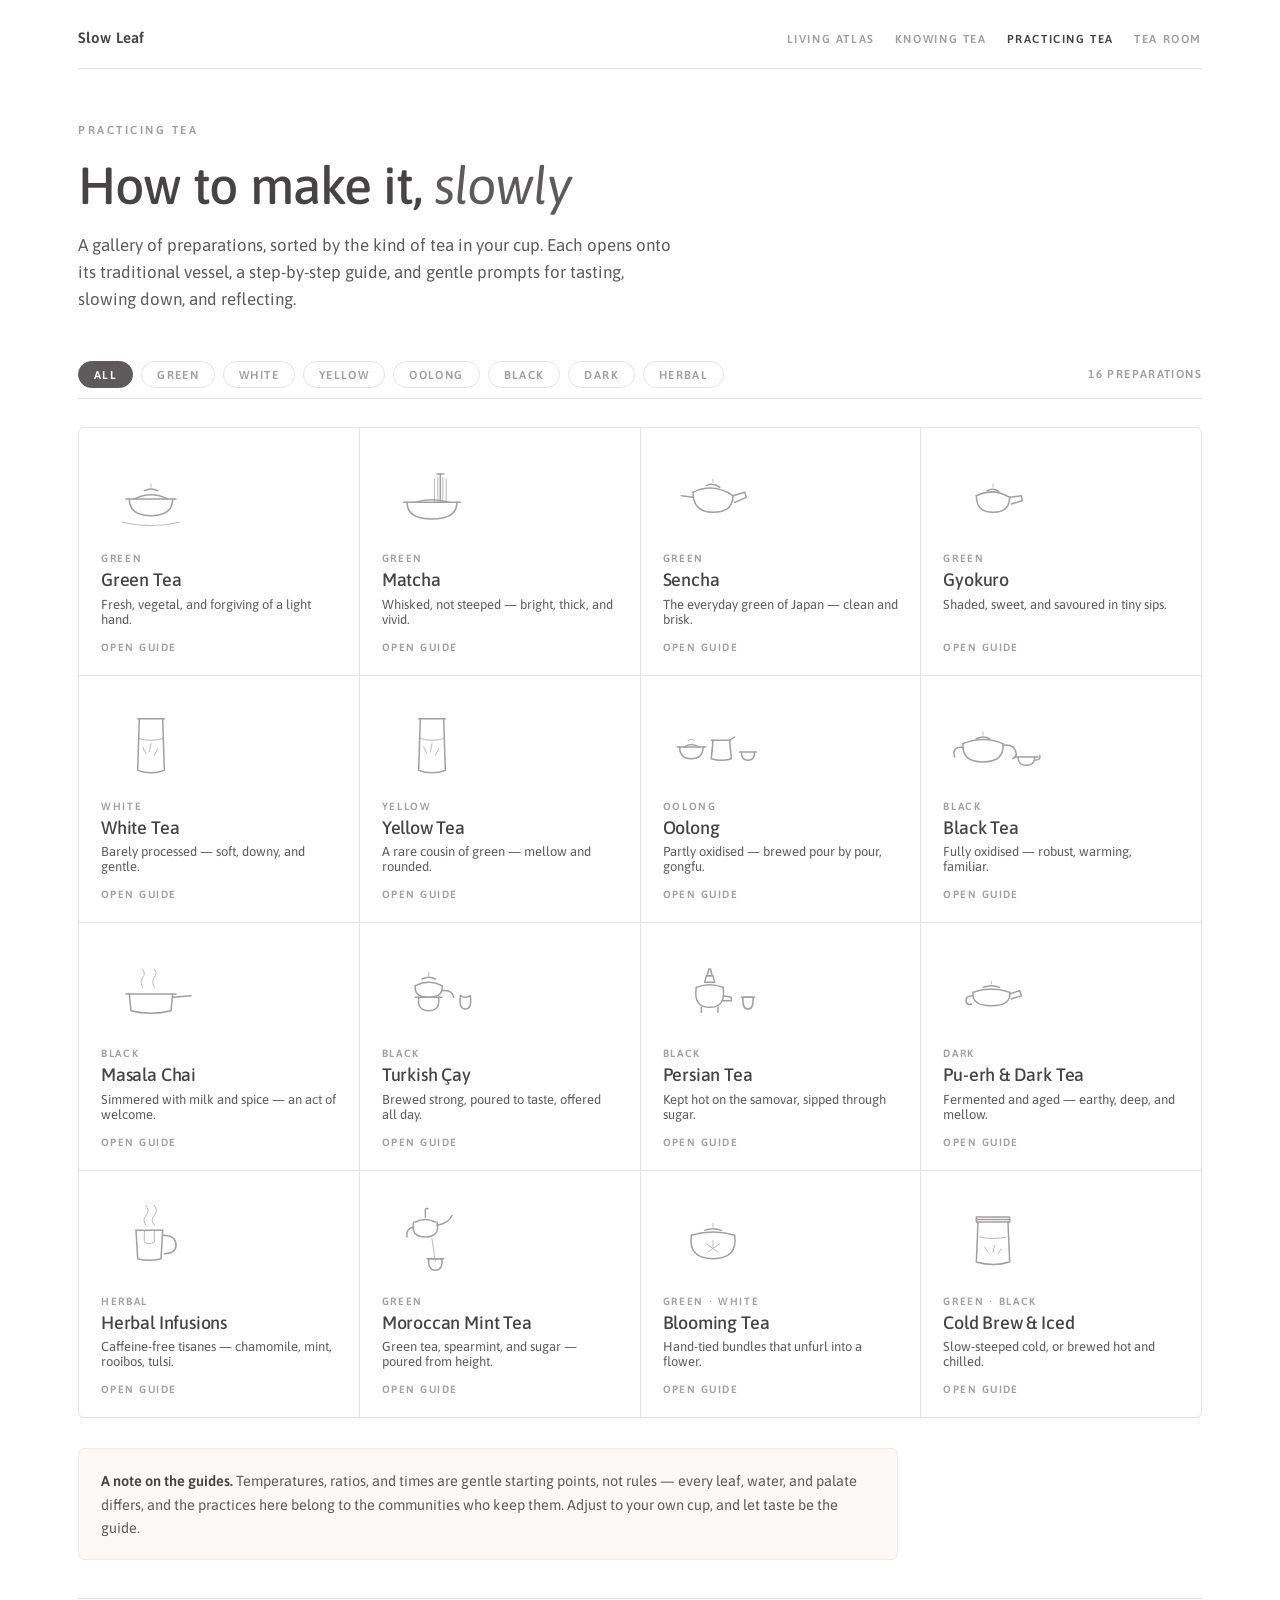
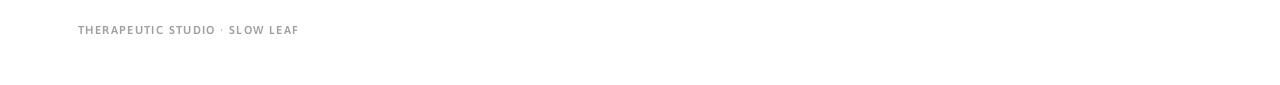
<file: practicing-tea.html>
<!DOCTYPE html>
<html lang="en">
<head>
<meta charset="utf-8" />
<meta name="viewport" content="width=device-width, initial-scale=1" />
<title>Practicing Tea · Slow Leaf</title>
<meta name="description" content="An interactive gallery of tea preparations, sorted by type — each with a step-by-step guide, its traditional vessel, sensory prompts, and reflections for slowing down." />
<link rel="preconnect" href="https://fonts.googleapis.com" />
<link rel="preconnect" href="https://fonts.gstatic.com" crossorigin />
<link href="https://fonts.googleapis.com/css2?family=Asap:ital,wght@0,400;0,500;0,600;1,400&display=swap" rel="stylesheet" />
<style>
  :root{
    --paper:#ffffff;--panel:#faf9f8;--ink:#5d5a5b;--ink-strong:#454344;--stone:#a29f9f;
    --hair:#e6e4e2;--hair-soft:#efedeb;--focus:#5d5a5b;--maxw:1180px;
    --ease:cubic-bezier(.22,.61,.36,1);
  }
  *{box-sizing:border-box;} html,body{margin:0;padding:0;}
  body{font-family:"Asap",system-ui,-apple-system,"Segoe UI",sans-serif;color:var(--ink);
    background:var(--paper);-webkit-font-smoothing:antialiased;text-rendering:optimizeLegibility;line-height:1.6;}
  .wrap{max-width:var(--maxw);margin:0 auto;padding:0 28px;}

  /* header / nav */
  .topbar{display:flex;align-items:baseline;justify-content:space-between;gap:16px 28px;flex-wrap:wrap;
    padding:26px 0 18px;border-bottom:1px solid var(--hair);}
  .mark{font-weight:600;font-size:15px;letter-spacing:.02em;color:var(--ink-strong);text-decoration:none;}
  .navlinks{display:flex;flex-wrap:wrap;gap:20px;}
  .navlinks a{font-size:11.5px;letter-spacing:.14em;text-transform:uppercase;color:var(--stone);
    font-weight:600;text-decoration:none;transition:color .2s var(--ease);}
  .navlinks a:hover{color:var(--ink);}
  .navlinks a[aria-current="page"]{color:var(--ink-strong);}

  .hero{padding:52px 0 22px;max-width:720px;}
  .eyebrow{font-size:11.5px;letter-spacing:.22em;text-transform:uppercase;color:var(--stone);
    font-weight:600;margin:0 0 18px;}
  h1{font-weight:500;font-size:clamp(30px,4.6vw,52px);line-height:1.08;letter-spacing:-.015em;
    color:var(--ink-strong);margin:0 0 18px;}
  h1 em{font-style:italic;font-weight:400;color:var(--ink);}
  .lede{font-size:17px;max-width:600px;margin:0;color:var(--ink);}

  /* filter */
  .controls{display:flex;flex-wrap:wrap;align-items:center;gap:14px 18px;
    padding:26px 0 10px;border-bottom:1px solid var(--hair);}
  .type-filter{display:flex;flex-wrap:wrap;gap:8px;}
  .chip{font-family:inherit;font-size:11.5px;letter-spacing:.12em;text-transform:uppercase;font-weight:600;
    color:var(--stone);background:var(--paper);border:1px solid var(--hair);border-radius:100px;
    padding:6px 15px;cursor:pointer;transition:color .2s var(--ease),border-color .2s var(--ease),background .2s var(--ease);}
  .chip:hover{color:var(--ink);border-color:var(--stone);}
  .chip.is-active{color:var(--paper);background:var(--ink);border-color:var(--ink);}
  .chip:focus-visible{outline:2px solid var(--focus);outline-offset:2px;}
  .count{font-size:11.5px;letter-spacing:.12em;text-transform:uppercase;color:var(--stone);font-weight:600;margin-left:auto;}

  /* gallery grid */
  .gallery{display:grid;grid-template-columns:repeat(4,1fr);gap:1px;background:var(--hair);
    border:1px solid var(--hair);border-radius:6px;overflow:hidden;margin:28px 0 8px;}
  .tea-card{background:var(--paper);border:none;text-align:left;font-family:inherit;cursor:pointer;
    padding:26px 22px 22px;display:flex;flex-direction:column;gap:0;min-height:220px;
    transition:background .22s var(--ease);}
  .tea-card:hover{background:var(--panel);}
  .tea-card:focus-visible{outline:2px solid var(--focus);outline-offset:-2px;}
  .tea-card.is-hidden{display:none;}
  .v-figure{height:80px;display:flex;align-items:flex-end;margin:0 0 18px;}
  .v-figure svg{height:80px;width:auto;overflow:visible;}
  .v-line{fill:none;stroke:var(--stone);stroke-width:1.5;stroke-linecap:round;stroke-linejoin:round;
    vector-effect:non-scaling-stroke;transition:stroke .24s var(--ease);}
  .v-soft{fill:none;stroke:var(--stone);stroke-width:1;stroke-linecap:round;stroke-linejoin:round;
    vector-effect:non-scaling-stroke;opacity:.7;transition:stroke .24s var(--ease);}
  .tea-card:hover .v-line,.tea-card:focus-visible .v-line{stroke:var(--ink-strong);}
  .tea-card:hover .v-soft,.tea-card:focus-visible .v-soft{stroke:var(--ink);}
  .tc-type{font-size:10.5px;letter-spacing:.16em;text-transform:uppercase;font-weight:600;color:var(--stone);margin:0 0 5px;}
  .tc-name{font-size:18px;font-weight:500;letter-spacing:-.01em;color:var(--ink-strong);margin:0 0 6px;line-height:1.2;}
  .tc-note{font-size:13px;color:var(--ink);margin:0;}
  .tc-open{margin-top:auto;padding-top:14px;font-size:10.5px;letter-spacing:.14em;text-transform:uppercase;
    font-weight:600;color:var(--stone);transition:color .2s var(--ease);}
  .tea-card:hover .tc-open,.tea-card:focus-visible .tc-open{color:var(--ink);}

  .empty{padding:40px 4px;color:var(--stone);font-size:14px;display:none;}
  .empty.show{display:block;}

  /* invitation note */
  .note{margin:30px 0 6px;padding:20px 22px;background:var(--panel);border:1px solid var(--hair-soft);
    border-radius:6px;font-size:14.5px;color:var(--ink);max-width:820px;}
  .note strong{color:var(--ink-strong);font-weight:600;}

  footer{border-top:1px solid var(--hair);padding:22px 0 46px;margin-top:38px;font-size:11.5px;
    letter-spacing:.12em;text-transform:uppercase;color:var(--stone);font-weight:600;}

  /* modal card */
  .scrim{position:fixed;inset:0;background:rgba(69,67,68,.30);backdrop-filter:blur(2px);
    opacity:0;transition:opacity .28s var(--ease);z-index:40;}
  .scrim.show{opacity:1;}
  .card{position:fixed;top:0;right:0;height:100%;width:min(460px,100%);background:var(--paper);
    border-left:1px solid var(--hair);z-index:41;transform:translateX(100%);
    transition:transform .34s var(--ease);overflow:hidden;}
  .card.show{transform:translateX(0);}
  .card-scroll{height:100%;overflow-y:auto;padding:26px 30px 44px;}
  .card-top{display:flex;align-items:flex-start;justify-content:space-between;gap:16px;}
  .card-eyebrow{font-size:11px;letter-spacing:.18em;text-transform:uppercase;color:var(--stone);font-weight:600;margin:2px 0 0;}
  .closebtn{border:1px solid var(--hair);background:var(--paper);border-radius:100px;width:32px;height:32px;
    display:grid;place-items:center;cursor:pointer;color:var(--ink);flex:none;transition:border-color .2s var(--ease),color .2s var(--ease);}
  .closebtn:hover{border-color:var(--stone);color:var(--ink-strong);}
  .closebtn:focus-visible{outline:2px solid var(--focus);outline-offset:2px;}
  .card h2{font-weight:500;font-size:26px;letter-spacing:-.015em;color:var(--ink-strong);margin:8px 0 4px;line-height:1.12;}
  .card-sub{font-size:14px;color:var(--ink);margin:0 0 4px;}
  .card-vessel{display:flex;justify-content:center;align-items:flex-end;height:132px;margin:14px 0 6px;
    border-bottom:1px solid var(--hair);padding-bottom:18px;}
  .card-vessel svg{height:118px;width:auto;overflow:visible;}
  .card-vessel .v-line{stroke:var(--ink-strong);stroke-width:1.4;}
  .card-vessel .v-soft{stroke:var(--ink);}
  .vessel-cap{text-align:center;font-size:12px;color:var(--stone);margin:0 0 16px;letter-spacing:.02em;}
  .vessel-cap em{font-style:italic;color:var(--ink);}

  .tabs{display:flex;gap:2px;background:var(--hair);border:1px solid var(--hair);border-radius:100px;
    padding:3px;margin:0 0 20px;}
  .tab{flex:1;font-family:inherit;font-size:11.5px;letter-spacing:.1em;text-transform:uppercase;font-weight:600;
    color:var(--stone);background:transparent;border:none;border-radius:100px;padding:7px 4px;cursor:pointer;
    transition:color .2s var(--ease),background .2s var(--ease);}
  .tab.is-active{color:var(--ink-strong);background:var(--paper);}
  .tab:focus-visible{outline:2px solid var(--focus);outline-offset:2px;}

  .layer{animation:fade .34s var(--ease);}
  @keyframes fade{from{opacity:0;transform:translateY(4px);}to{opacity:1;transform:none;}}
  .fld{margin:0 0 20px;}
  .fld-label{font-size:10.5px;letter-spacing:.16em;text-transform:uppercase;color:var(--stone);font-weight:600;margin:0 0 7px;}
  .fld p{margin:0;font-size:14.5px;color:var(--ink);}
  .fld p+p{margin-top:9px;}

  .params{display:grid;grid-template-columns:1fr 1fr;gap:1px;background:var(--hair);
    border:1px solid var(--hair);border-radius:5px;overflow:hidden;margin:2px 0 20px;}
  .param{background:var(--panel);padding:12px 14px;}
  .param dt{font-size:10px;letter-spacing:.14em;text-transform:uppercase;color:var(--stone);font-weight:600;margin:0 0 3px;}
  .param dd{margin:0;font-size:14.5px;color:var(--ink-strong);font-weight:500;}

  ol.steps{margin:0;padding:0;list-style:none;counter-reset:s;}
  ol.steps li{position:relative;padding:0 0 15px 34px;counter-increment:s;font-size:14.5px;color:var(--ink);}
  ol.steps li:last-child{padding-bottom:0;}
  ol.steps li::before{content:counter(s);position:absolute;left:0;top:-1px;width:22px;height:22px;
    border:1px solid var(--hair);border-radius:100px;display:grid;place-items:center;
    font-size:11px;font-weight:600;color:var(--stone);}

  .senses{display:grid;grid-template-columns:1fr 1fr;gap:1px;background:var(--hair);
    border:1px solid var(--hair);border-radius:5px;overflow:hidden;margin:2px 0 20px;}
  .sense{background:var(--paper);padding:13px 15px;}
  .sense dt{font-size:10px;letter-spacing:.14em;text-transform:uppercase;color:var(--stone);font-weight:600;margin:0 0 4px;}
  .sense dd{margin:0;font-size:13.5px;color:var(--ink);line-height:1.5;}

  ul.prompts{margin:2px 0 0;padding:0;list-style:none;}
  ul.prompts li{position:relative;padding:0 0 12px 20px;font-size:14.5px;color:var(--ink);}
  ul.prompts li:last-child{padding-bottom:0;}
  ul.prompts li::before{content:"";position:absolute;left:2px;top:11px;width:5px;height:5px;
    border:1px solid var(--stone);border-radius:100px;}

  @media (max-width:1000px){.gallery{grid-template-columns:repeat(3,1fr);}}
  @media (max-width:760px){.wrap{padding:0 20px;}.gallery{grid-template-columns:repeat(2,1fr);}
    .card{width:100%;border-left:none;}}
  @media (max-width:440px){.gallery{grid-template-columns:1fr;}.params,.senses{grid-template-columns:1fr;}}
  @media (prefers-reduced-motion:reduce){*{transition:none!important;animation:none!important;}}
</style>
</head>
<body>
  <div class="wrap">
    <nav class="topbar" aria-label="Slow Leaf">
      <a class="mark" href="index.html">Slow&nbsp;Leaf</a>
      <div class="navlinks">
        <a href="living-atlas.html">Living Atlas</a>
        <a href="knowing-tea.html">Knowing Tea</a>
        <a href="practicing-tea.html" aria-current="page">Practicing Tea</a>
        <a href="tea-room.html">Tea Room</a>
      </div>
    </nav>

    <header class="hero">
      <p class="eyebrow">Practicing Tea</p>
      <h1>How to make it, <em>slowly</em></h1>
      <p class="lede">A gallery of preparations, sorted by the kind of tea in your cup. Each opens onto its traditional vessel, a step-by-step guide, and gentle prompts for tasting, slowing down, and reflecting.</p>
    </header>

    <div class="controls">
      <div class="type-filter" id="type-filter" role="group" aria-label="Filter by type of tea"></div>
      <span class="count" id="count"></span>
    </div>

    <div class="gallery" id="gallery"></div>
    <p class="empty" id="empty">No preparations in this type yet.</p>

    <div class="note"><strong>A note on the guides.</strong> Temperatures, ratios, and times are gentle starting points, not rules — every leaf, water, and palate differs, and the practices here belong to the communities who keep them. Adjust to your own cup, and let taste be the guide.</div>

    <footer>Therapeutic Studio · Slow Leaf</footer>
  </div>

  <div class="scrim" id="scrim" hidden></div>
  <aside class="card" id="card" role="dialog" aria-modal="true" aria-labelledby="card-title" aria-hidden="true">
    <div class="card-scroll">
      <div class="card-top">
        <p class="card-eyebrow" id="card-type">&nbsp;</p>
        <button class="closebtn" id="closebtn" aria-label="Close">
          <svg width="14" height="14" viewBox="0 0 14 14" aria-hidden="true"><path d="M2 2L12 12M12 2L2 12" stroke="currentColor" stroke-width="1.3" stroke-linecap="round"/></svg>
        </button>
      </div>
      <h2 id="card-title">&nbsp;</h2>
      <p class="card-sub" id="card-sub">&nbsp;</p>
      <div class="card-vessel"><svg id="card-vessel-svg" viewBox="0 0 120 96" aria-hidden="true"></svg></div>
      <p class="vessel-cap" id="vessel-cap">&nbsp;</p>
      <div class="tabs" role="tablist">
        <button class="tab is-active" data-layer="steep" role="tab">Steep</button>
        <button class="tab" data-layer="savour" role="tab">Savour</button>
        <button class="tab" data-layer="reflect" role="tab">Reflect</button>
      </div>
      <div class="layer" id="ly-steep" role="tabpanel"></div>
      <div class="layer" id="ly-savour" role="tabpanel" hidden></div>
      <div class="layer" id="ly-reflect" role="tabpanel" hidden></div>
    </div>
  </aside>

<script id="tea-data" type="application/json">
[
{"id":"green","name":"Green Tea","type":["green"],"vessel":"gaiwan","note":"Fresh, vegetal, and forgiving of a light hand.","sub":"Loose leaf · China, Korea, and beyond","tradition":"Green tea is the oldest and most widely made form of Camellia sinensis, woven into daily life across China, Korea, and much of East Asia. To keep the leaf green, it is heated soon after picking — most often pan-fired in China, halting oxidation and preserving a fresh, grassy character. In many homes it is simply steeped in a glass or a lidded gaiwan and topped up with hot water through the day.","params":[["Water","75–80°C · 165–175°F"],["Leaf","3 g per 150 ml"],["Time","1–2 min, first steep"],["Vessel","Gaiwan or glass"]],"steps":["Warm the gaiwan or glass with a little hot water, then discard it.","Let just-boiled water cool a minute or two — boiling water scorches delicate green leaf.","Add the leaves and pour water gently down the side, not directly onto them.","Steep briefly and taste early; strain or sip before it turns bitter.","Re-steep the same leaves several times, adding a little time with each round."],"sensory":{"Taste":"Look for fresh-cut grass, snow pea, chestnut, or a clean sweetness underneath.","Aroma":"Warm the wet leaf in your cupped hands and breathe in before the first sip.","Sound":"The quiet fizz of water meeting leaf; the soft click of the lid.","Temperature":"Notice how flavour opens as the cup cools from hot to just-warm.","Texture":"A brothy, almost silky body — or a drying briskness if steeped long.","Presence":"Watch the leaves sink, rise, and unfurl. There is nowhere else to be."},"practice":"Try the same leaf across three infusions and notice how each pour differs — the first bright, the second fullest, the third softening. This is the simplest way to learn that a tea is not one taste but a sequence.","attention":"Green tea asks for a lighter touch and a shorter wait than most people expect. Let the brief steeping time be a small lesson in not rushing and not over-doing — attention, then release.","journal":["What did the first sip remind you of — a place, a season, a memory?","Which infusion did you like best, and what changed between them?","How did your body feel a few minutes after drinking — settled, alert, warm?"]},

{"id":"matcha","name":"Matcha","type":["green"],"vessel":"chawan","note":"Whisked, not steeped — bright, thick, and vivid.","sub":"Whisked powdered tea · Japan","tradition":"Powdered tea whisked in a bowl travelled from Song-dynasty China to Japan with Buddhist monks, and over centuries became the heart of chanoyu, the Japanese way of tea shaped by teachers such as Sen no Rikyū in the sixteenth century. In chanoyu, preparing tea is a practice of hosting: attention to gesture, season, and guest matters as much as the drink itself. The thin, everyday form is usucha; the thick, ceremonial form is koicha.","params":[["Water","70–80°C · 160–175°F"],["Matcha","1.5–2 g (sifted)"],["Water volume","60–70 ml"],["Vessel","Chawan & chasen"]],"steps":["Sift the matcha into the warmed bowl to break up any clumps.","Add a splash of the cooled water and whisk to a smooth paste.","Pour in the rest of the water.","Whisk briskly in a light 'W' or 'M' motion from the wrist — not a circle.","Whisk until a fine, even foam rises, then lift the whisk gently from the centre.","Drink within a minute or two, turning the bowl slightly before you sip."],"sensory":{"Taste":"A full sweetness and savoury umami, sometimes a clean, brief bitterness.","Aroma":"Fresh, green, and marine — like nori or spring leaves.","Sound":"The soft rush of the bamboo whisk against the bowl.","Temperature":"Warm rather than hot, so nothing is hidden behind heat.","Texture":"Velvety and thick, with a fine microfoam on the surface.","Presence":"The whole drink is made by your own hand, in one continuous gesture."},"practice":"Slow the whisking down and listen to it. In chanoyu the aim is not speed but evenness — a smooth surface with no large bubbles. Making one good bowl with full attention is the practice, complete in itself.","attention":"Matcha is prepared fresh each time and drunk soon after — it cannot be left to wait. That built-in immediacy is an invitation to give the few minutes it takes your whole attention.","journal":["What did it feel like to make the drink entirely by hand?","Where did your attention go while whisking — and did it wander?","Sit for a moment after the last sip. What lingers, in taste and in mood?"]},

{"id":"sencha","name":"Sencha","type":["green"],"vessel":"kyusu","note":"The everyday green of Japan — clean and brisk.","sub":"Steamed green tea · Japan","tradition":"Sencha is the daily tea of Japan, made by steaming the fresh leaf rather than pan-firing it, which gives a clean, green, slightly marine cup. It is brewed in a kyusu, a pot with a hollow handle set at the side, and poured out in rounds so that every cup is filled to the same strength — an ordinary daily courtesy at kitchen tables and offices alike.","params":[["Water","70–80°C · 160–175°F"],["Leaf","4–5 g per 150 ml"],["Time","45–60 sec, first steep"],["Vessel","Kyusu"]],"steps":["Pour hot water into the cups first — this both cools the water and measures it.","Let it stand a minute, then pour it from the cups into the kyusu over the leaves.","Steep for under a minute; deep-steamed (fukamushi) sencha needs even less.","Pour into each cup a little at a time, going back and forth in rounds.","Empty the pot completely to the last drop, so the leaves aren't left stewing.","Re-steep with slightly hotter water and a shorter time."],"sensory":{"Taste":"Bright and grassy with a savoury depth and a clean, sweet finish.","Aroma":"Vegetal and fresh, like steamed greens or a spring meadow.","Sound":"Water poured in rounds; the last drops falling into the cup.","Temperature":"Cooler than most brews — heat would turn it sharp.","Texture":"Light and brisk, sometimes cloudy and fuller when deep-steamed.","Presence":"The back-and-forth pour is a small rhythm worth settling into."},"practice":"Practise pouring in rounds until each cup ends the same colour and strength. It is a quiet exercise in fairness and care — no cup favoured, none left weak.","attention":"The whole ritual takes barely two minutes, yet it resists being hurried. Let the short, exact steps stand in for a longer pause.","journal":["How even were your cups — and did evenness change how the tea felt to share?","What does 'fresh' taste like to you here, in specific words?","Did the second steep surprise you compared with the first?"]},

{"id":"gyokuro","name":"Gyokuro","type":["green"],"vessel":"houhin","note":"Shaded, sweet, and savoured in tiny sips.","sub":"Shade-grown green tea · Japan","tradition":"Gyokuro is a shaded Japanese tea, grown under cover for around three weeks before harvest in regions such as Uji. Shading slows the leaf and raises its sweetness and savoury umami. It is brewed cool and slow, in very small amounts, and taken almost like a broth — a concentrated, contemplative cup rather than a thirst-quencher.","params":[["Water","50–60°C · 120–140°F"],["Leaf","4 g per 60 ml"],["Time","1.5–2.5 min"],["Vessel","Houhin or small kyusu"]],"steps":["Cool the water well below boiling — this is the coolest brew in the gallery.","Use a generous amount of leaf for a very small amount of water.","Pour the cool water over the leaves and wait patiently; the low heat draws out sweetness, not bitterness.","Pour into tiny cups, just a mouthful or two each.","Savour it slowly, then re-steep — the second and third infusions are prized.","On the last infusion, the tender leaves can be eaten with a little ponzu or salt."],"sensory":{"Taste":"Intense sweetness and umami, low in bitterness, almost like a light broth.","Aroma":"Deep, green, and oceanic.","Sound":"Very little — this is a quiet, slow preparation.","Temperature":"Barely warm; the flavour lives in the cool.","Texture":"Thick, coating, and mouth-filling despite the small sip.","Presence":"A few millilitres asks you to slow down to meet it."},"practice":"Resist the urge to add more water or heat. Gyokuro teaches restraint — that concentration and patience can give more than volume.","attention":"A thimble of tea, taken slowly, can hold as much attention as a whole pot. Let the smallness be the point.","journal":["What was it like to drink so little, so slowly?","How did the low temperature change what you noticed?","Did savouring a small amount feel like enough — or did you want more, and why?"]},

{"id":"white","name":"White Tea","type":["white"],"vessel":"glass","note":"Barely processed — soft, downy, and gentle.","sub":"Withered and dried buds · Fujian, China","tradition":"White tea is among the least processed of all teas: buds and young leaves are simply withered and dried, with no pan-firing or rolling. It is long associated with the coastal counties of Fujian in China, home to styles such as Silver Needle and White Peony. Its gentleness rewards patience — warm water and unhurried steeping rather than force.","params":[["Water","80–85°C · 175–185°F"],["Leaf","3–5 g per 200 ml"],["Time","3–5 min (or short gongfu steeps)"],["Vessel","Tall glass or gaiwan"]],"steps":["Warm the glass, then add the downy buds and leaves.","Pour warm — not boiling — water gently over them.","Let it steep longer than a green tea; the flavour is subtle and slow to emerge.","Watch the silvery buds stand and slowly sink as they hydrate.","Sip and re-steep generously — white tea gives many gentle infusions.","Aged white teas can take hotter water and reveal deeper, honeyed notes."],"sensory":{"Taste":"Soft and mellow — hay, melon, cucumber, and light honey.","Aroma":"Faint and sweet, like warm straw or fresh flowers.","Sound":"Stillness; the occasional shift of a bud in the glass.","Temperature":"Gentle warmth suits its delicacy.","Texture":"Light, clean, and silky, with almost no astringency.","Presence":"You have to lean in to notice it — a lesson in quiet attention."},"practice":"White tea can seem to taste of 'almost nothing' at first. Sit with it. Learning to notice a faint, gentle cup trains the palate more than a bold one ever could.","attention":"Its subtlety cannot be rushed or forced louder. Meeting it means slowing your own senses down to its register.","journal":["What did you notice only after sitting quietly with the cup?","How would you describe a flavour that is barely there?","Where else in your day might 'quiet' be worth paying closer attention to?"]},

{"id":"yellow","name":"Yellow Tea","type":["yellow"],"vessel":"glass","note":"A rare cousin of green — mellow and rounded.","sub":"Sealed-yellowing tea · China","tradition":"Yellow tea is a small and rare Chinese category, made much like green tea but given an extra slow, gentle step — sealing the warm leaf so it 'yellows,' softening the fresh green edge into a rounder, mellower cup. Junshan Yinzhen, from an island in Hunan's Dongting Lake, is its most storied example. It is often brewed in a glass so the buds can be watched standing upright and slowly falling.","params":[["Water","75–80°C · 165–175°F"],["Leaf","3–4 g per 150 ml"],["Time","1–3 min"],["Vessel","Tall glass"]],"steps":["Warm a tall glass with hot water and discard it.","Add the buds and pour cooled water down the side.","Watch the buds as they hydrate — the finest stand vertically before sinking.","Steep gently and taste; the character is mellower and less grassy than green.","Re-steep several times, watching the 'dance' of the buds each round."],"sensory":{"Taste":"Sweet, smooth, and rounded, with the grassy edge of green softened away.","Aroma":"Warm, mellow, and lightly toasty.","Sound":"Quiet; the tea is watched as much as tasted.","Temperature":"Warm and even, never scalding.","Texture":"Smooth and gentle, with a soft finish.","Presence":"The upright, drifting buds turn the glass into something to watch."},"practice":"Let this be a watching tea as much as a drinking one. Following the slow rise and fall of the buds is itself a form of settling attention.","attention":"Yellow tea's extra 'yellowing' step exists purely to soften and round — a reminder that some things improve only with unhurried time.","journal":["What did you see in the glass that you'd have missed in an opaque cup?","How does 'mellow' differ from 'mild' to you?","When has waiting made something gentler or better in your own life?"]},

{"id":"oolong","name":"Oolong","type":["oolong"],"vessel":"gongfu","note":"Partly oxidised — brewed pour by pour, gongfu.","sub":"Gongfu method · Fujian, Guangdong & Taiwan","tradition":"Oolongs are partly oxidised teas, ranging from green and floral to dark and roasted, made across Fujian, Guangdong, and Taiwan. Many are brewed gongfu — a phrase meaning 'with skill and effort' — a method refined in the Chaoshan region of Guangdong. A high ratio of leaf to water and many short infusions reveal how a single tea unfolds and changes from one pour to the next.","params":[["Water","90–95°C · 195–205°F"],["Leaf","5–7 g per 100 ml"],["Time","10–30 sec, building"],["Vessel","Gaiwan & fairness pitcher"]],"steps":["Warm the gaiwan, pitcher, and cups with hot water.","Add the tightly rolled leaves — enough to cover the base generously.","Rinse: pour water on, then off again quickly, to wake and clean the leaf.","Steep the first infusion just 10–20 seconds and pour into the pitcher, then the cups.","Add a few seconds to each successive steep as the rolled leaf slowly opens.","Continue for many infusions — a good oolong can give eight or more."],"sensory":{"Taste":"Floral and buttery, or roasted and mineral — and shifting each pour.","Aroma":"Cup the empty vessel and smell it; some sets include an aroma cup for exactly this.","Sound":"The quick on-off of the rinse; tea streaming into the pitcher.","Temperature":"Hot and immediate, in small mouthfuls.","Texture":"Creamy and thick, often with a sweet, lingering aftertaste (huigan).","Presence":"The rhythm of many small pours keeps returning your attention to the leaf."},"practice":"Pay attention to how the tea changes pour by pour — often opening, peaking, then softening. Naming what shifts between infusions is the core skill gongfu teaches.","attention":"Gongfu is unhurried by design: many tiny cups, many small pauses. The method turns a single tea into a long, attentive sitting.","journal":["Which infusion was the peak — and how did you know?","What did you smell in the empty warm cup that you couldn't taste?","Did brewing in many small rounds change your sense of time?"]},

{"id":"black","name":"Black Tea","type":["black"],"vessel":"teapot","note":"Fully oxidised — robust, warming, familiar.","sub":"Western style · a pot and a cup","tradition":"Black tea — fully oxidised, and known as 'red tea' in China for its coppery liquor — is brewed across Europe, West Asia, and the Americas in a simple pot, taken plain or with milk. The British ritual of afternoon tea is one relatively recent and well-known expression, but the leaf itself travelled far earlier and belongs to many tables. It is the most forgiving tea to brew, and the everyday cup for much of the world.","params":[["Water","90–100°C · 195–212°F"],["Leaf","2.5–3 g per 250 ml"],["Time","3–5 min"],["Vessel","Porcelain pot & cup"]],"steps":["Warm the pot with a little boiling water, then pour it out.","Add the leaves — roughly a teaspoon per cup, plus 'one for the pot' if you like.","Pour freshly boiled water over the leaves.","Steep 3–5 minutes; longer means stronger and more brisk, not simply better.","Strain into the cup. Add milk, lemon, or sugar to taste — or nothing at all.","A second steep is possible but will be lighter; whole-leaf teas fare best."],"sensory":{"Taste":"Malty, brisk, sometimes with notes of cocoa, stone fruit, or citrus.","Aroma":"Warm and rich, deepening as it brews.","Sound":"The kettle's rise to the boil; tea poured into a waiting cup.","Temperature":"Hot and comforting — the classic warming cup.","Texture":"Full-bodied and brisk, softened and rounded by milk.","Presence":"A familiar ritual can still be done with full attention, if you choose."},"practice":"Brew one cup exactly to a timer, and one 'by feel,' and compare. Even the most everyday tea rewards noticing what a minute more or less actually does.","attention":"Because black tea is so familiar, it is the easiest to make on autopilot. The practice here is to bring attention back to something habitual.","journal":["Do you take it plain or with something — and why, really?","What does this cup connect to for you: a person, a place, a time of day?","How did brewing it deliberately differ from brewing it out of habit?"]},

{"id":"chai","name":"Masala Chai","type":["black"],"vessel":"pan","note":"Simmered with milk and spice — an act of welcome.","sub":"Spiced milk tea · South Asia","tradition":"Across South Asia, masala chai — spiced milk tea — is an everyday act of hospitality and the pulse of street life, sold from railway platforms to roadside stalls and made fresh in countless homes. Strong CTC black tea is simmered with milk, sugar, and spices whose blend shifts by household and region: cardamom, ginger, cinnamon, clove, black pepper, and more. There is no single correct recipe — each family's is its own.","params":[["Water & milk","roughly half and half"],["Tea","1 tsp CTC per cup"],["Spices","cardamom, ginger, others to taste"],["Vessel","Small pan or pot"]],"steps":["Lightly crush the whole spices — cardamom, a slice of ginger, perhaps a clove.","Bring water to a boil with the spices and let them simmer a minute or two.","Add the black tea and let it steep in the simmering water.","Pour in the milk and sugar, and bring back up toward a boil.","Let it rise and froth, lowering the heat before it boils over — repeat once or twice for body.","Strain into cups and serve hot."],"sensory":{"Taste":"Sweet, spiced, and full, the tea's briskness carried by warm milk.","Aroma":"Cardamom and ginger filling the kitchen before the first sip.","Sound":"The simmer, the rise toward the boil, the pour through the strainer.","Temperature":"Piping hot — chai is a warming, restorative drink.","Texture":"Rich, rounded, and comforting from the milk.","Presence":"Making it fills a room with scent; it is hard to be elsewhere."},"practice":"Make it once from a family or regional recipe you look up, and once purely by taste, adjusting spice as you go. Chai is learned by adjusting, not by measuring.","attention":"Chai cannot be walked away from — it rises and froths and needs watching. That small tending is part of the drink.","journal":["Which spice do you reach for most, and what does it do to the cup?","Who taught you, or introduced you to, tea like this?","How does a drink you tend on the stove feel different from one you steep and leave?"]},

{"id":"turkish","name":"Turkish Çay","type":["black"],"vessel":"caydanlik","note":"Brewed strong, poured to taste, offered all day.","sub":"Çaydanlık & tulip glass · Türkiye","tradition":"On Türkiye's Black Sea coast around Rize, tea — çay — is offered constantly, from morning to night, as the everyday medium of hospitality and conversation. It is brewed in a çaydanlık, a stacked double teapot: strong tea in the upper pot, water kept hot in the lower. Each glass is diluted to the drinker's taste, from light (açık) to dark (koyu), and served in a small, waisted tulip glass, taken with sugar but never milk.","params":[["Water","boiling, from the lower pot"],["Leaf","strong brew in the upper pot"],["Time","10–15 min steep"],["Vessel","Çaydanlık & tulip glass"]],"steps":["Fill the lower pot with water and bring it to a boil.","Add loose black tea to the empty upper pot and set it on top to warm.","Pour some hot water from below over the leaves in the upper pot; return the lower pot to a gentle boil.","Let the upper pot steep 10–15 minutes to make a strong concentrate.","Pour a little concentrate into each tulip glass, then top up with hot water to the strength each person likes.","Serve with sugar cubes on the side; keep the pots hot for refills all day."],"sensory":{"Taste":"Brisk, full, and coppery — mellowed to each drinker's chosen strength.","Aroma":"Warm and malty, rising from the small glass.","Sound":"The constant low simmer of the çaydanlık kept ready.","Temperature":"Hot, held by the double pot for hours of hospitality.","Texture":"Clean and brisk, softened by sugar rather than milk.","Presence":"A glass is rarely refused — the ritual is about company as much as tea."},"practice":"Pour one glass light and one dark from the same concentrate, and notice how much the same tea changes with dilution. Adjusting strength to a guest is the heart of the custom.","attention":"Turkish tea is made to keep flowing and to keep people together. Offering and accepting a glass is a small, repeated act of welcome.","journal":["Light or dark — which strength suits you, and why?","When has being offered a drink made you feel genuinely welcomed?","What would it change to keep tea ready for others throughout a day?"]},

{"id":"persian","name":"Persian Tea","type":["black"],"vessel":"samovar","note":"Kept hot on the samovar, sipped through sugar.","sub":"Samovar & estekan · Iran","tradition":"In Iran, tea is central to welcome and to gathering, kept hot on a samovar and poured strong, then diluted with hot water to taste. It is sipped through a lump of rock sugar (nabat) or a sugar cube held between the teeth, and served in a small glass called an estekan. The samovar and the custom around it travelled from Russia in the nineteenth century and became deeply woven into daily hospitality in the Caspian tea-growing provinces and beyond.","params":[["Water","kept hot on the samovar"],["Leaf","strong brew (dam), top pot"],["Time","10–15 min steep"],["Vessel","Samovar & estekan glass"]],"steps":["Heat water in the samovar until steaming.","Brew a strong concentrate in the small teapot set on top, kept warm by the rising heat.","Pour a measure of the dark concentrate into each estekan glass.","Dilute with hot water from the samovar to the strength you prefer.","Take it with rock sugar or a cube held at the front of the mouth as you sip.","Sometimes scented lightly with cardamom, rose, or cinnamon."],"sensory":{"Taste":"Brisk and aromatic amber tea, sweetened as it passes over the sugar.","Aroma":"Warm and fragrant, sometimes touched with rose or cardamom.","Sound":"The soft hiss of the samovar keeping water hot.","Temperature":"Hot and steady, always ready for the next guest.","Texture":"Clean and bright, the sweetness meeting it on the tongue.","Presence":"The samovar at the centre of the room gathers people around it."},"practice":"Try sipping the tea through a piece of rock sugar rather than stirring sugar in. Notice how the sweetness arrives — at the lips first, then the tea behind it.","attention":"A samovar is meant to stay warm for hours of company. The tea is less a single cup than an open, ongoing welcome.","journal":["How did tasting sweetness and tea separately, in sequence, feel?","What draws people together in your home the way a samovar does?","What does 'hospitality' taste like, if it has a flavour?"]},

{"id":"puerh","name":"Pu-erh & Dark Tea","type":["dark"],"vessel":"claypot","note":"Fermented and aged — earthy, deep, and mellow.","sub":"Aged dark tea · Yunnan, China","tradition":"Dark teas such as Yunnan's pu-erh are microbially fermented and often aged for years. Raw (sheng) pu-erh matures slowly over time; ripe (shou) pu-erh is wet-piled to speed the process. Traders on the Ancient Tea Horse Road, carrying compressed cakes north to Tibet, observed that the tea improved on the long journey — an observation that anchored the enduring value placed on aged tea. The leaf is pressed into cakes, rinsed before drinking, and steeped many times.","params":[["Water","95–100°C · 205–212°F"],["Leaf","5–8 g per 100 ml"],["Time","10–20 sec, building"],["Vessel","Seasoned clay pot or gaiwan"]],"steps":["Gently pry a portion of leaf from the pressed cake, trying to keep it intact.","Warm a clay pot or gaiwan and add the leaves.","Rinse once (or twice for aged or ripe tea): pour water on and straight off again.","Steep the first drinking infusion just 10–20 seconds.","Pour completely and taste; add a few seconds each round as it opens.","Continue for many infusions — aged pu-erh can steep well over ten times."],"sensory":{"Taste":"Earthy and woody, deep and mellow; raw pu-erh brisker and more bittersweet.","Aroma":"Damp forest floor, aged wood, dried fruit, sometimes camphor.","Sound":"The crack of the cake as it is separated; the quick rinse.","Temperature":"Hot and full, drawing out the depth.","Texture":"Thick, smooth, and coating, with a warming quality.","Presence":"Drinking something aged for years invites a longer sense of time."},"practice":"Don't skip the rinse — it wakes the compressed leaf and clears any storage dust. Then notice how a tea that has aged for years keeps changing across a single session.","attention":"Pu-erh carries time in it: seasons of aging, a long history of trade. Sitting with it is a way of tasting patience.","journal":["What does 'aged' taste like to you here — and does it feel different to drink?","Raw or ripe, if you tried both — which drew you in, and why?","What in your life has quietly improved by being given time?"]},

{"id":"herbal","name":"Herbal Infusions","type":["herbal"],"vessel":"mug","note":"Caffeine-free tisanes — chamomile, mint, rooibos, tulsi.","sub":"Tisanes · plants other than tea","tradition":"Herbal 'teas' are, strictly, tisanes: infusions of plants other than Camellia sinensis, and so naturally caffeine-free. Traditions of plant infusion and herbal knowledge exist in nearly every culture — chamomile and peppermint across Europe and West Asia, rooibos from the fynbos of South Africa, tulsi (holy basil) in India, yerba-adjacent herbs in the Americas, and countless local remedies besides. Because there is no delicate tea leaf to scorch, most tolerate fully boiling water and a long steep.","params":[["Water","95–100°C · 205–212°F"],["Herb","1–2 tsp or 1 sachet per cup"],["Time","5–7 min, covered"],["Vessel","Mug & infuser, or teapot"]],"steps":["Add the dried flowers, leaves, or bark to an infuser or pot.","Pour fully boiled water over them.","Cover the cup or pot while it steeps — this keeps the fragrant oils from escaping.","Steep a full 5–7 minutes, or longer; most tisanes won't turn bitter.","Roots and barks (like ginger or liquorice) benefit from a gentle simmer instead.","Remove the herbs and sweeten with honey if you like."],"sensory":{"Taste":"Ranges widely — apple-sweet chamomile, cooling mint, honeyed rooibos.","Aroma":"Often the most vivid part; lift the lid and breathe in the released steam.","Sound":"Quiet steeping; the clink of a spoon of honey.","Temperature":"Comforting warmth, easy to sip slowly as it cools.","Texture":"Usually light and clean, sometimes rounded and soft.","Presence":"Caffeine-free, so it suits the slow end of the day and the winding-down."},"practice":"Cover the cup as it steeps, then uncover it right under your nose. Herbal infusions live largely in aroma — catching the released steam is half the experience.","attention":"With no caffeine to chase, an herbal cup is well suited to evenings and to simply resting. Let it be a drink with nowhere to be.","journal":["Which plant did you choose, and what drew you to it today?","What memory or feeling does its scent call up?","How does a caffeine-free cup change the pace of your evening?"]},

{"id":"moroccan","name":"Moroccan Mint Tea","type":["green"],"vessel":"berrad","note":"Green tea, spearmint, and sugar — poured from height.","sub":"Atay · Morocco & the Maghreb","tradition":"In Morocco and across the Maghreb, atay — green tea prepared with fresh spearmint and sugar — is the everyday language of hospitality, and preparing it is often an honoured role held by the host. It is poured from a height into small glasses, which aerates the tea and crowns each glass with a little foam. A guest is traditionally offered three glasses, a custom of welcome captured in a well-known Maghrebi saying likening them to life's changing flavours.","params":[["Water","boiling"],["Base","gunpowder green tea"],["Additions","fresh spearmint & sugar"],["Vessel","Berrad (teapot) & glasses"]],"steps":["Rinse the green tea briefly with a little hot water to soften its edge, then discard that water.","Add fresh spearmint and sugar to the pot with the tea.","Fill with boiling water and let it steep a few minutes.","Pour a glass and return it to the pot once or twice to mix the sugar and tea.","Pour into each glass from high above, so the tea streams down and foams.","Serve hot; offer the traditional three rounds."],"sensory":{"Taste":"Sweet and boldly minty, with the green tea brisk underneath.","Aroma":"A rush of fresh spearmint the moment it is poured.","Sound":"The long stream of tea falling from height into the glass.","Temperature":"Hot and refreshing at once — mint cools as the tea warms.","Texture":"Light and lively, topped with a fine foam.","Presence":"The high pour is a small performance of care and welcome."},"practice":"Practise the high pour over the sink first. Raising the pot as the glass fills is how the foam (the keskes) forms — a made thing, offered to a guest.","attention":"Three glasses, poured and shared without hurry, are a structure for spending time with someone. The tea is the reason to sit together.","journal":["What did it take to pour cleanly from height — and how did it feel to get it right?","Who would you want to share the three glasses with?","How does making a drink for others change the act of making it?"]},

{"id":"blooming","name":"Blooming Tea","type":["green","white"],"vessel":"glasspot","note":"Hand-tied bundles that unfurl into a flower.","sub":"Display tea · China","tradition":"Blooming or 'flowering' teas are hand-tied bundles of tea leaves wrapped around dried flowers, which slowly open into a shape when steeped in a clear vessel. A more recent craft built for the eye as much as the palate, they are made by skilled hands sewing each bundle, most often over a base of green or white tea. The pleasure is largely in the watching — a small, unfolding event in a glass.","params":[["Water","85–90°C · 185–195°F"],["Bundle","1 per glass pot"],["Time","3–5 min to open"],["Vessel","Clear glass pot"]],"steps":["Warm the glass pot so the temperature shift doesn't shock the glass.","Place a single bundle in the centre of the pot.","Pour warm water down the side, filling the pot.","Watch over the next few minutes as the bundle slowly unfurls and 'blooms.'","Once fully open, pour into cups; the tea underneath is usually mild.","Leave the bloom in water to enjoy the look; re-steeps are light."],"sensory":{"Taste":"Usually gentle and mild — the base tea, lightly floral.","Aroma":"Soft and floral from the dried blossoms within.","Sound":"Silence, and the slow shift of leaves opening.","Temperature":"Warm, so the leaves open gracefully rather than fast.","Texture":"Light and clean.","Presence":"An unfolding you can only watch, not hurry — a made moment."},"practice":"Set the pot where the light catches it and simply watch it open, start to finish, without doing anything else. It is a short exercise in undivided attention.","attention":"The bloom opens on its own schedule, over minutes, and cannot be rushed. Watching it through is the whole practice.","journal":["What was it like to watch something unfold slowly and do nothing else?","Did your attention stay, or drift? What pulled it away?","When did you last let something take exactly as long as it needed?"]},

{"id":"coldbrew","name":"Cold Brew & Iced","type":["green","black"],"vessel":"jar","note":"Slow-steeped cold, or brewed hot and chilled.","sub":"Mizudashi & iced tea · Japan and the American South","tradition":"Cold preparations draw a different cup from the same leaf. Japanese mizudashi steeps tea in cold water for hours, yielding a sweet, smooth, low-astringency brew. The American South's sweet iced tea takes the opposite route — a strong hot brew, sweetened and poured over ice — and is a fixture of warm-weather hospitality. Both turn tea into an unhurried, everyday summer drink.","params":[["Cold brew","fridge, 4–12 hours"],["Leaf","slightly more than hot brewing"],["Iced","brew hot double-strength, chill"],["Vessel","Jar or pitcher"]],"steps":["For cold brew: add leaf to a jar of cold, filtered water.","Refrigerate 4–12 hours — green teas need less, black teas more.","Strain and serve as is; the cup will be sweet and gentle, low in bitterness.","For iced tea: brew hot at double strength so ice won't dilute it away.","Sweeten while hot if you like (sugar dissolves better warm), then chill.","Pour over plenty of ice, and add lemon or mint if it suits."],"sensory":{"Taste":"Cold brew: sweet and smooth. Iced: brisk, clean, and refreshing.","Aroma":"Cooler and more subtle than a hot cup — lean in to catch it.","Sound":"Ice against glass; the pour over a full tumbler.","Temperature":"Cold and reviving, made for heat and thirst.","Texture":"Crisp and light, easy to drink slowly on a warm day.","Presence":"A drink that asks you to sit somewhere and cool down."},"practice":"Cold-brew the same tea you know hot, and taste them side by side. The gap between the two cups shows how much temperature alone shapes flavour.","attention":"Cold brew rewards planning ahead — hours of patience for a gentle cup. It builds waiting into the pleasure.","journal":["How different was the cold cup from the hot version of the same tea?","What does this drink pair with — a place, a season, an activity?","Was the wait for cold brew worth it? What else is worth that kind of patience?"]}
]
</script>

<script>
  const TEAS = JSON.parse(document.getElementById("tea-data").textContent);

  /* ---------- vessel line-drawings (viewBox 0 0 120 96) ---------- */
  function vessel(key){
    const V = {
      // lidded bowl on a saucer
      gaiwan:`<path class="v-line" d="M34 54 Q34 74 60 74 Q86 74 86 54"/>
        <path class="v-line" d="M30 54 L90 54"/>
        <path class="v-line" d="M40 54 Q60 44 80 54"/>
        <path class="v-line" d="M52 44 Q60 40 68 44"/>
        <path class="v-soft" d="M60 40 L60 36"/>
        <path class="v-soft" d="M26 82 Q60 90 94 82"/>`,
      // wide tea bowl with a bamboo whisk
      chawan:`<path class="v-line" d="M30 58 Q30 78 60 78 Q90 78 90 58"/>
        <path class="v-line" d="M26 58 L94 58"/>
        <path class="v-line" d="M40 58 Q60 52 80 58"/>
        <path class="v-line" d="M70 58 L70 24"/>
        <path class="v-soft" d="M63 58 L63 30 M67 58 L67 28 M73 58 L73 28 M77 58 L77 30"/>
        <path class="v-line" d="M66 24 L74 24"/>`,
      // side-handled pot (kyusu)
      kyusu:`<path class="v-line" d="M36 46 Q36 70 60 70 Q84 70 84 50"/>
        <path class="v-line" d="M36 46 Q60 34 84 50"/>
        <path class="v-line" d="M52 38 Q60 34 68 40"/>
        <path class="v-soft" d="M60 34 L60 30"/>
        <path class="v-line" d="M84 50 L98 46 L100 52 L86 58"/>
        <path class="v-line" d="M36 52 L22 50"/>`,
      // small handleless pot (houhin)
      houhin:`<path class="v-line" d="M40 50 Q40 70 60 70 Q80 70 80 52"/>
        <path class="v-line" d="M40 50 Q60 40 80 52"/>
        <path class="v-line" d="M53 44 Q60 40 67 45"/>
        <path class="v-soft" d="M60 40 L60 36"/>
        <path class="v-line" d="M80 52 L94 50 L95 56 L82 60"/>`,
      // tall glass with leaves
      glass:`<path class="v-line" d="M46 20 L44 82 Q60 88 76 82 L74 20"/>
        <path class="v-line" d="M44 20 L76 20"/>
        <path class="v-soft" d="M50 54 L54 62 M60 50 L58 60 M68 56 L64 64"/>
        <path class="v-soft" d="M46 44 Q60 48 74 44"/>`,
      // gaiwan + fairness pitcher + small cup
      gongfu:`<path class="v-line" d="M20 54 Q20 68 34 68 Q48 68 48 54"/>
        <path class="v-line" d="M17 54 L51 54"/>
        <path class="v-line" d="M25 54 Q34 48 43 54"/>
        <path class="v-soft" d="M30 46 Q34 43 38 46"/>
        <path class="v-line" d="M60 46 L58 68 Q70 72 82 68 L80 46 L86 42"/>
        <path class="v-line" d="M58 46 L80 46"/>
        <path class="v-line" d="M94 60 Q94 70 102 70 Q110 70 110 60"/>
        <path class="v-line" d="M92 60 L112 60"/>`,
      // western teapot + cup on saucer
      teapot:`<path class="v-line" d="M24 50 Q22 72 48 72 Q74 72 72 50"/>
        <path class="v-line" d="M24 50 Q48 40 72 50"/>
        <path class="v-line" d="M40 44 Q48 40 56 44"/>
        <path class="v-soft" d="M48 40 L48 36"/>
        <path class="v-line" d="M72 52 Q86 50 88 62 Q88 66 84 68"/>
        <path class="v-line" d="M24 54 Q10 54 14 66"/>
        <path class="v-line" d="M90 66 Q90 76 100 76 Q110 76 110 66"/>
        <path class="v-line" d="M86 66 L114 66"/>
        <path class="v-line" d="M110 70 Q118 70 116 64"/>`,
      // saucepan for chai, with steam
      pan:`<path class="v-line" d="M34 54 L36 74 Q60 80 84 74 L86 54"/>
        <path class="v-line" d="M30 54 L90 54"/>
        <path class="v-line" d="M86 58 L108 56"/>
        <path class="v-soft" d="M50 46 Q46 40 50 34 Q54 30 50 24"/>
        <path class="v-soft" d="M64 46 Q60 40 64 34 Q68 30 64 24"/>`,
      // stacked Turkish double teapot + tulip glass
      caydanlik:`<path class="v-line" d="M40 44 Q38 58 56 58 Q74 58 72 44"/>
        <path class="v-line" d="M40 44 Q56 36 72 44"/>
        <path class="v-line" d="M48 36 Q56 32 64 36"/>
        <path class="v-soft" d="M56 32 L56 28"/>
        <path class="v-line" d="M44 58 Q42 74 56 74 Q70 74 68 58"/>
        <path class="v-line" d="M40 58 L72 58"/>
        <path class="v-line" d="M72 50 Q84 48 86 58"/>
        <path class="v-line" d="M94 56 Q92 72 100 72 Q108 72 106 56 Q100 60 94 56"/>`,
      // samovar urn + estekan glass
      samovar:`<path class="v-line" d="M40 46 Q36 70 56 70 Q76 70 72 46"/>
        <path class="v-line" d="M40 46 Q56 40 72 46"/>
        <path class="v-line" d="M50 40 L62 40 L60 32 L52 32 Z"/>
        <path class="v-line" d="M53 32 L59 32 L57 24 L55 24 Z"/>
        <path class="v-line" d="M72 56 L82 58 L82 62 L72 62"/>
        <path class="v-line" d="M46 70 L46 76 M66 70 L66 76"/>
        <path class="v-line" d="M96 58 Q95 72 102 72 Q109 72 108 58 L96 58"/>
        <path class="v-line" d="M94 58 L110 58"/>`,
      // squat clay pot (yixing)
      claypot:`<path class="v-line" d="M36 52 Q34 68 58 68 Q82 68 80 52"/>
        <path class="v-line" d="M36 52 Q58 44 80 52"/>
        <path class="v-line" d="M48 46 Q58 42 68 46"/>
        <path class="v-soft" d="M58 42 L58 39"/>
        <path class="v-line" d="M80 54 L92 50 L94 56 L82 60"/>
        <path class="v-line" d="M36 56 Q26 56 28 64 Q30 68 34 66"/>`,
      // mug with infuser + steam
      mug:`<path class="v-line" d="M42 40 L44 74 Q58 78 72 74 L74 40"/>
        <path class="v-line" d="M42 40 L74 40"/>
        <path class="v-line" d="M74 46 Q90 46 90 58 Q90 68 76 68"/>
        <path class="v-soft" d="M52 40 L52 54 Q58 58 64 54 L64 40"/>
        <path class="v-soft" d="M54 34 Q49 28 54 22 Q59 16 54 10"/>
        <path class="v-soft" d="M64 34 Q59 28 64 22 Q69 16 64 10"/>`,
      // Moroccan berrad + stream + glass
      berrad:`<path class="v-line" d="M38 30 Q34 48 52 48 Q70 48 66 30"/>
        <path class="v-line" d="M40 30 Q52 24 64 30"/>
        <path class="v-line" d="M52 24 L52 16 Q52 13 55 14"/>
        <path class="v-line" d="M66 34 Q80 32 84 22"/>
        <path class="v-line" d="M38 36 Q28 38 30 48"/>
        <path class="v-soft" d="M60 50 L64 78"/>
        <path class="v-line" d="M56 74 Q55 88 64 88 Q73 88 72 74 L56 74"/>
        <path class="v-line" d="M54 74 L74 74"/>`,
      // clear glass pot for blooming tea
      glasspot:`<path class="v-line" d="M34 46 Q30 74 60 74 Q90 74 86 46"/>
        <path class="v-line" d="M34 46 Q60 38 86 46"/>
        <path class="v-line" d="M50 40 Q60 36 70 40"/>
        <path class="v-soft" d="M60 36 L60 32"/>
        <path class="v-soft" d="M60 62 L52 56 M60 62 L68 56 M60 62 L60 52 M60 62 L54 66 M60 62 L66 66"/>`,
      // mason jar / pitcher for cold brew
      jar:`<path class="v-line" d="M42 30 L40 78 Q60 84 80 78 L78 30"/>
        <path class="v-line" d="M40 30 L80 30 L80 24 L40 24 Z"/>
        <path class="v-line" d="M40 27 L80 27"/>
        <path class="v-soft" d="M44 48 Q60 52 76 48"/>
        <path class="v-soft" d="M50 60 L54 66 M62 58 L60 66 M70 62 L66 68"/>`
    };
    return V[key] || V.glass;
  }

  /* ---------- gallery ---------- */
  const TYPE_ORDER=["green","white","yellow","oolong","black","dark","herbal"];
  const TYPE_LABEL={green:"Green",white:"White",yellow:"Yellow",oolong:"Oolong",black:"Black",dark:"Dark",herbal:"Herbal"};

  const gallery=document.getElementById("gallery");
  TEAS.forEach(t=>{
    const b=document.createElement("button");
    b.className="tea-card";
    b.dataset.id=t.id;
    b.dataset.types=t.type.join(",");
    b.setAttribute("aria-haspopup","dialog");
    const label=t.type.map(x=>TYPE_LABEL[x]).join(" · ");
    b.innerHTML=
      `<div class="v-figure"><svg viewBox="0 0 120 96" aria-hidden="true">${vessel(t.vessel)}</svg></div>`+
      `<p class="tc-type">${label}</p>`+
      `<p class="tc-name">${t.name}</p>`+
      `<p class="tc-note">${t.note}</p>`+
      `<span class="tc-open">Open guide</span>`;
    b.addEventListener("click",()=>openCard(t.id));
    gallery.appendChild(b);
  });

  /* ---------- type filter ---------- */
  const present=new Set(); TEAS.forEach(t=>t.type.forEach(x=>present.add(x)));
  const typeList=TYPE_ORDER.filter(x=>present.has(x));
  const filterEl=document.getElementById("type-filter");
  filterEl.innerHTML=
    `<button class="chip is-active" data-type="all" aria-pressed="true">All</button>`+
    typeList.map(x=>`<button class="chip" data-type="${x}" aria-pressed="false">${TYPE_LABEL[x]}</button>`).join("");
  const chips=[...filterEl.querySelectorAll(".chip")];
  const cardEls=[...gallery.querySelectorAll(".tea-card")];
  const countEl=document.getElementById("count");
  const emptyEl=document.getElementById("empty");
  let active="all";

  function applyFilter(){
    let shown=0;
    cardEls.forEach(el=>{
      const types=el.dataset.types.split(",");
      const on = active==="all" || types.includes(active);
      el.classList.toggle("is-hidden",!on);
      if(on) shown++;
    });
    countEl.textContent = shown+(shown===1?" preparation":" preparations");
    emptyEl.classList.toggle("show",shown===0);
  }
  chips.forEach(c=>c.addEventListener("click",()=>{
    active=c.dataset.type;
    chips.forEach(x=>{const on=x===c;x.classList.toggle("is-active",on);x.setAttribute("aria-pressed",on?"true":"false");});
    applyFilter();
  }));
  applyFilter();

  /* ---------- modal card ---------- */
  const scrim=document.getElementById("scrim");
  const card=document.getElementById("card");
  const closebtn=document.getElementById("closebtn");
  const tabs=[...card.querySelectorAll(".tab")];
  let lastFocus=null;

  function fld(label,html){return `<div class="fld"><p class="fld-label">${label}</p>${html}</div>`;}

  function renderSteep(t){
    const params=`<dl class="params">`+t.params.map(([k,v])=>`<div class="param"><dt>${k}</dt><dd>${v}</dd></div>`).join("")+`</dl>`;
    const steps=`<ol class="steps">`+t.steps.map(s=>`<li>${s}</li>`).join("")+`</ol>`;
    return fld("In the tradition",`<p>${t.tradition}</p>`)+
      fld("At a glance",params)+
      fld("Step by step",steps);
  }
  function renderSavour(t){
    const senses=`<dl class="senses">`+Object.entries(t.sensory).map(([k,v])=>`<div class="sense"><dt>${k}</dt><dd>${v}</dd></div>`).join("")+`</dl>`;
    return fld("Sensory exploration",senses)+
      fld("A guided practice",`<p>${t.practice}</p>`)+
      fld("Time & attention",`<p>${t.attention}</p>`);
  }
  function renderReflect(t){
    const prompts=`<ul class="prompts">`+t.journal.map(p=>`<li>${p}</li>`).join("")+`</ul>`;
    return fld("Tea journaling",`<p>Take a few unhurried minutes with these after you drink. There are no right answers — only what you notice.</p>`+prompts);
  }

  function openCard(id){
    const t=TEAS.find(x=>x.id===id); if(!t) return;
    lastFocus=document.activeElement;
    document.getElementById("card-type").textContent=t.type.map(x=>TYPE_LABEL[x]).join(" · ");
    document.getElementById("card-title").textContent=t.name;
    document.getElementById("card-sub").textContent=t.sub;
    document.getElementById("card-vessel-svg").innerHTML=vessel(t.vessel);
    document.getElementById("vessel-cap").innerHTML=vesselCaption(t.vessel);
    document.getElementById("ly-steep").innerHTML=renderSteep(t);
    document.getElementById("ly-savour").innerHTML=renderSavour(t);
    document.getElementById("ly-reflect").innerHTML=renderReflect(t);
    setTab("steep");
    scrim.hidden=false; card.setAttribute("aria-hidden","false");
    requestAnimationFrame(()=>{scrim.classList.add("show");card.classList.add("show");});
    document.body.style.overflow="hidden";
    closebtn.focus();
  }
  function closeCard(){
    scrim.classList.remove("show");card.classList.remove("show");
    card.setAttribute("aria-hidden","true");
    document.body.style.overflow="";
    setTimeout(()=>{scrim.hidden=true;},300);
    if(lastFocus) lastFocus.focus();
  }
  function setTab(layer){
    tabs.forEach(tb=>{
      const on=tb.dataset.layer===layer;
      tb.classList.toggle("is-active",on);
      document.getElementById("ly-"+tb.dataset.layer).hidden=!on;
    });
  }
  tabs.forEach(tb=>tb.addEventListener("click",()=>setTab(tb.dataset.layer)));

  function vesselCaption(key){
    const C={
      gaiwan:"A <em>gaiwan</em> — a lidded bowl for steeping and sipping.",
      chawan:"A <em>chawan</em> bowl and bamboo <em>chasen</em> whisk.",
      kyusu:"A <em>kyusu</em> — a Japanese side-handled teapot.",
      houhin:"A <em>houhin</em> — a small, handleless pot for fine tea.",
      glass:"A tall glass, to watch the leaves as they open.",
      gongfu:"A gongfu set — <em>gaiwan</em>, fairness pitcher, and cup.",
      teapot:"A porcelain pot and cup, in the Western manner.",
      pan:"A small pan, for simmering tea with milk and spice.",
      caydanlik:"A <em>çaydanlık</em> — a stacked pot — and a tulip glass.",
      samovar:"A <em>samovar</em> and a small <em>estekan</em> glass.",
      claypot:"A seasoned clay pot, for dark and aged teas.",
      mug:"A mug with an infuser basket, for herbal steeping.",
      berrad:"A <em>berrad</em> — a Moroccan teapot — poured from height.",
      glasspot:"A clear glass pot, to watch the tea bloom.",
      jar:"A jar or pitcher, for cold-brewing and iced tea."
    };
    return C[key]||"";
  }

  scrim.addEventListener("click",closeCard);
  closebtn.addEventListener("click",closeCard);
  document.addEventListener("keydown",e=>{if(e.key==="Escape"&&!scrim.hidden)closeCard();});
</script>
</body>
</html>
</file>
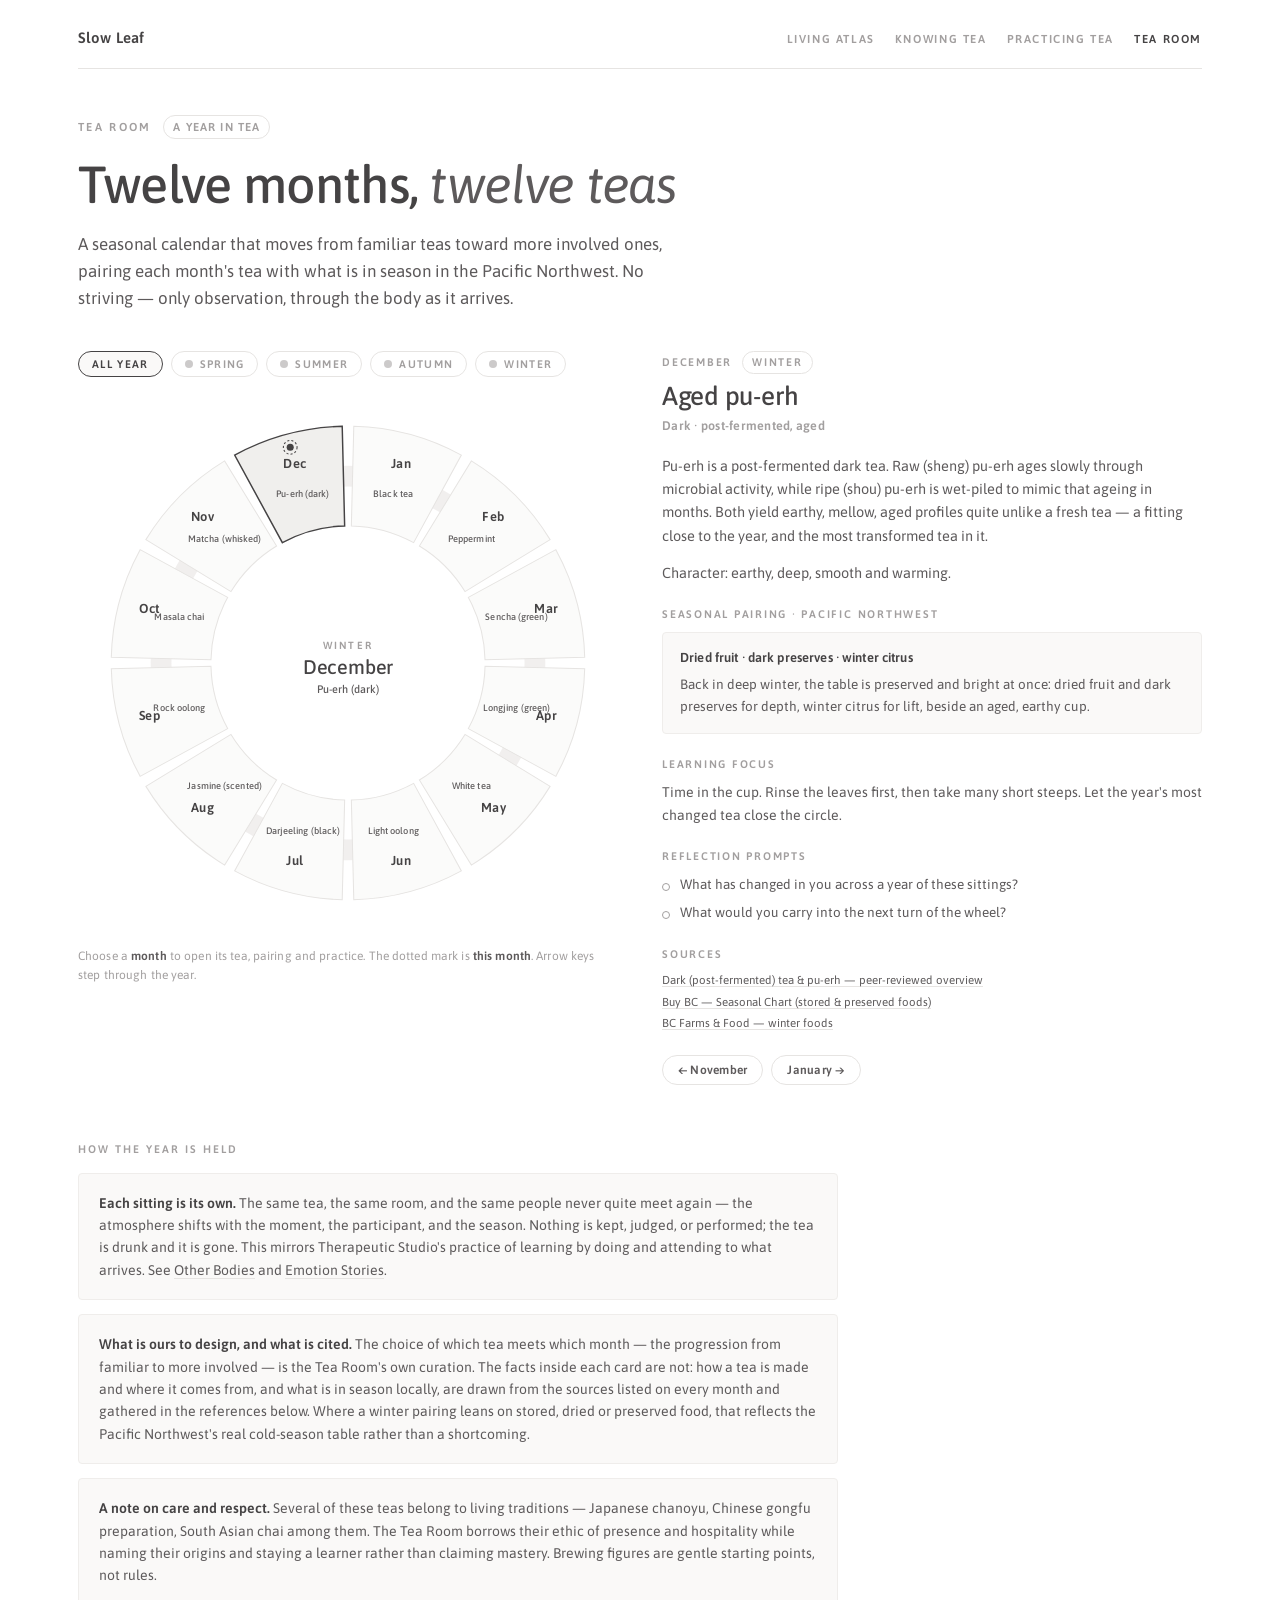
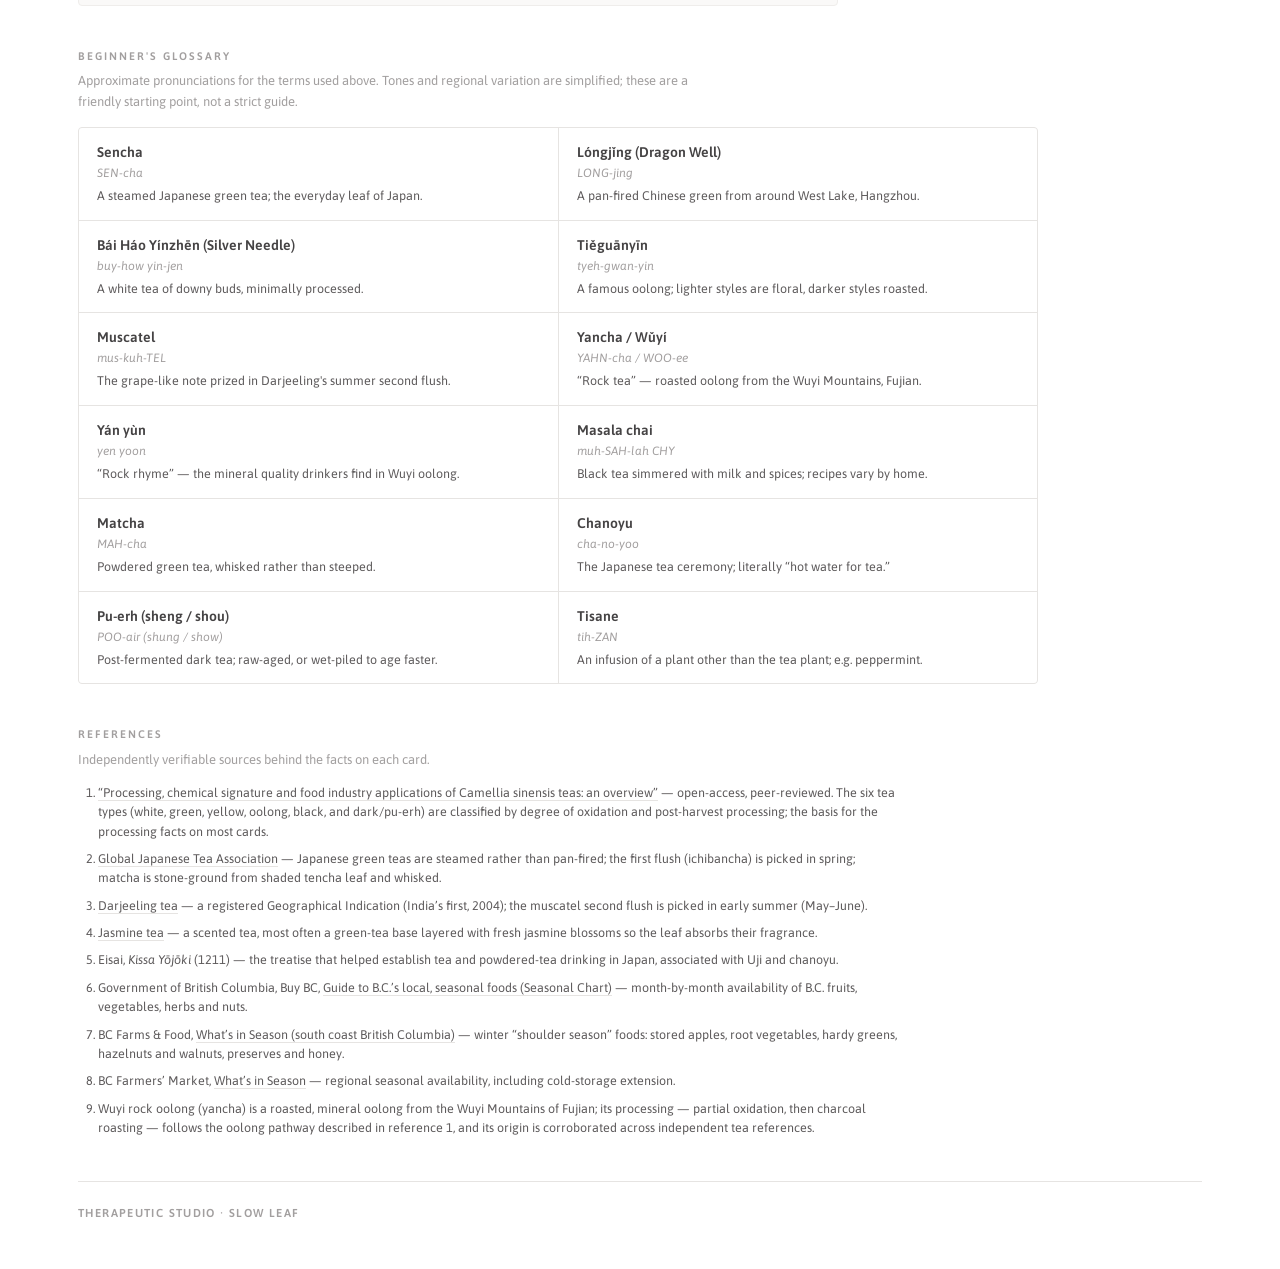
<file: tea-room.html>
<!DOCTYPE html>
<html lang="en">
<head>
<meta charset="utf-8" />
<meta name="viewport" content="width=device-width, initial-scale=1" />
<title>Tea Room · Slow Leaf</title>
<meta name="description" content="A year in tea — twelve months, twelve teas. A seasonal calendar pairing each month's tea with what is in season in the Pacific Northwest, met with unhurried attention." />
<link rel="preconnect" href="https://fonts.googleapis.com" />
<link rel="preconnect" href="https://fonts.gstatic.com" crossorigin />
<link href="https://fonts.googleapis.com/css2?family=Asap:ital,wght@0,400;0,500;0,600;1,400&display=swap" rel="stylesheet" />
<style>
  :root{
    --paper:#ffffff;--panel:#faf9f8;--ink:#5d5a5b;--ink-strong:#454344;--stone:#a29f9f;
    --hair:#e6e4e2;--hair-soft:#efedeb;--seg:#fbfbfa;--seg-dim:#f4f3f2;
    --focus:#5d5a5b;--maxw:1180px;--ease:cubic-bezier(.22,.61,.36,1);
  }
  *{box-sizing:border-box;} html,body{margin:0;padding:0;}
  body{font-family:"Asap",system-ui,-apple-system,"Segoe UI",sans-serif;color:var(--ink);
    background:var(--paper);-webkit-font-smoothing:antialiased;text-rendering:optimizeLegibility;line-height:1.6;}
  .wrap{max-width:var(--maxw);margin:0 auto;padding:0 28px;}

  /* header */
  .topbar{display:flex;align-items:baseline;justify-content:space-between;gap:16px 28px;flex-wrap:wrap;
    padding:26px 0 18px;border-bottom:1px solid var(--hair);}
  .mark{font-weight:600;font-size:15px;letter-spacing:.02em;color:var(--ink-strong);text-decoration:none;}
  .navlinks{display:flex;flex-wrap:wrap;gap:20px;}
  .navlinks a{font-size:11.5px;letter-spacing:.14em;text-transform:uppercase;color:var(--stone);
    font-weight:600;text-decoration:none;transition:color .2s var(--ease);}
  .navlinks a:hover{color:var(--ink);}
  .navlinks a[aria-current="page"]{color:var(--ink-strong);}

  .hero{padding:46px 0 12px;max-width:720px;}
  .eyebrow{display:flex;align-items:center;gap:12px;font-size:11.5px;letter-spacing:.2em;
    text-transform:uppercase;color:var(--stone);font-weight:600;margin:0 0 18px;}
  .status{border:1px solid var(--hair);border-radius:100px;padding:2px 9px;letter-spacing:.1em;}
  h1{font-weight:500;font-size:clamp(30px,4.6vw,52px);line-height:1.07;letter-spacing:-.015em;
    color:var(--ink-strong);margin:0 0 18px;}
  h1 em{font-style:italic;font-weight:400;color:var(--ink);}
  .lede{font-size:17px;max-width:620px;margin:0;color:var(--ink);}

  /* stage: wheel + panel */
  .stage{display:grid;grid-template-columns:minmax(0,1fr) minmax(0,1fr);gap:34px 44px;
    align-items:start;padding:26px 0 8px;}
  @media (max-width:860px){.stage{grid-template-columns:1fr;gap:26px;}}

  .wheelcol{position:sticky;top:16px;}
  @media (max-width:860px){.wheelcol{position:static;}}

  .filters{display:flex;flex-wrap:wrap;gap:8px;margin:0 0 16px;}
  .chip{font-family:inherit;font-size:11px;letter-spacing:.12em;text-transform:uppercase;font-weight:600;
    color:var(--stone);background:var(--paper);border:1px solid var(--hair);border-radius:100px;
    padding:6px 13px;cursor:pointer;transition:all .2s var(--ease);display:inline-flex;align-items:center;gap:7px;}
  .chip:hover{border-color:var(--stone);color:var(--ink);}
  .chip[aria-pressed="true"]{color:var(--ink-strong);border-color:var(--ink-strong);background:var(--panel);}
  .chip .dot{width:8px;height:8px;border-radius:50%;background:var(--stone);opacity:.55;}

  svg.wheel{display:block;width:100%;height:auto;overflow:visible;-webkit-user-select:none;user-select:none;}
  .seg{cursor:pointer;transition:fill .22s var(--ease),opacity .22s var(--ease);}
  .seg-fill{fill:var(--seg);stroke:var(--hair);stroke-width:1;transition:fill .22s var(--ease),stroke .22s var(--ease);}
  .seg:hover .seg-fill{fill:var(--panel);stroke:var(--stone);}
  .seg.is-selected .seg-fill{fill:#f0efed;stroke:var(--ink-strong);stroke-width:1.4;}
  .seg.dim{opacity:.32;}
  .seg-mon{font-size:12.5px;font-weight:600;letter-spacing:.04em;fill:var(--ink-strong);text-anchor:middle;dominant-baseline:middle;pointer-events:none;}
  .seg-tea{font-size:9px;font-weight:500;letter-spacing:.01em;fill:var(--ink);text-anchor:middle;dominant-baseline:middle;pointer-events:none;}
  .seg.dim .seg-mon,.seg.dim .seg-tea{fill:var(--stone);}
  .season-arc{fill:none;stroke:var(--hair-soft);stroke-width:20;opacity:.85;}
  .season-lbl{font-size:9.5px;font-weight:600;letter-spacing:.18em;text-transform:uppercase;fill:var(--stone);text-anchor:middle;dominant-baseline:middle;}
  .today-dot{fill:var(--ink-strong);}
  .hub-season{font-size:10px;font-weight:600;letter-spacing:.2em;text-transform:uppercase;fill:var(--stone);text-anchor:middle;dominant-baseline:middle;}
  .hub-mon{font-size:19px;font-weight:500;fill:var(--ink-strong);text-anchor:middle;dominant-baseline:middle;letter-spacing:-.01em;}
  .hub-tea{font-size:10.5px;font-weight:500;fill:var(--ink);text-anchor:middle;dominant-baseline:middle;}
  .seg:focus{outline:none;}
  .seg:focus-visible .seg-fill{stroke:var(--focus);stroke-width:2;}
  .wheelhint{margin:14px 0 0;font-size:12px;color:var(--stone);letter-spacing:.01em;}
  .wheelhint b{color:var(--ink);font-weight:600;}

  /* detail panel */
  .panel{min-height:200px;}
  .panel-empty{color:var(--stone);font-size:14.5px;padding:8px 0;max-width:420px;}
  .p-eyebrow{display:flex;align-items:center;gap:10px;font-size:11px;letter-spacing:.16em;text-transform:uppercase;
    color:var(--stone);font-weight:600;margin:0 0 8px;flex-wrap:wrap;}
  .p-season{border:1px solid var(--hair);border-radius:100px;padding:2px 9px;}
  .p-tea{font-size:26px;font-weight:500;color:var(--ink-strong);letter-spacing:-.01em;margin:0 0 4px;line-height:1.15;}
  .p-type{font-size:12.5px;letter-spacing:.02em;color:var(--stone);font-weight:600;margin:0 0 18px;}
  .p-body p{margin:0 0 14px;font-size:14.5px;color:var(--ink);}
  .p-sect{margin:22px 0 0;}
  .p-sect h3{font-size:11px;letter-spacing:.16em;text-transform:uppercase;color:var(--stone);font-weight:600;margin:0 0 8px;}
  .pairing{background:var(--panel);border:1px solid var(--hair-soft);border-radius:4px;padding:15px 17px;}
  .pairing .foods{font-size:13px;font-weight:600;color:var(--ink-strong);margin:0 0 6px;letter-spacing:.01em;}
  .pairing p{margin:0;font-size:13.5px;color:var(--ink);}
  .prompts{margin:8px 0 0;padding:0;list-style:none;}
  .prompts li{position:relative;padding:0 0 0 18px;margin:0 0 7px;font-size:13.5px;color:var(--ink);}
  .prompts li::before{content:"";position:absolute;left:0;top:9px;width:6px;height:6px;border:1px solid var(--stone);border-radius:50%;}
  .sources{margin:8px 0 0;padding:0;list-style:none;}
  .sources li{font-size:11.5px;color:var(--stone);margin:0 0 4px;line-height:1.5;}
  .sources a{color:var(--ink);text-decoration:none;border-bottom:1px solid var(--hair);}
  .sources a:hover{border-color:var(--stone);}
  .stepnav{display:flex;gap:8px;margin:24px 0 0;}
  .stepbtn{font-family:inherit;font-size:12px;font-weight:600;letter-spacing:.02em;color:var(--ink);
    background:var(--paper);border:1px solid var(--hair);border-radius:100px;padding:7px 15px;cursor:pointer;
    transition:all .2s var(--ease);}
  .stepbtn:hover{border-color:var(--stone);color:var(--ink-strong);}
  .stepbtn:focus-visible{outline:2px solid var(--focus);outline-offset:2px;}

  /* long-form notes */
  .notes{max-width:760px;padding:8px 0 0;}
  .notes h2{font-size:11px;letter-spacing:.18em;text-transform:uppercase;color:var(--stone);font-weight:600;margin:40px 0 4px;}
  .note{margin:14px 0 0;padding:18px 20px;background:var(--panel);border:1px solid var(--hair-soft);border-radius:4px;
    font-size:14px;color:var(--ink);}
  .note strong{color:var(--ink-strong);font-weight:600;}
  .note a{color:var(--ink);text-decoration:none;border-bottom:1px solid var(--hair);}
  .note a:hover{border-color:var(--stone);}

  /* glossary */
  .glossary{max-width:960px;padding:2px 0 0;}
  .gloss-grid{display:grid;grid-template-columns:repeat(2,1fr);gap:1px;background:var(--hair);
    border:1px solid var(--hair);border-radius:4px;overflow:hidden;margin:14px 0 0;}
  @media (max-width:680px){.gloss-grid{grid-template-columns:1fr;}}
  .gterm{background:var(--paper);padding:14px 18px;}
  .gterm .word{font-size:14px;font-weight:600;color:var(--ink-strong);margin:0;}
  .gterm .say{font-size:12px;color:var(--stone);font-style:italic;margin:1px 0 5px;}
  .gterm p{margin:0;font-size:12.5px;color:var(--ink);line-height:1.5;}

  /* references */
  .refs{max-width:820px;padding:2px 0 0;}
  .refs ol{margin:12px 0 0;padding:0 0 0 20px;}
  .refs li{font-size:12.5px;color:var(--ink);margin:0 0 8px;line-height:1.55;}
  .refs a{color:var(--ink);text-decoration:none;border-bottom:1px solid var(--hair);}
  .refs a:hover{border-color:var(--stone);}

  footer{border-top:1px solid var(--hair);padding:22px 0 46px;margin-top:44px;font-size:11.5px;
    letter-spacing:.12em;text-transform:uppercase;color:var(--stone);font-weight:600;}

  .sr-only{position:absolute;width:1px;height:1px;padding:0;margin:-1px;overflow:hidden;clip:rect(0,0,0,0);border:0;}
  @media (prefers-reduced-motion:reduce){*{transition:none!important;}}
</style>
</head>
<body>
  <div class="wrap">
    <nav class="topbar" aria-label="Slow Leaf">
      <a class="mark" href="index.html">Slow&nbsp;Leaf</a>
      <div class="navlinks">
        <a href="living-atlas.html">Living Atlas</a>
        <a href="knowing-tea.html">Knowing Tea</a>
        <a href="practicing-tea.html">Practicing Tea</a>
        <a href="tea-room.html" aria-current="page">Tea Room</a>
      </div>
    </nav>

    <header class="hero">
      <p class="eyebrow"><span>Tea Room</span><span class="status">A year in tea</span></p>
      <h1>Twelve months, <em>twelve teas</em></h1>
      <p class="lede">A seasonal calendar that moves from familiar teas toward more involved ones, pairing each month's tea with what is in season in the Pacific Northwest. No striving — only observation, through the body as it arrives.</p>
    </header>

    <section class="stage" aria-label="The year in tea">
      <div class="wheelcol">
        <div class="filters" role="group" aria-label="Filter the year by season">
          <button class="chip" data-season="all" aria-pressed="true">All year</button>
          <button class="chip" data-season="spring" aria-pressed="false"><span class="dot"></span>Spring</button>
          <button class="chip" data-season="summer" aria-pressed="false"><span class="dot"></span>Summer</button>
          <button class="chip" data-season="autumn" aria-pressed="false"><span class="dot"></span>Autumn</button>
          <button class="chip" data-season="winter" aria-pressed="false"><span class="dot"></span>Winter</button>
        </div>
        <svg class="wheel" id="wheel" viewBox="0 0 520 520" role="listbox" aria-label="Months of the year — choose a month to see its tea"></svg>
        <p class="wheelhint">Choose a <b>month</b> to open its tea, pairing and practice. The dotted mark is <b>this month</b>. Arrow keys step through the year.</p>
      </div>

      <div class="panel" id="panel" aria-live="polite">
        <p class="panel-empty" id="panel-empty">Select a month on the wheel. Each opens the month's tea, a seasonal Pacific&nbsp;Northwest pairing, a gentle learning focus, reflection prompts, and its sources.</p>
        <div id="panel-content" hidden></div>
      </div>
    </section>

    <div class="notes">
      <h2>How the year is held</h2>
      <div class="note"><strong>Each sitting is its own.</strong> The same tea, the same room, and the same people never quite meet again — the atmosphere shifts with the moment, the participant, and the season. Nothing is kept, judged, or performed; the tea is drunk and it is gone. This mirrors Therapeutic Studio's practice of learning by doing and attending to what arrives. See <a href="https://www.therapeuticstudio.ca/other-bodies" target="_blank" rel="noopener">Other Bodies</a> and <a href="https://www.therapeuticstudio.ca/other-bodies-emotion-stories" target="_blank" rel="noopener">Emotion Stories</a>.</div>
      <div class="note"><strong>What is ours to design, and what is cited.</strong> The choice of which tea meets which month — the progression from familiar to more involved — is the Tea Room's own curation. The facts inside each card are not: how a tea is made and where it comes from, and what is in season locally, are drawn from the sources listed on every month and gathered in the references below. Where a winter pairing leans on stored, dried or preserved food, that reflects the Pacific Northwest's real cold-season table rather than a shortcoming.</div>
      <div class="note"><strong>A note on care and respect.</strong> Several of these teas belong to living traditions — Japanese chanoyu, Chinese gongfu preparation, South Asian chai among them. The Tea Room borrows their ethic of presence and hospitality while naming their origins and staying a learner rather than claiming mastery. Brewing figures are gentle starting points, not rules.</div>
    </div>

    <div class="glossary">
      <h2 style="font-size:11px;letter-spacing:.18em;text-transform:uppercase;color:var(--stone);font-weight:600;margin:40px 0 4px;">Beginner's glossary</h2>
      <p style="font-size:13px;color:var(--stone);margin:6px 0 0;max-width:640px;">Approximate pronunciations for the terms used above. Tones and regional variation are simplified; these are a friendly starting point, not a strict guide.</p>
      <div class="gloss-grid" id="glossary"></div>
    </div>

    <div class="refs">
      <h2 style="font-size:11px;letter-spacing:.18em;text-transform:uppercase;color:var(--stone);font-weight:600;margin:40px 0 4px;">References</h2>
      <p style="font-size:13px;color:var(--stone);margin:6px 0 0;">Independently verifiable sources behind the facts on each card.</p>
      <ol>
        <li><a href="https://pmc.ncbi.nlm.nih.gov/articles/PMC8605308/" target="_blank" rel="noopener">&ldquo;Processing, chemical signature and food industry applications of Camellia sinensis teas: an overview&rdquo;</a> &mdash; open-access, peer-reviewed. The six tea types (white, green, yellow, oolong, black, and dark/pu-erh) are classified by degree of oxidation and post-harvest processing; the basis for the processing facts on most cards.</li>
        <li><a href="https://gjtea.org/sencha/" target="_blank" rel="noopener">Global Japanese Tea Association</a> &mdash; Japanese green teas are steamed rather than pan-fired; the first flush (ichibancha) is picked in spring; matcha is stone-ground from shaded tencha leaf and whisked.</li>
        <li><a href="https://en.wikipedia.org/wiki/Darjeeling_tea" target="_blank" rel="noopener">Darjeeling tea</a> &mdash; a registered Geographical Indication (India&rsquo;s first, 2004); the muscatel second flush is picked in early summer (May&ndash;June).</li>
        <li><a href="https://en.wikipedia.org/wiki/Jasmine_tea" target="_blank" rel="noopener">Jasmine tea</a> &mdash; a scented tea, most often a green-tea base layered with fresh jasmine blossoms so the leaf absorbs their fragrance.</li>
        <li>Eisai, <em>Kissa Y&#333;j&#333;ki</em> (1211) &mdash; the treatise that helped establish tea and powdered-tea drinking in Japan, associated with Uji and chanoyu.</li>
        <li>Government of British Columbia, Buy BC, <a href="https://buybc.gov.bc.ca/app/uploads/sites/386/2020/10/Seasonal-Chart.pdf" target="_blank" rel="noopener">Guide to B.C.&rsquo;s local, seasonal foods (Seasonal Chart)</a> &mdash; month-by-month availability of B.C. fruits, vegetables, herbs and nuts.</li>
        <li>BC Farms &amp; Food, <a href="https://bcfarmsandfood.com/whats-in-season/" target="_blank" rel="noopener">What&rsquo;s in Season (south coast British Columbia)</a> &mdash; winter &ldquo;shoulder season&rdquo; foods: stored apples, root vegetables, hardy greens, hazelnuts and walnuts, preserves and honey.</li>
        <li>BC Farmers&rsquo; Market, <a href="https://bcfarmersmarket.org/why-bc-farmers-markets/whats-in-season/" target="_blank" rel="noopener">What&rsquo;s in Season</a> &mdash; regional seasonal availability, including cold-storage extension.</li>
        <li>Wuyi rock oolong (yancha) is a roasted, mineral oolong from the Wuyi Mountains of Fujian; its processing &mdash; partial oxidation, then charcoal roasting &mdash; follows the oolong pathway described in reference&nbsp;1, and its origin is corroborated across independent tea references.</li>
      </ol>
    </div>
  </div>

  <div class="wrap"><footer>Therapeutic Studio · Slow Leaf</footer></div>

<script>
/* ---------------------------------------------------------------------------
   Tea Room — a year in tea.
   Month-to-tea assignment and reflection prompts are the Tea Room's curation.
   Every factual claim (tea processing/origin, harvest season, local seasonality)
   carries sources, listed per month and gathered in the References section.
--------------------------------------------------------------------------- */
const MONTHS = [
  { m:"January", abbr:"Jan", season:"winter", tea:"Everyday black tea", short:"Black tea",
    type:"Black · fully oxidised",
    body:[
      "Black tea is fully oxidised before drying, giving a dark liquor and a fuller, stronger cup — the most widely consumed tea type, and a common base for blends. It is where many people already feel at home, so the year begins here.",
      "Character: brisk, malty, full-bodied. It takes milk well, and stands up to just-boiled water."
    ],
    foods:"Stored apples · honey · preserves",
    pairing:"Deep winter is the Pacific Northwest's shoulder season — little grows fresh, so the table leans on what was stored and preserved from the year before. Stored apples, local honey and homemade preserves sit easily beside a warming black cup.",
    focus:"Begin with the familiar. Notice body and astringency; brew with water just off the boil. Try the cup plain, then with a little milk, and notice exactly what changes.",
    prompts:["What does \u201cstrong\u201d mean to your body here — where do you feel it?","Where does astringency land on the tongue, and how long does it stay?"],
    sources:[["Six tea types &amp; oxidation — peer-reviewed overview","https://pmc.ncbi.nlm.nih.gov/articles/PMC8605308/"],["Buy BC — Seasonal Chart (Government of B.C.)","https://buybc.gov.bc.ca/app/uploads/sites/386/2020/10/Seasonal-Chart.pdf"],["BC Farms &amp; Food — What's in Season","https://bcfarmsandfood.com/whats-in-season/"]] },

  { m:"February", abbr:"Feb", season:"winter", tea:"Peppermint infusion", short:"Peppermint",
    type:"Herbal infusion · not true tea",
    body:[
      "A tisane is an infusion of a plant other than Camellia sinensis \u2014 strictly, only the leaves of that one plant make true tea, so herbal infusions sit in a category of their own. A useful distinction to meet early. Peppermint is naturally caffeine-free.",
      "Character: cooling, clean, aromatic — the aroma arrives before the taste."
    ],
    foods:"Dried fruit · hazelnuts &amp; walnuts · honey",
    pairing:"Late winter still draws on the stored and dried table. B.C. hazelnuts and walnuts, dried fruit and honey suit a bright, caffeine-free cup that can be taken later in the day.",
    focus:"Let aroma lead. Warm the cup, breathe first, then taste. Notice how much of \u201cflavour\u201d is really smell.",
    prompts:["What memory, if any, does the aroma open?","How does a caffeine-free cup change the pace of the sitting?"],
    sources:[["Tea = Camellia sinensis; tisanes are separate — peer-reviewed overview","https://pmc.ncbi.nlm.nih.gov/articles/PMC8605308/"],["Buy BC — Seasonal Chart (Government of B.C.)","https://buybc.gov.bc.ca/app/uploads/sites/386/2020/10/Seasonal-Chart.pdf"],["BC Farms &amp; Food — winter foods","https://bcfarmsandfood.com/whats-in-season/"]] },

  { m:"March", abbr:"Mar", season:"spring", tea:"Sencha", short:"Sencha (green)",
    type:"Green · unoxidised, steamed",
    body:[
      "Green tea is made by quickly heating the leaf to halt oxidation. Japanese greens such as sencha are steamed rather than pan-fired, and the prized first flush (ichibancha) is picked in spring — so a fresh green suits the turn of the year.",
      "Character: grassy, brisk, with a clean sweetness."
    ],
    foods:"Forced rhubarb · first spring greens",
    pairing:"Early spring brings the first local rhubarb — the tart-bright edge of the season pairs with a fresh, vegetal green.",
    focus:"Cooler water, well below boiling, keeps green tea sweet rather than bitter. Keep the steep short and notice the vegetal brightness.",
    prompts:["Bitterness and sweetness — where does each one land?","What does \u201cfresh\u201d taste like to you, in specific words?"],
    sources:[["Global Japanese Tea Association — sencha, steamed, spring first flush","https://gjtea.org/sencha/"],["Six tea types &amp; oxidation — peer-reviewed overview","https://pmc.ncbi.nlm.nih.gov/articles/PMC8605308/"],["Buy BC — Seasonal Chart (rhubarb)","https://buybc.gov.bc.ca/app/uploads/sites/386/2020/10/Seasonal-Chart.pdf"]] },

  { m:"April", abbr:"Apr", season:"spring", tea:"Longjing (Dragon Well)", short:"Longjing (green)",
    type:"Green · unoxidised, pan-fired",
    body:[
      "Longjing, from the hills around West Lake in Hangzhou, is pan-fired by hand — the heat fixes the leaf and presses it into its smooth, flat blade. A classical Chinese green, made under protected-origin standards.",
      "Character: chestnut-sweet, smooth and gentle."
    ],
    foods:"Rhubarb · early greens",
    pairing:"Spring greens and rhubarb carry through April, alongside a rounder, pan-fired green that leans sweet rather than grassy.",
    focus:"Set March's steamed green beside April's pan-fired one: the same plant, two ways of fixing the leaf, two different cups.",
    prompts:["What changed between the two greens?","Which did your body prefer — and can you say why?"],
    sources:[["Living Atlas / Slow Leaf — West Lake Longjing, pan-fired","living-atlas.html"],["Six tea types &amp; oxidation — peer-reviewed overview","https://pmc.ncbi.nlm.nih.gov/articles/PMC8605308/"],["Buy BC — Seasonal Chart","https://buybc.gov.bc.ca/app/uploads/sites/386/2020/10/Seasonal-Chart.pdf"]] },

  { m:"May", abbr:"May", season:"spring", tea:"Silver Needle (Bai Hao Yinzhen)", short:"White tea",
    type:"White · minimally processed",
    body:[
      "White tea is the least processed of the true teas — young buds simply withered and dried, with very limited oxidation. The result is a delicate, sweeter cup, low in caffeine.",
      "Character: soft, downy, subtle, hay-sweet — a cup that asks you to slow down to meet it."
    ],
    foods:"First strawberries · late rhubarb",
    pairing:"Late spring turns up the first local berries; early strawberries and the last of the rhubarb suit a gentle, delicate white.",
    focus:"Subtlety asks patience. A longer, cooler steep; sit with a quiet cup and let it unfold rather than chasing intensity.",
    prompts:["What do you notice when the flavour is faint?","Does quiet ask for more attention, or less?"],
    sources:[["White tea, least processed — peer-reviewed overview","https://pmc.ncbi.nlm.nih.gov/articles/PMC8605308/"],["Buy BC — Seasonal Chart (strawberries, rhubarb)","https://buybc.gov.bc.ca/app/uploads/sites/386/2020/10/Seasonal-Chart.pdf"],["BC Farmers' Market — What's in Season","https://bcfarmersmarket.org/why-bc-farmers-markets/whats-in-season/"]] },

  { m:"June", abbr:"Jun", season:"summer", tea:"Tieguanyin (light oolong)", short:"Light oolong",
    type:"Oolong · partially oxidised, lighter end",
    body:[
      "Oolong sits between green and black, partially oxidised across a wide range. Lighter oolongs such as a greener Tieguanyin keep fresh, floral, orchid-like notes, and are enjoyed over several short infusions.",
      "Character: floral, creamy, fragrant."
    ],
    foods:"Peak local strawberries",
    pairing:"June is the height of the local strawberry season — ripe, fragrant berries beside a floral, lightly oxidised oolong.",
    focus:"Oxidation is a spectrum, not a switch. Brew several short steeps from the same leaves and watch how the cup changes across infusions.",
    prompts:["How does the tea shift between the first and third steep?","Which do you prefer — the opening or the later cups?"],
    sources:[["Oolong, partial oxidation — peer-reviewed overview","https://pmc.ncbi.nlm.nih.gov/articles/PMC8605308/"],["Living Atlas / Slow Leaf — Fujian oolong, repeated short steeps","living-atlas.html"],["Buy BC — Seasonal Chart (strawberries)","https://buybc.gov.bc.ca/app/uploads/sites/386/2020/10/Seasonal-Chart.pdf"]] },

  { m:"July", abbr:"Jul", season:"summer", tea:"Darjeeling second flush", short:"Darjeeling (black)",
    type:"Black · single-origin, summer flush",
    body:[
      "Darjeeling's celebrated muscatel second flush is picked in summer in the cool, misty Himalayan foothills. Darjeeling was the first product in India to receive a Geographical Indication.",
      "Character: a distinctive muscatel note, brisk and aromatic — lighter and more perfumed than an everyday black."
    ],
    foods:"Cherries · raspberries",
    pairing:"B.C. cherries and raspberries reach their peak in July — summer fruit beside a bright, muscatel summer-flush black.",
    focus:"Terroir and season. This is the same category as January's black, yet a different world: notice how place and flush reshape a single type of tea.",
    prompts:["What separates this black from January's?","Can you find the \u201cmuscatel\u201d note the tea is known for?"],
    sources:[["Darjeeling tea — registered GI &amp; muscatel second flush","https://en.wikipedia.org/wiki/Darjeeling_tea"],["Six tea types &amp; oxidation — peer-reviewed overview","https://pmc.ncbi.nlm.nih.gov/articles/PMC8605308/"],["Buy BC — Seasonal Chart (cherries, raspberries)","https://buybc.gov.bc.ca/app/uploads/sites/386/2020/10/Seasonal-Chart.pdf"]] },

  { m:"August", abbr:"Aug", season:"summer", tea:"Jasmine tea", short:"Jasmine (scented)",
    type:"Scented tea · green tea with jasmine",
    body:[
      "Jasmine tea is a scented tea: a finished tea \u2014 most often green \u2014 is layered with fresh jasmine blossoms so the leaf slowly takes on their fragrance, and the spent flowers are then removed.",
      "Character: floral, fragrant, softly sweet — and lovely cold-brewed in the summer heat."
    ],
    foods:"Blueberries · blackberries",
    pairing:"High summer is berry season on the coast; local blueberries and blackberries suit a fragrant, floral cup, hot or cold.",
    focus:"Aroma versus taste. Cold-brew a batch through the day and notice how scent still carries even when the cup is cool.",
    prompts:["Can you separate what you smell from what you taste?","Does temperature change which one leads?"],
    sources:[["Jasmine tea — green-tea base scented with jasmine blossoms","https://en.wikipedia.org/wiki/Jasmine_tea"],["Buy BC — Seasonal Chart (blueberries, blackberries)","https://buybc.gov.bc.ca/app/uploads/sites/386/2020/10/Seasonal-Chart.pdf"],["BC Farms &amp; Food — summer fruit","https://bcfarmsandfood.com/whats-in-season/"]] },

  { m:"September", abbr:"Sep", season:"autumn", tea:"Wuyi rock oolong (yancha)", short:"Rock oolong",
    type:"Oolong · more oxidised &amp; charcoal-roasted",
    body:[
      "Wuyi \u201crock\u201d oolongs (yancha) grow among the cliffs of Fujian's Wuyi Mountains. Medium-to-heavy oxidation and charcoal roasting give them a mineral character drinkers call yan yun, \u201crock rhyme\u201d — the deeper end of the oolong spectrum.",
      "Character: roasted, mineral, dark-fruited, with a long returning sweetness."
    ],
    foods:"Pears · apples · plums",
    pairing:"Early autumn brings the orchard fruit — pears, the first apples, and plums — beside a roasted, warming oolong as the light turns.",
    focus:"Roast and depth. Meet the far end of oolong and notice how fire, not just oxidation, shapes the leaf. Rinse the leaves, then steep short and often.",
    prompts:["Where do you feel \u201cwarmth\u201d — in flavour, in memory, in the body?","Does the bitterness turn to sweetness, and how quickly?"],
    sources:[["Oolong processing &amp; oxidation — peer-reviewed overview","https://pmc.ncbi.nlm.nih.gov/articles/PMC8605308/"],["Living Atlas / Slow Leaf — Fujian oolong, mineral character","living-atlas.html"],["Buy BC — Seasonal Chart (pears, apples, plums)","https://buybc.gov.bc.ca/app/uploads/sites/386/2020/10/Seasonal-Chart.pdf"]] },

  { m:"October", abbr:"Oct", season:"autumn", tea:"Masala chai", short:"Masala chai",
    type:"Spiced black tea · blend, with milk",
    body:[
      "Masala chai is black tea simmered with milk and spices. Recipes vary widely from household to household and region to region across South Asia — there is no single \u201ccorrect\u201d blend, which is part of its warmth.",
      "Character: warming, spiced, comforting; body and sweetness carried by the milk."
    ],
    foods:"Roasted squash &amp; pumpkin · hazelnuts",
    pairing:"Mid-autumn is squash and pumpkin season, with the hazelnut harvest in; roasted, spiced flavours meet a spiced, milky cup.",
    focus:"Blending and hospitality. Notice how milk and spice change body and mouthfeel, and hold in mind the households the drink comes from.",
    prompts:["What does \u201ccomfort\u201d taste like, precisely?","How does milk change where you feel the tea?"],
    sources:[["Black tea base — peer-reviewed overview","https://pmc.ncbi.nlm.nih.gov/articles/PMC8605308/"],["Buy BC — Seasonal Chart (squash, pumpkin, nuts)","https://buybc.gov.bc.ca/app/uploads/sites/386/2020/10/Seasonal-Chart.pdf"],["BC Farms &amp; Food — autumn foods","https://bcfarmsandfood.com/whats-in-season/"]] },

  { m:"November", abbr:"Nov", season:"autumn", tea:"Matcha", short:"Matcha (whisked)",
    type:"Green · shade-grown, stone-ground, whisked",
    body:[
      "Matcha is powdered green tea, made from shaded leaf (tencha) that is stone-ground and then whisked in a bowl rather than steeped. It sits at the centre of Japanese chanoyu, the tea ceremony, whose spirit turns on presence and hospitality.",
      "Character: vivid, creamy, savoury-sweet umami, with a lingering finish."
    ],
    foods:"Cranberries · hazelnuts · stored apples",
    pairing:"Late autumn is cranberry season on the coast; tart cranberries, hazelnuts and stored apples meet a bowl of whisked green as the year turns inward.",
    focus:"A different preparation entirely — whisk, don't steep. Let the ceremony's small, exact gestures stand in for a longer pause.",
    prompts:["What does undivided attention feel like in the body?","Does the making change how the tea tastes?"],
    sources:[["Global Japanese Tea Association — matcha &amp; chanoyu; Eisai, Kissa Yōjōki (1211)","https://gjtea.org/"],["Living Atlas / Slow Leaf — Uji, shaded &amp; stone-ground","living-atlas.html"],["Buy BC — Seasonal Chart (cranberries, apples)","https://buybc.gov.bc.ca/app/uploads/sites/386/2020/10/Seasonal-Chart.pdf"]] },

  { m:"December", abbr:"Dec", season:"winter", tea:"Aged pu-erh", short:"Pu-erh (dark)",
    type:"Dark · post-fermented, aged",
    body:[
      "Pu-erh is a post-fermented dark tea. Raw (sheng) pu-erh ages slowly through microbial activity, while ripe (shou) pu-erh is wet-piled to mimic that ageing in months. Both yield earthy, mellow, aged profiles quite unlike a fresh tea — a fitting close to the year, and the most transformed tea in it.",
      "Character: earthy, deep, smooth and warming."
    ],
    foods:"Dried fruit · dark preserves · winter citrus",
    pairing:"Back in deep winter, the table is preserved and bright at once: dried fruit and dark preserves for depth, winter citrus for lift, beside an aged, earthy cup.",
    focus:"Time in the cup. Rinse the leaves first, then take many short steeps. Let the year's most changed tea close the circle.",
    prompts:["What has changed in you across a year of these sittings?","What would you carry into the next turn of the wheel?"],
    sources:[["Dark (post-fermented) tea &amp; pu-erh — peer-reviewed overview","https://pmc.ncbi.nlm.nih.gov/articles/PMC8605308/"],["Buy BC — Seasonal Chart (stored &amp; preserved foods)","https://buybc.gov.bc.ca/app/uploads/sites/386/2020/10/Seasonal-Chart.pdf"],["BC Farms &amp; Food — winter foods","https://bcfarmsandfood.com/whats-in-season/"]] }
];

const SEASON_LABEL = {spring:"Spring",summer:"Summer",autumn:"Autumn",winter:"Winter"};

const GLOSSARY = [
  ["Sencha","SEN-cha","A steamed Japanese green tea; the everyday leaf of Japan."],
  ["L\u00f3ngj\u01d0ng (Dragon Well)","LONG-jing","A pan-fired Chinese green from around West Lake, Hangzhou."],
  ["B\u00e1i H\u00e1o Y\u00ednzh\u0113n (Silver Needle)","buy-how yin-jen","A white tea of downy buds, minimally processed."],
  ["Ti\u011bgu\u0101ny\u012bn","tyeh-gwan-yin","A famous oolong; lighter styles are floral, darker styles roasted."],
  ["Muscatel","mus-kuh-TEL","The grape-like note prized in Darjeeling's summer second flush."],
  ["Yancha / W\u01d4y\u00ed","YAHN-cha / WOO-ee","\u201cRock tea\u201d — roasted oolong from the Wuyi Mountains, Fujian."],
  ["Y\u00e1n y\u00f9n","yen yoon","\u201cRock rhyme\u201d — the mineral quality drinkers find in Wuyi oolong."],
  ["Masala chai","muh-SAH-lah CHY","Black tea simmered with milk and spices; recipes vary by home."],
  ["Matcha","MAH-cha","Powdered green tea, whisked rather than steeped."],
  ["Chanoyu","cha-no-yoo","The Japanese tea ceremony; literally \u201chot water for tea.\u201d"],
  ["Pu-erh (sheng / shou)","POO-air (shung / show)","Post-fermented dark tea; raw-aged, or wet-piled to age faster."],
  ["Tisane","tih-ZAN","An infusion of a plant other than the tea plant; e.g. peppermint."]
];

/* ---- geometry helpers ---- */
const CX=260, CY=260, R_OUT=228, R_IN=132, GAP=1.4;
const SVGNS="http://www.w3.org/2000/svg";
function pol(cx,cy,r,deg){const a=(deg-90)*Math.PI/180;return[cx+r*Math.cos(a),cy+r*Math.sin(a)];}
function segPath(i){
  const a0=i*30+GAP, a1=(i+1)*30-GAP;
  const [x0o,y0o]=pol(CX,CY,R_OUT,a0),[x1o,y1o]=pol(CX,CY,R_OUT,a1);
  const [x1i,y1i]=pol(CX,CY,R_IN,a1),[x0i,y0i]=pol(CX,CY,R_IN,a0);
  return `M ${x0o} ${y0o} A ${R_OUT} ${R_OUT} 0 0 1 ${x1o} ${y1o} L ${x1i} ${y1i} A ${R_IN} ${R_IN} 0 0 0 ${x0i} ${y0i} Z`;
}
function mk(tag,attrs){const e=document.createElementNS(SVGNS,tag);for(const k in attrs)e.setAttribute(k,attrs[k]);return e;}

/* ---- build wheel ---- */
const wheel=document.getElementById("wheel");
const todayMonth=new Date().getMonth(); // 0..11
let selected=todayMonth;
let activeSeason="all";
const segEls=[];

// season background arcs (each season spans its three months)
const seasonSpan={winter:[11,0,1],spring:[2,3,4],summer:[5,6,7],autumn:[8,9,10]};
Object.keys(seasonSpan).forEach(s=>{
  const months=seasonSpan[s];
  // arc from start of first month to end of last (handle winter wrap Dec->Feb)
  let startM=months[0], endM=months[2];
  let a0=startM*30, a1=(endM+1)*30;
  if(s==="winter"){a0=11*30; a1=(1+1)*30+360;} // 330deg -> 420deg (wrap)
  const rArc=(R_OUT+R_IN)/2;
  const [xs,ys]=pol(CX,CY,rArc,a0+3),[xe,ye]=pol(CX,CY,rArc,a1-3);
  const large=(a1-a0-6)>180?1:0;
  const arc=mk("path",{d:`M ${xs} ${ys} A ${rArc} ${rArc} 0 ${large} 1 ${xe} ${ye}`,class:"season-arc","data-season-arc":s});
  wheel.appendChild(arc);
});

MONTHS.forEach((mo,i)=>{
  const g=mk("g",{class:"seg","data-i":i,role:"option",tabindex:"-1","aria-label":mo.m+" — "+mo.tea,"aria-selected":"false"});
  const p=mk("path",{d:segPath(i),class:"seg-fill"});
  g.appendChild(p);
  const midA=i*30+15;
  const [tx,ty]=pol(CX,CY,(R_OUT+R_IN)/2+18,midA);
  const [sx,sy]=pol(CX,CY,(R_OUT+R_IN)/2-12,midA);
  const tMon=mk("text",{x:tx,y:ty,class:"seg-mon"}); tMon.textContent=mo.abbr;
  const tTea=mk("text",{x:sx,y:sy,class:"seg-tea"}); tTea.textContent=mo.short;
  g.appendChild(tMon); g.appendChild(tTea);
  // today marker (dotted-style small ring) near outer edge
  if(i===todayMonth){
    const [dx,dy]=pol(CX,CY,R_OUT-13,midA);
    const dot=mk("circle",{cx:dx,cy:dy,r:"3.4",class:"today-dot"});
    g.appendChild(dot);
    const ring=mk("circle",{cx:dx,cy:dy,r:"6.6",fill:"none",stroke:"var(--ink-strong)","stroke-width":"1","stroke-dasharray":"2 2"});
    g.appendChild(ring);
  }
  g.addEventListener("click",()=>select(i));
  g.addEventListener("keydown",onKey);
  wheel.appendChild(g);
  segEls.push(g);
});

// hub (center)
const hubSeason=mk("text",{x:CX,y:CY-16,class:"hub-season"});
const hubMon=mk("text",{x:CX,y:CY+6,class:"hub-mon"});
const hubTea=mk("text",{x:CX,y:CY+26,class:"hub-tea"});
wheel.appendChild(hubSeason);wheel.appendChild(hubMon);wheel.appendChild(hubTea);

function onKey(e){
  const i=+e.currentTarget.getAttribute("data-i");
  if(e.key==="Enter"||e.key===" "){e.preventDefault();select(i);}
  else if(e.key==="ArrowRight"||e.key==="ArrowDown"){e.preventDefault();select((i+1)%12);segEls[selected].focus();}
  else if(e.key==="ArrowLeft"||e.key==="ArrowUp"){e.preventDefault();select((i+11)%12);segEls[selected].focus();}
}

/* ---- filters ---- */
document.querySelectorAll(".chip").forEach(chip=>{
  chip.addEventListener("click",()=>{
    activeSeason=chip.getAttribute("data-season");
    document.querySelectorAll(".chip").forEach(c=>c.setAttribute("aria-pressed",c===chip?"true":"false"));
    applyFilter();
  });
});
function applyFilter(){
  segEls.forEach((g,i)=>{
    const dim=activeSeason!=="all" && MONTHS[i].season!==activeSeason;
    g.classList.toggle("dim",dim);
  });
  document.querySelectorAll("[data-season-arc]").forEach(a=>{
    const s=a.getAttribute("data-season-arc");
    a.style.opacity=(activeSeason==="all"||activeSeason===s)?"0.85":"0.28";
  });
}

/* ---- selection + panel ---- */
const panelEmpty=document.getElementById("panel-empty");
const panelContent=document.getElementById("panel-content");

function select(i){
  selected=i;
  const mo=MONTHS[i];
  segEls.forEach((g,j)=>{
    g.classList.toggle("is-selected",j===i);
    g.setAttribute("aria-selected",j===i?"true":"false");
    g.setAttribute("tabindex",j===i?"0":"-1");
  });
  hubSeason.textContent=SEASON_LABEL[mo.season];
  hubMon.textContent=mo.m;
  hubTea.textContent=mo.short;

  const bodyHtml=mo.body.map(p=>`<p>${p}</p>`).join("");
  const promptsHtml=mo.prompts.map(p=>`<li>${p}</li>`).join("");
  const srcHtml=mo.sources.map(s=>`<li><a href="${s[1]}" target="_blank" rel="noopener">${s[0]}</a></li>`).join("");

  panelContent.innerHTML=`
    <p class="p-eyebrow"><span>${mo.m}</span><span class="p-season">${SEASON_LABEL[mo.season]}</span></p>
    <h2 class="p-tea">${mo.tea}</h2>
    <p class="p-type">${mo.type}</p>
    <div class="p-body">${bodyHtml}</div>

    <div class="p-sect">
      <h3>Seasonal pairing · Pacific Northwest</h3>
      <div class="pairing">
        <p class="foods">${mo.foods}</p>
        <p>${mo.pairing}</p>
      </div>
    </div>

    <div class="p-sect">
      <h3>Learning focus</h3>
      <p style="margin:0;font-size:14px;color:var(--ink);">${mo.focus}</p>
    </div>

    <div class="p-sect">
      <h3>Reflection prompts</h3>
      <ul class="prompts">${promptsHtml}</ul>
    </div>

    <div class="p-sect">
      <h3>Sources</h3>
      <ul class="sources">${srcHtml}</ul>
    </div>

    <div class="stepnav">
      <button class="stepbtn" id="prevM">\u2190 ${MONTHS[(i+11)%12].m}</button>
      <button class="stepbtn" id="nextM">${MONTHS[(i+1)%12].m} \u2192</button>
    </div>
  `;
  panelEmpty.hidden=true;
  panelContent.hidden=false;
  document.getElementById("prevM").addEventListener("click",()=>{select((i+11)%12);});
  document.getElementById("nextM").addEventListener("click",()=>{select((i+1)%12);});
}

/* ---- glossary ---- */
const gEl=document.getElementById("glossary");
GLOSSARY.forEach(([word,say,desc])=>{
  const d=document.createElement("div");
  d.className="gterm";
  d.innerHTML=`<p class="word">${word}</p><p class="say">${say}</p><p>${desc}</p>`;
  gEl.appendChild(d);
});

/* ---- init: open today's month ---- */
applyFilter();
select(todayMonth);
segEls[todayMonth].setAttribute("tabindex","0");
</script>
</body>
</html>
</file>
